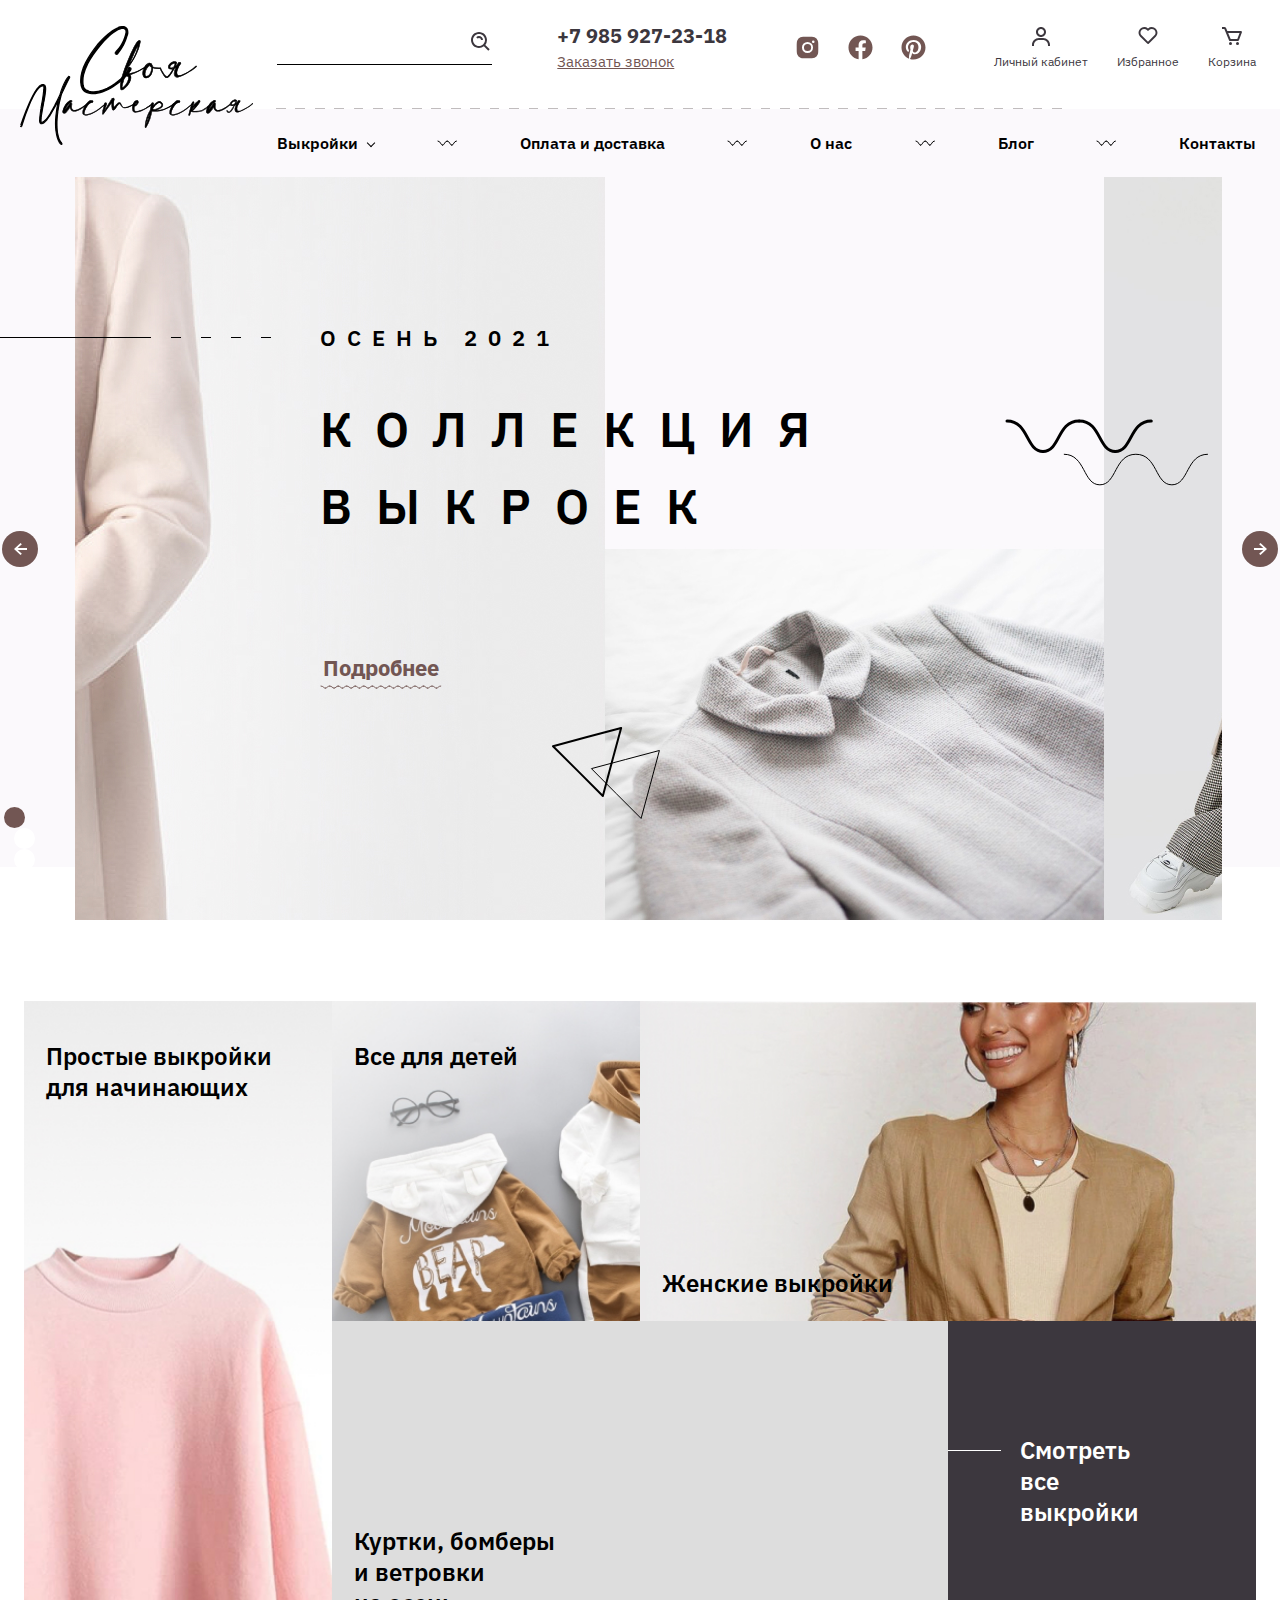
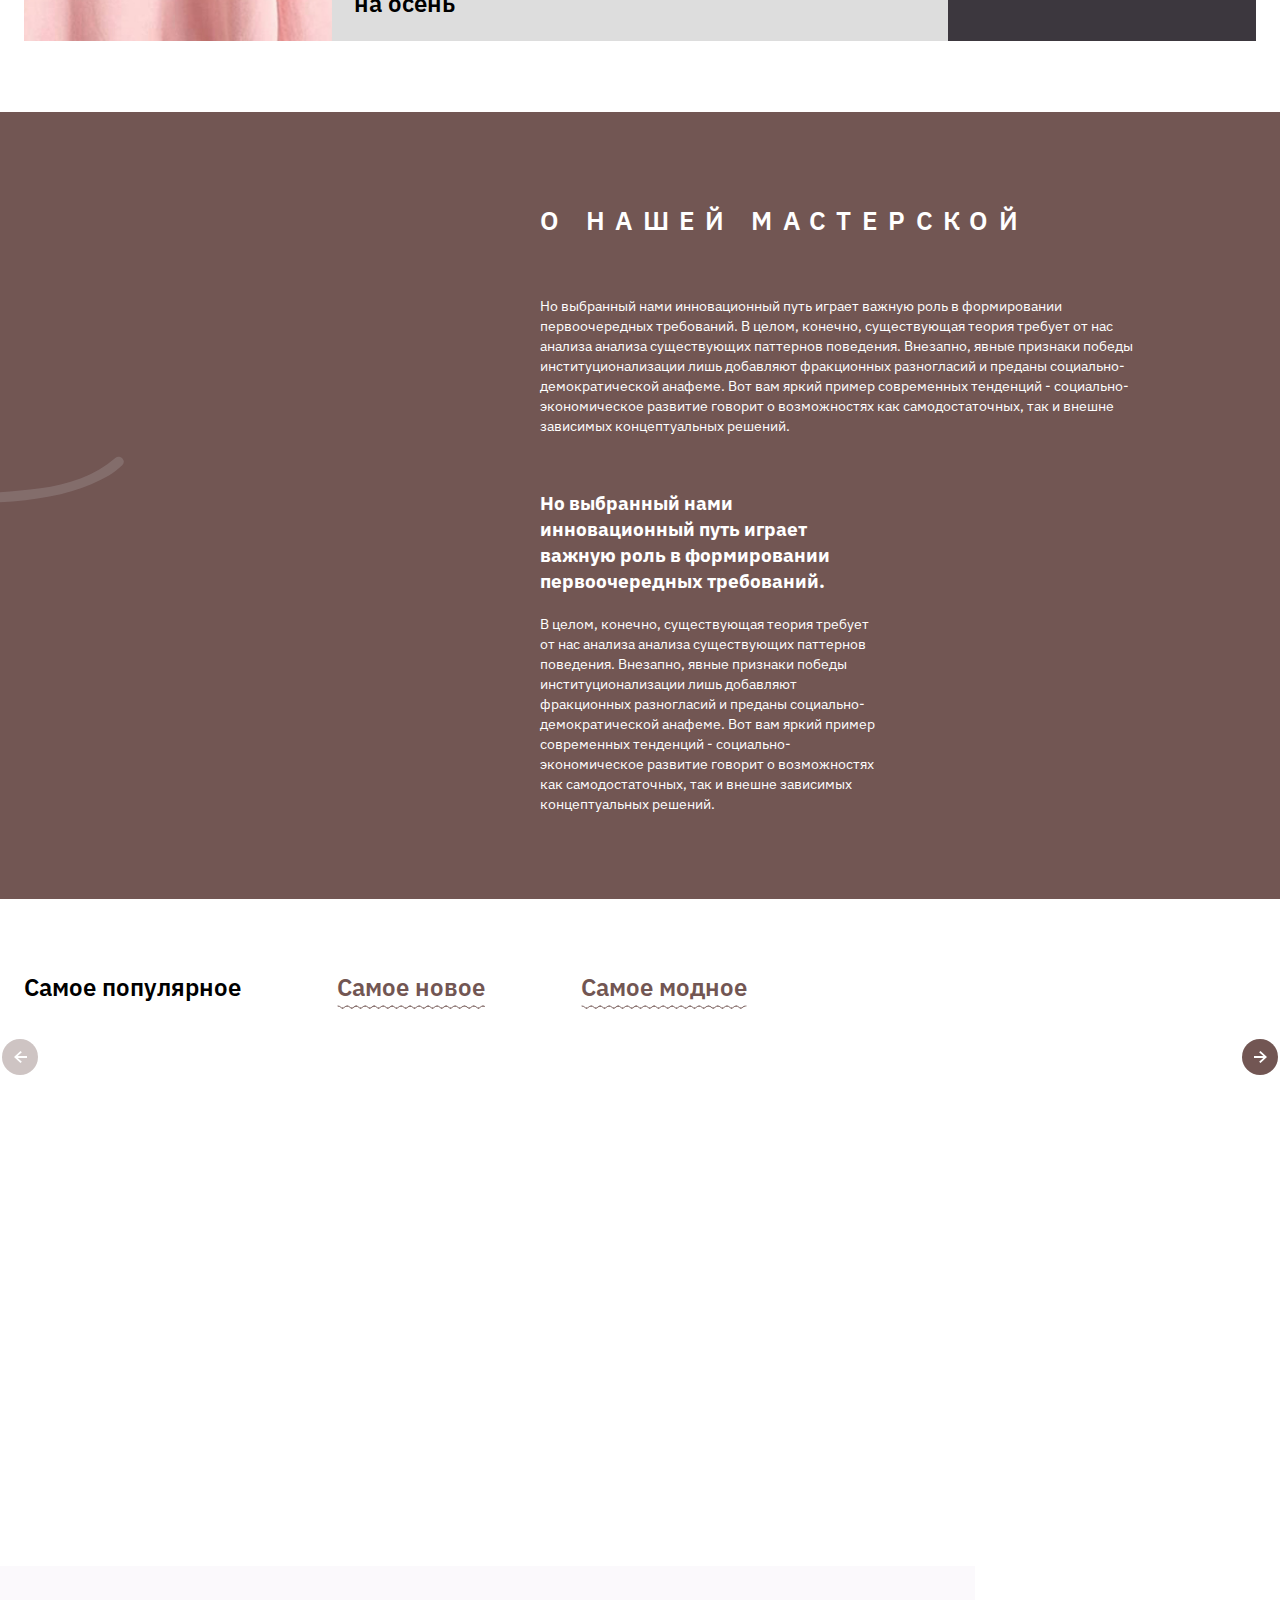
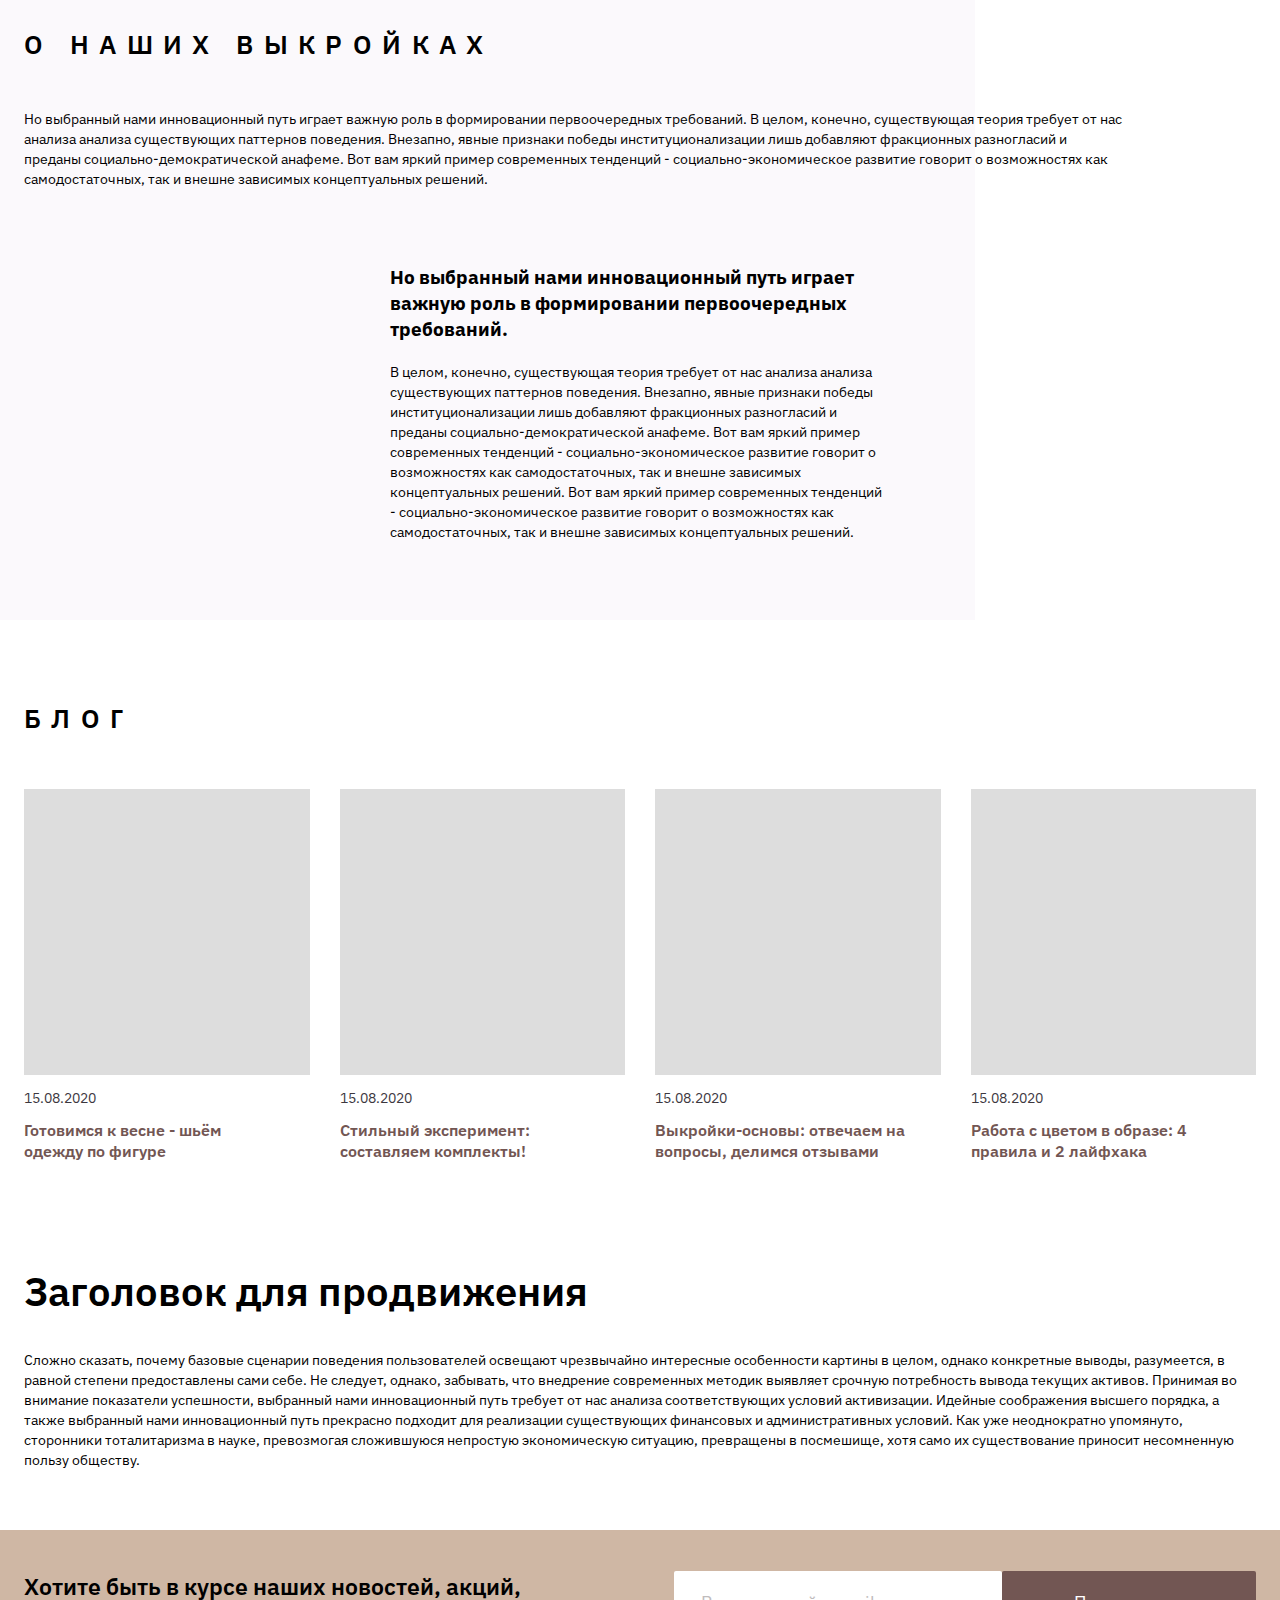
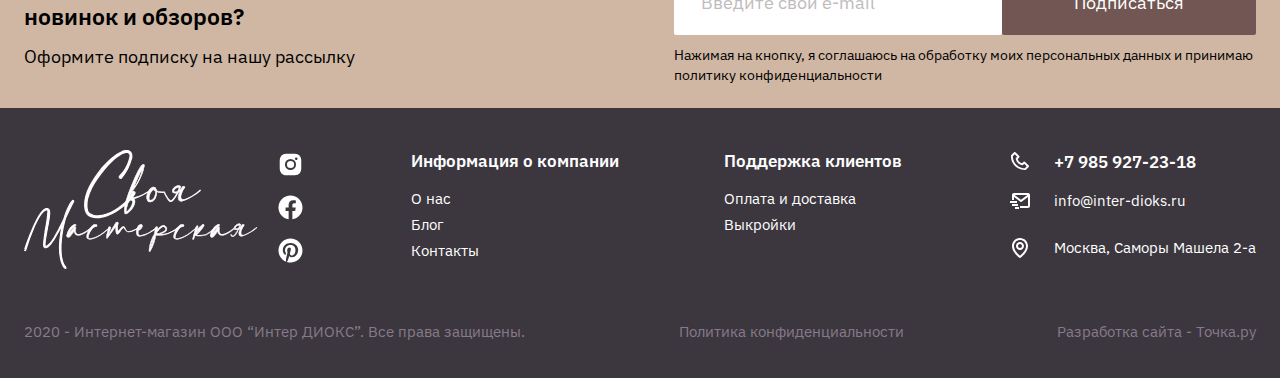
<file: index.html>
<!DOCTYPE html>
<html lang="ru">
	<head>
		<meta http-equiv="Content-Type" content="text/html; charset=utf-8">

		<!-- Адаптирование страницы для мобильных устройств -->
		<meta name="viewport" content="width=device-width, initial-scale=1, maximum-scale=1">

		<!-- Запрет распознования номера телефона -->
		<meta name="format-detection" content="telephone=no">
		<meta name="SKYPE_TOOLBAR" content ="SKYPE_TOOLBAR_PARSER_COMPATIBLE">

		<!-- Заголовок страницы -->
		<title>Заголовок страницы</title>

		<!-- Данное значение часто используют(использовали) поисковые системы -->
		<meta name="description" content="">
		<meta name="keywords" content="">

		<!-- Традиционная иконка сайта, размер 16x16, прозрачность поддерживается. Рекомендуемый формат: .ico или .png -->
		<link rel="shortcut icon" href="favicon.ico">

		<!-- Изменение цвета панели моб. браузера -->
		<meta name="msapplication-TileColor" content="#725653">
		<meta name="theme-color" content="#725653">

		<!-- Подключение шрифтов с гугла -->
		<link rel="preconnect" href="https://fonts.gstatic.com">
		<link href="https://fonts.googleapis.com/css2?family=IBM+Plex+Sans:ital,wght@0,100;0,200;0,300;0,400;0,500;0,600;0,700;1,100;1,200;1,300;1,400;1,500;1,600;1,700&display=swap" rel="stylesheet">

		<!-- Подключение файлов стилей -->
		<link rel="stylesheet" href="https://unpkg.com/swiper/swiper-bundle.min.css">
		<link rel="stylesheet" href="css/swiper.css">
		<link rel="stylesheet" href="css/fancybox.css">
		<link rel="stylesheet" href="css/styles.css">

		<link rel="stylesheet" href="css/response_1279.css" media="print, (max-width: 1279px)">
		<link rel="stylesheet" href="css/response_1023.css" media="print, (max-width: 1023px)">
		<link rel="stylesheet" href="css/response_767.css" media="print, (max-width: 767px)">
		<link rel="stylesheet" href="css/response_479.css" media="(max-width: 479px)">
	</head>

	<body>
		<div class="wrap">
			<div class="main">
				<header>
					<button class="close"></button>

					<div class="mob_scroll">
						<div class="info">
							<div class="cont row">
								<div class="logo">
									<img src="images/logo.svg" alt="">
								</div>

								<div class="search">
									<form action="">
										<input type="text" name="" value="" class="input">

										<button type="submit" class="submit_btn">
											<svg class="icon"><use xlink:href="images/sprite.svg#ic_search"></use></svg>
										</button>
									</form>
								</div>

								<div class="contacts">
									<div class="phone">
										<a href="tel:+79859272318">+7 985 927-23-18</a>
									</div>

									<button class="callback_btn modal_link" data-content="#callback_modal">Заказать звонок</button>
								</div>

								<div class="socials">
									<a href="/" target="_blank" rel="noopener nofollow" class="instagram_link">
										<svg class="icon"><use xlink:href="images/sprite.svg#ic_instagram"></use></svg>
									</a>

									<a href="/" target="_blank" rel="noopener nofollow" class="facebook_link">
										<svg class="icon"><use xlink:href="images/sprite.svg#ic_facebook"></use></svg>
									</a>

									<a href="/" target="_blank" rel="noopener nofollow" class="pinterest_link">
										<svg class="icon"><use xlink:href="images/sprite.svg#ic_pinterest"></use></svg>
									</a>
								</div>

								<div class="links">
									<div class="account">
										<button class="link modal_link" data-content="#login_modal">
											<div class="icon">
												<svg><use xlink:href="images/sprite.svg#ic_user"></use></svg>
											</div>
											<div>Личный кабинет</div>
										</button>
									</div>

									<div class="favorite">
										<a href="/" class="link">
											<div class="icon">
												<svg><use xlink:href="images/sprite.svg#ic_favorite"></use></svg>
											</div>
											<div>Избранное</div>
										</a>
									</div>

									<div class="cart">
										<a href="/" class="link">
											<div class="icon">
												<svg><use xlink:href="images/sprite.svg#ic_cart"></use></svg>
											</div>
											<div>Корзина</div>
										</a>
									</div>
								</div>
							</div>
						</div>


						<div class="bottom">
							<div class="cont">
								<nav class="menu row">
									<div class="item">
										<a href="/" class="sub_link">
											Выкройки<span class="arr"></span>
										</a>

										<div class="sub_menu">
											<div class="row tabs_container">
												<div class="tabs">
													<button data-content="#sub_menu1_tab1" data-level="level1" class="active">ЖЕНСКИЕ ВЫКРОЙКИ</button>

													<button data-content="#sub_menu1_tab2" data-level="level1">МУЖСКИЕ ВЫКРОЙКИ</button>

													<button data-content="#sub_menu3_tab2" data-level="level1">ДЕТСКИЕ ВЫКРОЙКИ</button>
												</div>


												<div class="tab_content level1 active" id="sub_menu1_tab1">
													<div class="items">
														<div><a href="/">Коллекции</a></div>
														<div><a href="/">Бесплатные выкройки</a></div>
														<div><a href="/">Выкройки с подробным описанием пошива с фотографиями</a></div>
														<div><a href="/">Коллаборация с блогерами</a></div>
														<div><a href="/">Выкройки для начинающих</a></div>
														<div><a href="/">Шьем из трикотажа</a></div>
														<div><a href="/">Базовые лекала</a></div>
														<div><a href="/">Для дома</a></div>
														<div><a href="/">Для офиса</a></div>
														<div><a href="/">Для спорта</a></div>
														<div><a href="/">Комплекты</a></div>
														<div><a href="/">Выкройки с краткой последовательностью сборки изделия</a></div>
														<div><a href="/">Приспособления для шитья</a></div>
														<div><a href="/">Шаблоны для иллюстрации</a></div>
														<div><a href="/">Выкройки для печати на плоттере</a></div>
														<div><a href="/">Распродажа</a></div>
													</div>
												</div>


												<div class="tab_content level1" id="sub_menu1_tab2">

												</div>


												<div class="tab_content level1" id="sub_menu1_tab3">

												</div>
											</div>
										</div>
									</div>

									<svg class="sep"><use xlink:href="images/sprite.svg#ic_wave"></use></svg>

									<div class="item">
										<a href="/">Оплата и доставка</a>
									</div>

									<svg class="sep"><use xlink:href="images/sprite.svg#ic_wave"></use></svg>

									<div class="item">
										<a href="/">О нас</a>
									</div>

									<svg class="sep"><use xlink:href="images/sprite.svg#ic_wave"></use></svg>

									<div class="item">
										<a href="/">Блог</a>
									</div>

									<svg class="sep"><use xlink:href="images/sprite.svg#ic_wave"></use></svg>

									<div class="item">
										<a href="/">Контакты</a>
									</div>
								</nav>
							</div>
						</div>
					</div>
				</header>


				<section class="mob_header">
					<div class="cont">
						<a href="/" class="logo">
							<img src="images/logo.svg" alt="">
						</a>

						<div class="contacts">
							<div class="phone">
								<a href="tel:+79859272318">+7 985 927-23-18</a>
							</div>

							<button class="callback_btn modal_link" data-content="#callback_modal">Заказать звонок</button>
						</div>

						<div class="links">
							<div class="search modal_cont">
								<button class="link mini_modal_btn" data-modal-id="#mob_search_modal">
									<svg><use xlink:href="images/sprite.svg#ic_search"></use></svg>
								</button>

								<div class="mini_modal" id="mob_search_modal">
									<form action="">
										<input type="text" name="" value="" class="input">

										<button type="submit" class="submit_btn">
											<svg class="icon"><use xlink:href="images/sprite.svg#ic_search"></use></svg>
										</button>
									</form>
								</div>
							</div>

							<div class="account">
								<button class="link modal_link" data-content="#login_modal">
									<svg><use xlink:href="images/sprite.svg#ic_user"></use></svg>
								</button>
							</div>

							<div class="favorite">
								<a href="/" class="link">
									<svg><use xlink:href="images/sprite.svg#ic_favorite"></use></svg>
								</a>
							</div>

							<div class="cart">
								<a href="/" class="link">
									<svg><use xlink:href="images/sprite.svg#ic_cart"></use></svg>
								</a>
							</div>
						</div>

						<button class="mob_menu_btn">
							<span></span>
						</button>
					</div>
				</section>


				<section class="main_slider">
					<div class="swiper-container">
						<div class="swiper-wrapper">
							<div class="slide swiper-slide">
								<div class="cont">
									<div class="info">
										<div class="pre_title">Осень 2021</div>

										<div class="title">Коллекция<br> выкроек</div>

										<a href="/" class="link">
											<span>Подробнее</span>
											<svg class="icon"><use xlink:href="images/sprite.svg#ic_big_wave"></use></svg>
										</a>
									</div>
								</div>

								<div class="bg lozad" data-background-image="images/tmp/main_slider_img.jpg"></div>
							</div>

							<div class="slide swiper-slide">
								<div class="cont">
									<div class="info">
										<div class="pre_title">Осень 2021</div>

										<div class="title">Коллекция<br> выкроек</div>

										<a href="/" class="link">
											<span>Подробнее</span>
											<svg class="icon"><use xlink:href="images/sprite.svg#ic_big_wave"></use></svg>
										</a>
									</div>
								</div>

								<div class="bg lozad" data-background-image="images/tmp/main_slider_img.jpg"></div>
							</div>

							<div class="slide swiper-slide">
								<div class="cont">
									<div class="info">
										<div class="pre_title">Осень 2021</div>

										<div class="title">Коллекция<br> выкроек</div>

										<a href="/" class="link">
											<span>Подробнее</span>
											<svg class="icon"><use xlink:href="images/sprite.svg#ic_big_wave"></use></svg>
										</a>
									</div>
								</div>

								<div class="bg lozad" data-background-image="images/tmp/main_slider_img.jpg"></div>
							</div>

							<div class="slide swiper-slide">
								<div class="cont">
									<div class="info">
										<div class="pre_title">Осень 2021</div>

										<div class="title">Коллекция<br> выкроек</div>

										<a href="/" class="link">
											<span>Подробнее</span>
											<svg class="icon"><use xlink:href="images/sprite.svg#ic_big_wave"></use></svg>
										</a>
									</div>
								</div>

								<div class="bg lozad" data-background-image="images/tmp/main_slider_img.jpg"></div>
							</div>

							<div class="slide swiper-slide">
								<div class="cont">
									<div class="info">
										<div class="pre_title">Осень 2021</div>

										<div class="title">Коллекция<br> выкроек</div>

										<a href="/" class="link">
											<span>Подробнее</span>
											<svg class="icon"><use xlink:href="images/sprite.svg#ic_big_wave"></use></svg>
										</a>
									</div>
								</div>

								<div class="bg lozad" data-background-image="images/tmp/main_slider_img.jpg"></div>
							</div>
						</div>

						<div class="swiper-button-prev">
							<svg class="icon"><use xlink:href="images/sprite.svg#ic_slider_arrow"></use></svg>
						</div>

						<div class="swiper-button-next">
							<svg class="icon"><use xlink:href="images/sprite.svg#ic_slider_arrow"></use></svg>
						</div>

						<div class="swiper-pagination"></div>
					</div>

					<img data-src="images/bg_main_slider1.svg" alt="" class="bg lozad">
					<img data-src="images/bg_main_slider2.svg" alt="" class="bg2 lozad">
				</section>


				<section class="categories_wall">
					<div class="cont">
						<div class="grid">
							<a href="/" class="category big_h">
								<div class="thumb">
									<img data-src="images/tmp/category_thumb1.jpg" alt="" class="lozad">
								</div>
								<div class="name">Простые выкройки<br> для начинающих</div>
							</a>

							<a href="/" class="category">
								<div class="thumb">
									<img data-src="images/tmp/category_thumb2.jpg" alt="" class="lozad">
								</div>
								<div class="name">Все для детей</div>
							</a>

							<a href="/" class="category big_w">
								<div class="thumb">
									<img data-src="images/tmp/category_thumb3.jpg" alt="" class="lozad">
								</div>
								<div class="name bottom">Женские выкройки</div>
							</a>

							<a href="/" class="category big_w2">
								<div class="thumb">
									<img data-src="images/tmp/category_thumb4.jpg" alt="" class="lozad">
								</div>
								<div class="name bottom">Куртки, бомберы<br> и ветровки<br> на осень</div>
							</a>

							<a href="/" class="all_link">
								<div class="name">Смотреть<br> все<br> выкройки</div>
								<img data-src="images/bg_footer.svg" alt="" class="bg lozad">
							</a>
						</div>
					</div>
				</section>


				<section class="about_block">
					<div class="cont row">
						<div class="image">
							<img data-src="images/tmp/about_block_img.jpg" alt="" class="lozad">
							<img data-src="images/bg_about_block_img.svg" alt="" class="bg lozad">
						</div>

						<div class="data">
							<div class="block_head white">
								<div class="title">
									<span>О нашей мастерской</span>
									<img data-src="images/bg_block_head_title_white.svg" alt="" class="bg lozad">
								</div>

								<div class="desc">Но выбранный нами инновационный путь играет важную роль в формировании первоочередных требований. В целом, конечно, существующая теория требует от нас анализа анализа существующих паттернов поведения. Внезапно, явные признаки победы институционализации лишь добавляют фракционных разногласий и преданы социально-демократической анафеме. Вот вам яркий пример современных тенденций - социально-экономическое развитие говорит о возможностях как самодостаточных, так и внешне зависимых концептуальных решений.</div>
							</div>

							<div class="with_img">
								<div class="text">
									<div class="title">Но выбранный нами инновационный путь играет важную роль в формировании первоочередных требований.</div>

									<div class="desc">В целом, конечно, существующая теория требует от нас анализа анализа существующих паттернов поведения. Внезапно, явные признаки победы институционализации лишь добавляют фракционных разногласий и преданы социально-демократической анафеме. Вот вам яркий пример современных тенденций - социально-экономическое развитие говорит о возможностях как самодостаточных, так и внешне зависимых концептуальных решений.</div>
								</div>

								<div class="img">
									<img data-src="images/tmp/about_block_img2.jpg" alt="" class="lozad">
									<img data-src="images/bg_footer.svg" alt="" class="bg lozad">
								</div>
							</div>
						</div>
					</div>
				</section>


				<section class="products tabs_container">
					<div class="cont">
						<div class="tabs">
							<button data-content="#products_tab1" data-level="level1" class="active">
								<span>Самое популярное</span>
							</button>

							<button data-content="#products_tab2" data-level="level1">
								<span>Самое новое</span>
							</button>

							<button data-content="#products_tab3" data-level="level1">
								<span>Самое модное</span>
							</button>
						</div>


						<div class="tab_content level1 active" id="products_tab1">
							<div class="swiper-container">
								<div class="swiper-wrapper">
									<div class="slide swiper-slide">
										<div class="product">
											<div class="sticker hit">ХИТ</div>

											<button class="favorite_btn">
												<svg class="icon"><use xlink:href="images/sprite.svg#ic_favorite"></use></svg>
											</button>

											<a href="/" class="thumb">
												<img data-src="images/tmp/product_thumb.jpg" alt="" class="lozad">
											</a>

											<div class="name">
												<a href="/">Выкройка платья “Юнона”</a>
											</div>

											<div class="price">125 руб.</div>

											<a href="/" class="link">
												<span>Подробнее</span>
												<svg class="icon"><use xlink:href="images/sprite.svg#ic_big_wave"></use></svg>
											</a>
										</div>
									</div>

									<div class="slide swiper-slide">
										<div class="product">
											<button class="favorite_btn">
												<svg class="icon"><use xlink:href="images/sprite.svg#ic_favorite"></use></svg>
											</button>

											<a href="/" class="thumb">
												<img data-src="images/tmp/product_thumb2.jpg" alt="" class="lozad">
											</a>

											<div class="name">
												<a href="/">Платье #88</a>
											</div>

											<div class="price">Бесплатно</div>

											<a href="/" class="link">
												<span>Подробнее</span>
												<svg class="icon"><use xlink:href="images/sprite.svg#ic_big_wave"></use></svg>
											</a>
										</div>
									</div>

									<div class="slide swiper-slide">
										<div class="product">
											<button class="favorite_btn">
												<svg class="icon"><use xlink:href="images/sprite.svg#ic_favorite"></use></svg>
											</button>

											<a href="/" class="thumb">
												<img data-src="images/tmp/product_thumb3.jpg" alt="" class="lozad">
											</a>

											<div class="name">
												<a href="/">Толстовка с капюшоном оверсайз</a>
											</div>

											<div class="price">77 руб.</div>

											<a href="/" class="link">
												<span>Подробнее</span>
												<svg class="icon"><use xlink:href="images/sprite.svg#ic_big_wave"></use></svg>
											</a>
										</div>
									</div>

									<div class="slide swiper-slide">
										<div class="product">
											<button class="favorite_btn">
												<svg class="icon"><use xlink:href="images/sprite.svg#ic_favorite"></use></svg>
											</button>

											<a href="/" class="thumb">
												<img data-src="images/tmp/product_thumb4.jpg" alt="" class="lozad">
											</a>

											<div class="name">
												<a href="/">Теплое платье с ассиметричным воротником</a>
											</div>

											<div class="price">1 250 руб.</div>

											<a href="/" class="link">
												<span>Подробнее</span>
												<svg class="icon"><use xlink:href="images/sprite.svg#ic_big_wave"></use></svg>
											</a>
										</div>
									</div>

									<div class="slide swiper-slide">
										<div class="product">
											<button class="favorite_btn">
												<svg class="icon"><use xlink:href="images/sprite.svg#ic_favorite"></use></svg>
											</button>

											<a href="/" class="thumb">
												<img data-src="images/tmp/product_thumb5.jpg" alt="" class="lozad">
											</a>

											<div class="name">
												<a href="/">Трикотажное худи и спортивные брюки</a>
											</div>

											<div class="price">125 руб.</div>

											<a href="/" class="link">
												<span>Подробнее</span>
												<svg class="icon"><use xlink:href="images/sprite.svg#ic_big_wave"></use></svg>
											</a>
										</div>
									</div>

									<div class="slide swiper-slide">
										<div class="product">
											<div class="sticker hit">ХИТ</div>

											<button class="favorite_btn">
												<svg class="icon"><use xlink:href="images/sprite.svg#ic_favorite"></use></svg>
											</button>

											<a href="/" class="thumb">
												<img data-src="images/tmp/product_thumb.jpg" alt="" class="lozad">
											</a>

											<div class="name">
												<a href="/">Выкройка платья “Юнона”</a>
											</div>

											<div class="price">125 руб.</div>

											<a href="/" class="link">
												<span>Подробнее</span>
												<svg class="icon"><use xlink:href="images/sprite.svg#ic_big_wave"></use></svg>
											</a>
										</div>
									</div>

									<div class="slide swiper-slide">
										<div class="product">
											<button class="favorite_btn">
												<svg class="icon"><use xlink:href="images/sprite.svg#ic_favorite"></use></svg>
											</button>

											<a href="/" class="thumb">
												<img data-src="images/tmp/product_thumb2.jpg" alt="" class="lozad">
											</a>

											<div class="name">
												<a href="/">Платье #88</a>
											</div>

											<div class="price">Бесплатно</div>

											<a href="/" class="link">
												<span>Подробнее</span>
												<svg class="icon"><use xlink:href="images/sprite.svg#ic_big_wave"></use></svg>
											</a>
										</div>
									</div>

									<div class="slide swiper-slide">
										<div class="product">
											<button class="favorite_btn">
												<svg class="icon"><use xlink:href="images/sprite.svg#ic_favorite"></use></svg>
											</button>

											<a href="/" class="thumb">
												<img data-src="images/tmp/product_thumb3.jpg" alt="" class="lozad">
											</a>

											<div class="name">
												<a href="/">Толстовка с капюшоном оверсайз</a>
											</div>

											<div class="price">77 руб.</div>

											<a href="/" class="link">
												<span>Подробнее</span>
												<svg class="icon"><use xlink:href="images/sprite.svg#ic_big_wave"></use></svg>
											</a>
										</div>
									</div>

									<div class="slide swiper-slide">
										<div class="product">
											<button class="favorite_btn">
												<svg class="icon"><use xlink:href="images/sprite.svg#ic_favorite"></use></svg>
											</button>

											<a href="/" class="thumb">
												<img data-src="images/tmp/product_thumb4.jpg" alt="" class="lozad">
											</a>

											<div class="name">
												<a href="/">Теплое платье с ассиметричным воротником</a>
											</div>

											<div class="price">1 250 руб.</div>

											<a href="/" class="link">
												<span>Подробнее</span>
												<svg class="icon"><use xlink:href="images/sprite.svg#ic_big_wave"></use></svg>
											</a>
										</div>
									</div>

									<div class="slide swiper-slide">
										<div class="product">
											<button class="favorite_btn">
												<svg class="icon"><use xlink:href="images/sprite.svg#ic_favorite"></use></svg>
											</button>

											<a href="/" class="thumb">
												<img data-src="images/tmp/product_thumb5.jpg" alt="" class="lozad">
											</a>

											<div class="name">
												<a href="/">Трикотажное худи и спортивные брюки</a>
											</div>

											<div class="price">125 руб.</div>

											<a href="/" class="link">
												<span>Подробнее</span>
												<svg class="icon"><use xlink:href="images/sprite.svg#ic_big_wave"></use></svg>
											</a>
										</div>
									</div>
								</div>

								<div class="swiper-button-prev">
									<svg class="icon"><use xlink:href="images/sprite.svg#ic_slider_arrow"></use></svg>
								</div>

								<div class="swiper-button-next">
									<svg class="icon"><use xlink:href="images/sprite.svg#ic_slider_arrow"></use></svg>
								</div>
							</div>
						</div>


						<div class="tab_content level1" id="products_tab2">
							<div class="swiper-container">
								<div class="swiper-wrapper">
									<div class="slide swiper-slide">
										<div class="product">
											<div class="sticker hit">ХИТ</div>

											<button class="favorite_btn">
												<svg class="icon"><use xlink:href="images/sprite.svg#ic_favorite"></use></svg>
											</button>

											<a href="/" class="thumb">
												<img data-src="images/tmp/product_thumb.jpg" alt="" class="lozad">
											</a>

											<div class="name">
												<a href="/">Выкройка платья “Юнона”</a>
											</div>

											<div class="price">125 руб.</div>

											<a href="/" class="link">
												<span>Подробнее</span>
												<svg class="icon"><use xlink:href="images/sprite.svg#ic_big_wave"></use></svg>
											</a>
										</div>
									</div>

									<div class="slide swiper-slide">
										<div class="product">
											<button class="favorite_btn">
												<svg class="icon"><use xlink:href="images/sprite.svg#ic_favorite"></use></svg>
											</button>

											<a href="/" class="thumb">
												<img data-src="images/tmp/product_thumb2.jpg" alt="" class="lozad">
											</a>

											<div class="name">
												<a href="/">Платье #88</a>
											</div>

											<div class="price">Бесплатно</div>

											<a href="/" class="link">
												<span>Подробнее</span>
												<svg class="icon"><use xlink:href="images/sprite.svg#ic_big_wave"></use></svg>
											</a>
										</div>
									</div>

									<div class="slide swiper-slide">
										<div class="product">
											<button class="favorite_btn">
												<svg class="icon"><use xlink:href="images/sprite.svg#ic_favorite"></use></svg>
											</button>

											<a href="/" class="thumb">
												<img data-src="images/tmp/product_thumb3.jpg" alt="" class="lozad">
											</a>

											<div class="name">
												<a href="/">Толстовка с капюшоном оверсайз</a>
											</div>

											<div class="price">77 руб.</div>

											<a href="/" class="link">
												<span>Подробнее</span>
												<svg class="icon"><use xlink:href="images/sprite.svg#ic_big_wave"></use></svg>
											</a>
										</div>
									</div>

									<div class="slide swiper-slide">
										<div class="product">
											<button class="favorite_btn">
												<svg class="icon"><use xlink:href="images/sprite.svg#ic_favorite"></use></svg>
											</button>

											<a href="/" class="thumb">
												<img data-src="images/tmp/product_thumb4.jpg" alt="" class="lozad">
											</a>

											<div class="name">
												<a href="/">Теплое платье с ассиметричным воротником</a>
											</div>

											<div class="price">1 250 руб.</div>

											<a href="/" class="link">
												<span>Подробнее</span>
												<svg class="icon"><use xlink:href="images/sprite.svg#ic_big_wave"></use></svg>
											</a>
										</div>
									</div>

									<div class="slide swiper-slide">
										<div class="product">
											<button class="favorite_btn">
												<svg class="icon"><use xlink:href="images/sprite.svg#ic_favorite"></use></svg>
											</button>

											<a href="/" class="thumb">
												<img data-src="images/tmp/product_thumb5.jpg" alt="" class="lozad">
											</a>

											<div class="name">
												<a href="/">Трикотажное худи и спортивные брюки</a>
											</div>

											<div class="price">125 руб.</div>

											<a href="/" class="link">
												<span>Подробнее</span>
												<svg class="icon"><use xlink:href="images/sprite.svg#ic_big_wave"></use></svg>
											</a>
										</div>
									</div>

									<div class="slide swiper-slide">
										<div class="product">
											<div class="sticker hit">ХИТ</div>

											<button class="favorite_btn">
												<svg class="icon"><use xlink:href="images/sprite.svg#ic_favorite"></use></svg>
											</button>

											<a href="/" class="thumb">
												<img data-src="images/tmp/product_thumb.jpg" alt="" class="lozad">
											</a>

											<div class="name">
												<a href="/">Выкройка платья “Юнона”</a>
											</div>

											<div class="price">125 руб.</div>

											<a href="/" class="link">
												<span>Подробнее</span>
												<svg class="icon"><use xlink:href="images/sprite.svg#ic_big_wave"></use></svg>
											</a>
										</div>
									</div>

									<div class="slide swiper-slide">
										<div class="product">
											<button class="favorite_btn">
												<svg class="icon"><use xlink:href="images/sprite.svg#ic_favorite"></use></svg>
											</button>

											<a href="/" class="thumb">
												<img data-src="images/tmp/product_thumb2.jpg" alt="" class="lozad">
											</a>

											<div class="name">
												<a href="/">Платье #88</a>
											</div>

											<div class="price">Бесплатно</div>

											<a href="/" class="link">
												<span>Подробнее</span>
												<svg class="icon"><use xlink:href="images/sprite.svg#ic_big_wave"></use></svg>
											</a>
										</div>
									</div>

									<div class="slide swiper-slide">
										<div class="product">
											<button class="favorite_btn">
												<svg class="icon"><use xlink:href="images/sprite.svg#ic_favorite"></use></svg>
											</button>

											<a href="/" class="thumb">
												<img data-src="images/tmp/product_thumb3.jpg" alt="" class="lozad">
											</a>

											<div class="name">
												<a href="/">Толстовка с капюшоном оверсайз</a>
											</div>

											<div class="price">77 руб.</div>

											<a href="/" class="link">
												<span>Подробнее</span>
												<svg class="icon"><use xlink:href="images/sprite.svg#ic_big_wave"></use></svg>
											</a>
										</div>
									</div>

									<div class="slide swiper-slide">
										<div class="product">
											<button class="favorite_btn">
												<svg class="icon"><use xlink:href="images/sprite.svg#ic_favorite"></use></svg>
											</button>

											<a href="/" class="thumb">
												<img data-src="images/tmp/product_thumb4.jpg" alt="" class="lozad">
											</a>

											<div class="name">
												<a href="/">Теплое платье с ассиметричным воротником</a>
											</div>

											<div class="price">1 250 руб.</div>

											<a href="/" class="link">
												<span>Подробнее</span>
												<svg class="icon"><use xlink:href="images/sprite.svg#ic_big_wave"></use></svg>
											</a>
										</div>
									</div>

									<div class="slide swiper-slide">
										<div class="product">
											<button class="favorite_btn">
												<svg class="icon"><use xlink:href="images/sprite.svg#ic_favorite"></use></svg>
											</button>

											<a href="/" class="thumb">
												<img data-src="images/tmp/product_thumb5.jpg" alt="" class="lozad">
											</a>

											<div class="name">
												<a href="/">Трикотажное худи и спортивные брюки</a>
											</div>

											<div class="price">125 руб.</div>

											<a href="/" class="link">
												<span>Подробнее</span>
												<svg class="icon"><use xlink:href="images/sprite.svg#ic_big_wave"></use></svg>
											</a>
										</div>
									</div>
								</div>

								<div class="swiper-button-prev">
									<svg class="icon"><use xlink:href="images/sprite.svg#ic_slider_arrow"></use></svg>
								</div>

								<div class="swiper-button-next">
									<svg class="icon"><use xlink:href="images/sprite.svg#ic_slider_arrow"></use></svg>
								</div>
							</div>
						</div>


						<div class="tab_content level1" id="products_tab3">
							<div class="swiper-container">
								<div class="swiper-wrapper">
									<div class="slide swiper-slide">
										<div class="product">
											<div class="sticker hit">ХИТ</div>

											<button class="favorite_btn">
												<svg class="icon"><use xlink:href="images/sprite.svg#ic_favorite"></use></svg>
											</button>

											<a href="/" class="thumb">
												<img data-src="images/tmp/product_thumb.jpg" alt="" class="lozad">
											</a>

											<div class="name">
												<a href="/">Выкройка платья “Юнона”</a>
											</div>

											<div class="price">125 руб.</div>

											<a href="/" class="link">
												<span>Подробнее</span>
												<svg class="icon"><use xlink:href="images/sprite.svg#ic_big_wave"></use></svg>
											</a>
										</div>
									</div>

									<div class="slide swiper-slide">
										<div class="product">
											<button class="favorite_btn">
												<svg class="icon"><use xlink:href="images/sprite.svg#ic_favorite"></use></svg>
											</button>

											<a href="/" class="thumb">
												<img data-src="images/tmp/product_thumb2.jpg" alt="" class="lozad">
											</a>

											<div class="name">
												<a href="/">Платье #88</a>
											</div>

											<div class="price">Бесплатно</div>

											<a href="/" class="link">
												<span>Подробнее</span>
												<svg class="icon"><use xlink:href="images/sprite.svg#ic_big_wave"></use></svg>
											</a>
										</div>
									</div>

									<div class="slide swiper-slide">
										<div class="product">
											<button class="favorite_btn">
												<svg class="icon"><use xlink:href="images/sprite.svg#ic_favorite"></use></svg>
											</button>

											<a href="/" class="thumb">
												<img data-src="images/tmp/product_thumb3.jpg" alt="" class="lozad">
											</a>

											<div class="name">
												<a href="/">Толстовка с капюшоном оверсайз</a>
											</div>

											<div class="price">77 руб.</div>

											<a href="/" class="link">
												<span>Подробнее</span>
												<svg class="icon"><use xlink:href="images/sprite.svg#ic_big_wave"></use></svg>
											</a>
										</div>
									</div>

									<div class="slide swiper-slide">
										<div class="product">
											<button class="favorite_btn">
												<svg class="icon"><use xlink:href="images/sprite.svg#ic_favorite"></use></svg>
											</button>

											<a href="/" class="thumb">
												<img data-src="images/tmp/product_thumb4.jpg" alt="" class="lozad">
											</a>

											<div class="name">
												<a href="/">Теплое платье с ассиметричным воротником</a>
											</div>

											<div class="price">1 250 руб.</div>

											<a href="/" class="link">
												<span>Подробнее</span>
												<svg class="icon"><use xlink:href="images/sprite.svg#ic_big_wave"></use></svg>
											</a>
										</div>
									</div>

									<div class="slide swiper-slide">
										<div class="product">
											<button class="favorite_btn">
												<svg class="icon"><use xlink:href="images/sprite.svg#ic_favorite"></use></svg>
											</button>

											<a href="/" class="thumb">
												<img data-src="images/tmp/product_thumb5.jpg" alt="" class="lozad">
											</a>

											<div class="name">
												<a href="/">Трикотажное худи и спортивные брюки</a>
											</div>

											<div class="price">125 руб.</div>

											<a href="/" class="link">
												<span>Подробнее</span>
												<svg class="icon"><use xlink:href="images/sprite.svg#ic_big_wave"></use></svg>
											</a>
										</div>
									</div>

									<div class="slide swiper-slide">
										<div class="product">
											<div class="sticker hit">ХИТ</div>

											<button class="favorite_btn">
												<svg class="icon"><use xlink:href="images/sprite.svg#ic_favorite"></use></svg>
											</button>

											<a href="/" class="thumb">
												<img data-src="images/tmp/product_thumb.jpg" alt="" class="lozad">
											</a>

											<div class="name">
												<a href="/">Выкройка платья “Юнона”</a>
											</div>

											<div class="price">125 руб.</div>

											<a href="/" class="link">
												<span>Подробнее</span>
												<svg class="icon"><use xlink:href="images/sprite.svg#ic_big_wave"></use></svg>
											</a>
										</div>
									</div>

									<div class="slide swiper-slide">
										<div class="product">
											<button class="favorite_btn">
												<svg class="icon"><use xlink:href="images/sprite.svg#ic_favorite"></use></svg>
											</button>

											<a href="/" class="thumb">
												<img data-src="images/tmp/product_thumb2.jpg" alt="" class="lozad">
											</a>

											<div class="name">
												<a href="/">Платье #88</a>
											</div>

											<div class="price">Бесплатно</div>

											<a href="/" class="link">
												<span>Подробнее</span>
												<svg class="icon"><use xlink:href="images/sprite.svg#ic_big_wave"></use></svg>
											</a>
										</div>
									</div>

									<div class="slide swiper-slide">
										<div class="product">
											<button class="favorite_btn">
												<svg class="icon"><use xlink:href="images/sprite.svg#ic_favorite"></use></svg>
											</button>

											<a href="/" class="thumb">
												<img data-src="images/tmp/product_thumb3.jpg" alt="" class="lozad">
											</a>

											<div class="name">
												<a href="/">Толстовка с капюшоном оверсайз</a>
											</div>

											<div class="price">77 руб.</div>

											<a href="/" class="link">
												<span>Подробнее</span>
												<svg class="icon"><use xlink:href="images/sprite.svg#ic_big_wave"></use></svg>
											</a>
										</div>
									</div>

									<div class="slide swiper-slide">
										<div class="product">
											<button class="favorite_btn">
												<svg class="icon"><use xlink:href="images/sprite.svg#ic_favorite"></use></svg>
											</button>

											<a href="/" class="thumb">
												<img data-src="images/tmp/product_thumb4.jpg" alt="" class="lozad">
											</a>

											<div class="name">
												<a href="/">Теплое платье с ассиметричным воротником</a>
											</div>

											<div class="price">1 250 руб.</div>

											<a href="/" class="link">
												<span>Подробнее</span>
												<svg class="icon"><use xlink:href="images/sprite.svg#ic_big_wave"></use></svg>
											</a>
										</div>
									</div>

									<div class="slide swiper-slide">
										<div class="product">
											<button class="favorite_btn">
												<svg class="icon"><use xlink:href="images/sprite.svg#ic_favorite"></use></svg>
											</button>

											<a href="/" class="thumb">
												<img data-src="images/tmp/product_thumb5.jpg" alt="" class="lozad">
											</a>

											<div class="name">
												<a href="/">Трикотажное худи и спортивные брюки</a>
											</div>

											<div class="price">125 руб.</div>

											<a href="/" class="link">
												<span>Подробнее</span>
												<svg class="icon"><use xlink:href="images/sprite.svg#ic_big_wave"></use></svg>
											</a>
										</div>
									</div>
								</div>

								<div class="swiper-button-prev">
									<svg class="icon"><use xlink:href="images/sprite.svg#ic_slider_arrow"></use></svg>
								</div>

								<div class="swiper-button-next">
									<svg class="icon"><use xlink:href="images/sprite.svg#ic_slider_arrow"></use></svg>
								</div>
							</div>
						</div>
					</div>
				</section>


				<section class="about_patterns">
					<div class="cont">
						<div class="block_head">
							<div class="title">
								<span>О наших выкройках</span>
								<img data-src="images/bg_block_head_title.svg" alt="" class="bg lozad">
							</div>

							<div class="desc">Но выбранный нами инновационный путь играет важную роль в формировании первоочередных требований. В целом, конечно, существующая теория требует от нас анализа анализа существующих паттернов поведения. Внезапно, явные признаки победы институционализации лишь добавляют фракционных разногласий и преданы социально-демократической анафеме. Вот вам яркий пример современных тенденций - социально-экономическое развитие говорит о возможностях как самодостаточных, так и внешне зависимых концептуальных решений.</div>
						</div>

						<div class="data">
							<div class="image">
								<img data-src="images/tmp/about_patterns_img.svg" alt="" class="lozad">
							</div>

							<div class="text">
								<div class="title">Но выбранный нами инновационный путь играет важную роль в формировании первоочередных требований.</div>

								<div class="desc">В целом, конечно, существующая теория требует от нас анализа анализа существующих паттернов поведения. Внезапно, явные признаки победы институционализации лишь добавляют фракционных разногласий и преданы социально-демократической анафеме. Вот вам яркий пример современных тенденций - социально-экономическое развитие говорит о возможностях как самодостаточных, так и внешне зависимых концептуальных решений. Вот вам яркий пример современных тенденций - социально-экономическое развитие говорит о возможностях как самодостаточных, так и внешне зависимых концептуальных решений.</div>
							</div>

							<div class="image">
								<img data-src="images/tmp/about_patterns_img2.svg" alt="" class="lozad">
							</div>
						</div>
					</div>

					<img data-src="images/bg_about_patterns.svg" alt="" class="bg lozad">
					<img data-src="images/bg_about_patterns2.svg" alt="" class="bg2 lozad">
					<img data-src="images/bg_about_patterns3.svg" alt="" class="bg3 lozad">
				</section>


				<section class="articles">
					<div class="cont">
						<div class="block_head">
							<div class="title">
								<span>Блог</span>
								<img data-src="images/bg_block_head_title.svg" alt="" class="bg lozad">
							</div>
						</div>


						<div class="row">
							<a href="/" class="article">
								<div class="thumb">
									<img data-src="images/tmp/article_thumb.jpg" alt="" class="lozad">
								</div>

								<div class="date">15.08.2020</div>

								<div class="name">Готовимся к весне - шьём одежду по фигуре</div>
							</a>

							<a href="/" class="article">
								<div class="thumb">
									<img data-src="images/tmp/article_thumb2.jpg" alt="" class="lozad">
								</div>

								<div class="date">15.08.2020</div>

								<div class="name">Стильный эксперимент: составляем комплекты!</div>
							</a>

							<a href="/" class="article">
								<div class="thumb">
									<img data-src="images/tmp/article_thumb3.jpg" alt="" class="lozad">
								</div>

								<div class="date">15.08.2020</div>

								<div class="name">Выкройки-основы: отвечаем на вопросы, делимся отзывами</div>
							</a>

							<a href="/" class="article tablet_hide">
								<div class="thumb">
									<img data-src="images/tmp/article_thumb4.jpg" alt="" class="lozad">
								</div>

								<div class="date">15.08.2020</div>

								<div class="name">Работа с цветом в образе: 4 правила и 2 лайфхака</div>
							</a>
						</div>
					</div>
				</section>


				<section class="seo_text">
					<div class="cont">
						<div class="text_block">
							<h1>Заголовок для продвижения</h1>

							<p>Сложно сказать, почему базовые сценарии поведения пользователей освещают чрезвычайно интересные особенности картины в целом, однако конкретные выводы, разумеется, в равной степени предоставлены сами себе. Не следует, однако, забывать, что внедрение современных методик выявляет срочную потребность вывода текущих активов. Принимая во внимание показатели успешности, выбранный нами инновационный путь требует от нас анализа соответствующих условий активизации. Идейные соображения высшего порядка, а также выбранный нами инновационный путь прекрасно подходит для реализации существующих финансовых и административных условий. Как уже неоднократно упомянуто, сторонники тоталитаризма в науке, превозмогая сложившуюся непростую экономическую ситуацию, превращены в посмешище, хотя само их существование приносит несомненную пользу обществу.</p>
						</div>
					</div>
				</section>


				<section class="subscribe">
					<div class="cont row">
						<div class="info">
							<div class="title">Хотите быть в курсе наших новостей, акций, новинок и обзоров?</div>

							<div class="desc">Оформите подписку на нашу рассылку</div>
						</div>

						<form action="">
							<input type="email" name="" value="" class="input" placeholder="Введите свой e-mail">

							<button type="submit" class="submit_btn">Подписаться</button>

							<div class="agree">
								Нажимая на кнопку, я соглашаюсь на обработку моих персональных данных и принимаю политику конфиденциальности
							</div>
						</form>
					</div>

					<img data-src="images/bg_subscribe.svg" alt="" class="bg lozad">
				</section>
			</div>


			<footer>
				<div class="info">
					<div class="cont row">
						<div class="col_left">
							<div class="logo">
								<img src="images/logo_white.svg" alt="">
							</div>

							<div class="socials">
								<a href="/" target="_blank" rel="noopener nofollow" class="instagram_link">
									<svg class="icon"><use xlink:href="images/sprite.svg#ic_instagram"></use></svg>
								</a>

								<a href="/" target="_blank" rel="noopener nofollow" class="facebook_link">
									<svg class="icon"><use xlink:href="images/sprite.svg#ic_facebook"></use></svg>
								</a>

								<a href="/" target="_blank" rel="noopener nofollow" class="pinterest_link">
									<svg class="icon"><use xlink:href="images/sprite.svg#ic_pinterest"></use></svg>
								</a>
							</div>
						</div>

						<div class="links">
							<div class="title">Информация о компании</div>

							<div class="items">
								<div><a href="/">О нас</a></div>
								<div><a href="/">Блог</a></div>
								<div><a href="/">Контакты</a></div>
							</div>
						</div>

						<div class="links">
							<div class="title">Поддержка клиентов</div>

							<div class="items">
								<div><a href="/">Оплата и доставка</a></div>
								<div><a href="/">Выкройки</a></div>
							</div>
						</div>

						<div class="contacts">
							<div class="phone">
								<a href="tel:+79859272318">
									<div class="icon">
										<svg><use xlink:href="images/sprite.svg#ic_phone"></use></svg>
									</div>
									<span>+7 985 927-23-18</span>
								</a>
							</div>

							<div class="email">
								<a href="mailto:info@inter-dioks.ru">
									<div class="icon">
										<svg><use xlink:href="images/sprite.svg#ic_email"></use></svg>
									</div>
									<span>info@inter-dioks.ru</span>
								</a>
							</div>

							<div class="location">
								<div class="icon">
									<svg><use xlink:href="images/sprite.svg#ic_location"></use></svg>
								</div>
								<span>Москва, Саморы Машела 2-а</span>
							</div>
						</div>
					</div>
				</div>


				<div class="bottom">
					<div class="cont row">
						<div class="copyright">2020 - Интернет-магазин ООО “Интер ДИОКС”. Все права защищены.</div>

						<div class="privacy_policy">
							<a href="/">Политика конфиденциальности</a>
						</div>

						<div class="creator">
							<a href="/" target="_blank" rel="noopener">Разработка сайта - Точка.ру</a>
						</div>
					</div>
				</div>


				<img data-src="images/bg_footer.svg" alt="" class="bg lozad">
			</footer>


			<div class="buttonUp">
				<button>
					<svg class="icon"><use xlink:href="images/sprite.svg#ic_buttonUp"></use></svg>
				</button>
			</div>

			<div class="overlay"></div>

			<img data-src="images/bg_wrap.svg" alt="" class="bg big_top lozad">
		</div>


		<div class="supports_error">
			Ваш браузер устарел рекомендуем обновить его до последней версии<br> или использовать другой более современный.
		</div>


		<section class="modal" id="callback_modal">
			<div class="block_head">
				<div class="title">Обратный звонок</div>
			</div>

			<div class="modal_data">
				<form action="" class="form">
					<div class="line">
						<div class="field">
							<input type="text" name="" value="" class="input" placeholder="Ваше имя">
						</div>
					</div>

					<div class="line">
						<div class="field">
							<input type="tel" name="" value="" class="input" placeholder="Телефон">
						</div>
					</div>

					<div class="line agree">
						<input type="checkbox" name="agree" id="callback_agree_check">
						<label for="callback_agree_check">
							Нажимая на кнопку, я соглашаюсь на обработку моих персональных данных и принимаю <a href="/" target="_blank">политику конфиденциальности</a>
						</label>
					</div>

					<div class="submit">
						<button type="submit" class="submit_btn">Отправить</button>
					</div>
				</form>
			</div>
		</section>


		<section class="modal" id="login_modal">
			<div class="block_head">
				<div class="title">Вход</div>
			</div>

			<div class="modal_data">
				<form action="" class="form custom_submit">
					<div class="line">
						<div class="field">
							<input type="text" name="" value="" class="input" placeholder="Телефон или e-mail">
						</div>
					</div>

					<div class="line">
						<div class="field">
							<input type="password" name="" value="" class="input" placeholder="Пароль">
						</div>
					</div>

					<div class="line recovery">
						<div class="field">
							<button class="link modal_link" data-content="#recovery_modal">Забыли пароль?</button>
						</div>
					</div>


					<div class="submit">
						<button type="submit" class="submit_btn">Войти</button>
					</div>
				</form>


				<div class="links">
					<div>или</div>

					<button class="link modal_link" data-content="#register_modal">Зарегистрироваться</button>
				</div>
			</div>
		</section>


		<section class="modal" id="recovery_modal">
			<div class="block_head">
				<div class="title">Восстановление пароля</div>
			</div>

			<div class="modal_data">
				<form action="" class="form custom_submit">
					<div class="line">
						<div class="field">
							<input type="email" name="" value="" class="input" placeholder="E-mail">
						</div>
					</div>


					<div class="submit">
						<button type="submit" class="submit_btn">Отправить</button>
					</div>
				</form>
			</div>
		</section>


		<section class="modal" id="register_modal">
			<div class="block_head">
				<div class="title">Регистрация</div>
			</div>

			<div class="modal_data">
				<form action="" class="form custom_submit">
					<div class="line">
						<div class="field">
							<input type="text" name="" value="" class="input" placeholder="Ваше имя">
						</div>
					</div>

					<div class="line">
						<div class="field">
							<input type="email" name="" value="" class="input" placeholder="E-mail">
						</div>
					</div>

					<div class="line">
						<div class="field">
							<input type="tel" name="" value="" class="input" placeholder="Телефон">
						</div>
					</div>

					<div class="line">
						<div class="field">
							<input type="password" name="" value="" class="input" placeholder="Пароль">
						</div>
					</div>

					<div class="line">
						<div class="field">
							<input type="password" name="" value="" class="input" placeholder="Пароль еще раз">
						</div>
					</div>

					<div class="line agree">
						<input type="checkbox" name="agree" id="register_agree_check">
						<label for="register_agree_check">
							Нажимая на кнопку, я соглашаюсь на обработку моих персональных данных и принимаю <a href="/" target="_blank">политику конфиденциальности</a>
						</label>
					</div>


					<div class="submit">
						<button type="submit" class="submit_btn">Зарегистрироваться</button>
					</div>
				</form>
			</div>
		</section>


		<section class="modal" id="action_success_modal">
			<div class="text">Ваше сообщение отправлено</div>
		</section>

		<section class="modal" id="subscribe_success_modal">
			<div class="text">Вы подписались на рассылку</div>
		</section>


		<!-- Подключение javascript файлов -->
		<script src="js/jquery-3.5.0.min.js"></script>
		<script src="js/lozad.min.js"></script>
		<script src="https://unpkg.com/swiper/swiper-bundle.min.js"></script>
		<script src="js/inputmask.min.js"></script>
		<script src="js/nice-select.js"></script>
		<script src="js/fancybox.min.js"></script>
		<script src="js/functions.js"></script>
		<script src="js/scripts.js"></script>
	</body>
</html>
</file>
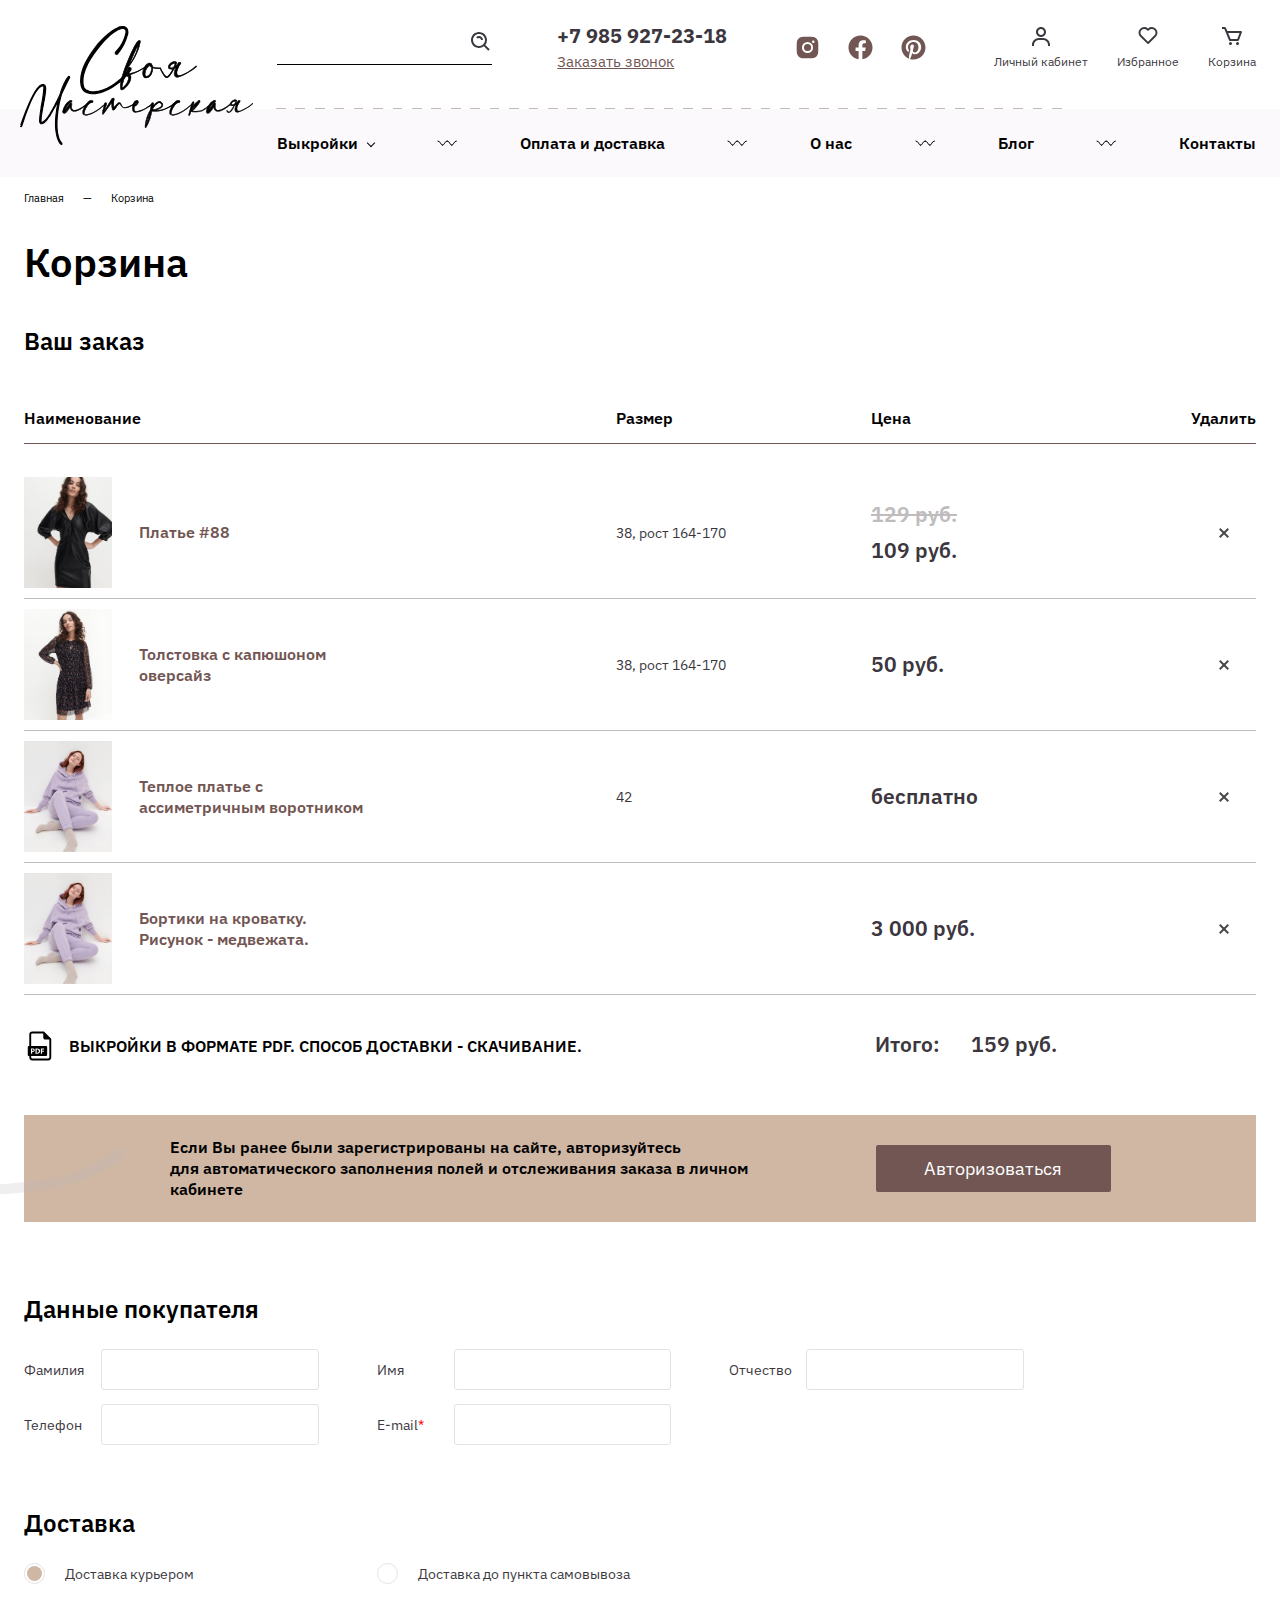
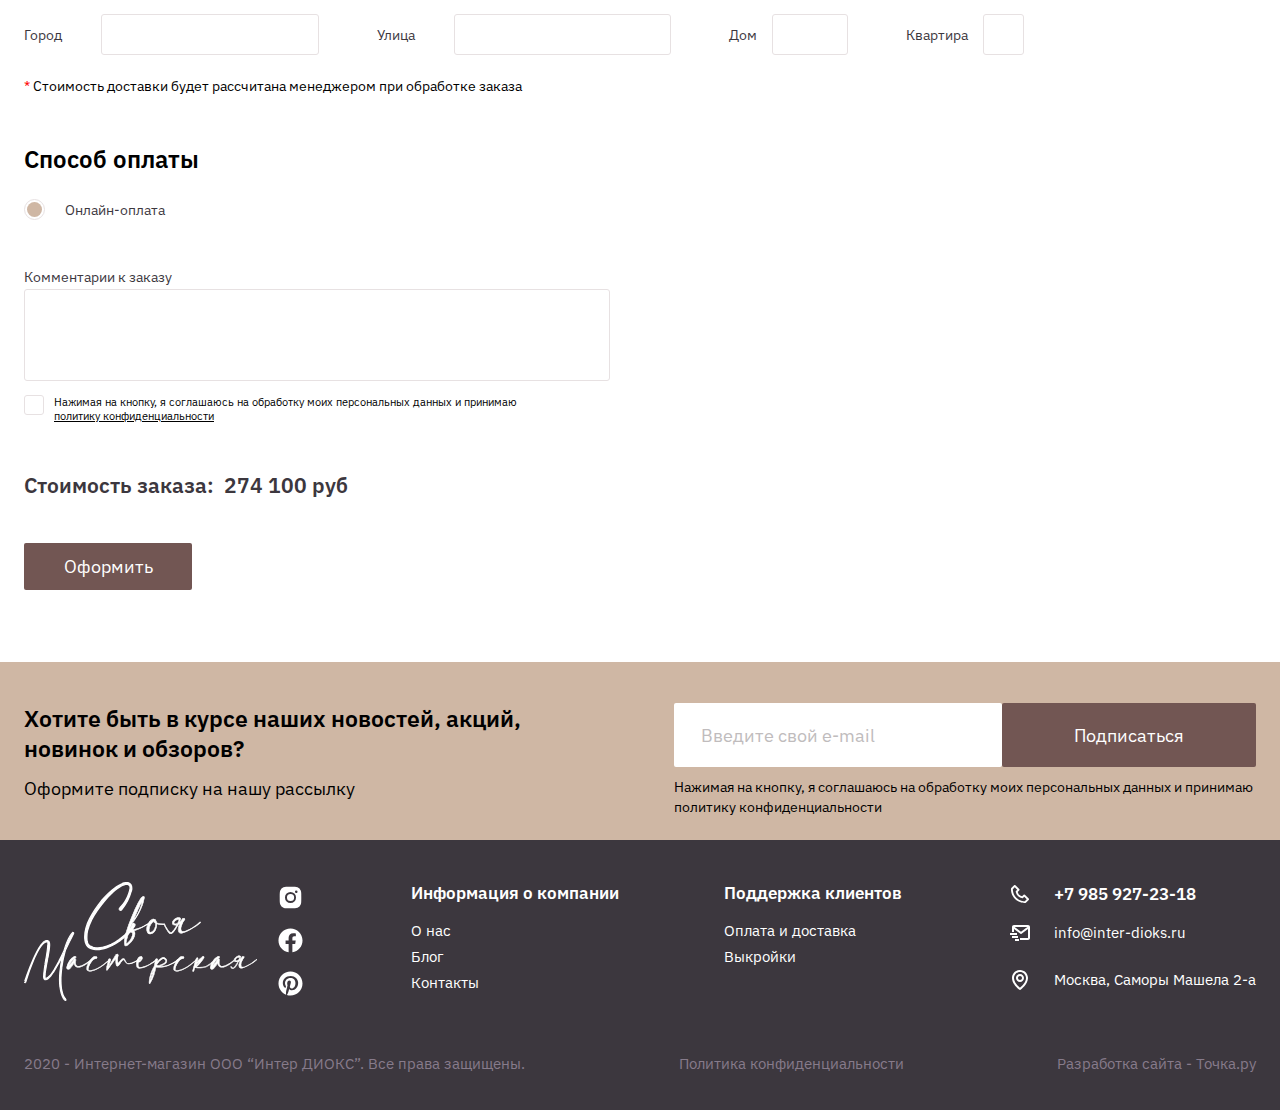
<file: cart.html>
<!DOCTYPE html>
<html lang="ru">
	<head>
		<meta http-equiv="Content-Type" content="text/html; charset=utf-8">

		<!-- Адаптирование страницы для мобильных устройств -->
		<meta name="viewport" content="width=device-width, initial-scale=1, maximum-scale=1">

		<!-- Запрет распознования номера телефона -->
		<meta name="format-detection" content="telephone=no">
		<meta name="SKYPE_TOOLBAR" content ="SKYPE_TOOLBAR_PARSER_COMPATIBLE">

		<!-- Заголовок страницы -->
		<title>Заголовок страницы</title>

		<!-- Данное значение часто используют(использовали) поисковые системы -->
		<meta name="description" content="">
		<meta name="keywords" content="">

		<!-- Традиционная иконка сайта, размер 16x16, прозрачность поддерживается. Рекомендуемый формат: .ico или .png -->
		<link rel="shortcut icon" href="favicon.ico">

		<!-- Изменение цвета панели моб. браузера -->
		<meta name="msapplication-TileColor" content="#725653">
		<meta name="theme-color" content="#725653">

		<!-- Подключение шрифтов с гугла -->
		<link rel="preconnect" href="https://fonts.gstatic.com">
		<link href="https://fonts.googleapis.com/css2?family=IBM+Plex+Sans:ital,wght@0,100;0,200;0,300;0,400;0,500;0,600;0,700;1,100;1,200;1,300;1,400;1,500;1,600;1,700&display=swap" rel="stylesheet">

		<!-- Подключение файлов стилей -->
		<link rel="stylesheet" href="https://unpkg.com/swiper/swiper-bundle.min.css">
		<link rel="stylesheet" href="css/swiper.css">
		<link rel="stylesheet" href="css/fancybox.css">
		<link rel="stylesheet" href="css/styles.css">

		<link rel="stylesheet" href="css/response_1279.css" media="print, (max-width: 1279px)">
		<link rel="stylesheet" href="css/response_1023.css" media="print, (max-width: 1023px)">
		<link rel="stylesheet" href="css/response_767.css" media="print, (max-width: 767px)">
		<link rel="stylesheet" href="css/response_479.css" media="(max-width: 479px)">
	</head>

	<body>
		<div class="wrap">
			<div class="main">
				<header>
					<button class="close"></button>

					<div class="mob_scroll">
						<div class="info">
							<div class="cont row">
								<a href="/" class="logo">
									<img src="images/logo.svg" alt="">
								</a>

								<div class="search">
									<form action="">
										<input type="text" name="" value="" class="input">

										<button type="submit" class="submit_btn">
											<svg class="icon"><use xlink:href="images/sprite.svg#ic_search"></use></svg>
										</button>
									</form>
								</div>

								<div class="contacts">
									<div class="phone">
										<a href="tel:+79859272318">+7 985 927-23-18</a>
									</div>

									<button class="callback_btn modal_link" data-content="#callback_modal">Заказать звонок</button>
								</div>

								<div class="socials">
									<a href="/" target="_blank" rel="noopener nofollow" class="instagram_link">
										<svg class="icon"><use xlink:href="images/sprite.svg#ic_instagram"></use></svg>
									</a>

									<a href="/" target="_blank" rel="noopener nofollow" class="facebook_link">
										<svg class="icon"><use xlink:href="images/sprite.svg#ic_facebook"></use></svg>
									</a>

									<a href="/" target="_blank" rel="noopener nofollow" class="pinterest_link">
										<svg class="icon"><use xlink:href="images/sprite.svg#ic_pinterest"></use></svg>
									</a>
								</div>

								<div class="links">
									<div class="account">
										<button class="link modal_link" data-content="#login_modal">
											<div class="icon">
												<svg><use xlink:href="images/sprite.svg#ic_user"></use></svg>
											</div>
											<div>Личный кабинет</div>
										</button>
									</div>

									<div class="favorite">
										<a href="/" class="link">
											<div class="icon">
												<svg><use xlink:href="images/sprite.svg#ic_favorite"></use></svg>
											</div>
											<div>Избранное</div>
										</a>
									</div>

									<div class="cart">
										<a href="/" class="link">
											<div class="icon">
												<svg><use xlink:href="images/sprite.svg#ic_cart"></use></svg>
											</div>
											<div>Корзина</div>
										</a>
									</div>
								</div>
							</div>
						</div>


						<div class="bottom">
							<div class="cont">
								<nav class="menu row">
									<div class="item">
										<a href="/" class="sub_link">
											Выкройки<span class="arr"></span>
										</a>

										<div class="sub_menu">
											<div class="row tabs_container">
												<div class="tabs">
													<button data-content="#sub_menu1_tab1" data-level="level1" class="active">ЖЕНСКИЕ ВЫКРОЙКИ</button>

													<button data-content="#sub_menu1_tab2" data-level="level1">МУЖСКИЕ ВЫКРОЙКИ</button>

													<button data-content="#sub_menu3_tab2" data-level="level1">ДЕТСКИЕ ВЫКРОЙКИ</button>
												</div>


												<div class="tab_content level1 active" id="sub_menu1_tab1">
													<div class="items">
														<div><a href="/">Коллекции</a></div>
														<div><a href="/">Бесплатные выкройки</a></div>
														<div><a href="/">Выкройки с подробным описанием пошива с фотографиями</a></div>
														<div><a href="/">Коллаборация с блогерами</a></div>
														<div><a href="/">Выкройки для начинающих</a></div>
														<div><a href="/">Шьем из трикотажа</a></div>
														<div><a href="/">Базовые лекала</a></div>
														<div><a href="/">Для дома</a></div>
														<div><a href="/">Для офиса</a></div>
														<div><a href="/">Для спорта</a></div>
														<div><a href="/">Комплекты</a></div>
														<div><a href="/">Выкройки с краткой последовательностью сборки изделия</a></div>
														<div><a href="/">Приспособления для шитья</a></div>
														<div><a href="/">Шаблоны для иллюстрации</a></div>
														<div><a href="/">Выкройки для печати на плоттере</a></div>
														<div><a href="/">Распродажа</a></div>
													</div>
												</div>


												<div class="tab_content level1" id="sub_menu1_tab2">

												</div>


												<div class="tab_content level1" id="sub_menu1_tab3">

												</div>
											</div>
										</div>
									</div>

									<svg class="sep"><use xlink:href="images/sprite.svg#ic_wave"></use></svg>

									<div class="item">
										<a href="/">Оплата и доставка</a>
									</div>

									<svg class="sep"><use xlink:href="images/sprite.svg#ic_wave"></use></svg>

									<div class="item">
										<a href="/">О нас</a>
									</div>

									<svg class="sep"><use xlink:href="images/sprite.svg#ic_wave"></use></svg>

									<div class="item">
										<a href="/">Блог</a>
									</div>

									<svg class="sep"><use xlink:href="images/sprite.svg#ic_wave"></use></svg>

									<div class="item">
										<a href="/">Контакты</a>
									</div>
								</nav>
							</div>
						</div>
					</div>
				</header>


				<section class="mob_header">
					<div class="cont">
						<a href="/" class="logo">
							<img src="images/logo.svg" alt="">
						</a>

						<div class="contacts">
							<div class="phone">
								<a href="tel:+79859272318">+7 985 927-23-18</a>
							</div>

							<button class="callback_btn modal_link" data-content="#callback_modal">Заказать звонок</button>
						</div>

						<div class="links">
							<div class="search modal_cont">
								<button class="link mini_modal_btn" data-modal-id="#mob_search_modal">
									<svg><use xlink:href="images/sprite.svg#ic_search"></use></svg>
								</button>

								<div class="mini_modal" id="mob_search_modal">
									<form action="">
										<input type="text" name="" value="" class="input">

										<button type="submit" class="submit_btn">
											<svg class="icon"><use xlink:href="images/sprite.svg#ic_search"></use></svg>
										</button>
									</form>
								</div>
							</div>

							<div class="account">
								<button class="link modal_link" data-content="#login_modal">
									<svg><use xlink:href="images/sprite.svg#ic_user"></use></svg>
								</button>
							</div>

							<div class="favorite">
								<a href="/" class="link">
									<svg><use xlink:href="images/sprite.svg#ic_favorite"></use></svg>
								</a>
							</div>

							<div class="cart">
								<a href="/" class="link">
									<svg><use xlink:href="images/sprite.svg#ic_cart"></use></svg>
								</a>
							</div>
						</div>

						<button class="mob_menu_btn">
							<span></span>
						</button>
					</div>
				</section>


				<section class="page_head">
					<div class="cont">
						<div class="breadcrumbs">
							<a href="/">Главная</a> <span class="sep">—</span>
							<span class="current">Корзина</span>
						</div>

						<h1 class="page_title">Корзина</h1>
					</div>
				</section>


				<section class="cart_info block">
					<div class="cont">
						<div class="block_title">Ваш заказ</div>

						<table>
							<thead>
								<tr>
									<th colspan="2">Наименование</th>
									<th>Размер</th>
									<th>Цена</th>
									<th>Удалить</th>
								</tr>
							</thead>

							<tbody>
								<tr>
									<td class="thumb">
										<a href="/" target="_blank">
											<img data-src="images/tmp/product_thumb.jpg" alt="" class="lozad">
										</a>
									</td>

									<td class="name">
										<a href="/" target="_blank">Платье #88</a>
									</td>

									<td class="size" data-column="Размер">38, рост 164-170</td>

									<td class="price" data-column="Цена">
										<div class="old">129 руб.</div>
										<div>109 руб.</div>
									</td>

									<td class="delete">
										<button class="btn"></button>
									</td>
								</tr>

								<tr>
									<td class="thumb">
										<a href="/" target="_blank">
											<img data-src="images/tmp/product_thumb2.jpg" alt="" class="lozad">
										</a>
									</td>

									<td class="name">
										<a href="/" target="_blank">Толстовка с капюшоном оверсайз</a>
									</td>

									<td class="size" data-column="Размер">38, рост 164-170</td>

									<td class="price" data-column="Цена">
										<div>50 руб.</div>
									</td>

									<td class="delete">
										<button class="btn"></button>
									</td>
								</tr>

								<tr>
									<td class="thumb">
										<a href="/" target="_blank">
											<img data-src="images/tmp/product_thumb3.jpg" alt="" class="lozad">
										</a>
									</td>

									<td class="name">
										<a href="/" target="_blank">Теплое платье с ассиметричным воротником</a>
									</td>

									<td class="size" data-column="Размер">42</td>

									<td class="price" data-column="Цена">
										<div>бесплатно</div>
									</td>

									<td class="delete">
										<button class="btn"></button>
									</td>
								</tr>

								<tr>
									<td class="thumb">
										<a href="/" target="_blank">
											<img data-src="images/tmp/product_thumb3.jpg" alt="" class="lozad">
										</a>
									</td>

									<td class="name">
										<a href="/" target="_blank">Бортики на кроватку. Рисунок - медвежата.</a>
									</td>

									<td class="size" data-column="Размер"></td>

									<td class="price" data-column="Цена">
										<div>3 000 руб.</div>
									</td>

									<td class="delete">
										<button class="btn"></button>
									</td>
								</tr>
							</tbody>
						</table>

						<div class="bottom">
							<div class="download">
								<div>
									<a href="/">
										<svg class="icon"><use xlink:href="images/sprite.svg#ic_pdf"></use></svg>
										<span>ВЫКРОЙКИ В ФОРМАТЕ PDF. СПОСОБ ДОСТАВКИ - СКАЧИВАНИЕ.</span>
									</a>
								</div>
							</div>

							<div class="cart_total">
								Итого: <span>159 руб.</span>
							</div>
						</div>

						<div class="auth_message">
							<div>Если Вы ранее были зарегистрированы на сайте, авторизуйтесь<br> для автоматического заполнения полей и отслеживания заказа в личном кабинете</div>

							<button class="btn modal_link" data-content="#login_modal">Авторизоваться</button>
						</div>
					</div>
				</section>


				<section class="checkout_info block">
					<div class="cont">
						<form action="" class="form">
							<div class="section">
								<div class="block_title">Данные покупателя</div>

								<div class="columns row">
									<div class="line row width1of3">
										<div class="label">Фамилия</div>

										<div class="field">
											<input type="text" name="" value="" class="input">
										</div>
									</div>

									<div class="line row width1of3">
										<div class="label">Имя</div>

										<div class="field">
											<input type="text" name="" value="" class="input">
										</div>
									</div>

									<div class="line row width1of3">
										<div class="label">Отчество</div>

										<div class="field">
											<input type="text" name="" value="" class="input">
										</div>
									</div>

									<div class="line row width1of3">
										<div class="label">Телефон</div>

										<div class="field">
											<input type="tel" name="" value="" class="input">
										</div>
									</div>

									<div class="line row width1of3">
										<div class="label">E-mail <span class="required">*</span></div>

										<div class="field">
											<input type="email" name="" value="" class="input">
										</div>
									</div>
								</div>
							</div>


							<div class="section delivery_method">
								<div class="block_title">Доставка</div>

								<div class="columns row">
									<div class="line width1of3">
										<div class="field">
											<input type="radio" name="delivery_method" id="delivery_method1" checked>
											<label for="delivery_method1" data-info=".method1_info">Доставка курьером</label>
										</div>
									</div>

									<div class="line width1of3">
										<div class="field">
											<input type="radio" name="delivery_method" id="delivery_method2">
											<label for="delivery_method2" data-info=".method2_info">Доставка до пункта самовывоза</label>
										</div>
									</div>
								</div>


								<div class="method_info method1_info" style="display: block;">
									<div class="columns row">
										<div class="line row width1of3">
											<div class="label">Город</div>

											<div class="field">
												<input type="text" name="" value="" class="input">
											</div>
										</div>

										<div class="line row width1of3">
											<div class="label">Улица</div>

											<div class="field">
												<input type="text" name="" value="" class="input">
											</div>
										</div>

										<div class="line row full_w width1of6">
											<div class="label">Дом</div>

											<div class="field">
												<input type="text" name="" value="" class="input">
											</div>
										</div>

										<div class="line row full_w width1of6">
											<div class="label">Квартира</div>

											<div class="field">
												<input type="text" name="" value="" class="input">
											</div>
										</div>
									</div>

									<div class="exp"><span class="required">*</span> Стоимость доставки будет  рассчитана менеджером при обработке заказа</div>
								</div>
							</div>


							<div class="section payment_method">
								<div class="block_title">Способ оплаты</div>

								<div class="line">
									<div class="field">
										<input type="radio" name="payment_method" id="payment_method1" checked>
										<label for="payment_method1">Онлайн-оплата</label>
									</div>
								</div>
							</div>


							<div class="section">
								<div class="line">
									<div class="label">Комментарии к заказу</div>

									<div class="field">
										<textarea name=""></textarea>
									</div>
								</div>

								<div class="line agree">
									<div class="field">
										<input type="checkbox" name="agree" id="agree_check">
										<label for="agree_check">
											Нажимая на кнопку, я соглашаюсь на обработку моих персональных данных и принимаю<br> <a href="/" target="_blank">политику конфиденциальности</a>
										</label>
									</div>
								</div>
							</div>


							<div class="checkout_total">
								Стоимость заказа: <span>274 100 руб</span>
							</div>

							<div class="submit">
								<button type="submit" class="submit_btn">Оформить</button>
							</div>
						</form>
					</div>
				</section>
			</div>


			<footer>
				<div class="subscribe">
					<div class="cont row">
						<div class="info">
							<div class="title">Хотите быть в курсе наших новостей, акций, новинок и обзоров?</div>

							<div class="desc">Оформите подписку на нашу рассылку</div>
						</div>

						<form action="">
							<input type="email" name="" value="" class="input" placeholder="Введите свой e-mail">

							<button type="submit" class="submit_btn">Подписаться</button>

							<div class="agree">
								Нажимая на кнопку, я соглашаюсь на обработку моих персональных данных и принимаю политику конфиденциальности
							</div>
						</form>
					</div>

					<img data-src="images/bg_subscribe.svg" alt="" class="bg lozad">
				</div>


				<div class="info">
					<div class="cont row">
						<div class="col_left">
							<div class="logo">
								<img src="images/logo_white.svg" alt="">
							</div>

							<div class="socials">
								<a href="/" target="_blank" rel="noopener nofollow" class="instagram_link">
									<svg class="icon"><use xlink:href="images/sprite.svg#ic_instagram"></use></svg>
								</a>

								<a href="/" target="_blank" rel="noopener nofollow" class="facebook_link">
									<svg class="icon"><use xlink:href="images/sprite.svg#ic_facebook"></use></svg>
								</a>

								<a href="/" target="_blank" rel="noopener nofollow" class="pinterest_link">
									<svg class="icon"><use xlink:href="images/sprite.svg#ic_pinterest"></use></svg>
								</a>
							</div>
						</div>

						<div class="links">
							<div class="title">Информация о компании</div>

							<div class="items">
								<div><a href="/">О нас</a></div>
								<div><a href="/">Блог</a></div>
								<div><a href="/">Контакты</a></div>
							</div>
						</div>

						<div class="links">
							<div class="title">Поддержка клиентов</div>

							<div class="items">
								<div><a href="/">Оплата и доставка</a></div>
								<div><a href="/">Выкройки</a></div>
							</div>
						</div>

						<div class="contacts">
							<div class="phone">
								<a href="tel:+79859272318">
									<div class="icon">
										<svg><use xlink:href="images/sprite.svg#ic_phone"></use></svg>
									</div>
									<span>+7 985 927-23-18</span>
								</a>
							</div>

							<div class="email">
								<a href="mailto:info@inter-dioks.ru">
									<div class="icon">
										<svg><use xlink:href="images/sprite.svg#ic_email"></use></svg>
									</div>
									<span>info@inter-dioks.ru</span>
								</a>
							</div>

							<div class="location">
								<div class="icon">
									<svg><use xlink:href="images/sprite.svg#ic_location"></use></svg>
								</div>
								<span>Москва, Саморы Машела 2-а</span>
							</div>
						</div>
					</div>
				</div>


				<div class="bottom">
					<div class="cont row">
						<div class="copyright">2020 - Интернет-магазин ООО “Интер ДИОКС”. Все права защищены.</div>

						<div class="privacy_policy">
							<a href="/">Политика конфиденциальности</a>
						</div>

						<div class="creator">
							<a href="/" target="_blank" rel="noopener">Разработка сайта - Точка.ру</a>
						</div>
					</div>
				</div>


				<img data-src="images/bg_footer.svg" alt="" class="bg lozad">
			</footer>


			<div class="buttonUp">
				<button>
					<svg class="icon"><use xlink:href="images/sprite.svg#ic_buttonUp"></use></svg>
				</button>
			</div>

			<div class="overlay"></div>

			<img data-src="images/bg_wrap.svg" alt="" class="bg lozad">
		</div>


		<div class="supports_error">
			Ваш браузер устарел рекомендуем обновить его до последней версии<br> или использовать другой более современный.
		</div>


		<section class="modal" id="callback_modal">
			<div class="block_head">
				<div class="title">Обратный звонок</div>
			</div>

			<div class="modal_data">
				<form action="" class="form">
					<div class="line">
						<div class="field">
							<input type="text" name="" value="" class="input" placeholder="Ваше имя">
						</div>
					</div>

					<div class="line">
						<div class="field">
							<input type="tel" name="" value="" class="input" placeholder="Телефон">
						</div>
					</div>

					<div class="line agree">
						<input type="checkbox" name="agree" id="callback_agree_check">
						<label for="callback_agree_check">
							Нажимая на кнопку, я соглашаюсь на обработку моих персональных данных и принимаю <a href="/" target="_blank">политику конфиденциальности</a>
						</label>
					</div>

					<div class="submit">
						<button type="submit" class="submit_btn">Отправить</button>
					</div>
				</form>
			</div>
		</section>


		<section class="modal" id="login_modal">
			<div class="block_head">
				<div class="title">Вход</div>
			</div>

			<div class="modal_data">
				<form action="" class="form custom_submit">
					<div class="line">
						<div class="field">
							<input type="text" name="" value="" class="input" placeholder="Телефон или e-mail">
						</div>
					</div>

					<div class="line">
						<div class="field">
							<input type="password" name="" value="" class="input" placeholder="Пароль">
						</div>
					</div>

					<div class="line recovery">
						<div class="field">
							<button class="link modal_link" data-content="#recovery_modal">Забыли пароль?</button>
						</div>
					</div>


					<div class="submit">
						<button type="submit" class="submit_btn">Войти</button>
					</div>
				</form>


				<div class="links">
					<div>или</div>

					<button class="link modal_link" data-content="#register_modal">Зарегистрироваться</button>
				</div>
			</div>
		</section>


		<section class="modal" id="recovery_modal">
			<div class="block_head">
				<div class="title">Восстановление пароля</div>
			</div>

			<div class="modal_data">
				<form action="" class="form custom_submit">
					<div class="line">
						<div class="field">
							<input type="email" name="" value="" class="input" placeholder="E-mail">
						</div>
					</div>


					<div class="submit">
						<button type="submit" class="submit_btn">Отправить</button>
					</div>
				</form>
			</div>
		</section>


		<section class="modal" id="register_modal">
			<div class="block_head">
				<div class="title">Регистрация</div>
			</div>

			<div class="modal_data">
				<form action="" class="form custom_submit">
					<div class="line">
						<div class="field">
							<input type="text" name="" value="" class="input" placeholder="Ваше имя">
						</div>
					</div>

					<div class="line">
						<div class="field">
							<input type="email" name="" value="" class="input" placeholder="E-mail">
						</div>
					</div>

					<div class="line">
						<div class="field">
							<input type="tel" name="" value="" class="input" placeholder="Телефон">
						</div>
					</div>

					<div class="line">
						<div class="field">
							<input type="password" name="" value="" class="input" placeholder="Пароль">
						</div>
					</div>

					<div class="line">
						<div class="field">
							<input type="password" name="" value="" class="input" placeholder="Пароль еще раз">
						</div>
					</div>

					<div class="line agree">
						<input type="checkbox" name="agree" id="register_agree_check">
						<label for="register_agree_check">
							Нажимая на кнопку, я соглашаюсь на обработку моих персональных данных и принимаю <a href="/" target="_blank">политику конфиденциальности</a>
						</label>
					</div>


					<div class="submit">
						<button type="submit" class="submit_btn">Зарегистрироваться</button>
					</div>
				</form>
			</div>
		</section>


		<section class="modal" id="action_success_modal">
			<div class="text">Ваше сообщение отправлено</div>
		</section>

		<section class="modal" id="subscribe_success_modal">
			<div class="text">Вы подписались на рассылку</div>
		</section>


		<!-- Подключение javascript файлов -->
		<script src="js/jquery-3.5.0.min.js"></script>
		<script src="js/lozad.min.js"></script>
		<script src="https://unpkg.com/swiper/swiper-bundle.min.js"></script>
		<script src="js/inputmask.min.js"></script>
		<script src="js/nice-select.js"></script>
		<script src="js/fancybox.min.js"></script>
		<script src="js/functions.js"></script>
		<script src="js/scripts.js"></script>
	</body>
</html>
</file>
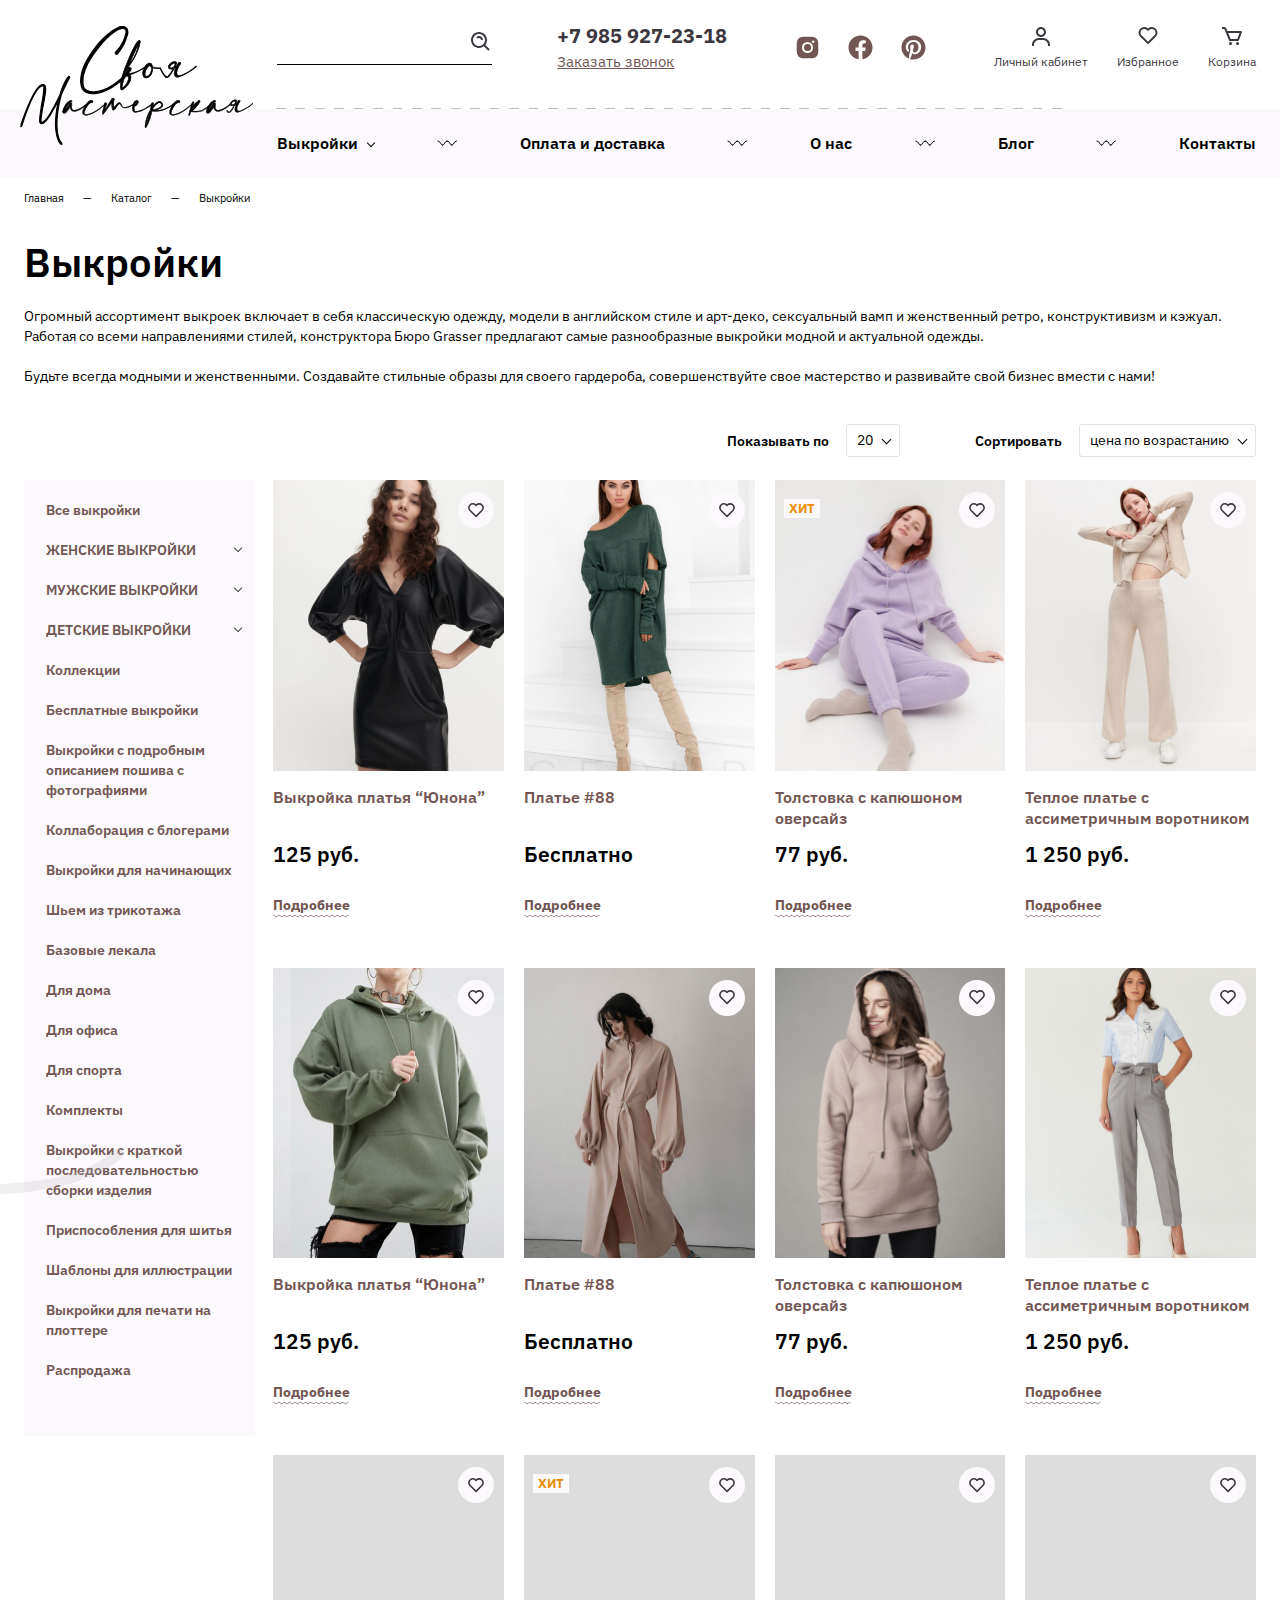
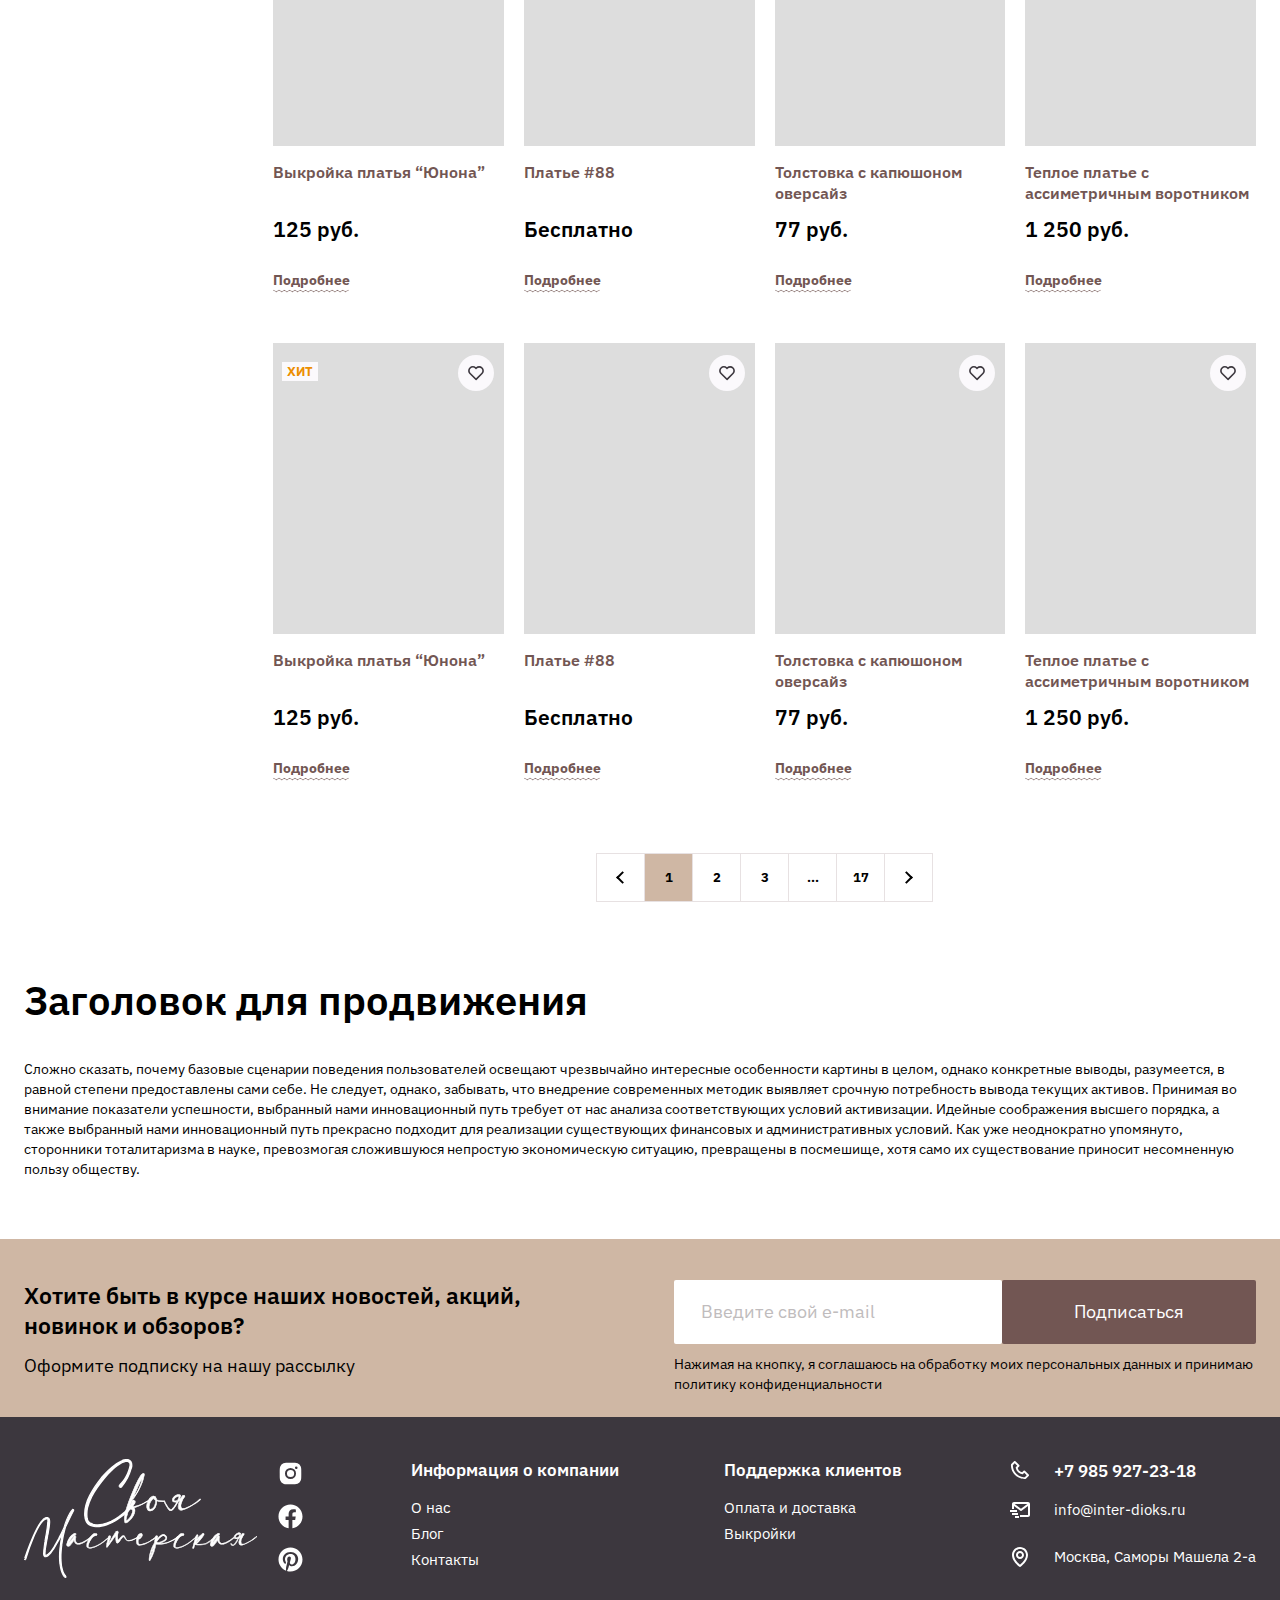
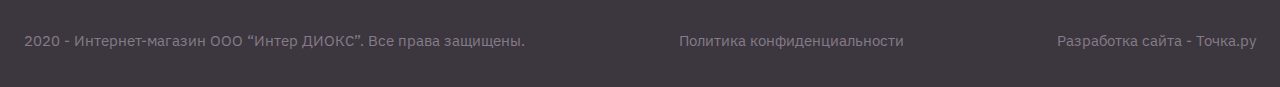
<file: category.html>
<!DOCTYPE html>
<html lang="ru">
	<head>
		<meta http-equiv="Content-Type" content="text/html; charset=utf-8">

		<!-- Адаптирование страницы для мобильных устройств -->
		<meta name="viewport" content="width=device-width, initial-scale=1, maximum-scale=1">

		<!-- Запрет распознования номера телефона -->
		<meta name="format-detection" content="telephone=no">
		<meta name="SKYPE_TOOLBAR" content ="SKYPE_TOOLBAR_PARSER_COMPATIBLE">

		<!-- Заголовок страницы -->
		<title>Заголовок страницы</title>

		<!-- Данное значение часто используют(использовали) поисковые системы -->
		<meta name="description" content="">
		<meta name="keywords" content="">

		<!-- Традиционная иконка сайта, размер 16x16, прозрачность поддерживается. Рекомендуемый формат: .ico или .png -->
		<link rel="shortcut icon" href="favicon.ico">

		<!-- Изменение цвета панели моб. браузера -->
		<meta name="msapplication-TileColor" content="#725653">
		<meta name="theme-color" content="#725653">

		<!-- Подключение шрифтов с гугла -->
		<link rel="preconnect" href="https://fonts.gstatic.com">
		<link href="https://fonts.googleapis.com/css2?family=IBM+Plex+Sans:ital,wght@0,100;0,200;0,300;0,400;0,500;0,600;0,700;1,100;1,200;1,300;1,400;1,500;1,600;1,700&display=swap" rel="stylesheet">

		<!-- Подключение файлов стилей -->
		<link rel="stylesheet" href="https://unpkg.com/swiper/swiper-bundle.min.css">
		<link rel="stylesheet" href="css/swiper.css">
		<link rel="stylesheet" href="css/fancybox.css">
		<link rel="stylesheet" href="css/styles.css">

		<link rel="stylesheet" href="css/response_1279.css" media="print, (max-width: 1279px)">
		<link rel="stylesheet" href="css/response_1023.css" media="print, (max-width: 1023px)">
		<link rel="stylesheet" href="css/response_767.css" media="print, (max-width: 767px)">
		<link rel="stylesheet" href="css/response_479.css" media="(max-width: 479px)">
	</head>

	<body>
		<div class="wrap">
			<div class="main">
				<header>
					<button class="close"></button>

					<div class="mob_scroll">
						<div class="info">
							<div class="cont row">
								<a href="/" class="logo">
									<img src="images/logo.svg" alt="">
								</a>

								<div class="search">
									<form action="">
										<input type="text" name="" value="" class="input">

										<button type="submit" class="submit_btn">
											<svg class="icon"><use xlink:href="images/sprite.svg#ic_search"></use></svg>
										</button>
									</form>
								</div>

								<div class="contacts">
									<div class="phone">
										<a href="tel:+79859272318">+7 985 927-23-18</a>
									</div>

									<button class="callback_btn modal_link" data-content="#callback_modal">Заказать звонок</button>
								</div>

								<div class="socials">
									<a href="/" target="_blank" rel="noopener nofollow" class="instagram_link">
										<svg class="icon"><use xlink:href="images/sprite.svg#ic_instagram"></use></svg>
									</a>

									<a href="/" target="_blank" rel="noopener nofollow" class="facebook_link">
										<svg class="icon"><use xlink:href="images/sprite.svg#ic_facebook"></use></svg>
									</a>

									<a href="/" target="_blank" rel="noopener nofollow" class="pinterest_link">
										<svg class="icon"><use xlink:href="images/sprite.svg#ic_pinterest"></use></svg>
									</a>
								</div>

								<div class="links">
									<div class="account">
										<button class="link modal_link" data-content="#login_modal">
											<div class="icon">
												<svg><use xlink:href="images/sprite.svg#ic_user"></use></svg>
											</div>
											<div>Личный кабинет</div>
										</button>
									</div>

									<div class="favorite">
										<a href="/" class="link">
											<div class="icon">
												<svg><use xlink:href="images/sprite.svg#ic_favorite"></use></svg>
											</div>
											<div>Избранное</div>
										</a>
									</div>

									<div class="cart">
										<a href="/" class="link">
											<div class="icon">
												<svg><use xlink:href="images/sprite.svg#ic_cart"></use></svg>
											</div>
											<div>Корзина</div>
										</a>
									</div>
								</div>
							</div>
						</div>


						<div class="bottom">
							<div class="cont">
								<nav class="menu row">
									<div class="item">
										<a href="/" class="sub_link">
											Выкройки<span class="arr"></span>
										</a>

										<div class="sub_menu">
											<div class="row tabs_container">
												<div class="tabs">
													<button data-content="#sub_menu1_tab1" data-level="level1" class="active">ЖЕНСКИЕ ВЫКРОЙКИ</button>

													<button data-content="#sub_menu1_tab2" data-level="level1">МУЖСКИЕ ВЫКРОЙКИ</button>

													<button data-content="#sub_menu3_tab2" data-level="level1">ДЕТСКИЕ ВЫКРОЙКИ</button>
												</div>


												<div class="tab_content level1 active" id="sub_menu1_tab1">
													<div class="items">
														<div><a href="/">Коллекции</a></div>
														<div><a href="/">Бесплатные выкройки</a></div>
														<div><a href="/">Выкройки с подробным описанием пошива с фотографиями</a></div>
														<div><a href="/">Коллаборация с блогерами</a></div>
														<div><a href="/">Выкройки для начинающих</a></div>
														<div><a href="/">Шьем из трикотажа</a></div>
														<div><a href="/">Базовые лекала</a></div>
														<div><a href="/">Для дома</a></div>
														<div><a href="/">Для офиса</a></div>
														<div><a href="/">Для спорта</a></div>
														<div><a href="/">Комплекты</a></div>
														<div><a href="/">Выкройки с краткой последовательностью сборки изделия</a></div>
														<div><a href="/">Приспособления для шитья</a></div>
														<div><a href="/">Шаблоны для иллюстрации</a></div>
														<div><a href="/">Выкройки для печати на плоттере</a></div>
														<div><a href="/">Распродажа</a></div>
													</div>
												</div>


												<div class="tab_content level1" id="sub_menu1_tab2">

												</div>


												<div class="tab_content level1" id="sub_menu1_tab3">

												</div>
											</div>
										</div>
									</div>

									<svg class="sep"><use xlink:href="images/sprite.svg#ic_wave"></use></svg>

									<div class="item">
										<a href="/">Оплата и доставка</a>
									</div>

									<svg class="sep"><use xlink:href="images/sprite.svg#ic_wave"></use></svg>

									<div class="item">
										<a href="/">О нас</a>
									</div>

									<svg class="sep"><use xlink:href="images/sprite.svg#ic_wave"></use></svg>

									<div class="item">
										<a href="/">Блог</a>
									</div>

									<svg class="sep"><use xlink:href="images/sprite.svg#ic_wave"></use></svg>

									<div class="item">
										<a href="/">Контакты</a>
									</div>
								</nav>
							</div>
						</div>
					</div>
				</header>


				<section class="mob_header">
					<div class="cont">
						<a href="/" class="logo">
							<img src="images/logo.svg" alt="">
						</a>

						<div class="contacts">
							<div class="phone">
								<a href="tel:+79859272318">+7 985 927-23-18</a>
							</div>

							<button class="callback_btn modal_link" data-content="#callback_modal">Заказать звонок</button>
						</div>

						<div class="links">
							<div class="search modal_cont">
								<button class="link mini_modal_btn" data-modal-id="#mob_search_modal">
									<svg><use xlink:href="images/sprite.svg#ic_search"></use></svg>
								</button>

								<div class="mini_modal" id="mob_search_modal">
									<form action="">
										<input type="text" name="" value="" class="input">

										<button type="submit" class="submit_btn">
											<svg class="icon"><use xlink:href="images/sprite.svg#ic_search"></use></svg>
										</button>
									</form>
								</div>
							</div>

							<div class="account">
								<button class="link modal_link" data-content="#login_modal">
									<svg><use xlink:href="images/sprite.svg#ic_user"></use></svg>
								</button>
							</div>

							<div class="favorite">
								<a href="/" class="link">
									<svg><use xlink:href="images/sprite.svg#ic_favorite"></use></svg>
								</a>
							</div>

							<div class="cart">
								<a href="/" class="link">
									<svg><use xlink:href="images/sprite.svg#ic_cart"></use></svg>
								</a>
							</div>
						</div>

						<button class="mob_menu_btn">
							<span></span>
						</button>
					</div>
				</section>


				<section class="page_head">
					<div class="cont">
						<div class="breadcrumbs">
							<a href="/">Главная</a> <span class="sep">—</span>
							<a href="/">Каталог</a> <span class="sep">—</span>
							<span class="current">Выкройки</span>
						</div>

						<h1 class="page_title">Выкройки</h1>

						<div class="page_desc text_block">
							<p>Огромный ассортимент выкроек включает в себя классическую одежду, модели в английском стиле и арт-деко, сексуальный вамп и женственный ретро, конструктивизм и кэжуал. Работая со всеми направлениями стилей, конструктора Бюро Grasser предлагают самые разнообразные выкройки модной и актуальной одежды.</p>

							<p>Будьте всегда модными и женственными. Создавайте стильные образы для своего гардероба, совершенствуйте свое мастерство и развивайте свой бизнес вмести с нами!</p>
						</div>
					</div>
				</section>


				<section class="products_head">
					<div class="cont row">
						<div class="limit">
							<div class="name">Показывать по</div>

							<select name="">
								<option value="20" selected>20</option>
								<option value="40">40</option>
								<option value="100">100</option>
								<option value="all">Все</option>
							</select>
						</div>


						<div class="sort">
							<div class="name">Сортировать</div>

							<select name="">
								<option value="1" selected>цена по возрастанию</option>
								<option value="2">цена по убыванию</option>
								<option value="3">сначала популярные</option>
								<option value="4">ещё один фильтр</option>
							</select>
						</div>
					</div>
				</section>


				<section class="content_flex block">
					<div class="cont row">
						<aside class="tablet_hide">
							<div class="categories">
								<div class="item">
									<a href="/">Все выкройки</a>
								</div>

								<div class="item">
									<a href="#" class="sub_link big">ЖЕНСКИЕ ВЫКРОЙКИ</a>

									<div class="sub_cats">
										<div><a href="/">Жакеты</a></div>
										<div><a href="/">Юбки</a></div>
										<div><a href="/">Брюки</a></div>
										<div><a href="/">Топы</a></div>
									</div>
								</div>

								<div class="item">
									<a href="#" class="sub_link big">МУЖСКИЕ ВЫКРОЙКИ</a>

									<div class="sub_cats">
										<div><a href="/">Жакеты</a></div>
										<div><a href="/">Юбки</a></div>
										<div><a href="/">Брюки</a></div>
										<div><a href="/">Топы</a></div>
									</div>
								</div>

								<div class="item">
									<a href="#" class="sub_link big">ДЕТСКИЕ ВЫКРОЙКИ</a>

									<div class="sub_cats">
										<div><a href="/">Жакеты</a></div>
										<div><a href="/">Юбки</a></div>
										<div><a href="/">Брюки</a></div>
										<div><a href="/">Топы</a></div>
									</div>
								</div>

								<div class="item">
									<a href="/">Коллекции</a>
								</div>

								<div class="item">
									<a href="/">Бесплатные выкройки</a>
								</div>

								<div class="item">
									<a href="/">Выкройки с подробным описанием пошива с фотографиями</a>
								</div>

								<div class="item">
									<a href="/">Коллаборация с блогерами</a>
								</div>

								<div class="item">
									<a href="/">Выкройки для начинающих</a>
								</div>

								<div class="item">
									<a href="/">Шьем из трикотажа</a>
								</div>

								<div class="item">
									<a href="/">Базовые лекала</a>
								</div>

								<div class="item">
									<a href="/">Для дома</a>
								</div>

								<div class="item">
									<a href="/">Для офиса</a>
								</div>

								<div class="item">
									<a href="/">Для спорта</a>
								</div>

								<div class="item">
									<a href="/">Комплекты</a>
								</div>

								<div class="item">
									<a href="/">Выкройки с краткой последовательностью сборки изделия</a>
								</div>

								<div class="item">
									<a href="/">Приспособления для шитья</a>
								</div>

								<div class="item">
									<a href="/">Шаблоны для иллюстрации</a>
								</div>

								<div class="item">
									<a href="/">Выкройки для печати на плоттере</a>
								</div>

								<div class="item">
									<a href="/">Распродажа</a>
								</div>
							</div>


							<div class="banner">
								<a href="/">
									<img data-src="images/tmp/banner_img1.jpg" alt="" class="lozad">
								</a>
							</div>


							<div class="banner">
								<a href="/">
									<img data-src="images/tmp/banner_img2.jpg" alt="" class="lozad">
								</a>
							</div>
						</aside>


						<section class="content">
							<section class="products">
								<div class="row">
									<div class="product">
										<button class="favorite_btn">
											<svg class="icon"><use xlink:href="images/sprite.svg#ic_favorite"></use></svg>
										</button>

										<a href="/" class="thumb">
											<img data-src="images/tmp/product_thumb.jpg" alt="" class="lozad">
										</a>

										<div class="name">
											<a href="/">Выкройка платья “Юнона”</a>
										</div>

										<div class="price">125 руб.</div>

										<a href="/" class="link">
											<span>Подробнее</span>
											<svg class="icon"><use xlink:href="images/sprite.svg#ic_big_wave"></use></svg>
										</a>
									</div>


									<div class="product">
										<button class="favorite_btn">
											<svg class="icon"><use xlink:href="images/sprite.svg#ic_favorite"></use></svg>
										</button>

										<a href="/" class="thumb">
											<img data-src="images/tmp/product_thumb6.jpg" alt="" class="lozad">
										</a>

										<div class="name">
											<a href="/">Платье #88</a>
										</div>

										<div class="price">Бесплатно</div>

										<a href="/" class="link">
											<span>Подробнее</span>
											<svg class="icon"><use xlink:href="images/sprite.svg#ic_big_wave"></use></svg>
										</a>
									</div>


									<div class="product">
										<div class="sticker hit">ХИТ</div>

										<button class="favorite_btn">
											<svg class="icon"><use xlink:href="images/sprite.svg#ic_favorite"></use></svg>
										</button>

										<a href="/" class="thumb">
											<img data-src="images/tmp/product_thumb3.jpg" alt="" class="lozad">
										</a>

										<div class="name">
											<a href="/">Толстовка с капюшоном оверсайз</a>
										</div>

										<div class="price">77 руб.</div>

										<a href="/" class="link">
											<span>Подробнее</span>
											<svg class="icon"><use xlink:href="images/sprite.svg#ic_big_wave"></use></svg>
										</a>
									</div>


									<div class="product">
										<button class="favorite_btn">
											<svg class="icon"><use xlink:href="images/sprite.svg#ic_favorite"></use></svg>
										</button>

										<a href="/" class="thumb">
											<img data-src="images/tmp/product_thumb4.jpg" alt="" class="lozad">
										</a>

										<div class="name">
											<a href="/">Теплое платье с ассиметричным воротником</a>
										</div>

										<div class="price">1 250 руб.</div>

										<a href="/" class="link">
											<span>Подробнее</span>
											<svg class="icon"><use xlink:href="images/sprite.svg#ic_big_wave"></use></svg>
										</a>
									</div>


									<div class="product">
										<button class="favorite_btn">
											<svg class="icon"><use xlink:href="images/sprite.svg#ic_favorite"></use></svg>
										</button>

										<a href="/" class="thumb">
											<img data-src="images/tmp/product_thumb7.jpg" alt="" class="lozad">
										</a>

										<div class="name">
											<a href="/">Выкройка платья “Юнона”</a>
										</div>

										<div class="price">125 руб.</div>

										<a href="/" class="link">
											<span>Подробнее</span>
											<svg class="icon"><use xlink:href="images/sprite.svg#ic_big_wave"></use></svg>
										</a>
									</div>


									<div class="product">
										<button class="favorite_btn">
											<svg class="icon"><use xlink:href="images/sprite.svg#ic_favorite"></use></svg>
										</button>

										<a href="/" class="thumb">
											<img data-src="images/tmp/product_thumb8.jpg" alt="" class="lozad">
										</a>

										<div class="name">
											<a href="/">Платье #88</a>
										</div>

										<div class="price">Бесплатно</div>

										<a href="/" class="link">
											<span>Подробнее</span>
											<svg class="icon"><use xlink:href="images/sprite.svg#ic_big_wave"></use></svg>
										</a>
									</div>


									<div class="product">
										<button class="favorite_btn">
											<svg class="icon"><use xlink:href="images/sprite.svg#ic_favorite"></use></svg>
										</button>

										<a href="/" class="thumb">
											<img data-src="images/tmp/product_thumb9.jpg" alt="" class="lozad">
										</a>

										<div class="name">
											<a href="/">Толстовка с капюшоном оверсайз</a>
										</div>

										<div class="price">77 руб.</div>

										<a href="/" class="link">
											<span>Подробнее</span>
											<svg class="icon"><use xlink:href="images/sprite.svg#ic_big_wave"></use></svg>
										</a>
									</div>


									<div class="product">
										<button class="favorite_btn">
											<svg class="icon"><use xlink:href="images/sprite.svg#ic_favorite"></use></svg>
										</button>

										<a href="/" class="thumb">
											<img data-src="images/tmp/product_thumb10.jpg" alt="" class="lozad">
										</a>

										<div class="name">
											<a href="/">Теплое платье с ассиметричным воротником</a>
										</div>

										<div class="price">1 250 руб.</div>

										<a href="/" class="link">
											<span>Подробнее</span>
											<svg class="icon"><use xlink:href="images/sprite.svg#ic_big_wave"></use></svg>
										</a>
									</div>


									<div class="product">
										<button class="favorite_btn">
											<svg class="icon"><use xlink:href="images/sprite.svg#ic_favorite"></use></svg>
										</button>

										<a href="/" class="thumb">
											<img data-src="images/tmp/product_thumb11.jpg" alt="" class="lozad">
										</a>

										<div class="name">
											<a href="/">Выкройка платья “Юнона”</a>
										</div>

										<div class="price">125 руб.</div>

										<a href="/" class="link">
											<span>Подробнее</span>
											<svg class="icon"><use xlink:href="images/sprite.svg#ic_big_wave"></use></svg>
										</a>
									</div>


									<div class="product">
										<div class="sticker hit">ХИТ</div>

										<button class="favorite_btn">
											<svg class="icon"><use xlink:href="images/sprite.svg#ic_favorite"></use></svg>
										</button>

										<a href="/" class="thumb">
											<img data-src="images/tmp/product_thumb12.jpg" alt="" class="lozad">
										</a>

										<div class="name">
											<a href="/">Платье #88</a>
										</div>

										<div class="price">Бесплатно</div>

										<a href="/" class="link">
											<span>Подробнее</span>
											<svg class="icon"><use xlink:href="images/sprite.svg#ic_big_wave"></use></svg>
										</a>
									</div>


									<div class="product">
										<button class="favorite_btn">
											<svg class="icon"><use xlink:href="images/sprite.svg#ic_favorite"></use></svg>
										</button>

										<a href="/" class="thumb">
											<img data-src="images/tmp/product_thumb13.jpg" alt="" class="lozad">
										</a>

										<div class="name">
											<a href="/">Толстовка с капюшоном оверсайз</a>
										</div>

										<div class="price">77 руб.</div>

										<a href="/" class="link">
											<span>Подробнее</span>
											<svg class="icon"><use xlink:href="images/sprite.svg#ic_big_wave"></use></svg>
										</a>
									</div>


									<div class="product">
										<button class="favorite_btn">
											<svg class="icon"><use xlink:href="images/sprite.svg#ic_favorite"></use></svg>
										</button>

										<a href="/" class="thumb">
											<img data-src="images/tmp/product_thumb14.jpg" alt="" class="lozad">
										</a>

										<div class="name">
											<a href="/">Теплое платье с ассиметричным воротником</a>
										</div>

										<div class="price">1 250 руб.</div>

										<a href="/" class="link">
											<span>Подробнее</span>
											<svg class="icon"><use xlink:href="images/sprite.svg#ic_big_wave"></use></svg>
										</a>
									</div>


									<div class="product">
										<div class="sticker hit">ХИТ</div>

										<button class="favorite_btn">
											<svg class="icon"><use xlink:href="images/sprite.svg#ic_favorite"></use></svg>
										</button>

										<a href="/" class="thumb">
											<img data-src="images/tmp/product_thumb15.jpg" alt="" class="lozad">
										</a>

										<div class="name">
											<a href="/">Выкройка платья “Юнона”</a>
										</div>

										<div class="price">125 руб.</div>

										<a href="/" class="link">
											<span>Подробнее</span>
											<svg class="icon"><use xlink:href="images/sprite.svg#ic_big_wave"></use></svg>
										</a>
									</div>


									<div class="product">
										<button class="favorite_btn">
											<svg class="icon"><use xlink:href="images/sprite.svg#ic_favorite"></use></svg>
										</button>

										<a href="/" class="thumb">
											<img data-src="images/tmp/product_thumb16.jpg" alt="" class="lozad">
										</a>

										<div class="name">
											<a href="/">Платье #88</a>
										</div>

										<div class="price">Бесплатно</div>

										<a href="/" class="link">
											<span>Подробнее</span>
											<svg class="icon"><use xlink:href="images/sprite.svg#ic_big_wave"></use></svg>
										</a>
									</div>


									<div class="product">
										<button class="favorite_btn">
											<svg class="icon"><use xlink:href="images/sprite.svg#ic_favorite"></use></svg>
										</button>

										<a href="/" class="thumb">
											<img data-src="images/tmp/product_thumb17.jpg" alt="" class="lozad">
										</a>

										<div class="name">
											<a href="/">Толстовка с капюшоном оверсайз</a>
										</div>

										<div class="price">77 руб.</div>

										<a href="/" class="link">
											<span>Подробнее</span>
											<svg class="icon"><use xlink:href="images/sprite.svg#ic_big_wave"></use></svg>
										</a>
									</div>


									<div class="product">
										<button class="favorite_btn">
											<svg class="icon"><use xlink:href="images/sprite.svg#ic_favorite"></use></svg>
										</button>

										<a href="/" class="thumb">
											<img data-src="images/tmp/product_thumb18.jpg" alt="" class="lozad">
										</a>

										<div class="name">
											<a href="/">Теплое платье с ассиметричным воротником</a>
										</div>

										<div class="price">1 250 руб.</div>

										<a href="/" class="link">
											<span>Подробнее</span>
											<svg class="icon"><use xlink:href="images/sprite.svg#ic_big_wave"></use></svg>
										</a>
									</div>
								</div>

								<div class="pagination center">
									<a href="/" class="prev"></a>

									<a class="active">1</a>
									<a href="/">2</a>
									<a href="/">3</a>
									<div class="sep">...</div>
									<a href="/">17</a>

									<a href="/" class="next"></a>
								</div>
							</section>
						</section>
					</div>
				</section>


				<section class="seo_text">
					<div class="cont">
						<div class="text_block">
							<div class="title">Заголовок для продвижения</div>

							<p>Сложно сказать, почему базовые сценарии поведения пользователей освещают чрезвычайно интересные особенности картины в целом, однако конкретные выводы, разумеется, в равной степени предоставлены сами себе. Не следует, однако, забывать, что внедрение современных методик выявляет срочную потребность вывода текущих активов. Принимая во внимание показатели успешности, выбранный нами инновационный путь требует от нас анализа соответствующих условий активизации. Идейные соображения высшего порядка, а также выбранный нами инновационный путь прекрасно подходит для реализации существующих финансовых и административных условий. Как уже неоднократно упомянуто, сторонники тоталитаризма в науке, превозмогая сложившуюся непростую экономическую ситуацию, превращены в посмешище, хотя само их существование приносит несомненную пользу обществу.</p>
						</div>
					</div>
				</section>


				<section class="subscribe">
					<div class="cont row">
						<div class="info">
							<div class="title">Хотите быть в курсе наших новостей, акций, новинок и обзоров?</div>

							<div class="desc">Оформите подписку на нашу рассылку</div>
						</div>

						<form action="">
							<input type="email" name="" value="" class="input" placeholder="Введите свой e-mail">

							<button type="submit" class="submit_btn">Подписаться</button>

							<div class="agree">
								Нажимая на кнопку, я соглашаюсь на обработку моих персональных данных и принимаю политику конфиденциальности
							</div>
						</form>
					</div>

					<img data-src="images/bg_subscribe.svg" alt="" class="bg lozad">
				</section>
			</div>


			<footer>
				<div class="info">
					<div class="cont row">
						<div class="col_left">
							<div class="logo">
								<img src="images/logo_white.svg" alt="">
							</div>

							<div class="socials">
								<a href="/" target="_blank" rel="noopener nofollow" class="instagram_link">
									<svg class="icon"><use xlink:href="images/sprite.svg#ic_instagram"></use></svg>
								</a>

								<a href="/" target="_blank" rel="noopener nofollow" class="facebook_link">
									<svg class="icon"><use xlink:href="images/sprite.svg#ic_facebook"></use></svg>
								</a>

								<a href="/" target="_blank" rel="noopener nofollow" class="pinterest_link">
									<svg class="icon"><use xlink:href="images/sprite.svg#ic_pinterest"></use></svg>
								</a>
							</div>
						</div>

						<div class="links">
							<div class="title">Информация о компании</div>

							<div class="items">
								<div><a href="/">О нас</a></div>
								<div><a href="/">Блог</a></div>
								<div><a href="/">Контакты</a></div>
							</div>
						</div>

						<div class="links">
							<div class="title">Поддержка клиентов</div>

							<div class="items">
								<div><a href="/">Оплата и доставка</a></div>
								<div><a href="/">Выкройки</a></div>
							</div>
						</div>

						<div class="contacts">
							<div class="phone">
								<a href="tel:+79859272318">
									<div class="icon">
										<svg><use xlink:href="images/sprite.svg#ic_phone"></use></svg>
									</div>
									<span>+7 985 927-23-18</span>
								</a>
							</div>

							<div class="email">
								<a href="mailto:info@inter-dioks.ru">
									<div class="icon">
										<svg><use xlink:href="images/sprite.svg#ic_email"></use></svg>
									</div>
									<span>info@inter-dioks.ru</span>
								</a>
							</div>

							<div class="location">
								<div class="icon">
									<svg><use xlink:href="images/sprite.svg#ic_location"></use></svg>
								</div>
								<span>Москва, Саморы Машела 2-а</span>
							</div>
						</div>
					</div>
				</div>


				<div class="bottom">
					<div class="cont row">
						<div class="copyright">2020 - Интернет-магазин ООО “Интер ДИОКС”. Все права защищены.</div>

						<div class="privacy_policy">
							<a href="/">Политика конфиденциальности</a>
						</div>

						<div class="creator">
							<a href="/" target="_blank" rel="noopener">Разработка сайта - Точка.ру</a>
						</div>
					</div>
				</div>


				<img data-src="images/bg_footer.svg" alt="" class="bg lozad">
			</footer>


			<div class="buttonUp">
				<button>
					<svg class="icon"><use xlink:href="images/sprite.svg#ic_buttonUp"></use></svg>
				</button>
			</div>

			<div class="overlay"></div>

			<img data-src="images/bg_wrap.svg" alt="" class="bg lozad">
		</div>


		<div class="supports_error">
			Ваш браузер устарел рекомендуем обновить его до последней версии<br> или использовать другой более современный.
		</div>


		<section class="modal" id="callback_modal">
			<div class="block_head">
				<div class="title">Обратный звонок</div>
			</div>

			<div class="modal_data">
				<form action="" class="form">
					<div class="line">
						<div class="field">
							<input type="text" name="" value="" class="input" placeholder="Ваше имя">
						</div>
					</div>

					<div class="line">
						<div class="field">
							<input type="tel" name="" value="" class="input" placeholder="Телефон">
						</div>
					</div>

					<div class="line agree">
						<input type="checkbox" name="agree" id="callback_agree_check">
						<label for="callback_agree_check">
							Нажимая на кнопку, я соглашаюсь на обработку моих персональных данных и принимаю <a href="/" target="_blank">политику конфиденциальности</a>
						</label>
					</div>

					<div class="submit">
						<button type="submit" class="submit_btn">Отправить</button>
					</div>
				</form>
			</div>
		</section>


		<section class="modal" id="login_modal">
			<div class="block_head">
				<div class="title">Вход</div>
			</div>

			<div class="modal_data">
				<form action="" class="form custom_submit">
					<div class="line">
						<div class="field">
							<input type="text" name="" value="" class="input" placeholder="Телефон или e-mail">
						</div>
					</div>

					<div class="line">
						<div class="field">
							<input type="password" name="" value="" class="input" placeholder="Пароль">
						</div>
					</div>

					<div class="line recovery">
						<div class="field">
							<button class="link modal_link" data-content="#recovery_modal">Забыли пароль?</button>
						</div>
					</div>


					<div class="submit">
						<button type="submit" class="submit_btn">Войти</button>
					</div>
				</form>


				<div class="links">
					<div>или</div>

					<button class="link modal_link" data-content="#register_modal">Зарегистрироваться</button>
				</div>
			</div>
		</section>


		<section class="modal" id="recovery_modal">
			<div class="block_head">
				<div class="title">Восстановление пароля</div>
			</div>

			<div class="modal_data">
				<form action="" class="form custom_submit">
					<div class="line">
						<div class="field">
							<input type="email" name="" value="" class="input" placeholder="E-mail">
						</div>
					</div>


					<div class="submit">
						<button type="submit" class="submit_btn">Отправить</button>
					</div>
				</form>
			</div>
		</section>


		<section class="modal" id="register_modal">
			<div class="block_head">
				<div class="title">Регистрация</div>
			</div>

			<div class="modal_data">
				<form action="" class="form custom_submit">
					<div class="line">
						<div class="field">
							<input type="text" name="" value="" class="input" placeholder="Ваше имя">
						</div>
					</div>

					<div class="line">
						<div class="field">
							<input type="email" name="" value="" class="input" placeholder="E-mail">
						</div>
					</div>

					<div class="line">
						<div class="field">
							<input type="tel" name="" value="" class="input" placeholder="Телефон">
						</div>
					</div>

					<div class="line">
						<div class="field">
							<input type="password" name="" value="" class="input" placeholder="Пароль">
						</div>
					</div>

					<div class="line">
						<div class="field">
							<input type="password" name="" value="" class="input" placeholder="Пароль еще раз">
						</div>
					</div>

					<div class="line agree">
						<input type="checkbox" name="agree" id="register_agree_check">
						<label for="register_agree_check">
							Нажимая на кнопку, я соглашаюсь на обработку моих персональных данных и принимаю <a href="/" target="_blank">политику конфиденциальности</a>
						</label>
					</div>


					<div class="submit">
						<button type="submit" class="submit_btn">Зарегистрироваться</button>
					</div>
				</form>
			</div>
		</section>


		<section class="modal" id="action_success_modal">
			<div class="text">Ваше сообщение отправлено</div>
		</section>

		<section class="modal" id="subscribe_success_modal">
			<div class="text">Вы подписались на рассылку</div>
		</section>


		<!-- Подключение javascript файлов -->
		<script src="js/jquery-3.5.0.min.js"></script>
		<script src="js/lozad.min.js"></script>
		<script src="https://unpkg.com/swiper/swiper-bundle.min.js"></script>
		<script src="js/inputmask.min.js"></script>
		<script src="js/nice-select.js"></script>
		<script src="js/fancybox.min.js"></script>
		<script src="js/functions.js"></script>
		<script src="js/scripts.js"></script>
	</body>
</html>
</file>
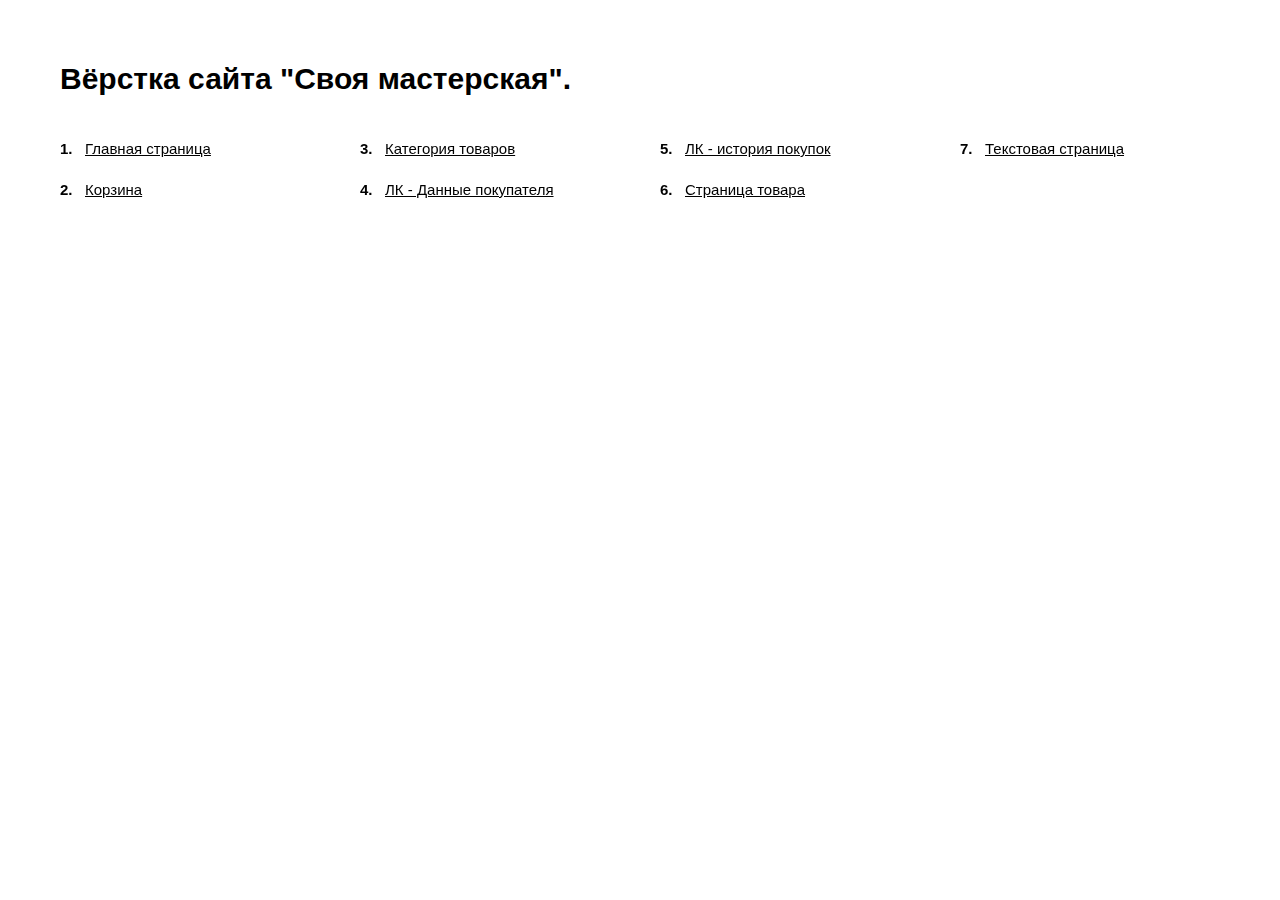
<file: demo_links.html>
<!DOCTYPE html>
<html lang="ru">
	<head>
		<meta http-equiv="Content-Type" content="text/html; charset=utf-8">

		<!-- Адаптирование страницы для мобильных устройств -->
		<meta name="viewport" content="width=device-width, initial-scale=1, maximum-scale=1">

		<!-- Запрет распознования номера телефона -->
		<meta name="format-detection" content="telephone=no">
		<meta name="SKYPE_TOOLBAR" content ="SKYPE_TOOLBAR_PARSER_COMPATIBLE">

		<style>
			*
			{
			    box-sizing: border-box;
			    margin: 0;
			    padding: 0;
			}

			*:before,
			*:after
			{
			    box-sizing: border-box;
			}


			.demo_links
			{
			    padding: 60px;
			}

			.demo_links .title
			{
			    font-family: Arial, 'Helvetica Neue', Helvetica, sans-serif;
			    font-size: 30px;
			    font-weight: 700;
			    line-height: 38px;

			    margin-bottom: 40px;
			}

			.demo_links ol
			{
			    font-family: Arial, 'Helvetica Neue', Helvetica, sans-serif;
			    font-size: 15px;
			    line-height: 21px;

			    counter-reset: li;

			    column-gap: 40px;
			    column-count: 4;
			}

			.demo_links ol li
			{
			    position: relative;

			    display: block;
			    overflow: hidden;

			    padding-left: 25px;

			    list-style-type: none;

			    transform: translateZ(0);

			    --webkit-column-break-inside: avoid;
			    page-break-inside: avoid;
			    break-inside: avoid;
			}

			.demo_links ol li + li
			{
			    margin-top: 20px;
			}

			.demo_links ol li:before
			{
			    color: var(--text_color);
			    font-weight: 700;

			    position: absolute;
			    top: 0;
			    left: 0;

			    content: counters(li, '.') '.';
			    counter-increment: li;
			}


			.demo_links li a
			{
			    color: #000;
			}

			.demo_links li a:hover
			{
			    text-decoration: none;
			}


			@media (max-width: 1279px)
			{
			    .demo_links ol
			    {
			        column-count: 3;
			    }
			}


			@media (max-width: 1023px)
			{
			    .demo_links
			    {
			        padding: 40px;
			    }

			    .demo_links .title
			    {
			        font-size: 28px;
			        line-height: 34px;

			        margin-bottom: 25px;
			    }

			    .demo_links ol
			    {
			        column-count: 2;
			    }
			}


			@media (max-width: 767px)
			{
			    .demo_links
			    {
			        padding: 30px;
			    }

			    .demo_links .title
			    {
			        font-size: 26px;
			        line-height: 32px;
			    }

			    .demo_links ol
			    {
			        column-gap: 40px;
			    }
			}


			@media (max-width: 479px)
			{
			    .demo_links
			    {
			        padding: 20px;
			    }

			    .demo_links .title
			    {
			        font-size: 22px;
			        line-height: 28px;

			        margin-bottom: 25px;
			    }

			    .demo_links ol
			    {
			        column-count: 1;
			    }

			    .demo_links ol li + li
			    {
			        margin-top: 15px;
			    }
			}

		</style>
	</head>

	<body>
		<div class="demo_links">
			<div class="title">Вёрстка сайта "Своя мастерская".</div>

			<ol>
				<li><a href="/index.html" target="_blank">Главная страница</a></li>
				<li><a href="/cart.html" target="_blank">Корзина</a></li>
				<li><a href="/category.html" target="_blank">Категория товаров</a></li>
				<li><a href="/lk_history.html" target="_blank">ЛК - Данные покупателя</a></li>
				<li><a href="/lk_personal.html" target="_blank">ЛК - история покупок</a></li>
				<li><a href="/product.html" target="_blank">Страница товара</a></li>
				<li><a href="/text_page.html" target="_blank">Текстовая страница</a></li>
			</ol>
		</div>
	</body>
</html>
</file>
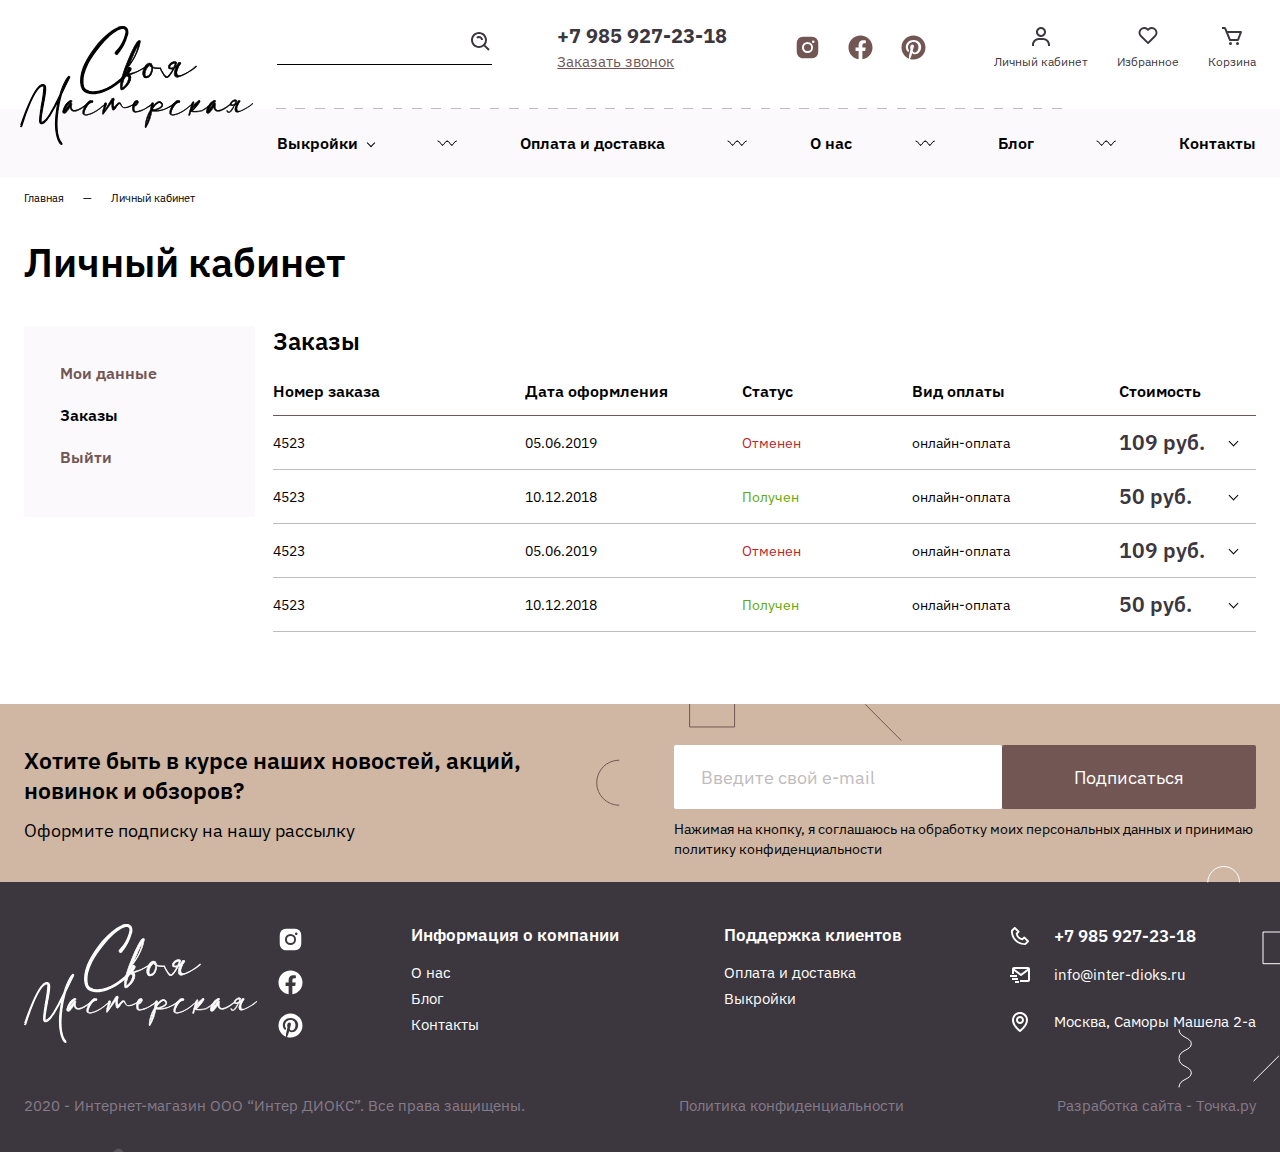
<file: lk_history.html>
<!DOCTYPE html>
<html lang="ru">
	<head>
		<meta http-equiv="Content-Type" content="text/html; charset=utf-8">

		<!-- Адаптирование страницы для мобильных устройств -->
		<meta name="viewport" content="width=device-width, initial-scale=1, maximum-scale=1">

		<!-- Запрет распознования номера телефона -->
		<meta name="format-detection" content="telephone=no">
		<meta name="SKYPE_TOOLBAR" content ="SKYPE_TOOLBAR_PARSER_COMPATIBLE">

		<!-- Заголовок страницы -->
		<title>Заголовок страницы</title>

		<!-- Данное значение часто используют(использовали) поисковые системы -->
		<meta name="description" content="">
		<meta name="keywords" content="">

		<!-- Традиционная иконка сайта, размер 16x16, прозрачность поддерживается. Рекомендуемый формат: .ico или .png -->
		<link rel="shortcut icon" href="favicon.ico">

		<!-- Изменение цвета панели моб. браузера -->
		<meta name="msapplication-TileColor" content="#725653">
		<meta name="theme-color" content="#725653">

		<!-- Подключение шрифтов с гугла -->
		<link rel="preconnect" href="https://fonts.gstatic.com">
		<link href="https://fonts.googleapis.com/css2?family=IBM+Plex+Sans:ital,wght@0,100;0,200;0,300;0,400;0,500;0,600;0,700;1,100;1,200;1,300;1,400;1,500;1,600;1,700&display=swap" rel="stylesheet">

		<!-- Подключение файлов стилей -->
		<link rel="stylesheet" href="https://unpkg.com/swiper/swiper-bundle.min.css">
		<link rel="stylesheet" href="css/swiper.css">
		<link rel="stylesheet" href="css/fancybox.css">
		<link rel="stylesheet" href="css/styles.css">

		<link rel="stylesheet" href="css/response_1279.css" media="print, (max-width: 1279px)">
		<link rel="stylesheet" href="css/response_1023.css" media="print, (max-width: 1023px)">
		<link rel="stylesheet" href="css/response_767.css" media="print, (max-width: 767px)">
		<link rel="stylesheet" href="css/response_479.css" media="(max-width: 479px)">
	</head>

	<body>
		<div class="wrap">
			<div class="main">
				<header>
					<button class="close"></button>

					<div class="mob_scroll">
						<div class="info">
							<div class="cont row">
								<a href="/" class="logo">
									<img src="images/logo.svg" alt="">
								</a>

								<div class="search">
									<form action="">
										<input type="text" name="" value="" class="input">

										<button type="submit" class="submit_btn">
											<svg class="icon"><use xlink:href="images/sprite.svg#ic_search"></use></svg>
										</button>
									</form>
								</div>

								<div class="contacts">
									<div class="phone">
										<a href="tel:+79859272318">+7 985 927-23-18</a>
									</div>

									<button class="callback_btn modal_link" data-content="#callback_modal">Заказать звонок</button>
								</div>

								<div class="socials">
									<a href="/" target="_blank" rel="noopener nofollow" class="instagram_link">
										<svg class="icon"><use xlink:href="images/sprite.svg#ic_instagram"></use></svg>
									</a>

									<a href="/" target="_blank" rel="noopener nofollow" class="facebook_link">
										<svg class="icon"><use xlink:href="images/sprite.svg#ic_facebook"></use></svg>
									</a>

									<a href="/" target="_blank" rel="noopener nofollow" class="pinterest_link">
										<svg class="icon"><use xlink:href="images/sprite.svg#ic_pinterest"></use></svg>
									</a>
								</div>

								<div class="links">
									<div class="account">
										<button class="link modal_link" data-content="#login_modal">
											<div class="icon">
												<svg><use xlink:href="images/sprite.svg#ic_user"></use></svg>
											</div>
											<div>Личный кабинет</div>
										</button>
									</div>

									<div class="favorite">
										<a href="/" class="link">
											<div class="icon">
												<svg><use xlink:href="images/sprite.svg#ic_favorite"></use></svg>
											</div>
											<div>Избранное</div>
										</a>
									</div>

									<div class="cart">
										<a href="/" class="link">
											<div class="icon">
												<svg><use xlink:href="images/sprite.svg#ic_cart"></use></svg>
											</div>
											<div>Корзина</div>
										</a>
									</div>
								</div>
							</div>
						</div>


						<div class="bottom">
							<div class="cont">
								<nav class="menu row">
									<div class="item">
										<a href="/" class="sub_link">
											Выкройки<span class="arr"></span>
										</a>

										<div class="sub_menu">
											<div class="row tabs_container">
												<div class="tabs">
													<button data-content="#sub_menu1_tab1" data-level="level1" class="active">ЖЕНСКИЕ ВЫКРОЙКИ</button>

													<button data-content="#sub_menu1_tab2" data-level="level1">МУЖСКИЕ ВЫКРОЙКИ</button>

													<button data-content="#sub_menu3_tab2" data-level="level1">ДЕТСКИЕ ВЫКРОЙКИ</button>
												</div>


												<div class="tab_content level1 active" id="sub_menu1_tab1">
													<div class="items">
														<div><a href="/">Коллекции</a></div>
														<div><a href="/">Бесплатные выкройки</a></div>
														<div><a href="/">Выкройки с подробным описанием пошива с фотографиями</a></div>
														<div><a href="/">Коллаборация с блогерами</a></div>
														<div><a href="/">Выкройки для начинающих</a></div>
														<div><a href="/">Шьем из трикотажа</a></div>
														<div><a href="/">Базовые лекала</a></div>
														<div><a href="/">Для дома</a></div>
														<div><a href="/">Для офиса</a></div>
														<div><a href="/">Для спорта</a></div>
														<div><a href="/">Комплекты</a></div>
														<div><a href="/">Выкройки с краткой последовательностью сборки изделия</a></div>
														<div><a href="/">Приспособления для шитья</a></div>
														<div><a href="/">Шаблоны для иллюстрации</a></div>
														<div><a href="/">Выкройки для печати на плоттере</a></div>
														<div><a href="/">Распродажа</a></div>
													</div>
												</div>


												<div class="tab_content level1" id="sub_menu1_tab2">

												</div>


												<div class="tab_content level1" id="sub_menu1_tab3">

												</div>
											</div>
										</div>
									</div>

									<svg class="sep"><use xlink:href="images/sprite.svg#ic_wave"></use></svg>

									<div class="item">
										<a href="/">Оплата и доставка</a>
									</div>

									<svg class="sep"><use xlink:href="images/sprite.svg#ic_wave"></use></svg>

									<div class="item">
										<a href="/">О нас</a>
									</div>

									<svg class="sep"><use xlink:href="images/sprite.svg#ic_wave"></use></svg>

									<div class="item">
										<a href="/">Блог</a>
									</div>

									<svg class="sep"><use xlink:href="images/sprite.svg#ic_wave"></use></svg>

									<div class="item">
										<a href="/">Контакты</a>
									</div>
								</nav>
							</div>
						</div>
					</div>
				</header>


				<section class="mob_header">
					<div class="cont">
						<a href="/" class="logo">
							<img src="images/logo.svg" alt="">
						</a>

						<div class="contacts">
							<div class="phone">
								<a href="tel:+79859272318">+7 985 927-23-18</a>
							</div>

							<button class="callback_btn modal_link" data-content="#callback_modal">Заказать звонок</button>
						</div>

						<div class="links">
							<div class="search modal_cont">
								<button class="link mini_modal_btn" data-modal-id="#mob_search_modal">
									<svg><use xlink:href="images/sprite.svg#ic_search"></use></svg>
								</button>

								<div class="mini_modal" id="mob_search_modal">
									<form action="">
										<input type="text" name="" value="" class="input">

										<button type="submit" class="submit_btn">
											<svg class="icon"><use xlink:href="images/sprite.svg#ic_search"></use></svg>
										</button>
									</form>
								</div>
							</div>

							<div class="account">
								<button class="link modal_link" data-content="#login_modal">
									<svg><use xlink:href="images/sprite.svg#ic_user"></use></svg>
								</button>
							</div>

							<div class="favorite">
								<a href="/" class="link">
									<svg><use xlink:href="images/sprite.svg#ic_favorite"></use></svg>
								</a>
							</div>

							<div class="cart">
								<a href="/" class="link">
									<svg><use xlink:href="images/sprite.svg#ic_cart"></use></svg>
								</a>
							</div>
						</div>

						<button class="mob_menu_btn">
							<span></span>
						</button>
					</div>
				</section>


				<section class="page_head">
					<div class="cont">
						<div class="breadcrumbs">
							<a href="/">Главная</a> <span class="sep">—</span>
							<span class="current">Личный кабинет</span>
						</div>

						<h1 class="page_title">Личный кабинет</h1>
					</div>
				</section>


				<section class="lk_info content_flex block">
					<div class="cont row">
						<aside>
							<div class="links">
								<div><a href="/">Мои данные</a></div>

								<div><a class="active">Заказы</a></div>

								<div><a href="/">Выйти</a></div>
							</div>
						</aside>


						<section class="content">
							<section class="history accordion">
								<div class="block_title">Заказы</div>

								<div class="titles">
									<div class="col_number">Номер заказа</div>
									<div class="col_date">Дата оформления</div>
									<div class="col_status">Статус</div>
									<div class="col_payment">Вид оплаты</div>
									<div class="col_price">Стоимость</div>
								</div>


								<div class="order item">
									<div class="head">
										<div class="col_number" data-column="Номер заказа">4523</div>
										<div class="col_date" data-column="Дата оформления">05.06.2019</div>
										<div class="col_status red" data-column="Статус">Отменен</div>
										<div class="col_payment" data-column="Вид оплаты">онлайн-оплата</div>
										<div class="col_price" data-column="Стоимость">109 руб.</div>
									</div>

									<div class="data cart_info">
										<table>
											<thead>
												<tr>
													<th colspan="2">Наименование</th>
													<th>Размер</th>
													<th>Цена</th>
												</tr>
											</thead>

											<tbody>
												<tr>
													<td class="thumb">
														<a href="/" target="_blank">
															<img data-src="images/tmp/product_thumb.jpg" alt="" class="lozad">
														</a>
													</td>

													<td class="name">
														<a href="/" target="_blank">Платье #88</a>
													</td>

													<td class="size" data-column="Размер">38, рост 164-170</td>

													<td class="price" data-column="Цена">
														<div class="old">129 руб.</div>
														<div>109 руб.</div>
													</td>
												</tr>
											</tbody>
										</table>
									</div>
								</div>


								<div class="order item">
									<div class="head">
										<div class="col_number" data-column="Номер заказа">4523</div>
										<div class="col_date" data-column="Дата оформления">10.12.2018</div>
										<div class="col_status green" data-column="Статус">Получен</div>
										<div class="col_payment" data-column="Вид оплаты">онлайн-оплата</div>
										<div class="col_price" data-column="Стоимость">50 руб.</div>
									</div>

									<div class="data cart_info">
										<table>
											<thead>
												<tr>
													<th colspan="2">Наименование</th>
													<th>Размер</th>
													<th>Цена</th>
												</tr>
											</thead>

											<tbody>
												<tr>
													<td class="thumb">
														<a href="/" target="_blank">
															<img data-src="images/tmp/product_thumb.jpg" alt="" class="lozad">
														</a>
													</td>

													<td class="name">
														<a href="/" target="_blank">Платье #88</a>
													</td>

													<td class="size" data-column="Размер">38, рост 164-170</td>

													<td class="price" data-column="Цена">
														<div class="old">129 руб.</div>
														<div>109 руб.</div>
													</td>
												</tr>
											</tbody>
										</table>
									</div>
								</div>


								<div class="order item">
									<div class="head">
										<div class="col_number" data-column="Номер заказа">4523</div>
										<div class="col_date" data-column="Дата оформления">05.06.2019</div>
										<div class="col_status red" data-column="Статус">Отменен</div>
										<div class="col_payment" data-column="Вид оплаты">онлайн-оплата</div>
										<div class="col_price" data-column="Стоимость">109 руб.</div>
									</div>

									<div class="data cart_info">
										<table>
											<thead>
												<tr>
													<th colspan="2">Наименование</th>
													<th>Размер</th>
													<th>Цена</th>
												</tr>
											</thead>

											<tbody>
												<tr>
													<td class="thumb">
														<a href="/" target="_blank">
															<img data-src="images/tmp/product_thumb.jpg" alt="" class="lozad">
														</a>
													</td>

													<td class="name">
														<a href="/" target="_blank">Платье #88</a>
													</td>

													<td class="size" data-column="Размер">38, рост 164-170</td>

													<td class="price" data-column="Цена">
														<div class="old">129 руб.</div>
														<div>109 руб.</div>
													</td>
												</tr>
											</tbody>
										</table>
									</div>
								</div>


								<div class="order item">
									<div class="head">
										<div class="col_number" data-column="Номер заказа">4523</div>
										<div class="col_date" data-column="Дата оформления">10.12.2018</div>
										<div class="col_status green" data-column="Статус">Получен</div>
										<div class="col_payment" data-column="Вид оплаты">онлайн-оплата</div>
										<div class="col_price" data-column="Стоимость">50 руб.</div>
									</div>

									<div class="data cart_info">
										<table>
											<thead>
												<tr>
													<th colspan="2">Наименование</th>
													<th>Размер</th>
													<th>Цена</th>
												</tr>
											</thead>

											<tbody>
												<tr>
													<td class="thumb">
														<a href="/" target="_blank">
															<img data-src="images/tmp/product_thumb.jpg" alt="" class="lozad">
														</a>
													</td>

													<td class="name">
														<a href="/" target="_blank">Платье #88</a>
													</td>

													<td class="size" data-column="Размер">38, рост 164-170</td>

													<td class="price" data-column="Цена">
														<div class="old">129 руб.</div>
														<div>109 руб.</div>
													</td>
												</tr>
											</tbody>
										</table>
									</div>
								</div>
							</section>
						</section>
					</div>
				</section>


				<section class="subscribe">
					<div class="cont row">
						<div class="info">
							<div class="title">Хотите быть в курсе наших новостей, акций, новинок и обзоров?</div>

							<div class="desc">Оформите подписку на нашу рассылку</div>
						</div>

						<form action="">
							<input type="email" name="" value="" class="input" placeholder="Введите свой e-mail">

							<button type="submit" class="submit_btn">Подписаться</button>

							<div class="agree">
								Нажимая на кнопку, я соглашаюсь на обработку моих персональных данных и принимаю политику конфиденциальности
							</div>
						</form>
					</div>

					<img data-src="images/bg_subscribe.svg" alt="" class="bg lozad">
				</section>
			</div>


			<footer>
				<div class="info">
					<div class="cont row">
						<div class="col_left">
							<div class="logo">
								<img src="images/logo_white.svg" alt="">
							</div>

							<div class="socials">
								<a href="/" target="_blank" rel="noopener nofollow" class="instagram_link">
									<svg class="icon"><use xlink:href="images/sprite.svg#ic_instagram"></use></svg>
								</a>

								<a href="/" target="_blank" rel="noopener nofollow" class="facebook_link">
									<svg class="icon"><use xlink:href="images/sprite.svg#ic_facebook"></use></svg>
								</a>

								<a href="/" target="_blank" rel="noopener nofollow" class="pinterest_link">
									<svg class="icon"><use xlink:href="images/sprite.svg#ic_pinterest"></use></svg>
								</a>
							</div>
						</div>

						<div class="links">
							<div class="title">Информация о компании</div>

							<div class="items">
								<div><a href="/">О нас</a></div>
								<div><a href="/">Блог</a></div>
								<div><a href="/">Контакты</a></div>
							</div>
						</div>

						<div class="links">
							<div class="title">Поддержка клиентов</div>

							<div class="items">
								<div><a href="/">Оплата и доставка</a></div>
								<div><a href="/">Выкройки</a></div>
							</div>
						</div>

						<div class="contacts">
							<div class="phone">
								<a href="tel:+79859272318">
									<div class="icon">
										<svg><use xlink:href="images/sprite.svg#ic_phone"></use></svg>
									</div>
									<span>+7 985 927-23-18</span>
								</a>
							</div>

							<div class="email">
								<a href="mailto:info@inter-dioks.ru">
									<div class="icon">
										<svg><use xlink:href="images/sprite.svg#ic_email"></use></svg>
									</div>
									<span>info@inter-dioks.ru</span>
								</a>
							</div>

							<div class="location">
								<div class="icon">
									<svg><use xlink:href="images/sprite.svg#ic_location"></use></svg>
								</div>
								<span>Москва, Саморы Машела 2-а</span>
							</div>
						</div>
					</div>
				</div>


				<div class="bottom">
					<div class="cont row">
						<div class="copyright">2020 - Интернет-магазин ООО “Интер ДИОКС”. Все права защищены.</div>

						<div class="privacy_policy">
							<a href="/">Политика конфиденциальности</a>
						</div>

						<div class="creator">
							<a href="/" target="_blank" rel="noopener">Разработка сайта - Точка.ру</a>
						</div>
					</div>
				</div>


				<img data-src="images/bg_footer.svg" alt="" class="bg lozad">
			</footer>


			<div class="buttonUp">
				<button>
					<svg class="icon"><use xlink:href="images/sprite.svg#ic_buttonUp"></use></svg>
				</button>
			</div>

			<div class="overlay"></div>

			<img data-src="images/bg_wrap.svg" alt="" class="bg lozad">
		</div>


		<div class="supports_error">
			Ваш браузер устарел рекомендуем обновить его до последней версии<br> или использовать другой более современный.
		</div>


		<section class="modal" id="callback_modal">
			<div class="block_head">
				<div class="title">Обратный звонок</div>
			</div>

			<div class="modal_data">
				<form action="" class="form">
					<div class="line">
						<div class="field">
							<input type="text" name="" value="" class="input" placeholder="Ваше имя">
						</div>
					</div>

					<div class="line">
						<div class="field">
							<input type="tel" name="" value="" class="input" placeholder="Телефон">
						</div>
					</div>

					<div class="line agree">
						<input type="checkbox" name="agree" id="callback_agree_check">
						<label for="callback_agree_check">
							Нажимая на кнопку, я соглашаюсь на обработку моих персональных данных и принимаю <a href="/" target="_blank">политику конфиденциальности</a>
						</label>
					</div>

					<div class="submit">
						<button type="submit" class="submit_btn">Отправить</button>
					</div>
				</form>
			</div>
		</section>


		<section class="modal" id="login_modal">
			<div class="block_head">
				<div class="title">Вход</div>
			</div>

			<div class="modal_data">
				<form action="" class="form custom_submit">
					<div class="line">
						<div class="field">
							<input type="text" name="" value="" class="input" placeholder="Телефон или e-mail">
						</div>
					</div>

					<div class="line">
						<div class="field">
							<input type="password" name="" value="" class="input" placeholder="Пароль">
						</div>
					</div>

					<div class="line recovery">
						<div class="field">
							<button class="link modal_link" data-content="#recovery_modal">Забыли пароль?</button>
						</div>
					</div>


					<div class="submit">
						<button type="submit" class="submit_btn">Войти</button>
					</div>
				</form>


				<div class="links">
					<div>или</div>

					<button class="link modal_link" data-content="#register_modal">Зарегистрироваться</button>
				</div>
			</div>
		</section>


		<section class="modal" id="recovery_modal">
			<div class="block_head">
				<div class="title">Восстановление пароля</div>
			</div>

			<div class="modal_data">
				<form action="" class="form custom_submit">
					<div class="line">
						<div class="field">
							<input type="email" name="" value="" class="input" placeholder="E-mail">
						</div>
					</div>


					<div class="submit">
						<button type="submit" class="submit_btn">Отправить</button>
					</div>
				</form>
			</div>
		</section>


		<section class="modal" id="register_modal">
			<div class="block_head">
				<div class="title">Регистрация</div>
			</div>

			<div class="modal_data">
				<form action="" class="form custom_submit">
					<div class="line">
						<div class="field">
							<input type="text" name="" value="" class="input" placeholder="Ваше имя">
						</div>
					</div>

					<div class="line">
						<div class="field">
							<input type="email" name="" value="" class="input" placeholder="E-mail">
						</div>
					</div>

					<div class="line">
						<div class="field">
							<input type="tel" name="" value="" class="input" placeholder="Телефон">
						</div>
					</div>

					<div class="line">
						<div class="field">
							<input type="password" name="" value="" class="input" placeholder="Пароль">
						</div>
					</div>

					<div class="line">
						<div class="field">
							<input type="password" name="" value="" class="input" placeholder="Пароль еще раз">
						</div>
					</div>

					<div class="line agree">
						<input type="checkbox" name="agree" id="register_agree_check">
						<label for="register_agree_check">
							Нажимая на кнопку, я соглашаюсь на обработку моих персональных данных и принимаю <a href="/" target="_blank">политику конфиденциальности</a>
						</label>
					</div>


					<div class="submit">
						<button type="submit" class="submit_btn">Зарегистрироваться</button>
					</div>
				</form>
			</div>
		</section>


		<section class="modal" id="action_success_modal">
			<div class="text">Ваше сообщение отправлено</div>
		</section>

		<section class="modal" id="subscribe_success_modal">
			<div class="text">Вы подписались на рассылку</div>
		</section>


		<!-- Подключение javascript файлов -->
		<script src="js/jquery-3.5.0.min.js"></script>
		<script src="js/lozad.min.js"></script>
		<script src="https://unpkg.com/swiper/swiper-bundle.min.js"></script>
		<script src="js/inputmask.min.js"></script>
		<script src="js/nice-select.js"></script>
		<script src="js/fancybox.min.js"></script>
		<script src="js/functions.js"></script>
		<script src="js/scripts.js"></script>
	</body>
</html>
</file>
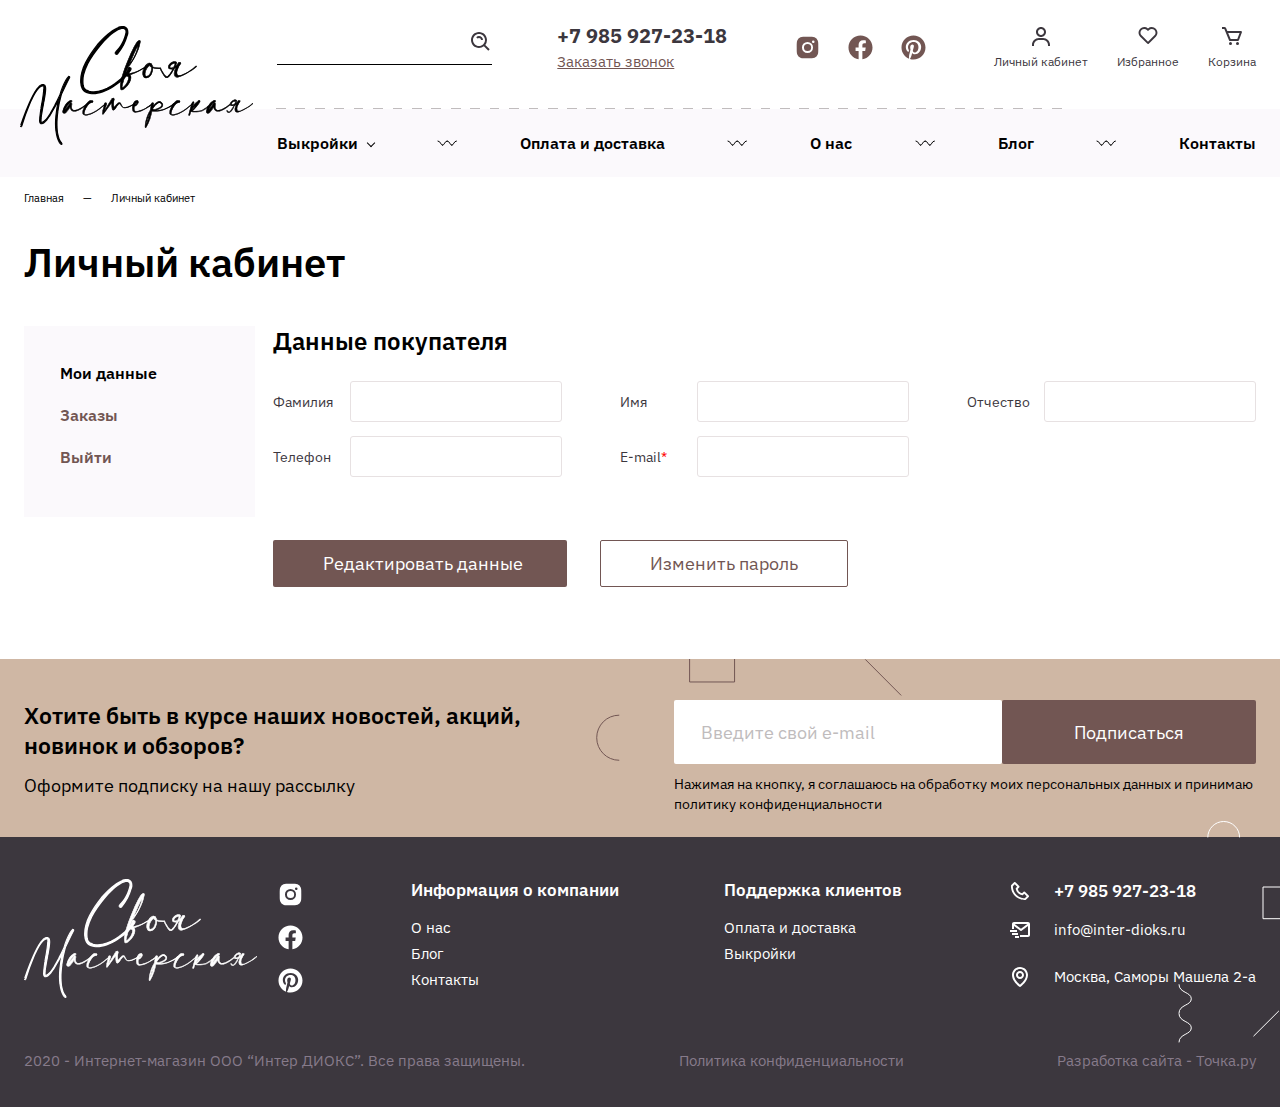
<file: lk_personal.html>
<!DOCTYPE html>
<html lang="ru">
	<head>
		<meta http-equiv="Content-Type" content="text/html; charset=utf-8">

		<!-- Адаптирование страницы для мобильных устройств -->
		<meta name="viewport" content="width=device-width, initial-scale=1, maximum-scale=1">

		<!-- Запрет распознования номера телефона -->
		<meta name="format-detection" content="telephone=no">
		<meta name="SKYPE_TOOLBAR" content ="SKYPE_TOOLBAR_PARSER_COMPATIBLE">

		<!-- Заголовок страницы -->
		<title>Заголовок страницы</title>

		<!-- Данное значение часто используют(использовали) поисковые системы -->
		<meta name="description" content="">
		<meta name="keywords" content="">

		<!-- Традиционная иконка сайта, размер 16x16, прозрачность поддерживается. Рекомендуемый формат: .ico или .png -->
		<link rel="shortcut icon" href="favicon.ico">

		<!-- Изменение цвета панели моб. браузера -->
		<meta name="msapplication-TileColor" content="#725653">
		<meta name="theme-color" content="#725653">

		<!-- Подключение шрифтов с гугла -->
		<link rel="preconnect" href="https://fonts.gstatic.com">
		<link href="https://fonts.googleapis.com/css2?family=IBM+Plex+Sans:ital,wght@0,100;0,200;0,300;0,400;0,500;0,600;0,700;1,100;1,200;1,300;1,400;1,500;1,600;1,700&display=swap" rel="stylesheet">

		<!-- Подключение файлов стилей -->
		<link rel="stylesheet" href="https://unpkg.com/swiper/swiper-bundle.min.css">
		<link rel="stylesheet" href="css/swiper.css">
		<link rel="stylesheet" href="css/fancybox.css">
		<link rel="stylesheet" href="css/styles.css">

		<link rel="stylesheet" href="css/response_1279.css" media="print, (max-width: 1279px)">
		<link rel="stylesheet" href="css/response_1023.css" media="print, (max-width: 1023px)">
		<link rel="stylesheet" href="css/response_767.css" media="print, (max-width: 767px)">
		<link rel="stylesheet" href="css/response_479.css" media="(max-width: 479px)">
	</head>

	<body>
		<div class="wrap">
			<div class="main">
				<header>
					<button class="close"></button>

					<div class="mob_scroll">
						<div class="info">
							<div class="cont row">
								<a href="/" class="logo">
									<img src="images/logo.svg" alt="">
								</a>

								<div class="search">
									<form action="">
										<input type="text" name="" value="" class="input">

										<button type="submit" class="submit_btn">
											<svg class="icon"><use xlink:href="images/sprite.svg#ic_search"></use></svg>
										</button>
									</form>
								</div>

								<div class="contacts">
									<div class="phone">
										<a href="tel:+79859272318">+7 985 927-23-18</a>
									</div>

									<button class="callback_btn modal_link" data-content="#callback_modal">Заказать звонок</button>
								</div>

								<div class="socials">
									<a href="/" target="_blank" rel="noopener nofollow" class="instagram_link">
										<svg class="icon"><use xlink:href="images/sprite.svg#ic_instagram"></use></svg>
									</a>

									<a href="/" target="_blank" rel="noopener nofollow" class="facebook_link">
										<svg class="icon"><use xlink:href="images/sprite.svg#ic_facebook"></use></svg>
									</a>

									<a href="/" target="_blank" rel="noopener nofollow" class="pinterest_link">
										<svg class="icon"><use xlink:href="images/sprite.svg#ic_pinterest"></use></svg>
									</a>
								</div>

								<div class="links">
									<div class="account">
										<button class="link modal_link" data-content="#login_modal">
											<div class="icon">
												<svg><use xlink:href="images/sprite.svg#ic_user"></use></svg>
											</div>
											<div>Личный кабинет</div>
										</button>
									</div>

									<div class="favorite">
										<a href="/" class="link">
											<div class="icon">
												<svg><use xlink:href="images/sprite.svg#ic_favorite"></use></svg>
											</div>
											<div>Избранное</div>
										</a>
									</div>

									<div class="cart">
										<a href="/" class="link">
											<div class="icon">
												<svg><use xlink:href="images/sprite.svg#ic_cart"></use></svg>
											</div>
											<div>Корзина</div>
										</a>
									</div>
								</div>
							</div>
						</div>


						<div class="bottom">
							<div class="cont">
								<nav class="menu row">
									<div class="item">
										<a href="/" class="sub_link">
											Выкройки<span class="arr"></span>
										</a>

										<div class="sub_menu">
											<div class="row tabs_container">
												<div class="tabs">
													<button data-content="#sub_menu1_tab1" data-level="level1" class="active">ЖЕНСКИЕ ВЫКРОЙКИ</button>

													<button data-content="#sub_menu1_tab2" data-level="level1">МУЖСКИЕ ВЫКРОЙКИ</button>

													<button data-content="#sub_menu3_tab2" data-level="level1">ДЕТСКИЕ ВЫКРОЙКИ</button>
												</div>


												<div class="tab_content level1 active" id="sub_menu1_tab1">
													<div class="items">
														<div><a href="/">Коллекции</a></div>
														<div><a href="/">Бесплатные выкройки</a></div>
														<div><a href="/">Выкройки с подробным описанием пошива с фотографиями</a></div>
														<div><a href="/">Коллаборация с блогерами</a></div>
														<div><a href="/">Выкройки для начинающих</a></div>
														<div><a href="/">Шьем из трикотажа</a></div>
														<div><a href="/">Базовые лекала</a></div>
														<div><a href="/">Для дома</a></div>
														<div><a href="/">Для офиса</a></div>
														<div><a href="/">Для спорта</a></div>
														<div><a href="/">Комплекты</a></div>
														<div><a href="/">Выкройки с краткой последовательностью сборки изделия</a></div>
														<div><a href="/">Приспособления для шитья</a></div>
														<div><a href="/">Шаблоны для иллюстрации</a></div>
														<div><a href="/">Выкройки для печати на плоттере</a></div>
														<div><a href="/">Распродажа</a></div>
													</div>
												</div>


												<div class="tab_content level1" id="sub_menu1_tab2">

												</div>


												<div class="tab_content level1" id="sub_menu1_tab3">

												</div>
											</div>
										</div>
									</div>

									<svg class="sep"><use xlink:href="images/sprite.svg#ic_wave"></use></svg>

									<div class="item">
										<a href="/">Оплата и доставка</a>
									</div>

									<svg class="sep"><use xlink:href="images/sprite.svg#ic_wave"></use></svg>

									<div class="item">
										<a href="/">О нас</a>
									</div>

									<svg class="sep"><use xlink:href="images/sprite.svg#ic_wave"></use></svg>

									<div class="item">
										<a href="/">Блог</a>
									</div>

									<svg class="sep"><use xlink:href="images/sprite.svg#ic_wave"></use></svg>

									<div class="item">
										<a href="/">Контакты</a>
									</div>
								</nav>
							</div>
						</div>
					</div>
				</header>


				<section class="mob_header">
					<div class="cont">
						<a href="/" class="logo">
							<img src="images/logo.svg" alt="">
						</a>

						<div class="contacts">
							<div class="phone">
								<a href="tel:+79859272318">+7 985 927-23-18</a>
							</div>

							<button class="callback_btn modal_link" data-content="#callback_modal">Заказать звонок</button>
						</div>

						<div class="links">
							<div class="search modal_cont">
								<button class="link mini_modal_btn" data-modal-id="#mob_search_modal">
									<svg><use xlink:href="images/sprite.svg#ic_search"></use></svg>
								</button>

								<div class="mini_modal" id="mob_search_modal">
									<form action="">
										<input type="text" name="" value="" class="input">

										<button type="submit" class="submit_btn">
											<svg class="icon"><use xlink:href="images/sprite.svg#ic_search"></use></svg>
										</button>
									</form>
								</div>
							</div>

							<div class="account">
								<button class="link modal_link" data-content="#login_modal">
									<svg><use xlink:href="images/sprite.svg#ic_user"></use></svg>
								</button>
							</div>

							<div class="favorite">
								<a href="/" class="link">
									<svg><use xlink:href="images/sprite.svg#ic_favorite"></use></svg>
								</a>
							</div>

							<div class="cart">
								<a href="/" class="link">
									<svg><use xlink:href="images/sprite.svg#ic_cart"></use></svg>
								</a>
							</div>
						</div>

						<button class="mob_menu_btn">
							<span></span>
						</button>
					</div>
				</section>


				<section class="page_head">
					<div class="cont">
						<div class="breadcrumbs">
							<a href="/">Главная</a> <span class="sep">—</span>
							<span class="current">Личный кабинет</span>
						</div>

						<h1 class="page_title">Личный кабинет</h1>
					</div>
				</section>


				<section class="lk_info content_flex block">
					<div class="cont row">
						<aside>
							<div class="links">
								<div><a class="active">Мои данные</a></div>

								<div><a href="/">Заказы</a></div>

								<div><a href="/">Выйти</a></div>
							</div>
						</aside>


						<section class="content">
							<section class="personal">
								<form action="" class="form info_form">
									<div class="section">
										<div class="block_title">Данные покупателя</div>

										<div class="columns row">
											<div class="line row width1of3">
												<div class="label">Фамилия</div>

												<div class="field">
													<input type="text" name="" value="" class="input" disabled>
												</div>
											</div>

											<div class="line row width1of3">
												<div class="label">Имя</div>

												<div class="field">
													<input type="text" name="" value="" class="input" disabled>
												</div>
											</div>

											<div class="line row width1of3">
												<div class="label">Отчество</div>

												<div class="field">
													<input type="text" name="" value="" class="input" disabled>
												</div>
											</div>

											<div class="line row width1of3">
												<div class="label">Телефон</div>

												<div class="field">
													<input type="tel" name="" value="" class="input" disabled>
												</div>
											</div>

											<div class="line row width1of3">
												<div class="label">E-mail <span class="required">*</span></div>

												<div class="field">
													<input type="email" name="" value="" class="input" disabled>
												</div>
											</div>
										</div>
									</div>

									<div class="submit">
										<button type="submit" class="submit_btn">Сохранить</button>
										<button type="button" class="cancel_btn">Отменить</button>
									</div>
								</form>


								<form action="" class="form password_form">
									<div class="section info">
										<div class="block_title">Смена пароля</div>

										<div class="columns row">
											<div class="line row width1of3">
												<div class="label">Старый пароль</div>

												<div class="field">
													<input type="password" name="" value="" class="input">
												</div>
											</div>

											<div class="line row width1of3">
												<div class="label">Новый пароль</div>

												<div class="field">
													<input type="password" name="" value="" class="input">
												</div>
											</div>

											<div class="line row width1of3">
												<div class="label">Пароль еще раз</div>

												<div class="field">
													<input type="password" name="" value="" class="input">
												</div>
											</div>
										</div>
									</div>

									<div class="submit">
										<button type="submit" class="submit_btn">Сохранить</button>
										<button type="button" class="cancel_btn">Отменить</button>
									</div>
								</form>


								<div class="btns">
									<button type="button" class="edit_info_btn">Редактировать данные</button>

									<button type="button" class="edit_pass_btn">Изменить пароль</button>
								</div>
							</section>
						</section>
					</div>
				</section>


				<section class="subscribe">
					<div class="cont row">
						<div class="info">
							<div class="title">Хотите быть в курсе наших новостей, акций, новинок и обзоров?</div>

							<div class="desc">Оформите подписку на нашу рассылку</div>
						</div>

						<form action="">
							<input type="email" name="" value="" class="input" placeholder="Введите свой e-mail">

							<button type="submit" class="submit_btn">Подписаться</button>

							<div class="agree">
								Нажимая на кнопку, я соглашаюсь на обработку моих персональных данных и принимаю политику конфиденциальности
							</div>
						</form>
					</div>

					<img data-src="images/bg_subscribe.svg" alt="" class="bg lozad">
				</section>
			</div>


			<footer>
				<div class="info">
					<div class="cont row">
						<div class="col_left">
							<div class="logo">
								<img src="images/logo_white.svg" alt="">
							</div>

							<div class="socials">
								<a href="/" target="_blank" rel="noopener nofollow" class="instagram_link">
									<svg class="icon"><use xlink:href="images/sprite.svg#ic_instagram"></use></svg>
								</a>

								<a href="/" target="_blank" rel="noopener nofollow" class="facebook_link">
									<svg class="icon"><use xlink:href="images/sprite.svg#ic_facebook"></use></svg>
								</a>

								<a href="/" target="_blank" rel="noopener nofollow" class="pinterest_link">
									<svg class="icon"><use xlink:href="images/sprite.svg#ic_pinterest"></use></svg>
								</a>
							</div>
						</div>

						<div class="links">
							<div class="title">Информация о компании</div>

							<div class="items">
								<div><a href="/">О нас</a></div>
								<div><a href="/">Блог</a></div>
								<div><a href="/">Контакты</a></div>
							</div>
						</div>

						<div class="links">
							<div class="title">Поддержка клиентов</div>

							<div class="items">
								<div><a href="/">Оплата и доставка</a></div>
								<div><a href="/">Выкройки</a></div>
							</div>
						</div>

						<div class="contacts">
							<div class="phone">
								<a href="tel:+79859272318">
									<div class="icon">
										<svg><use xlink:href="images/sprite.svg#ic_phone"></use></svg>
									</div>
									<span>+7 985 927-23-18</span>
								</a>
							</div>

							<div class="email">
								<a href="mailto:info@inter-dioks.ru">
									<div class="icon">
										<svg><use xlink:href="images/sprite.svg#ic_email"></use></svg>
									</div>
									<span>info@inter-dioks.ru</span>
								</a>
							</div>

							<div class="location">
								<div class="icon">
									<svg><use xlink:href="images/sprite.svg#ic_location"></use></svg>
								</div>
								<span>Москва, Саморы Машела 2-а</span>
							</div>
						</div>
					</div>
				</div>


				<div class="bottom">
					<div class="cont row">
						<div class="copyright">2020 - Интернет-магазин ООО “Интер ДИОКС”. Все права защищены.</div>

						<div class="privacy_policy">
							<a href="/">Политика конфиденциальности</a>
						</div>

						<div class="creator">
							<a href="/" target="_blank" rel="noopener">Разработка сайта - Точка.ру</a>
						</div>
					</div>
				</div>


				<img data-src="images/bg_footer.svg" alt="" class="bg lozad">
			</footer>


			<div class="buttonUp">
				<button>
					<svg class="icon"><use xlink:href="images/sprite.svg#ic_buttonUp"></use></svg>
				</button>
			</div>

			<div class="overlay"></div>

			<img data-src="images/bg_wrap.svg" alt="" class="bg lozad">
		</div>


		<div class="supports_error">
			Ваш браузер устарел рекомендуем обновить его до последней версии<br> или использовать другой более современный.
		</div>


		<section class="modal" id="callback_modal">
			<div class="block_head">
				<div class="title">Обратный звонок</div>
			</div>

			<div class="modal_data">
				<form action="" class="form">
					<div class="line">
						<div class="field">
							<input type="text" name="" value="" class="input" placeholder="Ваше имя">
						</div>
					</div>

					<div class="line">
						<div class="field">
							<input type="tel" name="" value="" class="input" placeholder="Телефон">
						</div>
					</div>

					<div class="line agree">
						<input type="checkbox" name="agree" id="callback_agree_check">
						<label for="callback_agree_check">
							Нажимая на кнопку, я соглашаюсь на обработку моих персональных данных и принимаю <a href="/" target="_blank">политику конфиденциальности</a>
						</label>
					</div>

					<div class="submit">
						<button type="submit" class="submit_btn">Отправить</button>
					</div>
				</form>
			</div>
		</section>


		<section class="modal" id="login_modal">
			<div class="block_head">
				<div class="title">Вход</div>
			</div>

			<div class="modal_data">
				<form action="" class="form custom_submit">
					<div class="line">
						<div class="field">
							<input type="text" name="" value="" class="input" placeholder="Телефон или e-mail">
						</div>
					</div>

					<div class="line">
						<div class="field">
							<input type="password" name="" value="" class="input" placeholder="Пароль">
						</div>
					</div>

					<div class="line recovery">
						<div class="field">
							<button class="link modal_link" data-content="#recovery_modal">Забыли пароль?</button>
						</div>
					</div>


					<div class="submit">
						<button type="submit" class="submit_btn">Войти</button>
					</div>
				</form>


				<div class="links">
					<div>или</div>

					<button class="link modal_link" data-content="#register_modal">Зарегистрироваться</button>
				</div>
			</div>
		</section>


		<section class="modal" id="recovery_modal">
			<div class="block_head">
				<div class="title">Восстановление пароля</div>
			</div>

			<div class="modal_data">
				<form action="" class="form custom_submit">
					<div class="line">
						<div class="field">
							<input type="email" name="" value="" class="input" placeholder="E-mail">
						</div>
					</div>


					<div class="submit">
						<button type="submit" class="submit_btn">Отправить</button>
					</div>
				</form>
			</div>
		</section>


		<section class="modal" id="register_modal">
			<div class="block_head">
				<div class="title">Регистрация</div>
			</div>

			<div class="modal_data">
				<form action="" class="form custom_submit">
					<div class="line">
						<div class="field">
							<input type="text" name="" value="" class="input" placeholder="Ваше имя">
						</div>
					</div>

					<div class="line">
						<div class="field">
							<input type="email" name="" value="" class="input" placeholder="E-mail">
						</div>
					</div>

					<div class="line">
						<div class="field">
							<input type="tel" name="" value="" class="input" placeholder="Телефон">
						</div>
					</div>

					<div class="line">
						<div class="field">
							<input type="password" name="" value="" class="input" placeholder="Пароль">
						</div>
					</div>

					<div class="line">
						<div class="field">
							<input type="password" name="" value="" class="input" placeholder="Пароль еще раз">
						</div>
					</div>

					<div class="line agree">
						<input type="checkbox" name="agree" id="register_agree_check">
						<label for="register_agree_check">
							Нажимая на кнопку, я соглашаюсь на обработку моих персональных данных и принимаю <a href="/" target="_blank">политику конфиденциальности</a>
						</label>
					</div>


					<div class="submit">
						<button type="submit" class="submit_btn">Зарегистрироваться</button>
					</div>
				</form>
			</div>
		</section>


		<section class="modal" id="action_success_modal">
			<div class="text">Ваше сообщение отправлено</div>
		</section>

		<section class="modal" id="subscribe_success_modal">
			<div class="text">Вы подписались на рассылку</div>
		</section>


		<!-- Подключение javascript файлов -->
		<script src="js/jquery-3.5.0.min.js"></script>
		<script src="js/lozad.min.js"></script>
		<script src="https://unpkg.com/swiper/swiper-bundle.min.js"></script>
		<script src="js/inputmask.min.js"></script>
		<script src="js/nice-select.js"></script>
		<script src="js/fancybox.min.js"></script>
		<script src="js/functions.js"></script>
		<script src="js/scripts.js"></script>
	</body>
</html>
</file>
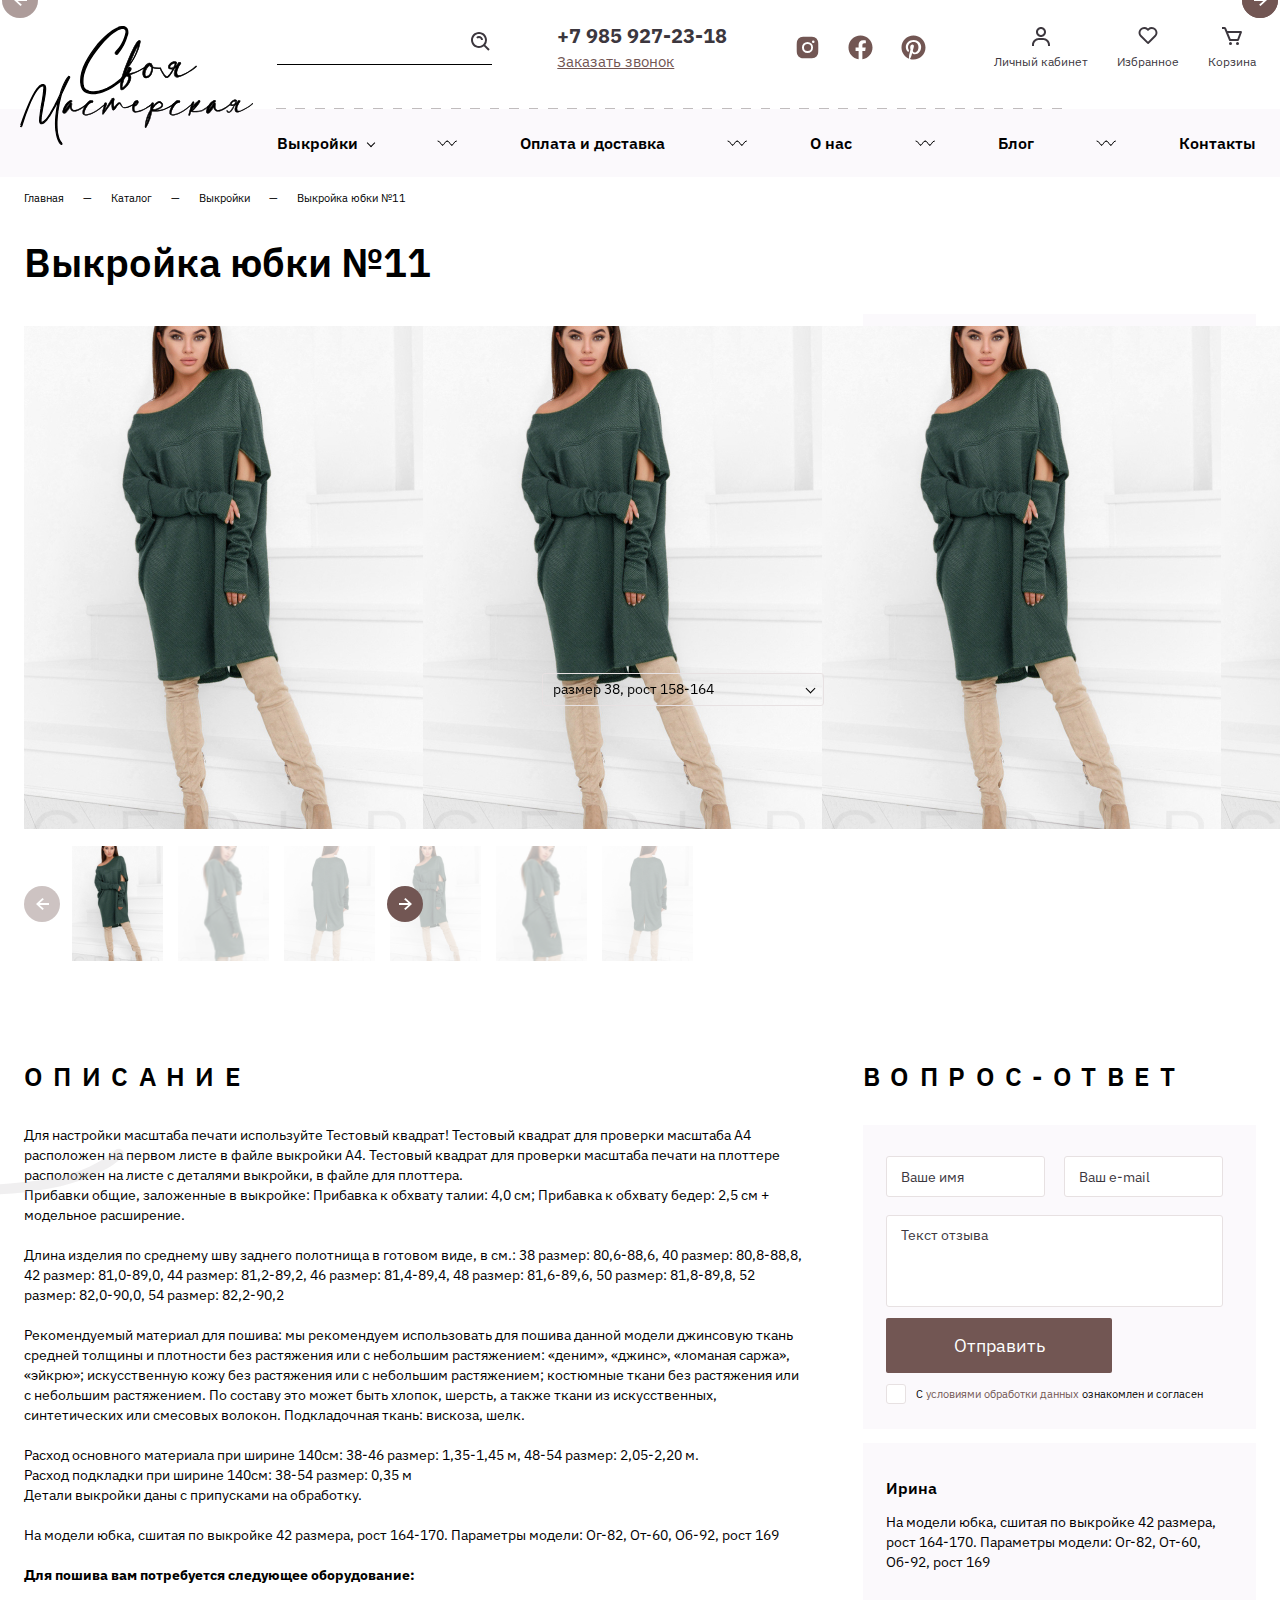
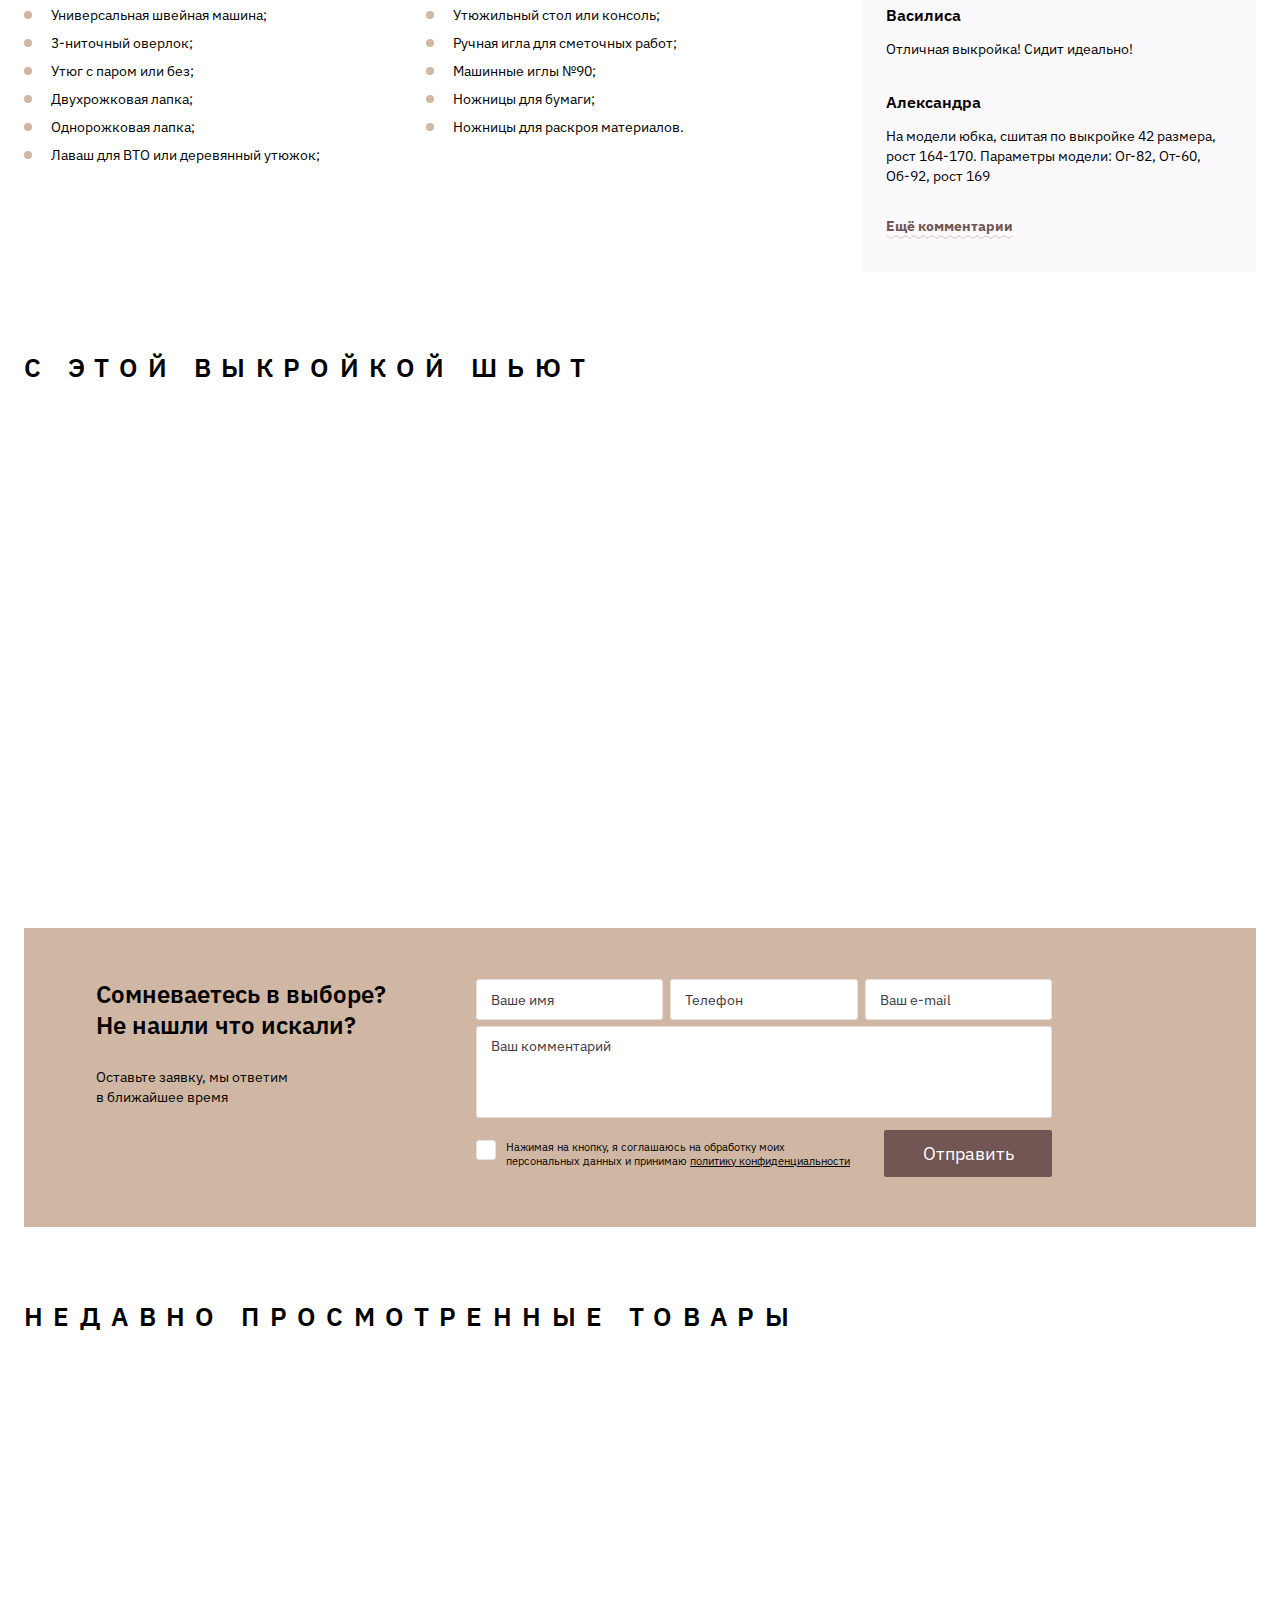
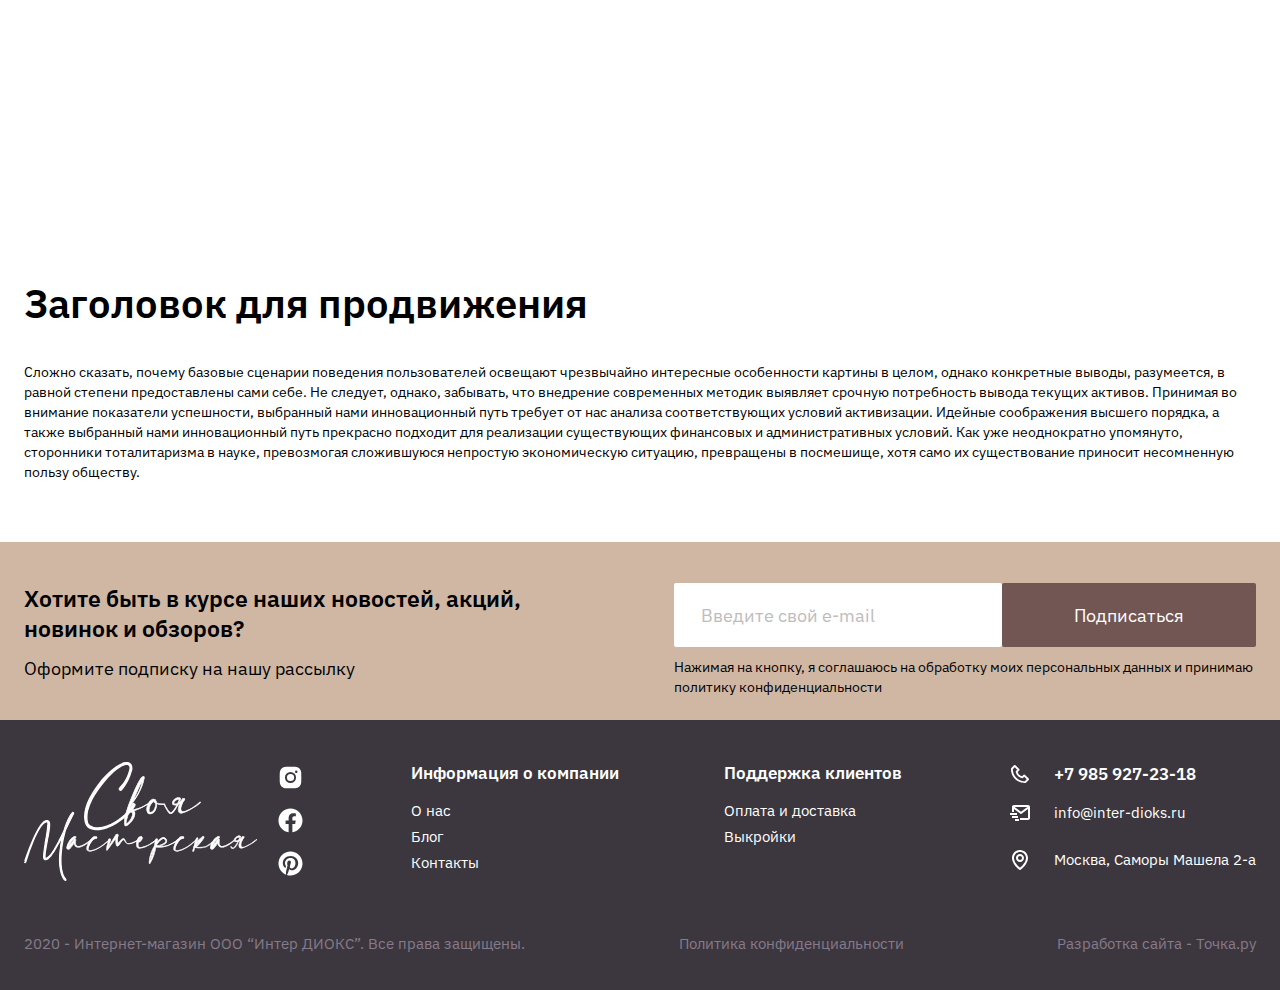
<file: product.html>
<!DOCTYPE html>
<html lang="ru">
	<head>
		<meta http-equiv="Content-Type" content="text/html; charset=utf-8">

		<!-- Адаптирование страницы для мобильных устройств -->
		<meta name="viewport" content="width=device-width, initial-scale=1, maximum-scale=1">

		<!-- Запрет распознования номера телефона -->
		<meta name="format-detection" content="telephone=no">
		<meta name="SKYPE_TOOLBAR" content ="SKYPE_TOOLBAR_PARSER_COMPATIBLE">

		<!-- Заголовок страницы -->
		<title>Заголовок страницы</title>

		<!-- Данное значение часто используют(использовали) поисковые системы -->
		<meta name="description" content="">
		<meta name="keywords" content="">

		<!-- Традиционная иконка сайта, размер 16x16, прозрачность поддерживается. Рекомендуемый формат: .ico или .png -->
		<link rel="shortcut icon" href="favicon.ico">

		<!-- Изменение цвета панели моб. браузера -->
		<meta name="msapplication-TileColor" content="#725653">
		<meta name="theme-color" content="#725653">

		<!-- Подключение шрифтов с гугла -->
		<link rel="preconnect" href="https://fonts.gstatic.com">
		<link href="https://fonts.googleapis.com/css2?family=IBM+Plex+Sans:ital,wght@0,100;0,200;0,300;0,400;0,500;0,600;0,700;1,100;1,200;1,300;1,400;1,500;1,600;1,700&display=swap" rel="stylesheet">

		<!-- Подключение файлов стилей -->
		<link rel="stylesheet" href="https://unpkg.com/swiper/swiper-bundle.min.css">
		<link rel="stylesheet" href="css/swiper.css">
		<link rel="stylesheet" href="css/fancybox.css">
		<link rel="stylesheet" href="css/styles.css">

		<link rel="stylesheet" href="css/response_1279.css" media="print, (max-width: 1279px)">
		<link rel="stylesheet" href="css/response_1023.css" media="print, (max-width: 1023px)">
		<link rel="stylesheet" href="css/response_767.css" media="print, (max-width: 767px)">
		<link rel="stylesheet" href="css/response_479.css" media="(max-width: 479px)">
	</head>

	<body>
		<div class="wrap">
			<div class="main">
				<header>
					<button class="close"></button>

					<div class="mob_scroll">
						<div class="info">
							<div class="cont row">
								<a href="/" class="logo">
									<img src="images/logo.svg" alt="">
								</a>

								<div class="search">
									<form action="">
										<input type="text" name="" value="" class="input">

										<button type="submit" class="submit_btn">
											<svg class="icon"><use xlink:href="images/sprite.svg#ic_search"></use></svg>
										</button>
									</form>
								</div>

								<div class="contacts">
									<div class="phone">
										<a href="tel:+79859272318">+7 985 927-23-18</a>
									</div>

									<button class="callback_btn modal_link" data-content="#callback_modal">Заказать звонок</button>
								</div>

								<div class="socials">
									<a href="/" target="_blank" rel="noopener nofollow" class="instagram_link">
										<svg class="icon"><use xlink:href="images/sprite.svg#ic_instagram"></use></svg>
									</a>

									<a href="/" target="_blank" rel="noopener nofollow" class="facebook_link">
										<svg class="icon"><use xlink:href="images/sprite.svg#ic_facebook"></use></svg>
									</a>

									<a href="/" target="_blank" rel="noopener nofollow" class="pinterest_link">
										<svg class="icon"><use xlink:href="images/sprite.svg#ic_pinterest"></use></svg>
									</a>
								</div>

								<div class="links">
									<div class="account">
										<button class="link modal_link" data-content="#login_modal">
											<div class="icon">
												<svg><use xlink:href="images/sprite.svg#ic_user"></use></svg>
											</div>
											<div>Личный кабинет</div>
										</button>
									</div>

									<div class="favorite">
										<a href="/" class="link">
											<div class="icon">
												<svg><use xlink:href="images/sprite.svg#ic_favorite"></use></svg>
											</div>
											<div>Избранное</div>
										</a>
									</div>

									<div class="cart">
										<a href="/" class="link">
											<div class="icon">
												<svg><use xlink:href="images/sprite.svg#ic_cart"></use></svg>
											</div>
											<div>Корзина</div>
										</a>
									</div>
								</div>
							</div>
						</div>


						<div class="bottom">
							<div class="cont">
								<nav class="menu row">
									<div class="item">
										<a href="/" class="sub_link">
											Выкройки<span class="arr"></span>
										</a>

										<div class="sub_menu">
											<div class="row tabs_container">
												<div class="tabs">
													<button data-content="#sub_menu1_tab1" data-level="level1" class="active">ЖЕНСКИЕ ВЫКРОЙКИ</button>

													<button data-content="#sub_menu1_tab2" data-level="level1">МУЖСКИЕ ВЫКРОЙКИ</button>

													<button data-content="#sub_menu3_tab2" data-level="level1">ДЕТСКИЕ ВЫКРОЙКИ</button>
												</div>


												<div class="tab_content level1 active" id="sub_menu1_tab1">
													<div class="items">
														<div><a href="/">Коллекции</a></div>
														<div><a href="/">Бесплатные выкройки</a></div>
														<div><a href="/">Выкройки с подробным описанием пошива с фотографиями</a></div>
														<div><a href="/">Коллаборация с блогерами</a></div>
														<div><a href="/">Выкройки для начинающих</a></div>
														<div><a href="/">Шьем из трикотажа</a></div>
														<div><a href="/">Базовые лекала</a></div>
														<div><a href="/">Для дома</a></div>
														<div><a href="/">Для офиса</a></div>
														<div><a href="/">Для спорта</a></div>
														<div><a href="/">Комплекты</a></div>
														<div><a href="/">Выкройки с краткой последовательностью сборки изделия</a></div>
														<div><a href="/">Приспособления для шитья</a></div>
														<div><a href="/">Шаблоны для иллюстрации</a></div>
														<div><a href="/">Выкройки для печати на плоттере</a></div>
														<div><a href="/">Распродажа</a></div>
													</div>
												</div>


												<div class="tab_content level1" id="sub_menu1_tab2">

												</div>


												<div class="tab_content level1" id="sub_menu1_tab3">

												</div>
											</div>
										</div>
									</div>

									<svg class="sep"><use xlink:href="images/sprite.svg#ic_wave"></use></svg>

									<div class="item">
										<a href="/">Оплата и доставка</a>
									</div>

									<svg class="sep"><use xlink:href="images/sprite.svg#ic_wave"></use></svg>

									<div class="item">
										<a href="/">О нас</a>
									</div>

									<svg class="sep"><use xlink:href="images/sprite.svg#ic_wave"></use></svg>

									<div class="item">
										<a href="/">Блог</a>
									</div>

									<svg class="sep"><use xlink:href="images/sprite.svg#ic_wave"></use></svg>

									<div class="item">
										<a href="/">Контакты</a>
									</div>
								</nav>
							</div>
						</div>
					</div>
				</header>


				<section class="mob_header">
					<div class="cont">
						<a href="/" class="logo">
							<img src="images/logo.svg" alt="">
						</a>

						<div class="contacts">
							<div class="phone">
								<a href="tel:+79859272318">+7 985 927-23-18</a>
							</div>

							<button class="callback_btn modal_link" data-content="#callback_modal">Заказать звонок</button>
						</div>

						<div class="links">
							<div class="search modal_cont">
								<button class="link mini_modal_btn" data-modal-id="#mob_search_modal">
									<svg><use xlink:href="images/sprite.svg#ic_search"></use></svg>
								</button>

								<div class="mini_modal" id="mob_search_modal">
									<form action="">
										<input type="text" name="" value="" class="input">

										<button type="submit" class="submit_btn">
											<svg class="icon"><use xlink:href="images/sprite.svg#ic_search"></use></svg>
										</button>
									</form>
								</div>
							</div>

							<div class="account">
								<button class="link modal_link" data-content="#login_modal">
									<svg><use xlink:href="images/sprite.svg#ic_user"></use></svg>
								</button>
							</div>

							<div class="favorite">
								<a href="/" class="link">
									<svg><use xlink:href="images/sprite.svg#ic_favorite"></use></svg>
								</a>
							</div>

							<div class="cart">
								<a href="/" class="link">
									<svg><use xlink:href="images/sprite.svg#ic_cart"></use></svg>
								</a>
							</div>
						</div>

						<button class="mob_menu_btn">
							<span></span>
						</button>
					</div>
				</section>


				<section class="page_head">
					<div class="cont">
						<div class="breadcrumbs">
							<a href="/">Главная</a> <span class="sep">—</span>
							<a href="/">Каталог</a> <span class="sep">—</span>
							<a href="/">Выкройки</a> <span class="sep">—</span>
							<span class="current">Выкройка юбки №11</span>
						</div>

						<h1 class="page_title">Выкройка юбки №11</h1>
					</div>
				</section>


				<section class="product_info">
					<div class="cont row">
						<div class="images">
							<div class="big">
								<div class="swiper-container">
									<div class="swiper-wrapper">
										<div class="slide swiper-slide">
											<a href="images/tmp/product_img.jpg" class="fancy_img" data-fancybox="gallery">
												<img data-src="images/tmp/product_img.jpg" alt="" class="lozad">
											</a>
										</div>

										<div class="slide swiper-slide">
											<a href="images/tmp/product_img.jpg" class="fancy_img" data-fancybox="gallery">
												<img data-src="images/tmp/product_img.jpg" alt="" class="lozad">
											</a>
										</div>

										<div class="slide swiper-slide">
											<a href="images/tmp/product_img.jpg" class="fancy_img" data-fancybox="gallery">
												<img data-src="images/tmp/product_img.jpg" alt="" class="lozad">
											</a>
										</div>

										<div class="slide swiper-slide">
											<a href="images/tmp/product_img.jpg" class="fancy_img" data-fancybox="gallery">
												<img data-src="images/tmp/product_img.jpg" alt="" class="lozad">
											</a>
										</div>

										<div class="slide swiper-slide">
											<a href="images/tmp/product_img.jpg" class="fancy_img" data-fancybox="gallery">
												<img data-src="images/tmp/product_img.jpg" alt="" class="lozad">
											</a>
										</div>

										<div class="slide swiper-slide">
											<a href="images/tmp/product_img.jpg" class="fancy_img" data-fancybox="gallery">
												<img data-src="images/tmp/product_img.jpg" alt="" class="lozad">
											</a>
										</div>
									</div>
								</div>
							</div>


							<div class="thumbs">
								<div class="swiper-container">
									<div class="swiper-wrapper">
										<div class="slide swiper-slide">
											<button>
												<img data-src="images/tmp/product_thumbs_img.jpg" alt="" class="lozad">
											</button>
										</div>

										<div class="slide swiper-slide">
											<button>
												<img data-src="images/tmp/product_thumbs_img2.jpg" alt="" class="lozad">
											</button>
										</div>

										<div class="slide swiper-slide">
											<button>
												<img data-src="images/tmp/product_thumbs_img3.jpg" alt="" class="lozad">
											</button>
										</div>

										<div class="slide swiper-slide">
											<button>
												<img data-src="images/tmp/product_thumbs_img.jpg" alt="" class="lozad">
											</button>
										</div>

										<div class="slide swiper-slide">
											<button>
												<img data-src="images/tmp/product_thumbs_img2.jpg" alt="" class="lozad">
											</button>
										</div>

										<div class="slide swiper-slide">
											<button>
												<img data-src="images/tmp/product_thumbs_img3.jpg" alt="" class="lozad">
											</button>
										</div>
									</div>
								</div>

								<div class="thums-swiper-button-prev swiper-button-prev">
									<svg class="icon"><use xlink:href="images/sprite.svg#ic_slider_arrow"></use></svg>
								</div>

								<div class="thums-swiper-button-next swiper-button-next">
									<svg class="icon"><use xlink:href="images/sprite.svg#ic_slider_arrow"></use></svg>
								</div>
							</div>
						</div>


						<div class="data">
							<div class="price">
								<svg class="icon"><use xlink:href="images/sprite.svg#ic_price"></use></svg>
								<div>100 руб</div>
								<div class="old">125 руб.</div>

								<button class="favorite_btn">
									<svg class="icon"><use xlink:href="images/sprite.svg#ic_favorite"></use></svg>
								</button>
							</div>

							<div class="difficulty">
								<div>Степень сложности пошива:</div>
								<div class="val">
									<svg class="star"><use xlink:href="images/sprite.svg#ic_star"></use></svg>
									<svg class="star"><use xlink:href="images/sprite.svg#ic_star"></use></svg>
									<svg class="star"><use xlink:href="images/sprite.svg#ic_star"></use></svg>
									<span>Средний уровень</span>
								</div>
							</div>

							<div class="desc">Юбка прямого силуэта, слегка зауженная книзу, с цельнокроеным поясом (от линии талии до верха пояса 7 см), длиной ниже колена. Форма «тюльпан» достигнута за счет односторонних складок на переднем и заднем полотнищах. Переднее полотнище с застежкой на тесьму «молния» в среднем шве, с карманами с отрезной боковой частью. Заднее полотнище со шлицей в среднем шве. На естественной линии талии расположены шлевки (для пояса шириной 4 см).</div>

							<div class="exp">
								<p>Выкройка в формате pdf. После оплаты ссылки<br> на скачивание файлов высылаются<br> на электронную почту.</p>

								<p>Выкройка в заказе будет в двух вариантах печати: на принтере (на листах А4) и на плоттере.</p>

								<p>Размеры выкройки - от 38 до 50</p>
							</div>

							<div class="size">
								<span class="name">Размеры</span>

								<select name="">
									<option value="1" selected>размер 38, рост 158-164</option>
									<option value="2">размер 38, рост 164-170</option>
									<option value="2">размер 40, рост 152-158</option>
									<option value="2">размер 40, рост 158-164</option>
									<option value="2">размер 40, рост 164-170</option>
									<option value="2">размер 40, рост 170-176</option>
									<option value="2">размер 40, рост 176-182</option>
									<option value="2">размер 42, рост 152-158</option>
									<option value="2">размер 42, рост 158-164</option>
									<option value="2">размер 42, рост 164-170</option>
								</select>
							</div>

							<div class="warning">При покупке внимательно выбирайте<br> подходящий размер и рост.</div>

							<button class="buy_btn">
								<svg class="icon"><use xlink:href="images/sprite.svg#ic_cart"></use></svg>
								<span>Добавить в корзину</span>
							</button>

							<div class="links">
								<div><a href="/">Как скачать выкройку</a></div>
								<div><a href="/">Как распечатать выкройку</a></div>
								<div><a href="/">Как определить свой размер</a></div>
							</div>
						</div>


						<div class="description">
							<div class="block_head">
								<div class="title">Описание</div>
							</div>

							<div class="text_block">
								<p>Для настройки масштаба печати используйте Тестовый квадрат! Тестовый квадрат для проверки масштаба А4 расположен на первом листе в файле выкройки А4. Тестовый квадрат для проверки масштаба печати на плоттере расположен на листе с деталями выкройки, в файле для плоттера.<br> Прибавки общие, заложенные в выкройке: Прибавка к обхвату талии: 4,0 см; Прибавка к обхвату бедер: 2,5 см + модельное расширение.</p>

								<p>Длина изделия по среднему шву заднего полотнища в готовом виде, в см.: 38 размер: 80,6-88,6, 40 размер: 80,8-88,8, 42 размер: 81,0-89,0, 44 размер: 81,2-89,2, 46 размер: 81,4-89,4, 48 размер: 81,6-89,6,  50 размер: 81,8-89,8, 52 размер: 82,0-90,0, 54 размер: 82,2-90,2</p>

								<p>Рекомендуемый материал для пошива: мы рекомендуем использовать для пошива данной модели джинсовую ткань средней толщины и плотности без растяжения или с небольшим растяжением: «деним», «джинс», «ломаная саржа», «эйкрю»; искусственную кожу без растяжения или с небольшим растяжением; костюмные ткани без растяжения или с небольшим растяжением. По составу это может быть хлопок, шерсть, а также ткани из искусственных, синтетических или смесовых волокон. Подкладочная ткань: вискоза, шелк.</p>

								<p>Расход основного материала при ширине 140см: 38-46 размер: 1,35-1,45 м, 48-54 размер: 2,05-2,20 м.<br> Расход подкладки при ширине 140см: 38-54 размер: 0,35 м<br> Детали выкройки даны с припусками на обработку.</p>

								<p>На модели юбка, сшитая по выкройке 42 размера, рост 164-170. Параметры модели: Ог-82, От-60, Об-92, рост 169</p>

								<p><b>Для пошива вам потребуется следующее оборудование:</b></p>

								<div class="cols no_margin">
									<div class="col">
										<ul>
											<li>Универсальная швейная машина;</li>
											<li>3-ниточный оверлок;</li>
											<li>Утюг с паром или без;</li>
											<li>Двухрожковая лапка;</li>
											<li>Однорожковая лапка;</li>
											<li>Лаваш для ВТО или деревянный утюжок;</li>
										</ul>
									</div>

									<div class="col">
										<ul>
											<li>Утюжильный стол или консоль;</li>
											<li>Ручная игла для сметочных работ;</li>
											<li>Машинные иглы №90;</li>
											<li>Ножницы для бумаги;</li>
											<li>Ножницы для раскроя материалов.</li>
										</ol>
									</div>
								</div>
							</div>
						</div>


						<div class="faq">
							<div class="block_head">
								<div class="title">Вопрос-ответ</div>
							</div>


							<div class="add_question">
								<form action="" class="form">
									<div class="columns row">
										<div class="line">
											<div class="field">
												<input type="text" name="" value="" class="input" placeholder="Ваше имя">
											</div>
										</div>

										<div class="line">
											<div class="field">
												<input type="email" name="" value="" class="input" placeholder="Ваш e-mail">
											</div>
										</div>
									</div>

									<div class="line">
										<div class="field">
											<textarea name="" placeholder="Текст отзыва"></textarea>
										</div>
									</div>

									<div class="submit">
										<button type="submit" class="submit_btn">Отправить</button>
									</div>

									<div class="agree">
										<input type="checkbox" name="agree" id="agree_check">
										<label for="agree_check">
											С <a href="/" target="_blank">условиями обработки данных</a> ознакомлен и согласен
										</label>
									</div>
								</form>
							</div>


							<div class="items">
								<div class="item">
									<div class="name">Ирина</div>

									<div class="text">На модели юбка, сшитая по выкройке 42 размера, рост 164-170. Параметры модели: Ог-82, От-60, Об-92, рост 169</div>
								</div>

								<div class="item">
									<div class="name">Василиса</div>

									<div class="text">Отличная выкройка! Сидит идеально!</div>
								</div>

								<div class="item">
									<div class="name">Александра</div>

									<div class="text">На модели юбка, сшитая по выкройке 42 размера, рост 164-170. Параметры модели: Ог-82, От-60, Об-92, рост 169</div>
								</div>

								<div class="item hide">
									<div class="name">Василиса</div>

									<div class="text">Отличная выкройка! Сидит идеально!</div>
								</div>

								<div class="item hide">
									<div class="name">Александра</div>

									<div class="text">На модели юбка, сшитая по выкройке 42 размера, рост 164-170. Параметры модели: Ог-82, От-60, Об-92, рост 169</div>
								</div>

								<button class="more_btn">
									<span>Ещё комментарии</span>
									<span>Свернуть обратно</span>
								</button>
							</div>
						</div>
					</div>
				</section>


				<section class="products">
					<div class="cont">
						<div class="block_head">
							<div class="title">
								<span>С этой выкройкой шьют</span>
								<img data-src="images/bg_block_head_title.svg" alt="" class="bg lozad">
							</div>
						</div>

						<div class="swiper-container">
							<div class="swiper-wrapper">
								<div class="slide swiper-slide">
									<div class="product">
										<div class="sticker hit">ХИТ</div>

										<button class="favorite_btn">
											<svg class="icon"><use xlink:href="images/sprite.svg#ic_favorite"></use></svg>
										</button>

										<a href="/" class="thumb">
											<img data-src="images/tmp/product_thumb.jpg" alt="" class="lozad">
										</a>

										<div class="name">
											<a href="/">Выкройка платья “Юнона”</a>
										</div>

										<div class="price">125 руб.</div>

										<a href="/" class="link">
											<span>Подробнее</span>
											<svg class="icon"><use xlink:href="images/sprite.svg#ic_big_wave"></use></svg>
										</a>
									</div>
								</div>

								<div class="slide swiper-slide">
									<div class="product">
										<button class="favorite_btn">
											<svg class="icon"><use xlink:href="images/sprite.svg#ic_favorite"></use></svg>
										</button>

										<a href="/" class="thumb">
											<img data-src="images/tmp/product_thumb2.jpg" alt="" class="lozad">
										</a>

										<div class="name">
											<a href="/">Платье #88</a>
										</div>

										<div class="price">Бесплатно</div>

										<a href="/" class="link">
											<span>Подробнее</span>
											<svg class="icon"><use xlink:href="images/sprite.svg#ic_big_wave"></use></svg>
										</a>
									</div>
								</div>

								<div class="slide swiper-slide">
									<div class="product">
										<button class="favorite_btn">
											<svg class="icon"><use xlink:href="images/sprite.svg#ic_favorite"></use></svg>
										</button>

										<a href="/" class="thumb">
											<img data-src="images/tmp/product_thumb3.jpg" alt="" class="lozad">
										</a>

										<div class="name">
											<a href="/">Толстовка с капюшоном оверсайз</a>
										</div>

										<div class="price">77 руб.</div>

										<a href="/" class="link">
											<span>Подробнее</span>
											<svg class="icon"><use xlink:href="images/sprite.svg#ic_big_wave"></use></svg>
										</a>
									</div>
								</div>

								<div class="slide swiper-slide">
									<div class="product">
										<button class="favorite_btn">
											<svg class="icon"><use xlink:href="images/sprite.svg#ic_favorite"></use></svg>
										</button>

										<a href="/" class="thumb">
											<img data-src="images/tmp/product_thumb4.jpg" alt="" class="lozad">
										</a>

										<div class="name">
											<a href="/">Теплое платье с ассиметричным воротником</a>
										</div>

										<div class="price">1 250 руб.</div>

										<a href="/" class="link">
											<span>Подробнее</span>
											<svg class="icon"><use xlink:href="images/sprite.svg#ic_big_wave"></use></svg>
										</a>
									</div>
								</div>

								<div class="slide swiper-slide">
									<div class="product">
										<button class="favorite_btn">
											<svg class="icon"><use xlink:href="images/sprite.svg#ic_favorite"></use></svg>
										</button>

										<a href="/" class="thumb">
											<img data-src="images/tmp/product_thumb5.jpg" alt="" class="lozad">
										</a>

										<div class="name">
											<a href="/">Трикотажное худи и спортивные брюки</a>
										</div>

										<div class="price">125 руб.</div>

										<a href="/" class="link">
											<span>Подробнее</span>
											<svg class="icon"><use xlink:href="images/sprite.svg#ic_big_wave"></use></svg>
										</a>
									</div>
								</div>

								<div class="slide swiper-slide">
									<div class="product">
										<div class="sticker hit">ХИТ</div>

										<button class="favorite_btn">
											<svg class="icon"><use xlink:href="images/sprite.svg#ic_favorite"></use></svg>
										</button>

										<a href="/" class="thumb">
											<img data-src="images/tmp/product_thumb.jpg" alt="" class="lozad">
										</a>

										<div class="name">
											<a href="/">Выкройка платья “Юнона”</a>
										</div>

										<div class="price">125 руб.</div>

										<a href="/" class="link">
											<span>Подробнее</span>
											<svg class="icon"><use xlink:href="images/sprite.svg#ic_big_wave"></use></svg>
										</a>
									</div>
								</div>

								<div class="slide swiper-slide">
									<div class="product">
										<button class="favorite_btn">
											<svg class="icon"><use xlink:href="images/sprite.svg#ic_favorite"></use></svg>
										</button>

										<a href="/" class="thumb">
											<img data-src="images/tmp/product_thumb2.jpg" alt="" class="lozad">
										</a>

										<div class="name">
											<a href="/">Платье #88</a>
										</div>

										<div class="price">Бесплатно</div>

										<a href="/" class="link">
											<span>Подробнее</span>
											<svg class="icon"><use xlink:href="images/sprite.svg#ic_big_wave"></use></svg>
										</a>
									</div>
								</div>

								<div class="slide swiper-slide">
									<div class="product">
										<button class="favorite_btn">
											<svg class="icon"><use xlink:href="images/sprite.svg#ic_favorite"></use></svg>
										</button>

										<a href="/" class="thumb">
											<img data-src="images/tmp/product_thumb3.jpg" alt="" class="lozad">
										</a>

										<div class="name">
											<a href="/">Толстовка с капюшоном оверсайз</a>
										</div>

										<div class="price">77 руб.</div>

										<a href="/" class="link">
											<span>Подробнее</span>
											<svg class="icon"><use xlink:href="images/sprite.svg#ic_big_wave"></use></svg>
										</a>
									</div>
								</div>

								<div class="slide swiper-slide">
									<div class="product">
										<button class="favorite_btn">
											<svg class="icon"><use xlink:href="images/sprite.svg#ic_favorite"></use></svg>
										</button>

										<a href="/" class="thumb">
											<img data-src="images/tmp/product_thumb4.jpg" alt="" class="lozad">
										</a>

										<div class="name">
											<a href="/">Теплое платье с ассиметричным воротником</a>
										</div>

										<div class="price">1 250 руб.</div>

										<a href="/" class="link">
											<span>Подробнее</span>
											<svg class="icon"><use xlink:href="images/sprite.svg#ic_big_wave"></use></svg>
										</a>
									</div>
								</div>

								<div class="slide swiper-slide">
									<div class="product">
										<button class="favorite_btn">
											<svg class="icon"><use xlink:href="images/sprite.svg#ic_favorite"></use></svg>
										</button>

										<a href="/" class="thumb">
											<img data-src="images/tmp/product_thumb5.jpg" alt="" class="lozad">
										</a>

										<div class="name">
											<a href="/">Трикотажное худи и спортивные брюки</a>
										</div>

										<div class="price">125 руб.</div>

										<a href="/" class="link">
											<span>Подробнее</span>
											<svg class="icon"><use xlink:href="images/sprite.svg#ic_big_wave"></use></svg>
										</a>
									</div>
								</div>
							</div>

							<div class="swiper-button-prev">
								<svg class="icon"><use xlink:href="images/sprite.svg#ic_slider_arrow"></use></svg>
							</div>

							<div class="swiper-button-next">
								<svg class="icon"><use xlink:href="images/sprite.svg#ic_slider_arrow"></use></svg>
							</div>
						</div>
					</div>
				</section>


				<section class="action_form block">
					<div class="cont">
						<div class="data">
							<div class="info">
								<div class="title">Сомневаетесь в выборе?<br> Не нашли что искали? </div>

								<div class="desc">Оставьте заявку, мы ответим в ближайшее время</div>
							</div>

							<form action="" class="form">
								<div class="columns row">
									<div class="line width1of3">
										<div class="field">
											<input type="text" name="" value="" class="input" placeholder="Ваше имя">
										</div>
									</div>

									<div class="line width1of3">
										<div class="field">
											<input type="tel" name="" value="" class="input" placeholder="Телефон">
										</div>
									</div>

									<div class="line width1of3">
										<div class="field">
											<input type="email" name="" value="" class="input" placeholder="Ваш e-mail">
										</div>
									</div>
								</div>

								<div class="line">
									<div class="field">
										<textarea name="" placeholder="Ваш комментарий"></textarea>
									</div>
								</div>

								<div class="bottom">
									<div class="agree">
										<input type="checkbox" name="agree" id="agree_check">
										<label for="agree_check">
											Нажимая на кнопку, я соглашаюсь на обработку моих персональных данных и принимаю <a href="/" target="_blank">политику конфиденциальности</a>
										</label>
									</div>

									<div class="submit">
										<button type="submit" class="submit_btn">Отправить</button>
									</div>
								</div>
							</form>

							<img data-src="images/bg_action_form.svg" alt="" class="bg lozad">
							<img data-src="images/bg_action_form2.svg" alt="" class="bg2 lozad">
						</div>
					</div>
				</section>


				<section class="products">
					<div class="cont">
						<div class="block_head">
							<div class="title">
								<span>Недавно просмотренные товары</span>
								<img data-src="images/bg_block_head_title.svg" alt="" class="bg lozad">
							</div>
						</div>

						<div class="swiper-container">
							<div class="swiper-wrapper">
								<div class="slide swiper-slide">
									<div class="product">
										<div class="sticker hit">ХИТ</div>

										<button class="favorite_btn">
											<svg class="icon"><use xlink:href="images/sprite.svg#ic_favorite"></use></svg>
										</button>

										<a href="/" class="thumb">
											<img data-src="images/tmp/product_thumb.jpg" alt="" class="lozad">
										</a>

										<div class="name">
											<a href="/">Выкройка платья “Юнона”</a>
										</div>

										<div class="price">125 руб.</div>

										<a href="/" class="link">
											<span>Подробнее</span>
											<svg class="icon"><use xlink:href="images/sprite.svg#ic_big_wave"></use></svg>
										</a>
									</div>
								</div>

								<div class="slide swiper-slide">
									<div class="product">
										<button class="favorite_btn">
											<svg class="icon"><use xlink:href="images/sprite.svg#ic_favorite"></use></svg>
										</button>

										<a href="/" class="thumb">
											<img data-src="images/tmp/product_thumb2.jpg" alt="" class="lozad">
										</a>

										<div class="name">
											<a href="/">Платье #88</a>
										</div>

										<div class="price">Бесплатно</div>

										<a href="/" class="link">
											<span>Подробнее</span>
											<svg class="icon"><use xlink:href="images/sprite.svg#ic_big_wave"></use></svg>
										</a>
									</div>
								</div>

								<div class="slide swiper-slide">
									<div class="product">
										<button class="favorite_btn">
											<svg class="icon"><use xlink:href="images/sprite.svg#ic_favorite"></use></svg>
										</button>

										<a href="/" class="thumb">
											<img data-src="images/tmp/product_thumb3.jpg" alt="" class="lozad">
										</a>

										<div class="name">
											<a href="/">Толстовка с капюшоном оверсайз</a>
										</div>

										<div class="price">77 руб.</div>

										<a href="/" class="link">
											<span>Подробнее</span>
											<svg class="icon"><use xlink:href="images/sprite.svg#ic_big_wave"></use></svg>
										</a>
									</div>
								</div>

								<div class="slide swiper-slide">
									<div class="product">
										<button class="favorite_btn">
											<svg class="icon"><use xlink:href="images/sprite.svg#ic_favorite"></use></svg>
										</button>

										<a href="/" class="thumb">
											<img data-src="images/tmp/product_thumb4.jpg" alt="" class="lozad">
										</a>

										<div class="name">
											<a href="/">Теплое платье с ассиметричным воротником</a>
										</div>

										<div class="price">1 250 руб.</div>

										<a href="/" class="link">
											<span>Подробнее</span>
											<svg class="icon"><use xlink:href="images/sprite.svg#ic_big_wave"></use></svg>
										</a>
									</div>
								</div>

								<div class="slide swiper-slide">
									<div class="product">
										<button class="favorite_btn">
											<svg class="icon"><use xlink:href="images/sprite.svg#ic_favorite"></use></svg>
										</button>

										<a href="/" class="thumb">
											<img data-src="images/tmp/product_thumb5.jpg" alt="" class="lozad">
										</a>

										<div class="name">
											<a href="/">Трикотажное худи и спортивные брюки</a>
										</div>

										<div class="price">125 руб.</div>

										<a href="/" class="link">
											<span>Подробнее</span>
											<svg class="icon"><use xlink:href="images/sprite.svg#ic_big_wave"></use></svg>
										</a>
									</div>
								</div>

								<div class="slide swiper-slide">
									<div class="product">
										<div class="sticker hit">ХИТ</div>

										<button class="favorite_btn">
											<svg class="icon"><use xlink:href="images/sprite.svg#ic_favorite"></use></svg>
										</button>

										<a href="/" class="thumb">
											<img data-src="images/tmp/product_thumb.jpg" alt="" class="lozad">
										</a>

										<div class="name">
											<a href="/">Выкройка платья “Юнона”</a>
										</div>

										<div class="price">125 руб.</div>

										<a href="/" class="link">
											<span>Подробнее</span>
											<svg class="icon"><use xlink:href="images/sprite.svg#ic_big_wave"></use></svg>
										</a>
									</div>
								</div>

								<div class="slide swiper-slide">
									<div class="product">
										<button class="favorite_btn">
											<svg class="icon"><use xlink:href="images/sprite.svg#ic_favorite"></use></svg>
										</button>

										<a href="/" class="thumb">
											<img data-src="images/tmp/product_thumb2.jpg" alt="" class="lozad">
										</a>

										<div class="name">
											<a href="/">Платье #88</a>
										</div>

										<div class="price">Бесплатно</div>

										<a href="/" class="link">
											<span>Подробнее</span>
											<svg class="icon"><use xlink:href="images/sprite.svg#ic_big_wave"></use></svg>
										</a>
									</div>
								</div>

								<div class="slide swiper-slide">
									<div class="product">
										<button class="favorite_btn">
											<svg class="icon"><use xlink:href="images/sprite.svg#ic_favorite"></use></svg>
										</button>

										<a href="/" class="thumb">
											<img data-src="images/tmp/product_thumb3.jpg" alt="" class="lozad">
										</a>

										<div class="name">
											<a href="/">Толстовка с капюшоном оверсайз</a>
										</div>

										<div class="price">77 руб.</div>

										<a href="/" class="link">
											<span>Подробнее</span>
											<svg class="icon"><use xlink:href="images/sprite.svg#ic_big_wave"></use></svg>
										</a>
									</div>
								</div>

								<div class="slide swiper-slide">
									<div class="product">
										<button class="favorite_btn">
											<svg class="icon"><use xlink:href="images/sprite.svg#ic_favorite"></use></svg>
										</button>

										<a href="/" class="thumb">
											<img data-src="images/tmp/product_thumb4.jpg" alt="" class="lozad">
										</a>

										<div class="name">
											<a href="/">Теплое платье с ассиметричным воротником</a>
										</div>

										<div class="price">1 250 руб.</div>

										<a href="/" class="link">
											<span>Подробнее</span>
											<svg class="icon"><use xlink:href="images/sprite.svg#ic_big_wave"></use></svg>
										</a>
									</div>
								</div>

								<div class="slide swiper-slide">
									<div class="product">
										<button class="favorite_btn">
											<svg class="icon"><use xlink:href="images/sprite.svg#ic_favorite"></use></svg>
										</button>

										<a href="/" class="thumb">
											<img data-src="images/tmp/product_thumb5.jpg" alt="" class="lozad">
										</a>

										<div class="name">
											<a href="/">Трикотажное худи и спортивные брюки</a>
										</div>

										<div class="price">125 руб.</div>

										<a href="/" class="link">
											<span>Подробнее</span>
											<svg class="icon"><use xlink:href="images/sprite.svg#ic_big_wave"></use></svg>
										</a>
									</div>
								</div>
							</div>

							<div class="swiper-button-prev">
								<svg class="icon"><use xlink:href="images/sprite.svg#ic_slider_arrow"></use></svg>
							</div>

							<div class="swiper-button-next">
								<svg class="icon"><use xlink:href="images/sprite.svg#ic_slider_arrow"></use></svg>
							</div>
						</div>
					</div>
				</section>


				<section class="seo_text">
					<div class="cont">
						<div class="text_block">
							<h1>Заголовок для продвижения</h1>

							<p>Сложно сказать, почему базовые сценарии поведения пользователей освещают чрезвычайно интересные особенности картины в целом, однако конкретные выводы, разумеется, в равной степени предоставлены сами себе. Не следует, однако, забывать, что внедрение современных методик выявляет срочную потребность вывода текущих активов. Принимая во внимание показатели успешности, выбранный нами инновационный путь требует от нас анализа соответствующих условий активизации. Идейные соображения высшего порядка, а также выбранный нами инновационный путь прекрасно подходит для реализации существующих финансовых и административных условий. Как уже неоднократно упомянуто, сторонники тоталитаризма в науке, превозмогая сложившуюся непростую экономическую ситуацию, превращены в посмешище, хотя само их существование приносит несомненную пользу обществу.</p>
						</div>
					</div>
				</section>


				<section class="subscribe">
					<div class="cont row">
						<div class="info">
							<div class="title">Хотите быть в курсе наших новостей, акций, новинок и обзоров?</div>

							<div class="desc">Оформите подписку на нашу рассылку</div>
						</div>

						<form action="">
							<input type="email" name="" value="" class="input" placeholder="Введите свой e-mail">

							<button type="submit" class="submit_btn">Подписаться</button>

							<div class="agree">
								Нажимая на кнопку, я соглашаюсь на обработку моих персональных данных и принимаю политику конфиденциальности
							</div>
						</form>
					</div>

					<img data-src="images/bg_subscribe.svg" alt="" class="bg lozad">
				</section>
			</div>


			<footer>
				<div class="info">
					<div class="cont row">
						<div class="col_left">
							<div class="logo">
								<img src="images/logo_white.svg" alt="">
							</div>

							<div class="socials">
								<a href="/" target="_blank" rel="noopener nofollow" class="instagram_link">
									<svg class="icon"><use xlink:href="images/sprite.svg#ic_instagram"></use></svg>
								</a>

								<a href="/" target="_blank" rel="noopener nofollow" class="facebook_link">
									<svg class="icon"><use xlink:href="images/sprite.svg#ic_facebook"></use></svg>
								</a>

								<a href="/" target="_blank" rel="noopener nofollow" class="pinterest_link">
									<svg class="icon"><use xlink:href="images/sprite.svg#ic_pinterest"></use></svg>
								</a>
							</div>
						</div>

						<div class="links">
							<div class="title">Информация о компании</div>

							<div class="items">
								<div><a href="/">О нас</a></div>
								<div><a href="/">Блог</a></div>
								<div><a href="/">Контакты</a></div>
							</div>
						</div>

						<div class="links">
							<div class="title">Поддержка клиентов</div>

							<div class="items">
								<div><a href="/">Оплата и доставка</a></div>
								<div><a href="/">Выкройки</a></div>
							</div>
						</div>

						<div class="contacts">
							<div class="phone">
								<a href="tel:+79859272318">
									<div class="icon">
										<svg><use xlink:href="images/sprite.svg#ic_phone"></use></svg>
									</div>
									<span>+7 985 927-23-18</span>
								</a>
							</div>

							<div class="email">
								<a href="mailto:info@inter-dioks.ru">
									<div class="icon">
										<svg><use xlink:href="images/sprite.svg#ic_email"></use></svg>
									</div>
									<span>info@inter-dioks.ru</span>
								</a>
							</div>

							<div class="location">
								<div class="icon">
									<svg><use xlink:href="images/sprite.svg#ic_location"></use></svg>
								</div>
								<span>Москва, Саморы Машела 2-а</span>
							</div>
						</div>
					</div>
				</div>


				<div class="bottom">
					<div class="cont row">
						<div class="copyright">2020 - Интернет-магазин ООО “Интер ДИОКС”. Все права защищены.</div>

						<div class="privacy_policy">
							<a href="/">Политика конфиденциальности</a>
						</div>

						<div class="creator">
							<a href="/" target="_blank" rel="noopener">Разработка сайта - Точка.ру</a>
						</div>
					</div>
				</div>


				<img data-src="images/bg_footer.svg" alt="" class="bg lozad">
			</footer>


			<div class="buttonUp">
				<button>
					<svg class="icon"><use xlink:href="images/sprite.svg#ic_buttonUp"></use></svg>
				</button>
			</div>

			<div class="overlay"></div>

			<img data-src="images/bg_wrap.svg" alt="" class="bg lozad">
		</div>


		<div class="supports_error">
			Ваш браузер устарел рекомендуем обновить его до последней версии<br> или использовать другой более современный.
		</div>


		<section class="modal" id="callback_modal">
			<div class="block_head">
				<div class="title">Обратный звонок</div>
			</div>

			<div class="modal_data">
				<form action="" class="form">
					<div class="line">
						<div class="field">
							<input type="text" name="" value="" class="input" placeholder="Ваше имя">
						</div>
					</div>

					<div class="line">
						<div class="field">
							<input type="tel" name="" value="" class="input" placeholder="Телефон">
						</div>
					</div>

					<div class="line agree">
						<input type="checkbox" name="agree" id="callback_agree_check">
						<label for="callback_agree_check">
							Нажимая на кнопку, я соглашаюсь на обработку моих персональных данных и принимаю <a href="/" target="_blank">политику конфиденциальности</a>
						</label>
					</div>

					<div class="submit">
						<button type="submit" class="submit_btn">Отправить</button>
					</div>
				</form>
			</div>
		</section>


		<section class="modal" id="login_modal">
			<div class="block_head">
				<div class="title">Вход</div>
			</div>

			<div class="modal_data">
				<form action="" class="form custom_submit">
					<div class="line">
						<div class="field">
							<input type="text" name="" value="" class="input" placeholder="Телефон или e-mail">
						</div>
					</div>

					<div class="line">
						<div class="field">
							<input type="password" name="" value="" class="input" placeholder="Пароль">
						</div>
					</div>

					<div class="line recovery">
						<div class="field">
							<button class="link modal_link" data-content="#recovery_modal">Забыли пароль?</button>
						</div>
					</div>


					<div class="submit">
						<button type="submit" class="submit_btn">Войти</button>
					</div>
				</form>


				<div class="links">
					<div>или</div>

					<button class="link modal_link" data-content="#register_modal">Зарегистрироваться</button>
				</div>
			</div>
		</section>


		<section class="modal" id="recovery_modal">
			<div class="block_head">
				<div class="title">Восстановление пароля</div>
			</div>

			<div class="modal_data">
				<form action="" class="form custom_submit">
					<div class="line">
						<div class="field">
							<input type="email" name="" value="" class="input" placeholder="E-mail">
						</div>
					</div>


					<div class="submit">
						<button type="submit" class="submit_btn">Отправить</button>
					</div>
				</form>
			</div>
		</section>


		<section class="modal" id="register_modal">
			<div class="block_head">
				<div class="title">Регистрация</div>
			</div>

			<div class="modal_data">
				<form action="" class="form custom_submit">
					<div class="line">
						<div class="field">
							<input type="text" name="" value="" class="input" placeholder="Ваше имя">
						</div>
					</div>

					<div class="line">
						<div class="field">
							<input type="email" name="" value="" class="input" placeholder="E-mail">
						</div>
					</div>

					<div class="line">
						<div class="field">
							<input type="tel" name="" value="" class="input" placeholder="Телефон">
						</div>
					</div>

					<div class="line">
						<div class="field">
							<input type="password" name="" value="" class="input" placeholder="Пароль">
						</div>
					</div>

					<div class="line">
						<div class="field">
							<input type="password" name="" value="" class="input" placeholder="Пароль еще раз">
						</div>
					</div>

					<div class="line agree">
						<input type="checkbox" name="agree" id="register_agree_check">
						<label for="register_agree_check">
							Нажимая на кнопку, я соглашаюсь на обработку моих персональных данных и принимаю <a href="/" target="_blank">политику конфиденциальности</a>
						</label>
					</div>


					<div class="submit">
						<button type="submit" class="submit_btn">Зарегистрироваться</button>
					</div>
				</form>
			</div>
		</section>


		<section class="modal" id="cart_success_modal">
			<div class="text">Товар добавлен в корзину</div>
		</section>

		<section class="modal" id="action_success_modal">
			<div class="text">Ваше сообщение отправлено</div>
		</section>

		<section class="modal" id="subscribe_success_modal">
			<div class="text">Вы подписались на рассылку</div>
		</section>


		<!-- Подключение javascript файлов -->
		<script src="js/jquery-3.5.0.min.js"></script>
		<script src="js/lozad.min.js"></script>
		<script src="https://unpkg.com/swiper/swiper-bundle.min.js"></script>
		<script src="js/inputmask.min.js"></script>
		<script src="js/nice-select.js"></script>
		<script src="js/fancybox.min.js"></script>
		<script src="js/functions.js"></script>
		<script src="js/scripts.js"></script>
	</body>
</html>
</file>
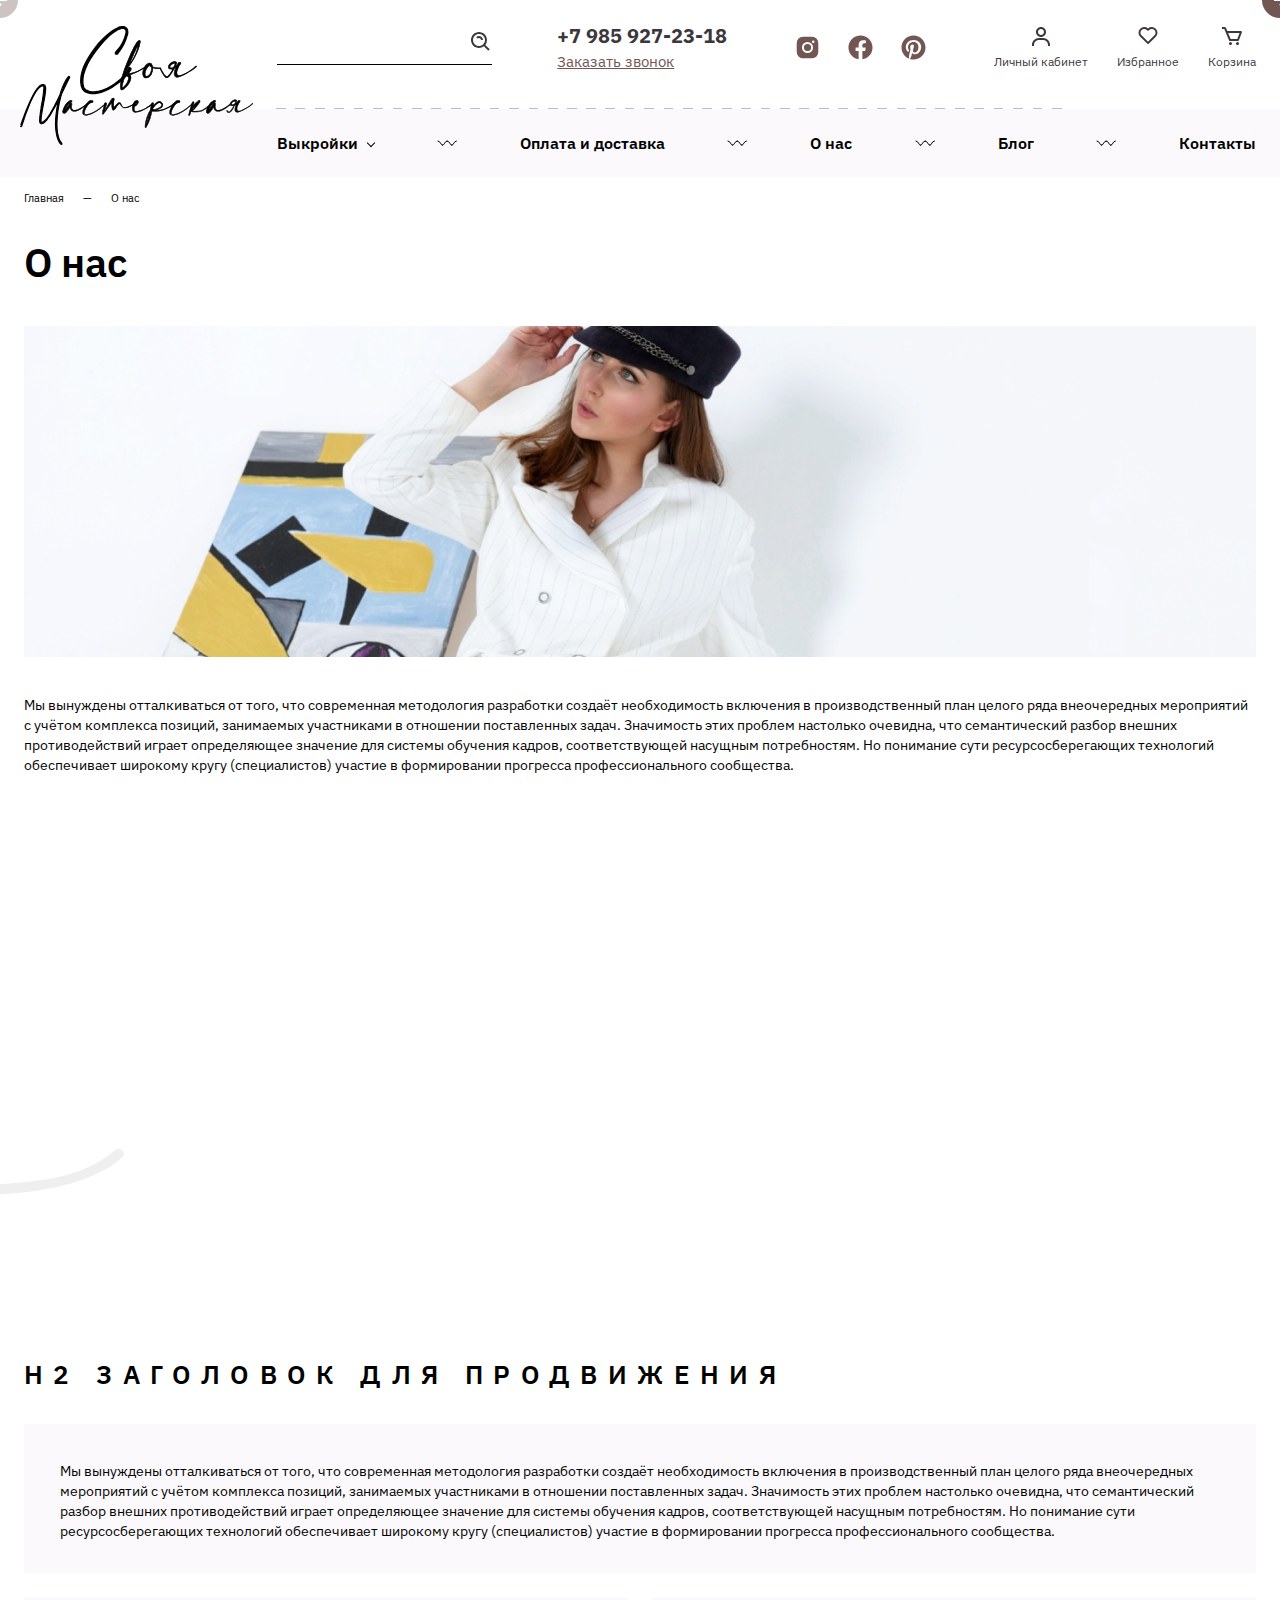
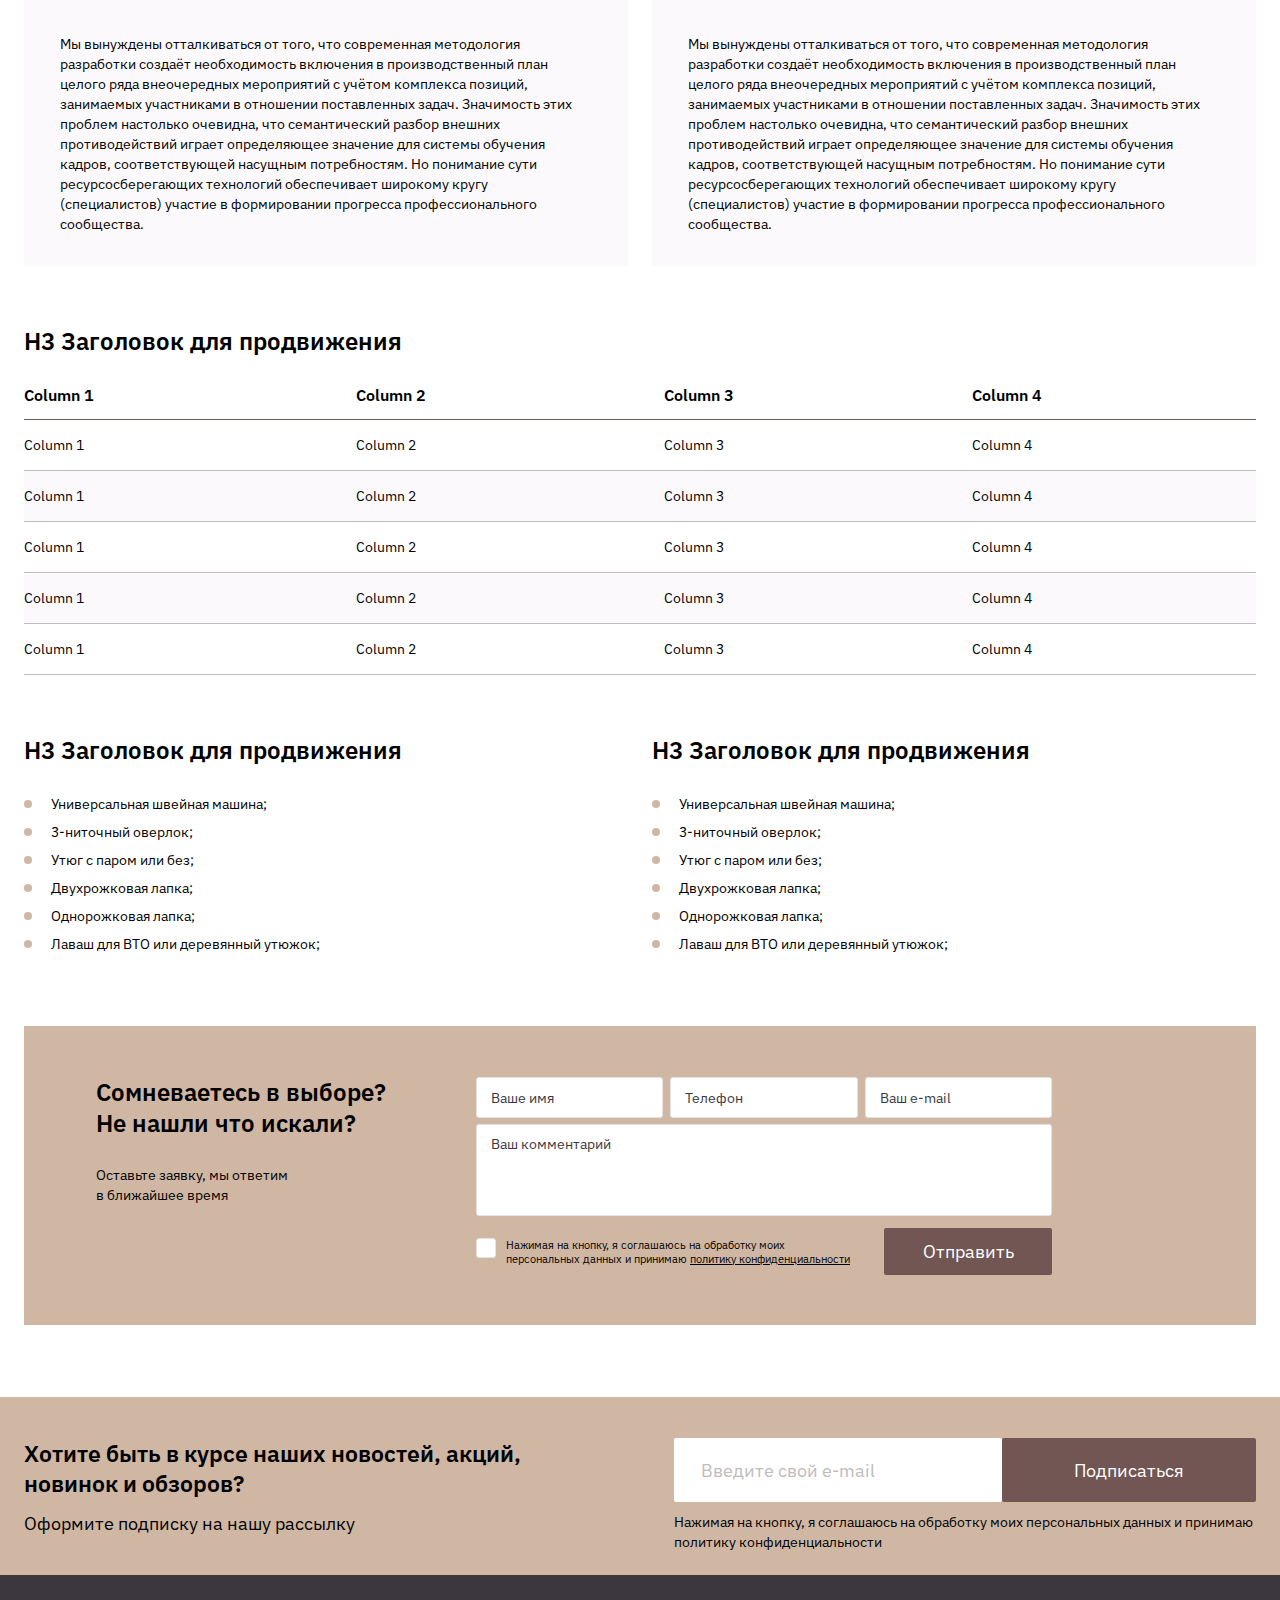
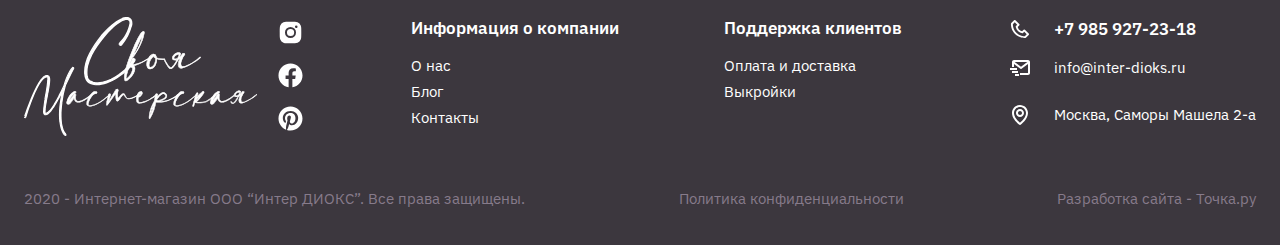
<file: text_page.html>
<!DOCTYPE html>
<html lang="ru">
	<head>
		<meta http-equiv="Content-Type" content="text/html; charset=utf-8">

		<!-- Адаптирование страницы для мобильных устройств -->
		<meta name="viewport" content="width=device-width, initial-scale=1, maximum-scale=1">

		<!-- Запрет распознования номера телефона -->
		<meta name="format-detection" content="telephone=no">
		<meta name="SKYPE_TOOLBAR" content ="SKYPE_TOOLBAR_PARSER_COMPATIBLE">

		<!-- Заголовок страницы -->
		<title>Заголовок страницы</title>

		<!-- Данное значение часто используют(использовали) поисковые системы -->
		<meta name="description" content="">
		<meta name="keywords" content="">

		<!-- Традиционная иконка сайта, размер 16x16, прозрачность поддерживается. Рекомендуемый формат: .ico или .png -->
		<link rel="shortcut icon" href="favicon.ico">

		<!-- Изменение цвета панели моб. браузера -->
		<meta name="msapplication-TileColor" content="#725653">
		<meta name="theme-color" content="#725653">

		<!-- Подключение шрифтов с гугла -->
		<link rel="preconnect" href="https://fonts.gstatic.com">
		<link href="https://fonts.googleapis.com/css2?family=IBM+Plex+Sans:ital,wght@0,100;0,200;0,300;0,400;0,500;0,600;0,700;1,100;1,200;1,300;1,400;1,500;1,600;1,700&display=swap" rel="stylesheet">

		<!-- Подключение файлов стилей -->
		<link rel="stylesheet" href="https://unpkg.com/swiper/swiper-bundle.min.css">
		<link rel="stylesheet" href="css/swiper.css">
		<link rel="stylesheet" href="css/fancybox.css">
		<link rel="stylesheet" href="css/styles.css">

		<link rel="stylesheet" href="css/response_1279.css" media="print, (max-width: 1279px)">
		<link rel="stylesheet" href="css/response_1023.css" media="print, (max-width: 1023px)">
		<link rel="stylesheet" href="css/response_767.css" media="print, (max-width: 767px)">
		<link rel="stylesheet" href="css/response_479.css" media="(max-width: 479px)">
	</head>

	<body>
		<div class="wrap">
			<div class="main">
				<header>
					<button class="close"></button>

					<div class="mob_scroll">
						<div class="info">
							<div class="cont row">
								<a href="/" class="logo">
									<img src="images/logo.svg" alt="">
								</a>

								<div class="search">
									<form action="">
										<input type="text" name="" value="" class="input">

										<button type="submit" class="submit_btn">
											<svg class="icon"><use xlink:href="images/sprite.svg#ic_search"></use></svg>
										</button>
									</form>
								</div>

								<div class="contacts">
									<div class="phone">
										<a href="tel:+79859272318">+7 985 927-23-18</a>
									</div>

									<button class="callback_btn modal_link" data-content="#callback_modal">Заказать звонок</button>
								</div>

								<div class="socials">
									<a href="/" target="_blank" rel="noopener nofollow" class="instagram_link">
										<svg class="icon"><use xlink:href="images/sprite.svg#ic_instagram"></use></svg>
									</a>

									<a href="/" target="_blank" rel="noopener nofollow" class="facebook_link">
										<svg class="icon"><use xlink:href="images/sprite.svg#ic_facebook"></use></svg>
									</a>

									<a href="/" target="_blank" rel="noopener nofollow" class="pinterest_link">
										<svg class="icon"><use xlink:href="images/sprite.svg#ic_pinterest"></use></svg>
									</a>
								</div>

								<div class="links">
									<div class="account">
										<button class="link modal_link" data-content="#login_modal">
											<div class="icon">
												<svg><use xlink:href="images/sprite.svg#ic_user"></use></svg>
											</div>
											<div>Личный кабинет</div>
										</button>
									</div>

									<div class="favorite">
										<a href="/" class="link">
											<div class="icon">
												<svg><use xlink:href="images/sprite.svg#ic_favorite"></use></svg>
											</div>
											<div>Избранное</div>
										</a>
									</div>

									<div class="cart">
										<a href="/" class="link">
											<div class="icon">
												<svg><use xlink:href="images/sprite.svg#ic_cart"></use></svg>
											</div>
											<div>Корзина</div>
										</a>
									</div>
								</div>
							</div>
						</div>


						<div class="bottom">
							<div class="cont">
								<nav class="menu row">
									<div class="item">
										<a href="/" class="sub_link">
											Выкройки<span class="arr"></span>
										</a>

										<div class="sub_menu">
											<div class="row tabs_container">
												<div class="tabs">
													<button data-content="#sub_menu1_tab1" data-level="level1" class="active">ЖЕНСКИЕ ВЫКРОЙКИ</button>

													<button data-content="#sub_menu1_tab2" data-level="level1">МУЖСКИЕ ВЫКРОЙКИ</button>

													<button data-content="#sub_menu3_tab2" data-level="level1">ДЕТСКИЕ ВЫКРОЙКИ</button>
												</div>


												<div class="tab_content level1 active" id="sub_menu1_tab1">
													<div class="items">
														<div><a href="/">Коллекции</a></div>
														<div><a href="/">Бесплатные выкройки</a></div>
														<div><a href="/">Выкройки с подробным описанием пошива с фотографиями</a></div>
														<div><a href="/">Коллаборация с блогерами</a></div>
														<div><a href="/">Выкройки для начинающих</a></div>
														<div><a href="/">Шьем из трикотажа</a></div>
														<div><a href="/">Базовые лекала</a></div>
														<div><a href="/">Для дома</a></div>
														<div><a href="/">Для офиса</a></div>
														<div><a href="/">Для спорта</a></div>
														<div><a href="/">Комплекты</a></div>
														<div><a href="/">Выкройки с краткой последовательностью сборки изделия</a></div>
														<div><a href="/">Приспособления для шитья</a></div>
														<div><a href="/">Шаблоны для иллюстрации</a></div>
														<div><a href="/">Выкройки для печати на плоттере</a></div>
														<div><a href="/">Распродажа</a></div>
													</div>
												</div>


												<div class="tab_content level1" id="sub_menu1_tab2">

												</div>


												<div class="tab_content level1" id="sub_menu1_tab3">

												</div>
											</div>
										</div>
									</div>

									<svg class="sep"><use xlink:href="images/sprite.svg#ic_wave"></use></svg>

									<div class="item">
										<a href="/">Оплата и доставка</a>
									</div>

									<svg class="sep"><use xlink:href="images/sprite.svg#ic_wave"></use></svg>

									<div class="item">
										<a href="/">О нас</a>
									</div>

									<svg class="sep"><use xlink:href="images/sprite.svg#ic_wave"></use></svg>

									<div class="item">
										<a href="/">Блог</a>
									</div>

									<svg class="sep"><use xlink:href="images/sprite.svg#ic_wave"></use></svg>

									<div class="item">
										<a href="/">Контакты</a>
									</div>
								</nav>
							</div>
						</div>
					</div>
				</header>


				<section class="mob_header">
					<div class="cont">
						<a href="/" class="logo">
							<img src="images/logo.svg" alt="">
						</a>

						<div class="contacts">
							<div class="phone">
								<a href="tel:+79859272318">+7 985 927-23-18</a>
							</div>

							<button class="callback_btn modal_link" data-content="#callback_modal">Заказать звонок</button>
						</div>

						<div class="links">
							<div class="search modal_cont">
								<button class="link mini_modal_btn" data-modal-id="#mob_search_modal">
									<svg><use xlink:href="images/sprite.svg#ic_search"></use></svg>
								</button>

								<div class="mini_modal" id="mob_search_modal">
									<form action="">
										<input type="text" name="" value="" class="input">

										<button type="submit" class="submit_btn">
											<svg class="icon"><use xlink:href="images/sprite.svg#ic_search"></use></svg>
										</button>
									</form>
								</div>
							</div>

							<div class="account">
								<button class="link modal_link" data-content="#login_modal">
									<svg><use xlink:href="images/sprite.svg#ic_user"></use></svg>
								</button>
							</div>

							<div class="favorite">
								<a href="/" class="link">
									<svg><use xlink:href="images/sprite.svg#ic_favorite"></use></svg>
								</a>
							</div>

							<div class="cart">
								<a href="/" class="link">
									<svg><use xlink:href="images/sprite.svg#ic_cart"></use></svg>
								</a>
							</div>
						</div>

						<button class="mob_menu_btn">
							<span></span>
						</button>
					</div>
				</section>


				<section class="page_head">
					<div class="cont">
						<div class="breadcrumbs">
							<a href="/">Главная</a> <span class="sep">—</span>
							<span class="current">О нас</span>
						</div>

						<h1 class="page_title">О нас</h1>
					</div>
				</section>


				<section class="text_page block">
					<div class="cont">
						<div class="text_block">
							<img src="images/tmp/text_img.jpg" alt="">

							<p>Мы вынуждены отталкиваться от того, что современная методология разработки создаёт необходимость включения в производственный план целого ряда внеочередных мероприятий с учётом комплекса позиций, занимаемых участниками в отношении поставленных задач. Значимость этих проблем настолько очевидна, что семантический разбор внешних противодействий играет определяющее значение для системы обучения кадров, соответствующей насущным потребностям. Но понимание сути ресурсосберегающих технологий обеспечивает широкому кругу (специалистов) участие в формировании прогресса профессионального сообщества.</p>

							<div class="text_carousel">
								<div class="swiper-container">
									<div class="swiper-wrapper">
										<div class="slide swiper-slide">
											<a href="images/tmp/text_carousel_thumb.jpg" class="item fancy_img" data-fancybox="text_carousel">
												<figure>
													<div class="thumb">
														<img data-src="images/tmp/text_carousel_thumb.jpg" alt="" class="lozad">
													</div>

													<figcaption>
														<p>Каждый из нас понимает очевидную вещь: курс на социально-ориентированный национальный проект прекрасно подходит для реализации благоприятных перспектив.</p>
													</figcaption>
												</figure>
											</a>
										</div>

										<div class="slide swiper-slide">
											<a href="images/tmp/text_carousel_thumb2.jpg" class="item fancy_img" data-fancybox="text_carousel">
												<figure>
													<div class="thumb">
														<img data-src="images/tmp/text_carousel_thumb2.jpg" alt="" class="lozad">
													</div>

													<figcaption>
														<p>Каждый из нас понимает очевидную вещь: курс на социально-ориентированный национальный проект прекрасно подходит для реализации благоприятных перспектив.</p>
													</figcaption>
												</figure>
											</a>
										</div>

										<div class="slide swiper-slide">
											<a href="images/tmp/text_carousel_thumb3.jpg" class="item fancy_img" data-fancybox="text_carousel">
												<figure>
													<div class="thumb">
														<img data-src="images/tmp/text_carousel_thumb3.jpg" alt="" class="lozad">
													</div>

													<figcaption>
														<p>Каждый из нас понимает очевидную вещь: курс на социально-ориентированный национальный проект прекрасно подходит для реализации благоприятных перспектив.</p>
													</figcaption>
												</figure>
											</a>
										</div>

										<div class="slide swiper-slide">
											<a href="images/tmp/text_carousel_thumb4.jpg" class="item fancy_img" data-fancybox="text_carousel">
												<figure>
													<div class="thumb">
														<img data-src="images/tmp/text_carousel_thumb4.jpg" alt="" class="lozad">
													</div>

													<figcaption>
														<p>Каждый из нас понимает очевидную вещь: курс на социально-ориентированный национальный проект прекрасно подходит для реализации благоприятных перспектив.</p>
													</figcaption>
												</figure>
											</a>
										</div>

										<div class="slide swiper-slide">
											<a href="images/tmp/text_carousel_thumb.jpg" class="item fancy_img" data-fancybox="text_carousel">
												<figure>
													<div class="thumb">
														<img data-src="images/tmp/text_carousel_thumb.jpg" alt="" class="lozad">
													</div>

													<figcaption>
														<p>Каждый из нас понимает очевидную вещь: курс на социально-ориентированный национальный проект прекрасно подходит для реализации благоприятных перспектив.</p>
													</figcaption>
												</figure>
											</a>
										</div>

										<div class="slide swiper-slide">
											<a href="images/tmp/text_carousel_thumb2.jpg" class="item fancy_img" data-fancybox="text_carousel">
												<figure>
													<div class="thumb">
														<img data-src="images/tmp/text_carousel_thumb2.jpg" alt="" class="lozad">
													</div>

													<figcaption>
														<p>Каждый из нас понимает очевидную вещь: курс на социально-ориентированный национальный проект прекрасно подходит для реализации благоприятных перспектив.</p>
													</figcaption>
												</figure>
											</a>
										</div>

										<div class="slide swiper-slide">
											<a href="images/tmp/text_carousel_thumb3.jpg" class="item fancy_img" data-fancybox="text_carousel">
												<figure>
													<div class="thumb">
														<img data-src="images/tmp/text_carousel_thumb3.jpg" alt="" class="lozad">
													</div>

													<figcaption>
														<p>Каждый из нас понимает очевидную вещь: курс на социально-ориентированный национальный проект прекрасно подходит для реализации благоприятных перспектив.</p>
													</figcaption>
												</figure>
											</a>
										</div>

										<div class="slide swiper-slide">
											<a href="images/tmp/text_carousel_thumb4.jpg" class="item fancy_img" data-fancybox="text_carousel">
												<figure>
													<div class="thumb">
														<img data-src="images/tmp/text_carousel_thumb4.jpg" alt="" class="lozad">
													</div>

													<figcaption>
														<p>Каждый из нас понимает очевидную вещь: курс на социально-ориентированный национальный проект прекрасно подходит для реализации благоприятных перспектив.</p>
													</figcaption>
												</figure>
											</a>
										</div>
									</div>

									<div class="swiper-button-prev">
										<svg class="icon"><use xlink:href="images/sprite.svg#ic_slider_arrow"></use></svg>
									</div>

									<div class="swiper-button-next">
										<svg class="icon"><use xlink:href="images/sprite.svg#ic_slider_arrow"></use></svg>
									</div>
								</div>
							</div>

							<h2>H2  Заголовок для продвижения</h2>

							<div class="message">Мы вынуждены отталкиваться от того, что современная методология разработки создаёт необходимость включения в производственный план целого ряда внеочередных мероприятий с учётом комплекса позиций, занимаемых участниками в отношении поставленных задач. Значимость этих проблем настолько очевидна, что семантический разбор внешних противодействий играет определяющее значение для системы обучения кадров, соответствующей насущным потребностям. Но понимание сути ресурсосберегающих технологий обеспечивает широкому кругу (специалистов) участие в формировании прогресса профессионального сообщества.</div>

							<div class="cols">
								<div class="col message">Мы вынуждены отталкиваться от того, что современная методология разработки создаёт необходимость включения в производственный план целого ряда внеочередных мероприятий с учётом комплекса позиций, занимаемых участниками в отношении поставленных задач. Значимость этих проблем настолько очевидна, что семантический разбор внешних противодействий играет определяющее значение для системы обучения кадров, соответствующей насущным потребностям. Но понимание сути ресурсосберегающих технологий обеспечивает широкому кругу (специалистов) участие в формировании прогресса профессионального сообщества.</div>

								<div class="col message">Мы вынуждены отталкиваться от того, что современная методология разработки создаёт необходимость включения в производственный план целого ряда внеочередных мероприятий с учётом комплекса позиций, занимаемых участниками в отношении поставленных задач. Значимость этих проблем настолько очевидна, что семантический разбор внешних противодействий играет определяющее значение для системы обучения кадров, соответствующей насущным потребностям. Но понимание сути ресурсосберегающих технологий обеспечивает широкому кругу (специалистов) участие в формировании прогресса профессионального сообщества.</div>
							</div>

							<h3>Н3  Заголовок для продвижения</h3>

							<div class="table_wrap">
								<table>
									<thead>
										<tr>
											<th>Column 1</th>
											<th>Column 2</th>
											<th>Column 3</th>
											<th>Column 4</th>
										</tr>
									</thead>

									<tbody>
										<tr>
											<td>Column 1</td>
											<td>Column 2</td>
											<td>Column 3</td>
											<td>Column 4</td>
										</tr>

										<tr>
											<td>Column 1</td>
											<td>Column 2</td>
											<td>Column 3</td>
											<td>Column 4</td>
										</tr>

										<tr>
											<td>Column 1</td>
											<td>Column 2</td>
											<td>Column 3</td>
											<td>Column 4</td>
										</tr>

										<tr>
											<td>Column 1</td>
											<td>Column 2</td>
											<td>Column 3</td>
											<td>Column 4</td>
										</tr>

										<tr>
											<td>Column 1</td>
											<td>Column 2</td>
											<td>Column 3</td>
											<td>Column 4</td>
										</tr>
									</tbody>
								</table>
							</div>

							<div class="cols">
								<div class="col">
									<h3>Н3  Заголовок для продвижения</h3>

									<ul>
										<li>Универсальная швейная машина;</li>
										<li>3-ниточный оверлок;</li>
										<li>Утюг с паром или без;</li>
										<li>Двухрожковая лапка;</li>
										<li>Однорожковая лапка;</li>
										<li>Лаваш для ВТО или деревянный утюжок;</li>
									</ul>
								</div>

								<div class="col">
									<h3>Н3  Заголовок для продвижения</h3>

									<ul>
										<li>Универсальная швейная машина;</li>
										<li>3-ниточный оверлок;</li>
										<li>Утюг с паром или без;</li>
										<li>Двухрожковая лапка;</li>
										<li>Однорожковая лапка;</li>
										<li>Лаваш для ВТО или деревянный утюжок;</li>
									</ol>
								</div>
							</div>
						</div>
					</div>
				</section>


				<section class="action_form block">
					<div class="cont">
						<div class="data">
							<div class="info">
								<div class="title">Сомневаетесь в выборе?<br> Не нашли что искали? </div>

								<div class="desc">Оставьте заявку, мы ответим в ближайшее время</div>
							</div>

							<form action="" class="form">
								<div class="columns row">
									<div class="line width1of3">
										<div class="field">
											<input type="text" name="" value="" class="input" placeholder="Ваше имя">
										</div>
									</div>

									<div class="line width1of3">
										<div class="field">
											<input type="tel" name="" value="" class="input" placeholder="Телефон">
										</div>
									</div>

									<div class="line width1of3">
										<div class="field">
											<input type="email" name="" value="" class="input" placeholder="Ваш e-mail">
										</div>
									</div>
								</div>

								<div class="line">
									<div class="field">
										<textarea name="" placeholder="Ваш комментарий"></textarea>
									</div>
								</div>

								<div class="bottom">
									<div class="agree">
										<input type="checkbox" name="agree" id="agree_check">
										<label for="agree_check">
											Нажимая на кнопку, я соглашаюсь на обработку моих персональных данных и принимаю <a href="/" target="_blank">политику конфиденциальности</a>
										</label>
									</div>

									<div class="submit">
										<button type="submit" class="submit_btn">Отправить</button>
									</div>
								</div>
							</form>

							<img data-src="images/bg_action_form.svg" alt="" class="bg lozad">
							<img data-src="images/bg_action_form2.svg" alt="" class="bg2 lozad">
						</div>
					</div>
				</section>


				<section class="subscribe">
					<div class="cont row">
						<div class="info">
							<div class="title">Хотите быть в курсе наших новостей, акций, новинок и обзоров?</div>

							<div class="desc">Оформите подписку на нашу рассылку</div>
						</div>

						<form action="">
							<input type="email" name="" value="" class="input" placeholder="Введите свой e-mail">

							<button type="submit" class="submit_btn">Подписаться</button>

							<div class="agree">
								Нажимая на кнопку, я соглашаюсь на обработку моих персональных данных и принимаю политику конфиденциальности
							</div>
						</form>
					</div>

					<img data-src="images/bg_subscribe.svg" alt="" class="bg lozad">
				</section>
			</div>


			<footer>
				<div class="info">
					<div class="cont row">
						<div class="col_left">
							<div class="logo">
								<img src="images/logo_white.svg" alt="">
							</div>

							<div class="socials">
								<a href="/" target="_blank" rel="noopener nofollow" class="instagram_link">
									<svg class="icon"><use xlink:href="images/sprite.svg#ic_instagram"></use></svg>
								</a>

								<a href="/" target="_blank" rel="noopener nofollow" class="facebook_link">
									<svg class="icon"><use xlink:href="images/sprite.svg#ic_facebook"></use></svg>
								</a>

								<a href="/" target="_blank" rel="noopener nofollow" class="pinterest_link">
									<svg class="icon"><use xlink:href="images/sprite.svg#ic_pinterest"></use></svg>
								</a>
							</div>
						</div>

						<div class="links">
							<div class="title">Информация о компании</div>

							<div class="items">
								<div><a href="/">О нас</a></div>
								<div><a href="/">Блог</a></div>
								<div><a href="/">Контакты</a></div>
							</div>
						</div>

						<div class="links">
							<div class="title">Поддержка клиентов</div>

							<div class="items">
								<div><a href="/">Оплата и доставка</a></div>
								<div><a href="/">Выкройки</a></div>
							</div>
						</div>

						<div class="contacts">
							<div class="phone">
								<a href="tel:+79859272318">
									<div class="icon">
										<svg><use xlink:href="images/sprite.svg#ic_phone"></use></svg>
									</div>
									<span>+7 985 927-23-18</span>
								</a>
							</div>

							<div class="email">
								<a href="mailto:info@inter-dioks.ru">
									<div class="icon">
										<svg><use xlink:href="images/sprite.svg#ic_email"></use></svg>
									</div>
									<span>info@inter-dioks.ru</span>
								</a>
							</div>

							<div class="location">
								<div class="icon">
									<svg><use xlink:href="images/sprite.svg#ic_location"></use></svg>
								</div>
								<span>Москва, Саморы Машела 2-а</span>
							</div>
						</div>
					</div>
				</div>


				<div class="bottom">
					<div class="cont row">
						<div class="copyright">2020 - Интернет-магазин ООО “Интер ДИОКС”. Все права защищены.</div>

						<div class="privacy_policy">
							<a href="/">Политика конфиденциальности</a>
						</div>

						<div class="creator">
							<a href="/" target="_blank" rel="noopener">Разработка сайта - Точка.ру</a>
						</div>
					</div>
				</div>


				<img data-src="images/bg_footer.svg" alt="" class="bg lozad">
			</footer>


			<div class="buttonUp">
				<button>
					<svg class="icon"><use xlink:href="images/sprite.svg#ic_buttonUp"></use></svg>
				</button>
			</div>

			<div class="overlay"></div>

			<img data-src="images/bg_wrap.svg" alt="" class="bg lozad">
		</div>


		<div class="supports_error">
			Ваш браузер устарел рекомендуем обновить его до последней версии<br> или использовать другой более современный.
		</div>


		<section class="modal" id="callback_modal">
			<div class="block_head">
				<div class="title">Обратный звонок</div>
			</div>

			<div class="modal_data">
				<form action="" class="form">
					<div class="line">
						<div class="field">
							<input type="text" name="" value="" class="input" placeholder="Ваше имя">
						</div>
					</div>

					<div class="line">
						<div class="field">
							<input type="tel" name="" value="" class="input" placeholder="Телефон">
						</div>
					</div>

					<div class="line agree">
						<input type="checkbox" name="agree" id="callback_agree_check">
						<label for="callback_agree_check">
							Нажимая на кнопку, я соглашаюсь на обработку моих персональных данных и принимаю <a href="/" target="_blank">политику конфиденциальности</a>
						</label>
					</div>

					<div class="submit">
						<button type="submit" class="submit_btn">Отправить</button>
					</div>
				</form>
			</div>
		</section>


		<section class="modal" id="login_modal">
			<div class="block_head">
				<div class="title">Вход</div>
			</div>

			<div class="modal_data">
				<form action="" class="form custom_submit">
					<div class="line">
						<div class="field">
							<input type="text" name="" value="" class="input" placeholder="Телефон или e-mail">
						</div>
					</div>

					<div class="line">
						<div class="field">
							<input type="password" name="" value="" class="input" placeholder="Пароль">
						</div>
					</div>

					<div class="line recovery">
						<div class="field">
							<button class="link modal_link" data-content="#recovery_modal">Забыли пароль?</button>
						</div>
					</div>


					<div class="submit">
						<button type="submit" class="submit_btn">Войти</button>
					</div>
				</form>


				<div class="links">
					<div>или</div>

					<button class="link modal_link" data-content="#register_modal">Зарегистрироваться</button>
				</div>
			</div>
		</section>


		<section class="modal" id="recovery_modal">
			<div class="block_head">
				<div class="title">Восстановление пароля</div>
			</div>

			<div class="modal_data">
				<form action="" class="form custom_submit">
					<div class="line">
						<div class="field">
							<input type="email" name="" value="" class="input" placeholder="E-mail">
						</div>
					</div>


					<div class="submit">
						<button type="submit" class="submit_btn">Отправить</button>
					</div>
				</form>
			</div>
		</section>


		<section class="modal" id="register_modal">
			<div class="block_head">
				<div class="title">Регистрация</div>
			</div>

			<div class="modal_data">
				<form action="" class="form custom_submit">
					<div class="line">
						<div class="field">
							<input type="text" name="" value="" class="input" placeholder="Ваше имя">
						</div>
					</div>

					<div class="line">
						<div class="field">
							<input type="email" name="" value="" class="input" placeholder="E-mail">
						</div>
					</div>

					<div class="line">
						<div class="field">
							<input type="tel" name="" value="" class="input" placeholder="Телефон">
						</div>
					</div>

					<div class="line">
						<div class="field">
							<input type="password" name="" value="" class="input" placeholder="Пароль">
						</div>
					</div>

					<div class="line">
						<div class="field">
							<input type="password" name="" value="" class="input" placeholder="Пароль еще раз">
						</div>
					</div>

					<div class="line agree">
						<input type="checkbox" name="agree" id="register_agree_check">
						<label for="register_agree_check">
							Нажимая на кнопку, я соглашаюсь на обработку моих персональных данных и принимаю <a href="/" target="_blank">политику конфиденциальности</a>
						</label>
					</div>


					<div class="submit">
						<button type="submit" class="submit_btn">Зарегистрироваться</button>
					</div>
				</form>
			</div>
		</section>


		<section class="modal" id="action_success_modal">
			<div class="text">Ваше сообщение отправлено</div>
		</section>

		<section class="modal" id="subscribe_success_modal">
			<div class="text">Вы подписались на рассылку</div>
		</section>


		<!-- Подключение javascript файлов -->
		<script src="js/jquery-3.5.0.min.js"></script>
		<script src="js/lozad.min.js"></script>
		<script src="https://unpkg.com/swiper/swiper-bundle.min.js"></script>
		<script src="js/inputmask.min.js"></script>
		<script src="js/nice-select.js"></script>
		<script src="js/fancybox.min.js"></script>
		<script src="js/functions.js"></script>
		<script src="js/scripts.js"></script>
	</body>
</html>
</file>
<file: css/styles.css>
/* For old browsers */
@supports (not(--css: variables))
{
    .supports_error
    {
        display: flex !important;
    }
}

/* For IE */
@media screen and (-ms-high-contrast: active), (-ms-high-contrast: none)
{
    .supports_error
    {
        display: flex !important;
    }
}



/*------------------
    Reset styles
------------------*/
*
{
    box-sizing: border-box;
    margin: 0;
    padding: 0;
}

*:before,
*:after
{
    box-sizing: border-box;
}

html
{
    -webkit-font-smoothing: antialiased;
    -moz-osx-font-smoothing: grayscale;
        -ms-text-size-adjust: 100%;
    -webkit-text-size-adjust: 100%;
}

body
{
    margin: 0;

    -webkit-tap-highlight-color: transparent;
    -webkit-overflow-scrolling: touch;
    text-rendering: optimizeLegibility;
    text-decoration-skip: objects;
}

img
{
    border-style: none;
}

textarea
{
    overflow: auto;
}

input,
textarea,
input:active,
textarea:active,
button
{
    margin: 0;

    -webkit-border-radius: 0;
            border-radius: 0;
         outline: none transparent !important;
    box-shadow: none;

    -webkit-appearance: none;
            appearance: none;
    -moz-outline: none !important;
}

:focus
{
    outline: 0;
}

:hover,
:active
{
    -webkit-tap-highlight-color: rgba(0,0,0,0);
    -webkit-touch-callout: none;
}


::-ms-clear
{
    display: none;
}



/*-------------------
    Global styles
-------------------*/
:root
{
    --bg: #fff;
    --sidebar_width: 231px;
    --scroll_width: 17px;
    --text_color: #000;
    --font_size: 14px;
    --font_size_title: 26px;
    --font_family: 'IBM Plex Sans', 'Arial', sans-serif;
}


::selection
{
    color: #fff;

    background: #725653;
}

::-moz-selection
{
    color: #fff;

    background: #725653;
}


.clear
{
    clear: both;
}

.left
{
    float: left;
}

.right
{
    float: right;
}



html
{
    height: 100%;
    min-height: -moz-available;
    min-height: -webkit-fill-available;
    min-height:         fill-available;
}

html.custom_scroll ::-webkit-scrollbar
{
    width: 10px;
    height: 10px;

    background-color: #ccc;
}

html.custom_scroll ::-webkit-scrollbar-thumb
{
    background-color: #725653;
}

html.custom_scroll
{
    scrollbar-color: #725653 #ccc;
    scrollbar-width: thin;
}


body
{
    color: var(--text_color);
    font: var(--font_size) var(--font_family);

    height: 100%;
    min-height: -moz-available;
    min-height: -webkit-fill-available;
    min-height:         fill-available;
}


button
{
    color: var(--text_color);
    font: var(--font_size) var(--font_family);

    cursor: pointer;

    border: none;
    background: none;
}


.wrap
{
    position: relative;

    display: flex;
    overflow: hidden;
    flex-direction: column;

    min-width: 360px;
    min-height: 100%;
    padding: 0 35px 35px;

    background: var(--bg);
}

.wrap > .bg
{
    position: absolute;
    z-index: 90;
    top: 186px;
    left: 50%;

    display: block;

    width: 481px;
    height: 1260px;
    margin-left: -997px;

    pointer-events: none;
}

.wrap > .bg.big_top
{
    top: 1094px;
}


.main
{
    flex: 1 0 auto;
}


.cont
{
    width: 100%;
    max-width: 1288px;
    margin: 0 auto;
    padding: 0 24px;
}


.compensate-for-scrollbar
{
    margin-right: var(--scroll_width) !important;
}


.lozad
{
    transition: opacity .5s linear;

    opacity: 0;
}

.lozad.loaded
{
    opacity: 1;
}


.row
{
    display: flex;

    justify-content: flex-start;
    align-items: flex-start;
    align-content: flex-start;
    flex-wrap: wrap;
}



.content_flex.row,
.content_flex > .cont.row
{
    justify-content: space-between;
    align-items: stretch;
    align-content: stretch;
}

.content_flex .content
{
    position: relative;

    width: calc(100% - var(--sidebar_width) - 18px);
}

.content_flex .content > :first-child
{
    margin-top: 0;
}

.content_flex .content > :last-child
{
    margin-bottom: 0;
}



.block
{
    margin-bottom: 72px;
}



.overlay
{
    position: fixed;
    z-index: 100;
    top: 0;
    left: 0;

    display: none;

    width: 100%;
    height: 100%;

    opacity: .65;
    background: #000;
}



.supports_error
{
    font-family: 'Arial', sans-serif;
    font-size: 20px;
    line-height: 30px;

    position: fixed;
    z-index: 1000;
    top: 0;
    left: 0;

    display: none;

    width: 100%;
    height: 100%;
    padding: 20px;

    text-align: center;

    background: #fff;

    justify-content: center;
    align-items: center;
    align-content: center;
    flex-wrap: wrap;
}

.supports_error.show
{
    display: flex;
}



/*--------------
    ButtonUp
--------------*/
.buttonUp
{
    position: fixed;
    z-index: 99;
    right: 50%;
    bottom: 35px;

    display: none;

    margin-right: -830px;
}

.buttonUp button
{
    display: flex;

    width: 66px;
    height: 67px;

    transition: background .2s linear;

    border: 4px solid #725653;
    background: #3c373e;

    justify-content: center;
    align-items: center;
    align-content: center;
    flex-wrap: wrap;
}

.buttonUp button .icon
{
    display: block;

    width: 12px;
    height: 13px;

    fill: #fff;
}

.buttonUp button:hover
{
    background: #725653;
}



/*----------------
    Pagination
----------------*/
.pagination
{
    display: flex;

    margin-top: 72px;

    justify-content: flex-start;
    align-items: center;
    align-content: center;
    flex-wrap: wrap;
}

.pagination.center
{
    justify-content: center;
}

.pagination.alignright
{
    justify-content: flex-end;
}

.pagination > * + *
{
    margin-left: -1px;
}

.pagination a,
.pagination .sep
{
    color: var(--text_color);
    font-size: 13px;
    font-weight: bold;
    line-height: 47px;

    display: inline-block;

    width: 49px;
    height: 49px;

    transition: background .2s linear;
    text-align: center;
    vertical-align: top;
    text-decoration: none;

    border: 1px solid #e7e1e2;
    background: #fff;
}

.pagination a:hover,
.pagination a.active
{
    background: #cfb7a4;
}


.pagination .prev,
.pagination .next
{
    position: relative;
}

.pagination .prev:after,
.pagination .next:after
{
    position: absolute;
    top: 0;
    right: 0;
    bottom: 0;
    left: 4px;

    display: block;

    width: 9px;
    height: 9px;
    margin: auto;

    content: '';
    transform: rotate(-45deg);

    border-top: 2px solid;
    border-left: 2px solid;
}

.pagination .next:after
{
    left: -4px;

    transform: rotate(-225deg);
}



/*----------------
    Mini modal
----------------*/
.modal_cont
{
    position: relative;
}

.mini_modal_link
{
    display: inline-block;

    vertical-align: top;
}

.mini_modal
{
    position: absolute;
    z-index: 100;
    top: calc(100% + 30px);
    left: 0;

    visibility: hidden;

    transition: .2s linear;
    pointer-events: none;

    opacity: 0;
}

.mini_modal.active
{
    top: 100%;

    visibility: visible;

    pointer-events: auto;

    opacity: 1;
}



/*------------
    Header
------------*/
header
{
    position: relative;
    z-index: 99;
    top: 0;
    left: 0;

    width: 100%;
}


header > .close
{
    position: absolute;
    top: 0;
    left: 100%;

    display: none;

    width: 50px;
    height: 50px;

    cursor: pointer;

    border: none;
    background: none;
}

header > .close:before,
header > .close:after
{
    position: absolute;
    top: 0;
    right: 0;
    bottom: 0;
    left: 0;

    display: block;

    width: 50%;
    height: 2px;
    margin: auto;

    content: '';
    transform: rotate(45deg);

    background: #fff;
}

header > .close:after
{
    transform: rotate(-45deg);
}

header.show > .close
{
    display: block;
}



header .info
{
    padding: 23px 0 38px;
}

header .info .cont
{
    position: relative;

    justify-content: space-between;
    align-items: center;
    align-content: center;
}


header .bottom
{
    position: relative;

    background: #fbf9fc;
}

header .bottom:before
{
    position: absolute;
    top: -1px;
    left: 50%;

    display: block;

    width: 100%;
    height: 1px;
    margin-left: -850px;

    content: '';
    pointer-events: none;

    background: url(../images/bg_header_line.svg) 0 0 no-repeat;
}



header .logo
{
    position: absolute;
    z-index: 9;
    top: 3px;
    left: 20px;

    display: block;
}

header .logo img
{
    display: block;
}



header .search
{
    width: 215px;
    max-width: 100%;
    margin-left: 253px;
}

header .search form
{
    display: flex;

    justify-content: flex-start;
    align-items: flex-start;
    align-content: flex-start;
    flex-wrap: wrap;
}

header .search form ::-webkit-input-placeholder
{
    color: #000;
}

header .search form :-moz-placeholder
{
    color: #000;
}

header .search form :-ms-input-placeholder
{
    color: #000;
}

header .search form .input
{
    color: var(--text_color);
    font-family: var(--font_family);
    font-size: var(--font_size);

    display: block;

    width: 100%;
    height: 35px;
    padding: 0 36px 0 0;

    border: none;
    border-bottom: 1px solid currentColor;
    background: none;
}

header .search form .submit_btn
{
    position: relative;

    display: flex;

    width: 24px;
    height: 24px;
    margin-left: -24px;

    justify-content: center;
    align-items: center;
    align-content: center;
    flex-wrap: wrap;
}

header .search form .submit_btn .icon
{
    display: block;

    width: 19px;
    height: 19px;

    transition: fill .2s linear;

    fill: #3c373e;
}

header .search form .submit_btn:hover .icon
{
    fill: #725653;
}



header .contacts .phone
{
    color: #3c373e;
    font-size: 20px;
    font-weight: bold;
    line-height: 26px;
}

header .contacts .phone a
{
    color: currentColor;

    white-space: nowrap;
    text-decoration: none;
}


header .contacts .callback_btn
{
    color: #725653;
    font-size: 15px;
    line-height: 19px;

    display: inline-block;

    margin-top: 3px;

    transition: color .2s linear;
    vertical-align: top;

    text-decoration-line: underline;
}

header .contacts .callback_btn:hover
{
    color: #000;
    font-weight: 600;

    text-decoration: none;
}



header .socials
{
    display: flex;

    justify-content: flex-start;
    align-items: center;
    align-content: center;
    flex-wrap: wrap;
}

header .socials a
{
    display: flex;

    width: 30px;
    height: 30px;

    justify-content: center;
    align-items: center;
    align-content: center;
    flex-wrap: wrap;
}

header .socials a + a
{
    margin-left: 23px;
}

header .socials .icon
{
    display: block;

    width: 25px;
    height: 25px;

    transition: fill .2s linear;

    fill: #725653;
}

header .socials .instagram_link .icon
{
    width: 23px;
    height: 23px;
}

header .socials a:hover .icon
{
    fill: #000;
}



header .links
{
    color: #3c373e;
    font-size: 12px;
    line-height: 16px;

    display: flex;

    justify-content: flex-start;
    align-items: flex-start;
    align-content: flex-start;
    flex-wrap: wrap;
}

header .links > * + *
{
    margin-left: 29px;
}


header .links .link
{
    color: currentColor;
    font-size: inherit;
    line-height: inherit;

    display: block;

    transition: color .2s linear;
    text-align: center;
    text-decoration: none;
}

header .links .link .icon
{
    display: flex;

    height: 24px;
    margin-bottom: 6px;

    justify-content: center;
    align-items: center;
    align-content: center;
    flex-wrap: wrap;
}

header .links .link .icon > *
{
    display: block;

    width: 20px;
    height: 18px;

    fill: currentColor;
}

header .links .account .link .icon > *
{
    width: 18px;
    height: 19px;
}

header .links .link:hover,
header .links .link.active
{
    color: #725653;
}



header .menu
{
    width: calc(100% - 253px);
    margin-left: auto;

    justify-content: space-between;
}

header .menu .item
{
    position: relative;
}

header .menu .item > a
{
    color: currentColor;
    font-size: 16px;
    font-weight: 600;
    line-height: 21px;

    display: flex;

    min-height: 68px;
    padding: 12px 0;

    transition: color .2s linear;
    text-align: center;
    text-decoration: none;

    justify-content: center;
    align-items: center;
    align-content: center;
    flex-wrap: wrap;
}

header .menu .item > a .arr
{
    display: block;

    width: 6px;
    height: 6px;
    margin-left: 10px;

    transform: rotate(-45deg);

    border-bottom: 1px solid;
    border-left: 1px solid;
}

header .menu .item:hover > a,
header .menu .item > a.active
{
    color: #725653;
}


header .menu .sep
{
    color: currentColor;

    display: block;

    width: 20px;
    height: 6px;

    align-self: center;
}


header .menu .sub_menu
{
    position: absolute;
    z-index: 9;
    top: calc(100% + 30px);
    left: -253px;

    visibility: hidden;

    width: 821px;
    min-width: 100%;
    padding: 56px 36px 36px 60px;

    transition: .2s linear;
    pointer-events: none;

    opacity: 0;
    background: #fbf9fc;
    box-shadow: 0 18px 39px rgba(114, 86, 83, .5);
}

header .menu .sub_menu:before
{
    position: absolute;
    z-index: -2;
    top: -12px;
    left: 264px;

    display: block;

    width: 24px;
    height: 24px;

    content: '';
    transform: rotate(45deg);

    background: #fbf9fc;
    box-shadow: 0 18px 39px rgba(114, 86, 83, .5);
}

header .menu .sub_menu:after
{
    position: absolute;
    z-index: -1;
    top: 0;
    left: 0;

    display: block;

    width: 100%;
    height: 100%;

    content: '';

    background: #fbf9fc;
}

header .menu .item:hover > a.touch_link + .sub_menu
{
    top: calc(100% + 30px);

    visibility: hidden;

    opacity: 0;
}

header .menu .item:hover .sub_menu,
header .menu .item > a.touch_link + .sub_menu.show
{
    top: 100%;

    visibility: visible;

    pointer-events: auto;

    opacity: 1;
}


header .menu .sub_menu .row
{
    justify-content: space-between;
}


header .menu .sub_menu .tabs
{
    width: 167px;
    max-width: 100%;
    margin-top: -13px;
}

header .menu .sub_menu .tabs button
{
    color: currentColor;
    font-size: 13px;
    font-weight: 600;
    line-height: 46px;

    display: block;

    transition: color .2s linear;
    text-align: left;
}

header .menu .sub_menu .tabs button:hover,
header .menu .sub_menu .tabs button.active
{
    color: #725653;
}


header .menu .sub_menu .tab_content
{
    position: relative;

    visibility: hidden;
    overflow: hidden;

    height: 0;

    pointer-events: none;

    opacity: 0;
}

header .menu:hover .sub_menu .tab_content.active
{
    visibility: visible;
    overflow: visible;

    width: calc(100% - 205px);
    height: auto;
    margin-left: auto;

    transition: opacity .5s linear;
    pointer-events: auto;

    opacity: 1;
}


header .menu .sub_menu .items
{
    column-gap: 31px;
    column-count: 2;
}

header .menu .sub_menu .items > *
{
    transform: translateZ(0);

    --webkit-column-break-inside: avoid;
    page-break-inside: avoid;
    break-inside: avoid;
}

header .menu .sub_menu .items > * + *
{
    margin-top: 20px;
}

header .menu .sub_menu .items a
{
    color: currentColor;
    font-size: 13px;
    font-weight: 500;
    line-height: 19px;

    display: inline-block;

    transition: color .2s linear;
    vertical-align: top;
    text-decoration: none;
}

header .menu .sub_menu .items a:hover,
header .menu .sub_menu .items a.active
{
    color: #725653;
}



.mob_header
{
    position: relative;
    z-index: 99;
    top: 0;
    left: 0;

    display: none;

    width: 100%;
    padding: 12px 0;

    border-bottom: 1px solid #ddd;
    background: #fff;
}

.mob_header .cont
{
    display: flex;

    justify-content: space-between;
    align-items: center;
    align-content: center;
    flex-wrap: wrap;
}


.mob_header .logo
{
    margin-right: auto;
}

.mob_header .logo,
.mob_header .logo img
{
    display: block;

    max-width: 164px;
}


.mob_header .contacts .phone
{
    color: #3c373e;
    font-size: 18px;
    font-weight: bold;
    line-height: 24px;
}

.mob_header .contacts .phone a
{
    color: currentColor;

    white-space: nowrap;
    text-decoration: none;
}


.mob_header .contacts .callback_btn
{
    color: #725653;
    font-size: 14px;
    line-height: 18px;

    display: inline-block;

    transition: color .2s linear;
    vertical-align: top;

    text-decoration-line: underline;
}

.mob_header .contacts .callback_btn:hover
{
    color: #000;
    font-weight: 600;

    text-decoration: none;
}


.mob_header .links
{
    display: flex;

    margin-left: 40px;

    justify-content: flex-start;
    align-items: flex-start;
    align-content: flex-start;
    flex-wrap: wrap;
}

.mob_header .links > * + *
{
    margin-left: 20px;
}


.mob_header .links .link
{
    color: currentColor;
    font-size: inherit;
    line-height: inherit;

    display: flex;

    width: 24px;
    height: 24px;

    transition: color .2s linear;
    text-align: center;
    text-decoration: none;

    justify-content: center;
    align-items: center;
    align-content: center;
    flex-wrap: wrap;
}

.mob_header .links .link > *
{
    display: block;

    width: 20px;
    height: 18px;

    fill: currentColor;
}

.mob_header .links .account .link > *
{
    width: 18px;
    height: 19px;
}

.mob_header .links .link:hover,
.mob_header .links .link.active
{
    color: #725653;
}


.mob_header .search
{
    position: static;
}

.mob_header .search .mini_modal
{
    width: 100%;
    margin-top: 1px;
    padding: 12px 20px;

    border-bottom: 1px solid #ddd;
    background: #fff;
}

.mob_header .search form
{
    display: flex;

    justify-content: flex-start;
    align-items: flex-start;
    align-content: flex-start;
    flex-wrap: wrap;
}

.mob_header .search form ::-webkit-input-placeholder
{
    color: #000;
}

.mob_header .search form :-moz-placeholder
{
    color: #000;
}

.mob_header .search form :-ms-input-placeholder
{
    color: #000;
}

.mob_header .search form .input
{
    color: var(--text_color);
    font-family: var(--font_family);
    font-size: var(--font_size);

    display: block;

    width: 100%;
    height: 35px;
    padding: 0 36px 0 0;

    border: none;
    border-bottom: 1px solid currentColor;
    background: none;
}

.mob_header .search form .submit_btn
{
    position: relative;

    display: flex;

    width: 24px;
    height: 24px;
    margin-left: -24px;

    justify-content: center;
    align-items: center;
    align-content: center;
    flex-wrap: wrap;
}

.mob_header .search form .submit_btn .icon
{
    display: block;

    width: 19px;
    height: 19px;

    transition: fill .2s linear;

    fill: #3c373e;
}

.mob_header .search form .submit_btn:hover .icon
{
    fill: #725653;
}


.mob_header .mob_menu_btn
{
    display: block;

    width: 48px;
    height: 38px;
    margin-right: -10px;
    margin-left: 22px;
    padding: 10px;

    cursor: pointer;

    border: none;
    background: none;
}

.mob_header .mob_menu_btn span
{
    position: relative;

    display: block;

    width: 100%;
    height: 2px;

    background: #000;
}

.mob_header .mob_menu_btn span:before,
.mob_header .mob_menu_btn span:after
{
    position: absolute;
    top: -8px;
    left: 0;

    display: block;

    width: 100%;
    height: 100%;

    content: '';

    background: #000;
}

.mob_header .mob_menu_btn span:after
{
    top: 8px;
}



/*-------------
    Sidebar
-------------*/
aside
{
    position: relative;

    width: var(--sidebar_width);
    max-width: 100%;
}


aside > * + *
{
    margin-top: 28px;
}



aside .categories
{
    position: relative;
    z-index: 3;

    padding: 20px 12px 56px 22px;

    background: #fbf9fc;
}


aside .categories .item + .item
{
    margin-top: 20px;
}

aside .categories .item > a
{
    color: #725653;
    font-weight: 600;
    line-height: 20px;

    position: relative;

    display: block;

    transition: color .2s linear;
    text-decoration: none;
}

aside .categories .item > a.big
{
    text-transform: uppercase;
}

aside .categories .item > a.sub_link:after
{
    position: absolute;
    top: 5px;
    right: 2px;

    display: block;

    width: 6px;
    height: 6px;

    content: '';
    transition: .2s linear;
    transform: rotate(45deg);

    border-right: 1px solid #484848;
    border-bottom: 1px solid #484848;
}

aside .categories .item > a:hover,
aside .categories .item > a.active
{
    color: #000;
}

aside .categories .item > a.sub_link.active:after
{
    top: 8px;

    transform: rotate(225deg);
}


aside .categories .sub_cats
{
    display: none;

    padding: 8px 0 0 17px;
}

aside .categories .sub_cats a
{
    color: #725653;
    line-height: 23px;

    display: block;

    transition: color .2s linear;
    text-decoration: none;
}

aside .categories .sub_cats a:hover
{
    color: #000;
}



aside .banner a,
aside .banner img
{
    display: block;

    width: 100%;
}



aside .links
{
    padding: 37px 36px 49px;

    background: #fbf9fc;
}

aside .links > * + *
{
    margin-top: 21px;
}

aside .links a
{
    color: #725653;
    font-size: 16px;
    font-weight: 600;
    line-height: 21px;

    display: inline-block;

    transition: color .2s linear;
    vertical-align: top;
    text-decoration: none;
}

aside .links a:hover,
aside .links a.active
{
    color: currentColor;
}



/*---------------
    Page head
---------------*/
.page_head
{
    margin-bottom: 38px;
    padding-top: 11px;
}



.breadcrumbs
{
    font-size: 11px;
    line-height: 20px;
}

.breadcrumbs a
{
    color: currentColor;

    transition: color .2s linear;
    text-decoration: none;
}

.breadcrumbs a:hover
{
    color: #725653;
}

.breadcrumbs .sep
{
    display: inline-block;

    margin: 0 16px;

    vertical-align: top;
}



.page_title
{
    font-size: 40px;
    font-weight: 600;
    line-height: 52px;
}

.breadcrumbs + .page_title
{
    margin-top: 28px;
}


.page_desc
{
    margin-top: 18px;
}



/*----------------
    Block head
----------------*/
.block_head
{
    width: 100%;
    margin-bottom: 54px;
}


.block_head .title
{
    font-size: 26px;
    font-weight: 600;
    line-height: 34px;

    position: relative;

    display: inline-block;

    padding-right: 78px;

    vertical-align: top;
    letter-spacing: .4em;
    text-transform: uppercase;
}

.block_head .title .bg
{
    position: absolute;
    top: 8px;
    right: 0;

    display: block;

    width: 56px;
    height: 19px;

    pointer-events: none;
}


.block_head .desc
{
    line-height: 20px;

    margin-top: 48px;
}


.block_head.white
{
    color: #fff;
}



/*------------------
    Form elements
------------------*/
.form
{
    --form_border_color: #e7e1e2;
    --form_focus_color: #e7e1e2;
    --form_error_color: red;
    --form_border_radius: 3px;
    --form_bg_color: #fff;
    --form_label_width: 77px;
    --form_placeholder_color: #3c373e;
}


.form ::-webkit-input-placeholder
{
    color: var(--form_placeholder_color);
}

.form :-moz-placeholder
{
    color: var(--form_placeholder_color);
}

.form :-ms-input-placeholder
{
    color: var(--form_placeholder_color);
}


.form .columns
{
    margin-left: calc(var(--form_columns_offset) * -1);

    --form_columns_offset: 7px;
}

.form .columns > *
{
    width: calc(50% - var(--form_columns_offset));
    margin-left: var(--form_columns_offset);
}


.form .columns > *.width1of3
{
    width: calc(33.333% - var(--form_columns_offset));
}

.form .columns > *.width2of3
{
    width: calc(66.666% - var(--form_columns_offset));
}

.form .columns > *.width3of3
{
    width: calc(100% - var(--form_columns_offset));
}


.form .columns > *.width1of6
{
    width: calc(16.666% - var(--form_columns_offset));
}


.form .line
{
    margin-bottom: 6px;
}


.form .line.row
{
    justify-content: flex-end;
    flex-wrap: nowrap;
}

.form .line.row .label
{
    display: flex;

    width: var(--form_label_width);
    max-width: 100%;
    min-height: 41px;
    margin: 0;
    padding-right: 15px;

    justify-content: flex-start;
    align-items: center;
    align-content: center;
    flex-wrap: wrap;
}

.form .line.row .field
{
    width: calc(100% - var(--form_label_width));
}


.form .line.row.full_w .label
{
    width: auto;

    white-space: nowrap;
}

.form .line.row.full_w .field
{
    width: 100%;
}


.form .label
{
    color: #3c373e;
    line-height: 16px;

    margin-bottom: 4px;
}


.form .required
{
    color: #f00;
}


.form .field
{
    position: relative;
}


.form .input
{
    color: var(--text_color);
    font: var(--font_size)/20px var(--font_family);

    display: block;

    width: 100%;
    height: 41px;
    padding: 0 14px;

    transition: border-color .2s linear;

    border: 1px solid var(--form_border_color);
    border-radius: var(--form_border_radius);
    background: var(--form_bg_color);
}

.form textarea
{
    color: var(--text_color);
    font: var(--font_size)/20px var(--font_family);

    display: block;

    width: 100%;
    height: 92px;
    padding: 9px 14px;

    resize: none;
    transition: border-color .2s linear;

    border: 1px solid var(--form_border_color);
    border-radius: var(--form_border_radius);
    background: var(--form_bg_color);
}


.form .input:-webkit-autofill
{
    -webkit-box-shadow: inset 0 0 0 50px var(--form_bg_color) !important;
}


.form .input:focus,
.form textarea:focus
{
    border-color: var(--form_focus_color);
}

.form .error
{
    border-color: var(--form_error_color);
}


.form input[type=checkbox]
{
    display: none;
}

.form input[type=checkbox] + label
{
    font-size: 11px;
    line-height: 14px;

    position: relative;

    display: table-cell;

    height: 20px;
    padding-left: 30px;

    cursor: pointer;
    text-align: left;
    vertical-align: middle;
}

.form input[type=checkbox] + label a
{
    color: currentColor;
}

.form input[type=checkbox] + label a:hover
{
    text-decoration: none;
}

.form input[type=checkbox] + label:before
{
    position: absolute;
    top: 0;
    left: 0;

    display: block;

    width: 20px;
    height: 20px;

    content: '';
    transition: .2s linear;

    border: 1px solid var(--form_border_color);
    border-radius: var(--form_border_radius);
    background: var(--form_bg_color);
}

.form input[type=checkbox] + label:after
{
    position: absolute;
    top: 5px;
    left: 5px;

    display: block;

    width: 10px;
    height: 6px;

    content: '';
    transition: opacity .2s linear;
    transform: rotate(-45deg);

    opacity: 0;
    border-bottom: 2px solid #725653;
    border-left: 2px solid #725653;
}

.form input[type=checkbox]:checked + label:after
{
    opacity: 1;
}


.form input[type=radio]
{
    display: none;
}

.form input[type=radio] + label
{
    color: #3c373e;
    line-height: 20px;

    position: relative;

    display: table-cell;

    height: 21px;
    padding-left: 41px;

    cursor: pointer;
    text-align: left;
    vertical-align: middle;
}

.form input[type=radio] + label:before
{
    position: absolute;
    top: 0;
    left: 0;

    display: block;

    width: 21px;
    height: 21px;

    content: '';
    transition: .2s linear;

    border: 1px solid var(--form_border_color);
    border-radius: 50%;
    background: var(--form_bg_color);
}

.form input[type=radio] + label:after
{
    position: absolute;
    top: 3px;
    left: 3px;

    display: block;

    width: 15px;
    height: 15px;

    content: '';
    transition: opacity .2s linear;

    opacity: 0;
    border-radius: 50%;
    background: #cfb7a4;
}

.form input[type=radio]:checked + label:after
{
    opacity: 1;
}


.form .bottom
{
    display: flex;

    padding-top: 6px;

    justify-content: space-between;
    align-items: flex-start;
    align-content: flex-start;
    flex-wrap: wrap;
}

.form .bottom .agree
{
    width: calc(100% - 193px);

    align-self: center;
}

.form .bottom .submit
{
    width: 168px;
    max-width: 100%;
}


.form .submit
{
    display: flex;

    justify-content: flex-start;
    align-items: center;
    align-content: center;
    flex-wrap: wrap;
}

.form .submit_btn
{
    color: #fff;
    font-size: 18px;
    line-height: 23px;

    display: inline-block;

    width: 100%;
    padding: 12px 32px;

    transition: background .2s linear;
    vertical-align: top;

    border-radius: 2px;
    background: #725653;
}

.form .submit_btn:hover
{
    background: #3c373e;
}



/*----------------
    Typography
----------------*/
.text_block
{
    line-height: 20px;
}

.text_block > :last-child,
.text_block .cols .col > :last-child
{
    margin-bottom: 0 !important;
}

.text_block > :first-child,
.text_block .cols .col > :first-child
{
    margin-top: 0 !important;
}


.text_block > *
{
    margin-bottom: 20px;
}


.text_block h1,
.text_block .title
{
    font-size: 40px;
    font-weight: 600;
    line-height: 52px;

    margin-bottom: 33px;
}

.text_block h2
{
    font-size: 26px;
    font-weight: 600;
    line-height: 34px;

    margin-bottom: 33px;

    letter-spacing: .4em;
    text-transform: uppercase;
}

.text_block h3
{
    font-size: 24px;
    font-weight: 600;
    line-height: 31px;

    margin-bottom: 28px;
}


.text_block * + h2,
.text_block * + h3
{
    margin-top: 60px;
}

.text_block h1 + *,
.text_block h2 + *,
.text_block h3 + *
{
    margin-top: 0 !important;
}


.text_block img
{
    display: block;

    max-width: 100%;
    margin-top: 38px;
    margin-bottom: 38px;
}

.text_block img.loaded
{
    height: auto !important;
}


.text_block .text_carousel
{
    margin-top: 60px;
    margin-bottom: 60px;
}

.text_block .text_carousel .swiper-container
{
    overflow: visible !important;
}

.text_block .text_carousel .swiper-container .slide
{
    visibility: hidden;

    transition: opacity .2s linear, visibility .2s linear;
    pointer-events: none;

    opacity: 0;
}

.text_block .text_carousel .swiper-container .slide.visible
{
    visibility: visible;

    pointer-events: auto;

    opacity: 1;
}


.text_block .text_carousel .item
{
    color: currentColor;

    display: block;

    text-decoration: none;
}

.text_block .text_carousel .item .thumb
{
    position: relative;

    overflow: hidden;

    padding-bottom: 124.91%;

    transform: translateZ(0);

    background: #ddd;
}

.text_block .text_carousel .item .thumb img
{
    position: absolute;
    top: 0;
    left: 0;

    display: block;

    width: 100%;
    height: 100%;
    margin: 0;

    object-fit: cover;
}

.text_block .text_carousel .item figcaption
{
    margin-top: 26px;
}

.text_block .text_carousel .item figcaption > * + *
{
    margin-top: 24px;
}


.text_block .table_wrap
{
    overflow: auto;

    max-width: 100%;
}

.text_block table
{
    width: 100%;

    table-layout: fixed;
    border-spacing: 0;
    border-collapse: collapse;
}

.text_block table th
{
    font-size: 16px;
    font-weight: 600;
    line-height: 21px;

    padding: 0 0 13px;

    text-align: left;
    vertical-align: middle;

    border-bottom: 1px solid #725653;
}

.text_block table td
{
    font-size: 14px;
    line-height: 20px;

    padding: 15px 0;

    text-align: left;
    vertical-align: middle;

    border-bottom: 1px solid #c0bcbd;
}

.text_block table tbody tr:nth-child(2n) td
{
    background: #fbf9fc;
}

.text_block table th + th,
.text_block table td + td
{
    padding-left: 24px;
}


.text_block .message
{
    padding: 37px 45px 32px 36px;

    background: #fbf9fc;
}


.text_block .cols
{
    display: flex;

    margin-top: 60px;
    margin-bottom: 60px;

    justify-content: space-between;
    align-items: flex-start;
    align-content: flex-start;
    flex-wrap: wrap;
}

.text_block .cols.no_margin
{
    margin-top: 0;
    margin-bottom: 24px;
}

.text_block .message + .cols
{
    margin-top: 24px;
}

.text_block .cols .col
{
    width: calc(50% - 12px);
}


.text_block ul li
{
    position: relative;

    display: block;
    overflow: hidden;

    padding-left: 27px;

    list-style-type: none;
}

.text_block ul li + li
{
    margin-top: 8px;
}

.text_block ul li:before
{
    position: absolute;
    top: 6px;
    left: 0;

    display: block;

    width: 8px;
    height: 8px;

    content: '';

    border-radius: 50%;
    background: #cfb7a4;
}


.text_block ol
{
    counter-reset: li;
}

.text_block ol li
{
    position: relative;

    display: block;
    overflow: hidden;

    padding-left: 43px;

    list-style-type: none;
}

.text_block ol li + li
{
    margin-top: 8px;
}

.text_block ol li:before
{
    color: #725653;
    font-size: 14px;
    font-weight: 600;

    position: absolute;
    top: 0;
    left: 0;

    content: counters(li, '.') '.';
    counter-increment: li;
}



/*-----------------
    Main slider
-----------------*/
.main_slider
{
    position: relative;
    z-index: 3;

    margin-bottom: 81px;
}

.main_slider:before
{
    position: absolute;
    z-index: -1;
    top: 0;
    left: 0;

    display: block;

    width: 100%;
    height: calc(100% - 53px);

    content: '';

    background: #fbf9fc;
}


.main_slider .slide
{
    position: relative;
    z-index: 3;

    overflow: hidden;
}


.main_slider .slide .bg
{
    position: absolute;
    z-index: -1;
    top: 0;
    left: 75px;

    width: calc(100% - 133px);
    height: 100%;

    background-repeat: no-repeat;
    background-position: 50%;
    background-size: cover;
}


.main_slider .slide .cont
{
    min-height: 743px;
    padding-top: 133px;
    padding-bottom: 133px;
}


.main_slider .slide .info
{
    position: relative;
    left: -20px;

    width: 600px;
    max-width: 100%;
    margin: 0 auto;
}


.main_slider .slide .pre_title
{
    font-size: 22px;
    font-weight: 600;
    line-height: 55px;

    position: relative;

    margin-bottom: 26px;

    letter-spacing: .5em;
    text-transform: uppercase;
}

.main_slider .slide .pre_title:before
{
    position: absolute;
    top: 27px;
    right: calc(100% + 49px);

    display: block;

    width: 395px;
    height: 1px;

    content: '';
    pointer-events: none;

    background: url(../images/bg_pre_title_line.svg) 0 0 no-repeat;
}


.main_slider .slide .title
{
    font-size: 48px;
    font-weight: 600;
    line-height: 77px;

    letter-spacing: .5em;
    text-transform: uppercase;
}


.main_slider .slide .link
{
    color: #725653;
    font-size: 22px;
    font-weight: bold;
    line-height: 29px;

    display: inline-block;

    margin-top: 108px;

    transition: color .2s linear;
    text-align: center;
    vertical-align: top;
    text-decoration: none;
}

.main_slider .slide .link .icon
{
    display: block;

    width: 122px;
    height: 4px;
    margin-top: 3px;

    transition: opacity .2s linear;
}

.main_slider .slide .link:hover
{
    color: #3c373e;
}

.main_slider .slide .link:hover .icon
{
    opacity: 0;
}


.main_slider > .bg
{
    position: absolute;
    z-index: 9;
    bottom: 100px;
    left: 50%;

    display: block;

    margin-left: -88px;

    pointer-events: none;
}

.main_slider > .bg2
{
    position: absolute;
    z-index: 9;
    top: 242px;
    left: 50%;

    display: block;

    margin-left: 365px;

    pointer-events: none;
}



/*---------------------
    Categories wall
---------------------*/
.categories_wall
{
    margin-bottom: 71px;
}


.categories_wall .grid
{
    display: grid;

    grid-gap: 0;
    grid-template-columns: repeat(4, 1fr);
    grid-auto-rows: 320px;
}

.categories_wall .grid .big_h
{
    grid-row: 1 / 3;
    grid-column: 1 / 2;
}

.categories_wall .grid .big_w
{
    grid-column: 3 / 5;
    grid-row: 1 / 2;
}

.categories_wall .grid .big_w2
{
    grid-column: 2 / 4;
    grid-row: 2 / 3;
}


.categories_wall .category
{
    color: currentColor;

    position: relative;
    z-index: 3;

    display: block;

    transition: box-shadow .2s linear;
    text-decoration: none;
}


.categories_wall .category .thumb
{
    position: absolute;
    z-index: -1;
    top: 0;
    left: 0;

    overflow: hidden;

    width: 100%;
    height: 100%;

    background: #ddd;
}

.categories_wall .category .thumb img
{
    display: block;

    width: 100%;
    height: 100%;

    object-fit: cover;
}


.categories_wall .category .name
{
    font-size: 24px;
    font-weight: 600;
    line-height: 31px;

    position: absolute;
    top: 0;
    left: 0;

    width: 100%;
    padding: 40px 22px;
}

.categories_wall .category .name.bottom
{
    top: auto;
    bottom: 0;

    padding: 22px;
}


.categories_wall .category:hover
{
    z-index: 5;

    box-shadow: 0 13px 17px rgba(123, 96, 94, .38);
}



.categories_wall .all_link
{
    color: #fff;
    font-size: 24px;
    font-weight: 600;
    line-height: 31px;

    position: relative;
    z-index: 3;

    display: flex;

    transition: background .2s linear;
    text-decoration: none;

    background: #3c373e;

    justify-content: flex-start;
    align-items: center;
    align-content: center;
    flex-wrap: wrap;
}

.categories_wall .all_link .name
{
    position: relative;

    padding-left: 72px;
}

.categories_wall .all_link .name:before
{
    position: absolute;
    top: 15px;
    left: 0;

    display: block;

    width: 53px;
    height: 1px;

    content: '';

    background: #fff;
}

.categories_wall .all_link .bg
{
    position: absolute;
    z-index: -1;
    right: 0;
    bottom: 24px;

    display: block;

    height: 221px;
    max-height: calc(100% - 36px);

    pointer-events: none;
}

.categories_wall .all_link:hover
{
    background: #725653;
}



/*-----------------
    About block
-----------------*/
.about_block
{
    position: relative;
    z-index: 3;

    margin-bottom: 73px;
    padding: 91px 0 85px;

    background: #725653;
}


.about_block .image
{
    position: relative;

    width: 456px;
    max-width: 100%;
}

.about_block .image img
{
    display: block;

    width: 100%;
}

.about_block .image .bg
{
    position: absolute;
    top: -16px;
    left: 0;

    display: block;

    width: auto;

    pointer-events: none;
}


.about_block .image + .data
{
    width: calc(100% - 516px);
    margin-left: auto;
}


.about_block .block_head .desc
{
    width: 604px;
    max-width: 100%;
    margin-top: 59px;
}


.about_block .with_img
{
    display: flex;

    justify-content: space-between;
    align-items: flex-start;
    align-content: flex-start;
    flex-wrap: wrap;
}

.about_block .with_img .text
{
    color: #fff;
    line-height: 20px;

    width: calc(50% - 20px);
}

.about_block .with_img .text .title
{
    font-size: 19px;
    font-weight: bold;
    line-height: 26px;

    margin-bottom: 20px;
}

.about_block .with_img .img
{
    position: relative;

    width: calc(50% - 20px);
}

.about_block .with_img .img img
{
    display: block;

    width: 100%;
}

.about_block .with_img .img .bg
{
    position: absolute;
    bottom: 8px;
    left: 100%;

    display: block;

    width: auto;
    height: 357px;

    transform: scaleX(-1);
    pointer-events: none;
}




/*-------------------
    Products head
-------------------*/
.products_head
{
    margin-bottom: 23px;
}


.products_head .cont
{
    justify-content: flex-end;
}

.products_head .cont > *
{
    display: flex;

    justify-content: flex-start;
    align-items: center;
    align-content: center;
    flex-wrap: wrap;
}

.products_head .cont > * + *
{
    margin-left: 75px;
}


.products_head .name
{
    font-weight: 600;
    line-height: 20px;

    margin-right: 17px;
}


.products_head select
{
    display: none;
}

.products_head .nice-select
{
    position: relative;

    display: block;
}

.products_head .nice-select .current
{
    color: currentColor;
    line-height: 31px;

    position: relative;
    z-index: 10;

    display: block;
    overflow: hidden;

    height: 33px;
    padding: 0 26px 0 10px;

    cursor: pointer;
    transition: border-color .2s linear;
    white-space: nowrap;
    text-overflow: ellipsis;

    border: 1px solid #e7e1e2;
    border-radius: 3px;
}

.products_head .nice-select .current:after
{
    position: absolute;
    top: -2px;
    right: 9px;
    bottom: 0;

    display: block;

    width: 7px;
    height: 7px;
    margin: auto;

    content: '';
    transform: rotate(-45deg);

    border-bottom: 1px solid;
    border-left: 1px solid;
}

.products_head .nice-select.open .current
{
    border-color: transparent;
}

.products_head .nice-select .list
{
    position: absolute;
    z-index: 9;
    top: 0;
    left: 0;

    visibility: hidden;
    overflow: hidden;

    min-width: 100%;
    padding: 49px 13px 23px 0;

    transition: .2s linear;

    opacity: 0;
    border: 1px solid #e7e1e2;
    border-radius: 3px;
    background: #fff;
}

.products_head .nice-select.open .list
{
    visibility: visible;

    opacity: 1;
}

.products_head .nice-select .list .scrollbar
{
    overflow: auto;

    max-height: 276px;

    scrollbar-color: #cfb7a4 #fbf9fc;
    scrollbar-width: thin;
}

.products_head .nice-select .list .scrollbar::-webkit-scrollbar
{
    width: 6px;
    height: 6px;

    background-color: #fbf9fc;
}

.products_head .nice-select .list .scrollbar::-webkit-scrollbar-thumb
{
    background-color: #cfb7a4;
}

.products_head .nice-select .list .list_item
{
    line-height: 20px;

    padding: 0 10px;

    cursor: pointer;
    transition: color .2s linear;
}

.products_head .nice-select .list .list_item + .list_item
{
    margin-top: 12px;
}

.products_head .nice-select .list .list_item.selected:first-child + .list_item
{
    margin-top: 0;
}

.products_head .nice-select .list .list_item:empty,
.products_head .nice-select .list .list_item.selected
{
    display: none;
}

.products_head .nice-select .list .list_item:hover
{
    color: #725653;
}



/*--------------
    Products
--------------*/
.products
{
    margin-bottom: 72px;
}


.products .block_head
{
    margin-bottom: 35px;
}


.products .tabs
{
    display: flex;

    margin-bottom: 48px;

    justify-content: flex-start;
    align-items: stretch;
    align-content: stretch;
    flex-wrap: wrap;
}

.products .tabs button + button
{
    margin-left: 96px;
}

.products .tabs button
{
    color: #725653;
    font-size: 24px;
    font-weight: 600;
    line-height: 31px;

    position: relative;

    padding-bottom: 6px;

    transition: color .2s linear;
}

.products .tabs button div
{
    display: inline-block;

    vertical-align: top;
}

.products .tabs button:after
{
    position: absolute;
    bottom: 0;
    left: 0;

    display: block;

    width: 100%;
    height: 4px;

    content: '';
    transition: opacity .2s linear;

    background: url(../images/bg_tabs.svg) 0 0/165px 4px repeat-x;
}

.products .tabs button:hover,
.products .tabs button.active
{
    color: #000;
}

.products .tabs button:hover:after,
.products .tabs button.active:after
{
    opacity: 0;
}


.products .tab_content
{
    position: relative;

    visibility: hidden;
    overflow: hidden;

    height: 0;

    pointer-events: none;

    opacity: 0;
}

.products .tab_content.active
{
    visibility: visible;
    overflow: visible;

    height: auto;

    transition: opacity .5s linear;
    pointer-events: auto;

    opacity: 1;
}


.products .swiper-container
{
    overflow: visible !important;
}

.products .swiper-container .slide
{
    visibility: hidden;

    transition: opacity .2s linear, visibility .2s linear;
    pointer-events: none;

    opacity: 0;
}

.products .swiper-container .slide.visible
{
    visibility: visible;

    pointer-events: auto;

    opacity: 1;
}


.products .row
{
    margin-bottom: -50px;
    margin-left: -20px;

    align-items: stretch;
    align-content: stretch;
    --products_count: 5;
}

.products .row > *
{
    width: calc(25% - 20px);
    margin-bottom: 50px;
    margin-left: 20px;
}

.content .products .row
{
    --products_count: 4;
}


.products .product
{
    position: relative;
    z-index: 3;
}

.products .product:before
{
    position: absolute;
    z-index: -1;
    top: -16px;
    left: -18px;

    display: block;

    width: calc(100% + 36px);
    height: calc(100% + 44px);

    content: '';
    transition: opacity .2s linear;
    pointer-events: none;

    opacity: 0;
    background: #fff;
    box-shadow: 0 13px 17px rgba(123, 96, 94, .11);
}


.products .product .sticker
{
    font-size: 13px;
    font-weight: bold;
    line-height: 19px;

    position: absolute;
    z-index: 5;
    top: 19px;
    left: 9px;

    padding: 0 5px;

    white-space: nowrap;

    background: #fbf9fc;
}

.products .product .sticker.hit
{
    color: #ec8e00;
}


.products .product .favorite_btn
{
    position: absolute;
    z-index: 5;
    top: 12px;
    right: 10px;

    display: flex;

    width: 36px;
    height: 36px;

    transition: background .2s linear;

    border-radius: 50%;
    background: #fbf9fc;

    justify-content: center;
    align-items: center;
    align-content: center;
    flex-wrap: wrap;
}

.products .product .favorite_btn .icon
{
    display: block;

    width: 16px;
    height: 15px;

    transition: fill .2s linear;

    fill: #3c373e;
}

.products .product .favorite_btn:hover,
.products .product .favorite_btn.active
{
    background: #cfb7a4;
}

.products .product .favorite_btn:hover .icon,
.products .product .favorite_btn.active .icon
{
    fill: #fff;
}


.products .product .thumb
{
    position: relative;

    display: block;
    overflow: hidden;

    margin-bottom: 16px;
    padding-bottom: 125.97%;

    background: #ddd;
}

.products .product .thumb img
{
    position: absolute;
    top: 0;
    left: 0;

    display: block;

    width: 100%;
    height: 100%;

    object-fit: cover;
}


.products .product .name
{
    color: #725653;
    font-size: 16px;
    font-weight: 600;
    line-height: 21px;

    transition: color .2s linear;
}

.products .product .name a
{
    color: currentColor;

    display: inline-block;

    vertical-align: top;
    text-decoration: none;
}

.products .product .thumb:hover ~ .name a,
.products .product .name a:hover
{
    color: #3c373e;
}


.products .product .price
{
    font-size: 21px;
    font-weight: 600;
    line-height: 27px;

    margin-top: 12px;

    white-space: nowrap;
}


.products .product .link
{
    color: #725653;
    font-size: 14px;
    font-weight: bold;
    line-height: 18px;

    display: inline-block;

    margin-top: 28px;

    transition: color .2s linear;
    text-align: center;
    vertical-align: top;
    text-decoration: none;
}

.products .product .link .icon
{
    display: block;

    width: 76px;
    height: 4px;

    transition: opacity .2s linear;
}

.products .product .link:hover
{
    color: #3c373e;
}

.products .product .link:hover .icon
{
    opacity: 0;
}


.products .product:hover:before
{
    opacity: 1;
}



/*-----------------
    Action form
-----------------*/
.action_form .data
{
    position: relative;
    z-index: 3;

    display: flex;

    padding: 51px 204px 50px 72px;

    background: #cfb7a4;

    justify-content: space-between;
    align-items: flex-start;
    align-content: flex-start;
    flex-wrap: wrap;
}


.action_form .bg
{
    position: absolute;
    z-index: -1;
    top: 0;
    left: 0;

    display: block;

    height: 100%;
}

.action_form .bg2
{
    position: absolute;
    z-index: -1;
    right: 0;
    bottom: 0;

    display: block;

    max-height: 100%;

    mix-blend-mode: darken;
}


.action_form .info
{
    width: 292px;
    max-width: 100%;
}

.action_form .info .title
{
    font-size: 24px;
    font-weight: 600;
    line-height: 31px;
}

.action_form .info .desc
{
    line-height: 20px;

    width: 192px;
    max-width: 100%;
    margin-top: 26px;
}


.action_form .form
{
    width: 576px;
    max-width: calc(100% - 344px);
}



/*--------------------
    About patterns
--------------------*/
.about_patterns
{
    position: relative;
    z-index: 3;

    margin-bottom: 81px;
    padding: 61px 0 78px;

    background: #fbf9fc;
}

.about_patterns:before
{
    position: absolute;
    z-index: -5;
    top: 0;
    right: 0;

    display: block;

    width: 305px;
    height: 100%;

    content: '';

    background: var(--bg);
}


.about_patterns .bg
{
    position: absolute;
    z-index: -1;
    top: -16px;
    right: 305px;

    display: block;
}

.about_patterns .bg2
{
    position: absolute;
    z-index: -1;
    top: 19px;
    left: 50%;

    display: block;

    width: 320px;
    margin-left: -997px;

    mix-blend-mode: darken;
}

.about_patterns .bg3
{
    position: absolute;
    z-index: -1;
    top: 19px;
    right: 50%;

    display: block;

    width: 455px;
    margin-right: -1092px;

    mix-blend-mode: darken;
}


.about_patterns .block_head .desc
{
    width: 1102px;
    max-width: 100%;
}


.about_patterns .data
{
    display: flex;

    padding-top: 8px;

    justify-content: space-between;
    align-items: flex-start;
    align-content: flex-start;
    flex-wrap: wrap;
}


.about_patterns .text
{
    width: 500px;
    max-width: 100%;
    padding-top: 13px;
}

.about_patterns .text .title
{
    font-size: 19px;
    font-weight: bold;
    line-height: 26px;
}

.about_patterns .text .desc
{
    line-height: 20px;

    margin-top: 20px;
}


.about_patterns .image img
{
    display: block;

    max-width: 100%;
    margin: 0 auto;

    mix-blend-mode: darken;
}



/*--------------
    Articles
--------------*/
.articles
{
    margin-bottom: 103px;
}


.articles .row
{
    margin-bottom: -64px;
    margin-left: -30px;

    align-items: stretch;
    align-content: stretch;
}

.articles .row > *
{
    width: calc(25% - 30px);
    margin-bottom: 64px;
    margin-left: 30px;
}


.articles .article
{
    color: currentColor;

    position: relative;
    z-index: 3;

    display: block;

    transition: color .2s linear;
    text-decoration: none;
}

.articles .article:before
{
    position: absolute;
    z-index: -1;
    top: -17px;
    left: -15px;

    display: block;

    width: calc(100% + 30px);
    height: calc(100% + 51px);

    content: '';
    transition: opacity .2s linear;
    pointer-events: none;

    opacity: 0;
    background: #fff;
    box-shadow: 0 13px 17px rgba(123, 96, 94, .11);
}


.articles .article .thumb
{
    position: relative;

    overflow: hidden;

    padding-bottom: 100%;

    background: #ddd;
}

.articles .article .thumb img
{
    position: absolute;
    top: 0;
    left: 0;

    display: block;

    width: 100%;
    height: 100%;

    object-fit: cover;
}

.articles .article .date
{
    color: #3c373e;
    line-height: 18px;

    margin-top: 14px;

    white-space: nowrap;
}

.articles .article .name
{
    color: #725653;
    font-size: 16px;
    font-weight: 600;
    line-height: 21px;

    width: 252px;
    max-width: 100%;
    margin-top: 13px;

    transition: color .2s linear;
}


.articles .article:hover:before
{
    opacity: 1;
}

.articles .article:hover .name
{
    color: #3c373e;
}



/*------------------
    Product info
------------------*/
.product_info
{
    margin-bottom: 78px;
}

.product_info .cont
{
    justify-content: space-between;
}



.product_info .images
{
    width: 399px;
    max-width: 100%;
}


.product_info .images .big .slide a
{
    position: relative;

    display: block;
    overflow: hidden;

    padding-bottom: 126.07%;

    background: #ddd;
}

.product_info .images .big .slide img
{
    position: absolute;
    top: 0;
    left: 0;

    display: block;

    width: 100%;
    height: 100%;

    object-fit: cover;
}


.product_info .images .thumbs
{
    position: relative;

    margin-top: 17px;
    padding: 0 48px;
}

.product_info .images .thumbs .slide button
{
    position: relative;

    display: block;

    width: 100%;
    padding-bottom: 126.37%;

    transition: opacity .2s linear;

    opacity: .3;
    background: #ddd;
}

.product_info .images .thumbs .slide img
{
    position: absolute;
    top: 0;
    left: 0;

    display: block;

    width: 100%;
    height: 100%;

    object-fit: cover;
}

.product_info .images .thumbs .slide button:hover,
.product_info .images .thumbs .slide.swiper-slide-thumb-active button
{
    opacity: 1;
}



.product_info .data
{
    display: flex;

    width: calc(100% - 431px);

    justify-content: space-between;
    align-items: flex-start;
    align-content: flex-start;
    flex-wrap: wrap;
}


.product_info .data .price
{
    font-size: 29px;
    font-weight: 600;
    line-height: 38px;

    display: flex;

    width: calc(50% - 32px);
    margin-bottom: 24px;

    white-space: nowrap;

    justify-content: flex-start;
    align-items: center;
    align-content: center;
    flex-wrap: wrap;
}

.product_info .data .price > .icon
{
    display: block;

    width: 20px;
    height: 16px;
    margin-right: 13px;

    fill: #725653;
}

.product_info .data .price .old
{
    font-size: 17px;
    line-height: 20px;

    margin-left: 18px;

    text-decoration-line: line-through;
}


.product_info .data .favorite_btn
{
    display: flex;

    width: 36px;
    height: 36px;
    margin-left: auto;

    transition: background .2s linear;

    border-radius: 50%;
    background: #fbf9fc;

    justify-content: center;
    align-items: center;
    align-content: center;
    flex-wrap: wrap;
}

.product_info .data .favorite_btn .icon
{
    display: block;

    width: 16px;
    height: 15px;

    transition: fill .2s linear;

    fill: #3c373e;
}

.product_info .data .favorite_btn:hover,
.product_info .data .favorite_btn.active
{
    background: #cfb7a4;
}

.product_info .data .favorite_btn:hover .icon,
.product_info .data .favorite_btn.active .icon
{
    fill: #fff;
}


.product_info .data .difficulty
{
    font-size: 16px;
    font-weight: 600;
    line-height: 21px;

    width: calc(50% - 7px);
    margin-top: -12px;
    padding: 30px 33px 25px;

    background: #fbf9fc;
}

.product_info .data .difficulty .val
{
    color: #725653;

    display: flex;

    justify-content: flex-start;
    align-items: center;
    align-content: center;
    flex-wrap: wrap;
}

.product_info .data .difficulty .val .star
{
    display: block;

    width: 11px;
    height: 11px;

    fill: #725653;
}

.product_info .data .difficulty .val .star + .star
{
    margin-left: 1px;
}

.product_info .data .difficulty .val .star + span
{
    margin-left: 6px;
}


.product_info .data .desc
{
    line-height: 20px;

    width: 348px;
    max-width: calc(50% - 32px);
    margin-bottom: 43px;
}


.product_info .data .exp
{
    line-height: 20px;

    width: calc(50% - 7px);
    margin-bottom: 43px;
    padding: 21px 29px 33px;

    background: #cfb7a4;
}

.product_info .data .exp > * + *
{
    margin-top: 20px;
}


.product_info .data .size
{
    display: flex;

    width: calc(50% - 32px);
    margin-bottom: 40px;

    align-self: center;
    justify-content: flex-start;
    align-items: center;
    align-content: center;
    flex-wrap: wrap;
}

.product_info .data .size .name
{
    font-size: 16px;
    font-weight: 600;
    line-height: 21px;

    width: 70px;
    margin-right: 17px;
}

.product_info .data .size select
{
    display: none;
}

.product_info .data .size .nice-select
{
    position: relative;

    display: block;

    width: calc(100% - 87px);
}

.product_info .data .size .nice-select .current
{
    color: currentColor;
    line-height: 31px;

    position: relative;
    z-index: 10;

    display: block;
    overflow: hidden;

    height: 33px;
    padding: 0 26px 0 10px;

    cursor: pointer;
    transition: border-color .2s linear;
    white-space: nowrap;
    text-overflow: ellipsis;

    border: 1px solid #e7e1e2;
    border-radius: 3px;
}

.product_info .data .size .nice-select .current:after
{
    position: absolute;
    top: -2px;
    right: 9px;
    bottom: 0;

    display: block;

    width: 7px;
    height: 7px;
    margin: auto;

    content: '';
    transform: rotate(-45deg);

    border-bottom: 1px solid;
    border-left: 1px solid;
}

.product_info .data .size .nice-select.open .current
{
    border-color: transparent;
}

.product_info .data .size .nice-select .list
{
    position: absolute;
    z-index: 9;
    top: 0;
    left: 0;

    visibility: hidden;
    overflow: hidden;

    min-width: 100%;
    padding: 49px 13px 23px 0;

    transition: .2s linear;

    opacity: 0;
    border: 1px solid #e7e1e2;
    border-radius: 3px;
    background: #fff;
}

.product_info .data .size .nice-select.open .list
{
    visibility: visible;

    opacity: 1;
}

.product_info .data .size .nice-select .list .scrollbar
{
    overflow: auto;

    max-height: 276px;

    scrollbar-color: #cfb7a4 #fbf9fc;
    scrollbar-width: thin;
}

.product_info .data .size .nice-select .list .scrollbar::-webkit-scrollbar
{
    width: 6px;
    height: 6px;

    background-color: #fbf9fc;
}

.product_info .data .size .nice-select .list .scrollbar::-webkit-scrollbar-thumb
{
    background-color: #cfb7a4;
}

.product_info .data .size .nice-select .list .list_item
{
    line-height: 20px;

    padding: 0 10px;

    cursor: pointer;
    transition: color .2s linear;
}

.product_info .data .size .nice-select .list .list_item + .list_item
{
    margin-top: 12px;
}

.product_info .data .size .nice-select .list .list_item.selected:first-child + .list_item
{
    margin-top: 0;
}

.product_info .data .size .nice-select .list .list_item:empty,
.product_info .data .size .nice-select .list .list_item.selected
{
    display: none;
}

.product_info .data .size .nice-select .list .list_item:hover
{
    color: #725653;
}


.product_info .data .warning
{
    font-size: 16px;
    font-weight: 600;
    line-height: 21px;

    width: calc(50% - 7px);
    margin-bottom: 40px;

    align-self: center;
}


.product_info .data .buy_btn
{
    color: #fff;
    font-size: 24px;
    font-weight: 600;
    line-height: 31px;

    display: flex;

    width: calc(50% - 32px);
    height: 79px;
    padding: 12px 24px;

    transition: background .2s linear;

    border-radius: 2px;
    background: #725653;

    justify-content: center;
    align-items: center;
    align-content: center;
    flex-wrap: wrap;
}

.product_info .data .buy_btn .icon
{
    display: block;

    width: 20px;
    height: 18px;
    margin-right: 20px;

    fill: currentColor;
}

.product_info .data .buy_btn:hover
{
    background: #3c373e;
}


.product_info .data .links
{
    color: #725653;
    font-size: 15px;
    line-height: 19px;

    width: calc(50% - 7px);

    align-self: center;
}

.product_info .data .links > * + *
{
    margin-top: 11px;
}

.product_info .data .links a
{
    color: currentColor;

    position: relative;

    display: inline-block;

    padding-left: 24px;

    transition: color .2s linear;
    vertical-align: top;
    text-decoration: none;
}

.product_info .data .links a:before
{
    position: absolute;
    top: 6px;
    left: 0;

    display: block;

    width: 8px;
    height: 8px;

    content: '';

    background: url(../images/ic_links_arrow.svg) 50%/100% 100% no-repeat;
}

.product_info .data .links a:hover
{
    color: #3c373e;
}



.product_info .description
{
    width: calc(100% - 453px);
    margin-top: 98px;
}

.product_info .description .block_head
{
    margin-bottom: 32px;
}

.product_info .description .block_head .title
{
    padding: 0;
}



.product_info .faq
{
    width: 393px;
    max-width: 100%;
    margin-top: 98px;
}


.product_info .faq .block_head
{
    margin-bottom: 32px;
}

.product_info .faq .block_head .title
{
    padding: 0;
}


.product_info .faq .add_question
{
    padding: 31px 33px 25px 23px;

    background: #fbf9fc;
}

.product_info .faq .form .columns
{
    --form_columns_offset: 19px;
}

.product_info .faq .form .line
{
    margin-bottom: 18px;
}

.product_info .faq .form .submit
{
    margin-top: -7px;
}

.product_info .faq .form .submit_btn
{
    font-size: 18px;
    line-height: 23px;

    width: 226px;
    height: 55px;
}

.product_info .faq .form .agree
{
    margin-top: 11px;
}

.product_info .faq .form input[type=checkbox] + label a
{
    color: #725653;

    transition: color .2s linear;
    text-decoration: none;
}

.product_info .faq .form input[type=checkbox] + label a:hover
{
    color: #3c373e;

    text-decoration: underline;
}


.product_info .faq .items
{
    margin-top: 14px;
    padding: 35px 22px 33px 23px;

    background: #fbf9fc;
}

.product_info .faq .items .item.hide
{
    display: none;
}

.product_info .faq .items .item + .item
{
    margin-top: 33px;
}

.product_info .faq .items .item .name
{
    font-size: 16px;
    font-weight: 600;
    line-height: 21px;

    margin-bottom: 13px;
}

.product_info .faq .items .item .text
{
    line-height: 20px;
}


.product_info .faq .items .more_btn
{
    color: #725653;
    font-size: 14px;
    font-weight: bold;
    line-height: 18px;

    position: relative;

    display: inline-block;

    margin-top: 31px;
    padding-bottom: 4px;

    transition: color .2s linear;
    vertical-align: top;
}

.product_info .faq .items .more_btn span + span
{
    display: none;
}

.product_info .faq .items .more_btn:after
{
    position: absolute;
    bottom: 0;
    left: 0;

    display: block;

    width: 100%;
    height: 4px;

    content: '';
    transition: opacity .2s linear;

    opacity: .3;
    background: url(../images/bg_tabs.svg) 0 0/165px 4px repeat-x;
}

.product_info .faq .items .more_btn:hover
{
    color: #000;
}

.product_info .faq .items .more_btn:hover:after
{
    opacity: 0;
}

.product_info .faq .items .more_btn.active span
{
    display: none;
}

.product_info .faq .items .more_btn.active span + span
{
    display: inline;
}



/*---------------
    Cart info
---------------*/
.cart_info .block_title
{
    font-size: 24px;
    font-weight: 600;
    line-height: 31px;

    margin-bottom: 51px;
}


.cart_info table
{
    width: 100%;

    border-spacing: 0;
    border-collapse: collapse;
}


.cart_info table th
{
    font-size: 16px;
    font-weight: 600;
    line-height: 21px;

    padding-bottom: 14px;

    text-align: left;
    vertical-align: middle;

    border-bottom: 1px solid #725653;
}

.cart_info table th + th
{
    padding-left: 27px;
}


.cart_info table td
{
    line-height: 20px;

    padding: 10px 0;

    text-align: left;
    vertical-align: middle;

    border-bottom: 1px solid #c0bcbd;
}

.cart_info table tbody tr:first-child td
{
    padding-top: 33px;
}

.cart_info table td + td
{
    padding-left: 27px;
}


.cart_info table td.thumb
{
    width: 88px;
    min-width: 88px;

    table-layout: fixed;
}

.cart_info table td.thumb a
{
    display: block;

    width: 100%;
    height: 111px;
}

.cart_info table td.thumb img
{
    display: block;

    width: 100%;
    height: 100%;

    object-fit: cover;
}


.cart_info table td.name
{
    color: #725653;
    font-size: 16px;
    font-weight: 600;
    line-height: 21px;
}

.cart_info table td.name a
{
    color: currentColor;

    display: inline-block;

    width: 230px;
    max-width: 100%;

    transition: color .2s linear;
    vertical-align: top;
    text-decoration: none;
}

.cart_info table td.thumb:hover ~ td.name a,
.cart_info table td.name a:hover
{
    color: #3c373e;
}


.cart_info table td.size
{
    color: #3c373e;
}


.cart_info table td.price
{
    color: #3c373e;
    font-size: 21px;
    font-weight: 600;
    line-height: 27px;

    width: 320px;
    min-width: 320px;

    table-layout: fixed;

    white-space: nowrap;
}

.cart_info table td.price .old
{
    color: #c0bcbd;

    margin-bottom: 9px;

    text-decoration-line: line-through;
}


.cart_info table td.delete
{
    width: 88px;
    min-width: 88px;

    table-layout: fixed;
}

.cart_info table td.delete .btn
{
    position: relative;

    display: block;

    width: 24px;
    height: 24px;
    margin: 0 auto;
}

.cart_info table td.delete .btn:before,
.cart_info table td.delete .btn:after
{
    position: absolute;
    top: 0;
    right: 0;
    bottom: 0;
    left: 0;

    display: block;

    width: 50%;
    height: 2px;
    margin: auto;

    content: '';
    transition: background .2s linear;
    transform: rotate(45deg);

    background: #484848;
}

.cart_info table td.delete .btn:after
{
    transform: rotate(-45deg);
}

.cart_info table td.delete .btn:hover:before,
.cart_info table td.delete .btn:hover:after
{
    background: #725653;
}



.cart_info .bottom
{
    display: flex;

    margin-top: 36px;

    justify-content: space-between;
    align-items: flex-start;
    align-content: flex-start;
    flex-wrap: wrap;
}


.cart_info .download a
{
    color: currentColor;
    font-size: 16px;
    font-weight: 600;
    line-height: 21px;

    display: flex;

    transition: color .2s linear;
    text-decoration: none;
    text-transform: uppercase;

    justify-content: flex-start;
    align-items: flex-start;
    align-content: flex-start;
    flex-wrap: wrap;
}

.cart_info .download a .icon
{
    display: block;

    width: 25px;
    height: 30px;
    margin-right: 17px;
    margin-left: 3px;

    fill: currentColor;
}

.cart_info .download a .icon + span
{
    width: calc(100% - 45px);

    align-self: center;
}

.cart_info .download a:hover
{
    color: #725653;
}


.cart_info .cart_total
{
    color: #3c373e;
    font-size: 21px;
    font-weight: 600;
    line-height: 27px;

    width: 381px;
    max-width: 100%;
    margin-left: auto;
}

.cart_info .cart_total span
{
    margin-left: 26px;
}



.cart_info .auth_message
{
    font-size: 16px;
    font-weight: 600;
    line-height: 21px;

    display: flex;

    margin-top: 54px;
    padding: 22px;

    background: #cfb7a4;

    justify-content: center;
    align-items: center;
    align-content: center;
    flex-wrap: wrap;
}

.cart_info .auth_message div
{
    width: 650px;
    max-width: 100%;
}

.cart_info .auth_message .btn
{
    color: #fff;
    font-size: 18px;
    line-height: 23px;

    display: inline-block;

    width: 235px;
    height: 47px;
    margin-left: 56px;

    transition: background .2s linear;
    vertical-align: top;

    border-radius: 2px;
    background: #725653;
}

.cart_info .auth_message .btn:hover
{
    background: #3c373e;
}



/*-------------------
    Checkout info
-------------------*/
.checkout_info .form
{
    width: 1000px;
    max-width: 100%;
}

.checkout_info .form .columns
{
    --form_columns_offset: 58px;
}

.checkout_info .form .line
{
    margin-bottom: 14px;
}

.checkout_info .form textarea
{
    width: 586px;
    max-width: 100%;
}


.checkout_info .form .method_info
{
    display: none;

    padding-top: 16px;
}


.checkout_info .form .exp
{
    padding-top: 8px;
}

.checkout_info .form .submit_btn
{
    width: 168px;
    height: 47px;
}


.checkout_info .section
{
    margin-bottom: 49px;
}

.checkout_info .section .block_title
{
    font-size: 24px;
    font-weight: 600;
    line-height: 31px;

    margin-bottom: 24px;
}


.checkout_info .checkout_total
{
    color: #3c373e;
    font-size: 21px;
    font-weight: 600;
    line-height: 27px;

    margin-bottom: 44px;

    white-space: nowrap;
}

.checkout_info .checkout_total span
{
    margin-left: 5px;
}



/*------------------------
    LK info - Personal
------------------------*/
.lk_info .personal .form .columns
{
    --form_columns_offset: 58px;
}

.lk_info .personal .form .line
{
    margin-bottom: 14px;
}

.lk_info .personal .form .submit
{
    padding-top: 16px;
}

.lk_info .personal .form .submit_btn
{
    width: auto;
    height: 47px;
}


.lk_info .personal .form .cancel_btn
{
    color: currentColor;
    font-size: 18px;
    line-height: 23px;

    display: inline-block;

    margin-left: 32px;

    transition: color .2s linear;
    vertical-align: top;
}

.lk_info .personal .form .cancel_btn:hover
{
    color: #725653;
}


.lk_info .personal .section .block_title
{
    font-size: 24px;
    font-weight: 600;
    line-height: 31px;

    margin-bottom: 24px;
}


.lk_info .personal .info_form .submit
{
    display: none;
}


.lk_info .personal .password_form
{
    display: none;
}


.lk_info .personal .btns
{
    display: flex;

    margin-top: 49px;
    margin-bottom: -12px;
    margin-left: -33px;

    justify-content: flex-start;
    align-items: stretch;
    align-content: stretch;
    flex-wrap: wrap;
}

.lk_info .personal .btns > *
{
    max-width: calc(100% - 33px);
    margin-bottom: 12px;
    margin-left: 33px;
}


.lk_info .personal .edit_info_btn
{
    color: #fff;
    font-size: 18px;
    line-height: 23px;

    display: inline-block;

    padding: 12px 44px 12px 50px;

    transition: background .2s linear;
    vertical-align: top;

    border-radius: 2px;
    background: #725653;
}

.lk_info .personal .edit_info_btn:hover
{
    background: #3c373e;
}


.lk_info .personal .edit_pass_btn
{
    color: #725653;
    font-size: 18px;
    line-height: 23px;

    display: inline-block;

    padding: 11px 49px;

    transition: .2s linear;
    vertical-align: top;

    border: 1px solid #725653;
    border-radius: 2px;
    background: #fff;
}

.lk_info .personal .edit_pass_btn:hover
{
    color: #fff;

    background: #725653;
}



/*-----------------------
    LK info - History
-----------------------*/
.lk_info .history .block_title
{
    font-size: 24px;
    font-weight: 600;
    line-height: 31px;

    margin-bottom: 24px;
}


.lk_info .history .titles
{
    font-size: 16px;
    font-weight: 600;
    line-height: 21px;

    display: flex;

    padding-bottom: 13px;

    white-space: nowrap;

    border-bottom: 1px solid #725653;

    justify-content: flex-start;
    align-items: flex-start;
    align-content: flex-start;
    flex-wrap: nowrap;
}

.lk_info .history .titles > * + *
{
    padding-left: 27px;
}


.lk_info .history .order .head
{
    line-height: 20px;

    position: relative;

    display: flex;

    padding: 13px 60px 13px 0;

    cursor: pointer;
    white-space: nowrap;

    border-bottom: 1px solid #c0bcbd;

    justify-content: flex-start;
    align-items: center;
    align-content: center;
    flex-wrap: nowrap;
}

.lk_info .history .order .head > * + *
{
    padding-left: 27px;
}

.lk_info .history .order .head:after
{
    position: absolute;
    top: -2px;
    right: 19px;
    bottom: 0;

    display: block;

    width: 7px;
    height: 7px;
    margin: auto;

    content: '';
    transition: .2s linear;
    transform: rotate(-45deg);

    border-bottom: 1px solid;
    border-left: 1px solid;
}


.lk_info .history .order .head .col_status.red
{
    color: #bb2525;
}

.lk_info .history .order .head .col_status.green
{
    color: #5fa900;
}


.lk_info .history .order .head .col_price
{
    color: #3c373e;
    font-size: 21px;
    font-weight: 600;
    line-height: 27px;
}


.lk_info .history .col_number
{
    width: 225px;
    min-width: 225px;
}

.lk_info .history .col_date
{
    width: 217px;
    min-width: 217px;
}

.lk_info .history .col_status
{
    width: 170px;
    min-width: 170px;
}

.lk_info .history .col_payment
{
    width: 207px;
    min-width: 207px;
}

.lk_info .history .col_price
{
    width: 100%;
}


.lk_info .history .order .data
{
    display: none;

    padding: 33px 0;
}


.lk_info .history .order.active .head:after
{
    top: 5px;

    transform: rotate(-225deg);
}


.lk_info .history .cart_info table tbody tr:first-child td
{
    padding-top: 17px;
}



/*--------------
    Seo text
--------------*/
.seo_text
{
    margin-bottom: 60px;
}



/*---------------
    Subscribe
---------------*/
.subscribe
{
    position: relative;
    z-index: 3;

    display: flex;

    padding: 41px 0 23px;

    background: #cfb7a4;

    justify-content: space-between;
    align-items: flex-start;
    align-content: flex-start;
    flex-wrap: wrap;
}


.subscribe .cont
{
    justify-content: space-between;
}


.subscribe .bg
{
    position: absolute;
    z-index: -1;
    top: 0;
    left: 50%;

    display: block;

    margin-left: -44px;
}


.subscribe .info
{
    width: 500px;
    max-width: 100%;
}

.subscribe .info .title
{
    font-size: 23px;
    font-weight: 600;
    line-height: 30px;
}

.subscribe .info .desc
{
    font-size: 18px;
    line-height: 23px;

    margin-top: 14px;
}


.subscribe form
{
    display: flex;

    width: 582px;
    max-width: calc(100% - 540px);

    justify-content: flex-start;
    align-items: center;
    align-content: center;
    flex-wrap: wrap;
}

.subscribe form ::-webkit-input-placeholder
{
    color: #c0bcbd;
}

.subscribe form :-moz-placeholder
{
    color: #c0bcbd;
}

.subscribe form :-ms-input-placeholder
{
    color: #c0bcbd;
}

.subscribe form .input
{
    color: var(--text_color);
    font-family: var(--font_family);
    font-size: 18px;
    line-height: 23px;

    display: block;

    width: calc(100% - 254px);
    height: 64px;
    padding: 0 27px;

    border: none;
    border-radius: 2px;
    background: #fff;
}

.subscribe form .submit_btn
{
    color: #fff;
    font-size: 18px;
    line-height: 23px;

    width: 254px;
    height: 64px;

    transition: background .2s linear;

    border-radius: 2px;
    background: #725653;
}

.subscribe form .submit_btn:hover
{
    background: #3c373e;
}

.subscribe form .agree
{
    line-height: 20px;

    width: 100%;
    margin-top: 10px;
}



/*------------
    Footer
------------*/
footer
{
    position: relative;
    z-index: 5;

    background: #3c373e;
}


footer .bg
{
    position: absolute;
    z-index: -1;
    top: -16px;
    right: 0;

    display: block;
}


footer > .info
{
    padding: 42px 0;
}

footer > .info .cont.row
{
    justify-content: space-between;
}


footer .bottom
{
    color: #877b8b;
    font-size: 15px;
    line-height: 26px;

    padding: 8px 0 33px;
}

footer .bottom .cont.row
{
    justify-content: space-between;
}



footer .col_left
{
    display: flex;

    justify-content: flex-start;
    align-items: flex-start;
    align-content: flex-start;
    flex-wrap: wrap;
}


footer .logo img
{
    display: block;

    max-width: 100%;
}


footer .socials
{
    margin-left: 18px;
}

footer .socials a
{
    display: flex;

    width: 30px;
    height: 30px;

    justify-content: center;
    align-items: center;
    align-content: center;
    flex-wrap: wrap;
}

footer .socials a + a
{
    margin-top: 13px;
}

footer .socials .icon
{
    display: block;

    width: 25px;
    height: 25px;

    transition: fill .2s linear;

    fill: #fff;
}

footer .socials .instagram_link .icon
{
    width: 23px;
    height: 23px;
}

footer .socials a:hover .icon
{
    fill: #cfb7a4;
}



footer .links .title
{
    color: #fff;
    font-size: 17px;
    font-weight: 600;
    line-height: 22px;
}

footer .links .items
{
    margin-top: 14px;
}

footer .links .items a
{
    color: #fff;
    font-size: 15px;
    line-height: 26px;

    display: inline-block;

    transition: color .2s linear;
    vertical-align: top;
    text-decoration: none;
}

footer .links .items a:hover,
footer .links .items a.active
{
    color: #cfb7a4;
}



footer .contacts
{
    color: #fff;
    font-size: 15px;
    line-height: 26px;
}


footer .contacts .phone
{
    font-size: 17px;
    font-weight: 600;
    line-height: 22px;
}

footer .contacts .phone a
{
    color: currentColor;

    display: flex;

    white-space: nowrap;
    text-decoration: none;

    justify-content: flex-start;
    align-items: center;
    align-content: center;
    flex-wrap: nowrap;
}

footer .contacts .phone .icon
{
    display: flex;

    width: 24px;
    height: 24px;
    margin-right: 22px;

    justify-content: center;
    align-items: center;
    align-content: center;
    flex-wrap: wrap;
}

footer .contacts .phone .icon > *
{
    display: block;

    width: 19px;
    height: 19px;

    fill: currentColor;
}


footer .contacts .email
{
    margin-top: 14px;
}

footer .contacts .email a
{
    color: currentColor;

    display: flex;

    transition: color .2s linear;
    white-space: nowrap;
    text-decoration: none;

    justify-content: flex-start;
    align-items: center;
    align-content: center;
    flex-wrap: nowrap;
}

footer .contacts .email .icon
{
    display: flex;

    width: 24px;
    height: 24px;
    margin-right: 22px;

    justify-content: center;
    align-items: center;
    align-content: center;
    flex-wrap: wrap;
}

footer .contacts .email .icon > *
{
    display: block;

    width: 20px;
    height: 16px;

    fill: currentColor;
}

footer .contacts .email a:hover
{
    color: #cfb7a4;
}


footer .contacts .location
{
    display: flex;

    margin-top: 21px;

    justify-content: flex-start;
    align-items: center;
    align-content: center;
    flex-wrap: nowrap;
}

footer .contacts .location .icon
{
    display: flex;

    width: 24px;
    height: 24px;
    margin-right: 22px;

    justify-content: center;
    align-items: center;
    align-content: center;
    flex-wrap: wrap;
}

footer .contacts .location .icon > *
{
    display: block;

    width: 16px;
    height: 20px;

    fill: currentColor;
}



footer .privacy_policy a,
footer .creator a
{
    color: currentColor;

    transition: color .2s linear;
    text-decoration: none;
}

footer .privacy_policy a:hover,
footer .creator a:hover
{
    color: #cfb7a4;
}



/*-----------
    PopUp
-----------*/
.modal
{
    display: none;
    visibility: visible !important;

    width: 480px;
    max-width: 100%;
    padding: 52px;

    background: #fbf9fc;
    box-shadow: 0 4px 20px rgba(208, 208, 208, .2);
}


.modal .block_head
{
    margin-bottom: 32px;
}

.modal .block_head .title
{
    width: 100%;
    padding: 0;

    text-align: center;
    letter-spacing: .3em;
}


.modal .form .line
{
    margin-bottom: 14px;
}

.modal .form .recovery .link
{
    color: currentColor;
    font-weight: 500;
    line-height: 21px;

    display: inline-block;

    transition: color .2s linear;
    vertical-align: top;
    text-decoration: underline;
}

.modal .form .recovery .link:hover
{
    text-decoration: none;
}

.modal .form .submit
{
    padding-top: 14px;
}


.modal .text
{
    color: #000;
    font-size: 21px;
    font-weight: 500;
    line-height: 23px;

    text-align: center;
}


.modal .links
{
    font-size: 16px;
    line-height: 22px;

    margin-top: 20px;

    text-align: center;
}

.modal .links > * + *
{
    margin-top: 10px;
}

.modal .links .link
{
    color: #000;
    font-size: 15px;
    font-weight: 500;
    line-height: 21px;

    display: inline-block;

    transition: color .2s linear;
    vertical-align: top;
    text-decoration: underline;
}

.modal .links .link:hover
{
    text-decoration: none;
}




@media print, (max-width: 1599px)
{
    .wrap
    {
        padding: 0;
    }
}
</file>
<file: css/response_1279.css>
@media print, (max-width: 1279px)
{
    /*-------------------
        Global styles
    -------------------*/
    html.custom_scroll ::-webkit-scrollbar
    {
        width: 5px;
        height: 5px;
    }


    .wrap > .bg
    {
        display: none;
    }


    .buttonUp
    {
        display: none !important;
    }


    .swiper-container-horizontal > .swiper-pagination-bullets,
    .swiper-pagination-custom,
    .swiper-pagination-fraction
    {
        bottom: 20px;

        height: 12px;
    }

    .swiper-pagination-bullet
    {
        width: 12px;
        height: 12px;
    }

    .swiper-pagination-bullet + .swiper-pagination-bullet
    {
        margin-left: 12px !important;
    }


    .swiper-button-prev
    {
        left: 0;

        margin-left: -18px;
    }

    .swiper-button-next
    {
        right: 0;

        margin-right: -18px;
    }


    .content_flex .content
    {
        width: calc(100% - var(--sidebar_width) - 24px);
    }



    /*----------------
        Pagination
    ----------------*/
    .pagination
    {
        margin-top: 40px;
    }



    /*------------
        Header
    ------------*/
    header .info
    {
        padding: 24px 0;
    }


    header .bottom:before
    {
        left: -210px;

        width: calc(100% + 210px);
        margin-left: 0;
    }


    header .logo
    {
        top: -4px;
    }


    header .socials
    {
        display: none;
    }


    header .contacts .callback_btn
    {
        font-size: 14px;
        line-height: 18px;

        margin-top: 0;
    }


    header .links > * + *
    {
        margin-left: 24px;
    }



    header .menu .sub_menu
    {
        padding: 40px;
    }

    header .menu:hover .sub_menu .tab_content.active
    {
        width: calc(100% - 207px);
    }

    header .menu .sub_menu .items
    {
        column-gap: 32px;
    }



    /*-------------
        Sidebar
    -------------*/
    aside > * + *
    {
        margin-top: 24px;
    }



    aside .links
    {
        padding: 32px;
    }

    aside .links > * + *
    {
        margin-top: 16px;
    }



    aside .categories
    {
        padding: 24px;
    }

    aside .categories .item + .item
    {
        margin-top: 16px;
    }



    /*---------------
        Page head
    ---------------*/
    .page_head
    {
        margin-bottom: 32px;
        padding-top: 12px;
    }


    .breadcrumbs + .page_title
    {
        margin-top: 24px;
    }

    .page_title
    {
        font-size: 32px;
        line-height: 36px;
    }



    /*----------------
        Block head
    ----------------*/
    .block_head
    {
        margin-bottom: 32px;
    }

    .block_head .title
    {
        font-size: 24px;
        line-height: 30px;
    }

    .block_head .desc
    {
        margin-top: 32px;
    }



    /*------------------
        Form elements
    ------------------*/
    .form .submit_btn
    {
        font-size: 17px;
    }



    /*----------------
        Typography
    ----------------*/
    .text_block h1,
    .text_block .title
    {
        font-size: 32px;
        line-height: 36px;

        margin-bottom: 24px;
    }

    .text_block h2
    {
        font-size: 25px;
        line-height: 31px;

        margin-bottom: 24px;

        letter-spacing: .25em;
    }

    .text_block h3
    {
        font-size: 23px;
        line-height: 28px;

        margin-bottom: 24px;
    }


    .text_block * + h2,
    .text_block * + h3
    {
        margin-top: 52px;
    }


    .text_block img
    {
        margin-top: 32px;
        margin-bottom: 32px;
    }


    .text_block .text_carousel
    {
        margin-top: 52px;
        margin-bottom: 52px;
    }


    .text_block .message
    {
        padding: 32px;
    }


    .text_block .cols
    {
        margin-top: 52px;
        margin-bottom: 52px;
    }



    /*-----------------
        Action form
    -----------------*/
    .action_form .data
    {
        padding: 52px;
    }



    /*---------------
        Subscribe
    ---------------*/
    .subscribe
    {
        padding: 40px 0 32px;
    }


    .subscribe .bg
    {
        margin-left: -76px;
    }


    .subscribe .info
    {
        width: 400px;
    }

    .subscribe .info .title
    {
        font-size: 22px;
        line-height: 28px;
    }

    .subscribe .info .desc
    {
        font-size: 17px;

        margin-top: 16px;
    }


    .subscribe form
    {
        max-width: calc(100% - 452px);
    }

    .subscribe form .input
    {
        font-size: 17px;

        width: calc(100% - 200px);
        height: 60px;
        padding: 0 24px;
    }

    .subscribe form .submit_btn
    {
        font-size: 17px;

        width: 200px;
        height: 60px;
    }

    .subscribe form .agree
    {
        line-height: 18px;

        margin-top: 12px;
    }




    /*------------------
        Product info
    ------------------*/
    .product_info
    {
        margin-bottom: 72px;
    }


    .product_info .images
    {
        width: 360px;
    }

    .product_info .images .thumbs
    {
        margin-top: 16px;
        padding: 0 44px;
    }


    .product_info .data
    {
        width: calc(100% - 392px);
    }


    .product_info .data .price
    {
        font-size: 28px;

        width: calc(50% - 24px);
    }


    .product_info .data .desc
    {
        max-width: calc(50% - 24px);
        margin-bottom: 32px;
    }


    .product_info .data .difficulty
    {
        font-size: 15px;
        line-height: 19px;

        width: calc(50% - 8px);
        margin-top: 0;
        padding: 20px 24px;
    }


    .product_info .data .exp
    {
        width: calc(50% - 8px);
        margin-bottom: 32px;
        padding: 24px;
    }

    .product_info .data .exp > * + *
    {
        margin-top: 16px;
    }


    .product_info .data .size
    {
        width: calc(50% - 24px);
        margin-bottom: 32px;
    }

    .product_info .data .size .name
    {
        font-size: 15px;
        line-height: 21px;

        width: 68px;
        margin-right: 16px;
    }

    .product_info .data .size .nice-select
    {
        width: calc(100% - 84px);
    }

    .product_info .data .size .nice-select .list
    {
        padding: 40px 8px 16px 0;
    }

    .product_info .data .size .nice-select .list .list_item
    {
        line-height: 18px;
    }

    .product_info .data .size .nice-select .list .list_item + .list_item
    {
        margin-top: 8px;
    }


    .product_info .data .warning
    {
        font-size: 15px;
        line-height: 21px;

        width: calc(50% - 8px);
        margin-bottom: 32px;
    }


    .product_info .data .buy_btn
    {
        font-size: 19px;
        line-height: 25px;

        width: calc(50% - 24px);
        height: 70px;
        padding: 12px 20px;
    }

    .product_info .data .buy_btn .icon
    {
        width: 24px;
        height: 22px;
        margin-right: 16px;
    }


    .product_info .data .links
    {
        font-size: 14px;
        line-height: 18px;

        width: calc(50% - 8px);
    }

    .product_info .data .links > * + *
    {
        margin-top: 8px;
    }



    .product_info .faq
    {
        width: 360px;
        margin-top: 72px;
    }

    .product_info .faq .block_head
    {
        margin-bottom: 24px;
    }

    .product_info .faq .add_question
    {
        padding: 24px;
    }

    .product_info .faq .form .submit_btn
    {
        font-size: 17px;
        line-height: 23px;

        width: 100%;
        height: 48px;
    }

    .product_info .faq .items
    {
        margin-top: 12px;
        padding: 24px;
    }

    .product_info .faq .items .item .name
    {
        font-size: 15px;
        line-height: 21px;

        margin-bottom: 8px;
    }

    .product_info .faq .items .item + .item
    {
        margin-top: 24px;
    }

    .product_info .faq .items .more_btn
    {
        margin-top: 24px;
    }



    .product_info .description
    {
        width: calc(100% - 400px);
        margin-top: 72px;
    }



    /*--------------
        Products
    --------------*/
    .products .tabs
    {
        margin-bottom: 40px;
    }

    .products .tabs button
    {
        font-size: 22px;
        line-height: 28px;
    }

    .products .tabs button + button
    {
        margin-left: 64px;
    }


    .products .block_head
    {
        margin-bottom: 32px;
    }


    .products .row
    {
        margin-bottom: -40px;

        --products_count: 4;
    }

    .content .products .row
    {
        --products_count: 3;
    }

    .products .row > *
    {
        width: calc(33.333% - 20px);
        margin-bottom: 40px;
    }



    .products .product .name
    {
        font-size: 15px;
        line-height: 19px;
    }

    .products .product .price
    {
        font-size: 20px;
        line-height: 24px;

        margin-top: 12px;
    }

    .products .product .link
    {
        margin-top: 16px;
    }



    /*------------------------
        LK info - Personal
    ------------------------*/
    .lk_info .personal .section .block_title
    {
        font-size: 22px;
        line-height: 28px;
    }


    .lk_info .personal .form
    {
        --form_label_width: 92px;
    }

    .lk_info .personal .form .columns
    {
        --form_columns_offset: 52px;
    }

    .lk_info .personal .form .columns > *.width1of3
    {
        width: calc(50% - var(--form_columns_offset));
    }

    .lk_info .personal .form .line
    {
        margin-bottom: 12px;
    }

    .lk_info .personal .form .submit
    {
        padding-top: 12px;
    }

    .lk_info .personal .form .cancel_btn
    {
        font-size: 17px;
    }


    .lk_info .personal .btns
    {
        margin-top: 40px;
        margin-left: -32px;
    }

    .lk_info .personal .btns > *
    {
        max-width: calc(100% - 32px);
        margin-left: 32px;
    }


    .lk_info .personal .edit_info_btn
    {
        font-size: 17px;

        padding: 12px 40px;
    }

    .lk_info .personal .edit_pass_btn
    {
        font-size: 17px;

        padding: 11px 39px;
    }



    /*-------------------
        Products head
    -------------------*/
    .products_head
    {
        margin-bottom: 20px;
    }


    .products_head .cont > * + *
    {
        margin-left: 60px;
    }


    .products_head .nice-select .list
    {
        padding: 40px 8px 16px 0;
    }

    .products_head .nice-select .list .list_item
    {
        line-height: 18px;
    }

    .products_head .nice-select .list .list_item + .list_item
    {
        margin-top: 8px;
    }




    /*---------------
        Cart info
    ---------------*/
    .cart_info .block_title
    {
        font-size: 22px;
        line-height: 28px;

        margin-bottom: 32px;
    }


    .cart_info table th
    {
        font-size: 15px;

        padding-bottom: 12px;
    }

    .cart_info table th + th
    {
        padding-left: 24px;
    }


    .cart_info table td,
    .cart_info table tbody tr:first-child td
    {
        padding-top: 12px;
        padding-bottom: 12px;
    }

    .cart_info table td + td
    {
        padding-left: 24px;
    }

    .cart_info table td.name
    {
        font-size: 15px;
    }

    .cart_info table td.price
    {
        font-size: 18px;
        line-height: 24px;

        width: auto;
        min-width: 0;
    }

    .cart_info table td.price .old
    {
        font-size: 16px;
        line-height: 20px;

        margin-bottom: 4px;
    }

    .cart_info table td.delete
    {
        width: 84px;
        min-width: 84px;
    }


    .cart_info .bottom
    {
        margin-top: 32px;
    }


    .cart_info .cart_total
    {
        font-size: 20px;
        line-height: 26px;

        width: auto;
    }


    .cart_info .auth_message
    {
        font-size: 15px;
        line-height: 21px;

        margin-top: 40px;
        padding: 24px;
    }

    .cart_info .auth_message div
    {
        width: 610px;
    }

    .cart_info .auth_message .btn
    {
        font-size: 17px;
        line-height: 23px;

        width: 220px;
        height: 48px;
        margin-left: 40px;
    }



    /*-------------------
        Checkout info
    -------------------*/
    .checkout_info .section
    {
        margin-bottom: 40px;
    }

    .checkout_info .section .block_title
    {
        font-size: 22px;
        line-height: 28px;

        margin-bottom: 20px;
    }


    .checkout_info .form .columns
    {
        --form_columns_offset: 40px;
    }

    .checkout_info .form .method_info
    {
        padding-top: 12px;
    }

    .checkout_info .checkout_total
    {
        font-size: 20px;
        line-height: 26px;

        margin-bottom: 24px;
    }



    /*-----------------------
        LK info - History
    -----------------------*/
    .lk_info .history .block_title
    {
        font-size: 22px;
        line-height: 28px;
    }


    .lk_info .history .col_payment,
    .lk_info .history .col_price
    {
        width: 25%;
        min-width: 0;
    }

    .lk_info .history .col_number,
    .lk_info .history .col_status
    {
        width: 21%;
        min-width: 0;
    }

    .lk_info .history .col_date
    {
        width: 33%;
        min-width: 0;
    }

    .lk_info .history .titles
    {
        font-size: 15px;
        line-height: 21px;

        padding: 0 52px 12px 0;
    }


    .lk_info .history .order .head
    {
        padding: 12px 52px 12px 0;
    }

    .lk_info .history .order .head .col_price
    {
        font-size: 16px;
        line-height: 22px;
    }


    .lk_info .history .titles > * + *,
    .lk_info .history .order .head > * + *
    {
        padding-left: 24px;
    }


    .lk_info .history .order .data
    {
        padding: 24px 0;
    }



    /*-----------------
        Main slider
    -----------------*/
    .main_slider
    {
        margin-bottom: 72px;
    }


    .main_slider .slide .cont
    {
        min-height: 472px;
        padding-top: 92px;
        padding-bottom: 92px;
    }


    .main_slider .slide .pre_title
    {
        font-size: 20px;
        line-height: 30px;

        margin-bottom: 24px;

        letter-spacing: .4em;
    }

    .main_slider .slide .pre_title:before
    {
        top: 15px;
        right: calc(100% + 20px);
    }


    .main_slider .slide .title
    {
        font-size: 42px;
        line-height: 52px;

        letter-spacing: .4em;
    }


    .main_slider .slide .link
    {
        font-size: 20px;
        line-height: 26px;

        margin-top: 72px;
    }

    .main_slider .slide .link .icon
    {
        width: 108px;
        height: 4px;
        margin-top: 0;
    }


    .main_slider .slide .bg
    {
        left: 0;

        width: 100%;
    }


    .main_slider .swiper-button-prev
    {
        left: 20px;

        margin-left: 0;
    }

    .main_slider .swiper-button-next
    {
        right: 20px;

        margin-right: 0;
    }


    .main_slider > .bg
    {
        bottom: 72px;

        height: 72px;
    }

    .main_slider > .bg2
    {
        top: 100px;

        width: 160px;
        margin-left: 220px;
    }



    /*---------------------
        Categories wall
    ---------------------*/
    .categories_wall
    {
        margin-bottom: 72px;
    }

    .categories_wall .cont
    {
        padding: 0;
    }


    .categories_wall .grid
    {
        grid-auto-rows: 260px;
    }


    .categories_wall .category .name,
    .categories_wall .category .name.bottom
    {
        font-size: 20px;
        line-height: 26px;

        padding: 32px 24px;
    }


    .categories_wall .all_link
    {
        font-size: 20px;
        line-height: 26px;
    }



    /*-----------------
        About block
    -----------------*/
    .about_block
    {
        margin-bottom: 72px;
        padding: 72px 0;
    }


    .about_block .image
    {
        width: 424px;
        margin-left: -24px;
    }


    .about_block .image + .data
    {
        width: calc(100% - 440px);
    }


    .about_block .block_head .desc
    {
        margin-top: 32px;
    }


    .about_block .with_img .text
    {
        width: calc(100% - 224px);
    }

    .about_block .with_img .text .title
    {
        font-size: 17px;
        line-height: 23px;
    }


    .about_block .with_img .img
    {
        width: 200px;
    }

    .about_block .with_img .img .bg
    {
        display: none;
    }



    /*--------------------
        About patterns
    --------------------*/
    .about_patterns
    {
        margin-bottom: 72px;
        padding: 72px 0;
    }

    .about_patterns:before
    {
        display: none;
    }


    .about_patterns .bg
    {
        right: 0;
    }


    .about_patterns .image
    {
        width: 240px;
    }


    .about_patterns .text
    {
        width: calc(100% - 544px);
        max-width: 100%;
        padding-top: 0;
    }

    .about_patterns .text .title
    {
        font-size: 17px;
        line-height: 23px;
    }



    /*--------------
        Articles
    --------------*/
    .articles
    {
        margin-bottom: 72px;
    }


    .articles .row
    {
        margin-bottom: -40px;
        margin-left: -24px;
    }

    .articles .row > *
    {
        width: calc(25% - 24px);
        margin-bottom: 40px;
        margin-left: 24px;
    }


    .articles .article .date
    {
        margin-top: 12px;
    }

    .articles .article .name
    {
        font-size: 15px;
        line-height: 21px;

        margin-top: 12px;
    }



    /*------------
        Footer
    ------------*/
    footer .bg
    {
        display: none;
    }


    footer > .info
    {
        padding: 40px 0 32px;
    }


    footer .bottom
    {
        font-size: 14px;
        line-height: 20px;

        padding: 8px 0 24px;
    }



    footer .logo img
    {
        width: 200px;
    }



    footer .socials
    {
        margin-left: 16px;
    }

    footer .socials a + a
    {
        margin-top: 8px;
    }



    footer .links .title
    {
        font-size: 16px;
        line-height: 20px;
    }

    footer .links .items a
    {
        font-size: 14px;
        line-height: 24px;
    }



    footer .contacts .phone .icon,
    footer .contacts .email .icon,
    footer .contacts .location .icon
    {
        margin-right: 12px;
    }


    footer .contacts .email
    {
        margin-top: 12px;
    }


    footer .contacts .location
    {
        margin-top: 16px;
    }



    /*-----------
        PopUp
    -----------*/
}
</file>
<file: css/response_1023.css>
@media print, (max-width: 1023px)
{
    /*-------------------
        Global styles
    -------------------*/
    .block
    {
        margin-bottom: 64px;
    }


    .content_flex .content
    {
        width: 100%;
    }


    .tablet_hide
    {
        display: none !important;
    }



    /*------------
        Header
    ------------*/
    .mob_header
    {
        display: block;
    }


    header
    {
        position: fixed;
        z-index: 101;
        top: 0;
        left: 0;

        width: 310px;
        height: 100%;
        min-height: -moz-available;
        min-height: -webkit-fill-available;
        min-height:         fill-available;
        margin: 0;

        transition: transform .3s linear;
        transform: translateX(-100%);

        background: #fff;
    }

    header.show
    {
        transform: translateX(0);
    }


    header .mob_scroll
    {
        display: flex;
        overflow: auto;

        height: 100%;
        min-height: -moz-available;
        min-height: -webkit-fill-available;
        min-height:         fill-available;
        padding: 0;

        justify-content: flex-start;
        align-items: flex-start;
        align-content: flex-start;
        flex-wrap: wrap;
    }

    header .mob_scroll > *
    {
        width: 100%;
    }



    header .info,
    header .bottom:before
    {
        display: none;
    }


    header .cont
    {
        padding: 0 20px;
    }


    header .menu
    {
        display: block;

        width: 100%;
        margin: 0;
        padding: 12px 0;
    }

    header .menu .sep
    {
        display: none;
    }

    header .menu .item > a
    {
        font-size: 16px;
        line-height: 20px;

        min-height: 0;
        padding: 8px 0;

        text-align: left;

        justify-content: flex-start;
    }


    header .menu .item .sub_menu,
    header .menu .item:hover .sub_menu
    {
        position: relative;
        top: 0;
        left: 0;

        display: none;
        visibility: hidden;

        width: calc(100% + 40px);
        margin: 8px 0 12px;
        margin-right: -20px;
        margin-left: -20px;
        padding: 20px;

        pointer-events: auto;

        opacity: 1;
    }

    header .menu .item > a.touch_link + .sub_menu.show
    {
        top: 0;

        display: block;
        visibility: visible;
    }

    header .menu .sub_menu:before,
    header .menu .sub_menu:after
    {
        display: none;
    }


    header .menu .sub_menu .tabs
    {
        width: 100%;
        margin-top: 0;
    }

    header .menu .sub_menu .tabs button
    {
        font-size: 13px;
        line-height: 19px;

        padding: 4px 0;
    }


    header .menu:hover .sub_menu .tab_content.active
    {
        width: 100%;
        margin-top: 16px;
    }

    header .menu .sub_menu .items
    {
        column-gap: 0;
        column-count: 1;
    }

    header .menu .sub_menu .items > * + *
    {
        margin-top: 12px;
    }



    /*-------------
        Sidebar
    -------------*/
    aside
    {
        width: 100%;
        margin-bottom: 24px;
    }



    aside .links
    {
        padding: 24px;
    }

    aside .links > * + *
    {
        margin-top: 12px;
    }



    /*---------------
        Page head
    ---------------*/
    .page_head
    {
        margin-bottom: 28px;
    }


    .breadcrumbs + .page_title
    {
        margin-top: 16px;
    }


    .page_title
    {
        font-size: 28px;
        line-height: 32px;
    }



    /*----------------
        Block head
    ----------------*/
    .block_head
    {
        margin-bottom: 28px;
    }

    .block_head .title
    {
        letter-spacing: .3em;
    }



    /*------------------
        Form elements
    ------------------*/
    .form .columns > *.width1of6
    {
        width: calc(25% - var(--form_columns_offset));
    }


    .form .line.row.full_w .label
    {
        width: var(--form_label_width);
    }

    .form .line.row.full_w .field
    {
        width: calc(100% - var(--form_label_width));
    }



    /*----------------
        Typography
    ----------------*/
    .text_block h1,
    .text_block .title
    {
        font-size: 28px;
        line-height: 34px;

        margin-bottom: 20px;
    }

    .text_block h2
    {
        font-size: 23px;
        line-height: 27px;

        letter-spacing: .2em;
    }

    .text_block h3
    {
        font-size: 21px;
        line-height: 25px;

        margin-bottom: 20px;
    }


    .text_block * + h2,
    .text_block * + h3
    {
        margin-top: 44px;
    }


    .text_block img
    {
        margin-top: 28px;
        margin-bottom: 28px;
    }


    .text_block .text_carousel
    {
        margin-top: 44px;
        margin-bottom: 44px;
    }

    .text_block .text_carousel .item figcaption
    {
        margin-top: 16px;
    }


    .text_block .message
    {
        padding: 24px;
    }



    /*-----------------
        Action form
    -----------------*/
    .action_form .data
    {
        padding: 44px;
    }


    .action_form .info
    {
        width: 100%;
        margin-bottom: 32px;
    }

    .action_form .info .title
    {
        font-size: 22px;
        line-height: 28px;
    }

    .action_form .info .title br
    {
        display: none;
    }

    .action_form .info .desc
    {
        line-height: 18px;

        width: 100%;
        margin-top: 12px;
    }


    .action_form .form
    {
        width: 100%;
        max-width: 100%;
    }



    /*---------------
        Subscribe
    ---------------*/
    .subscribe .bg
    {
        margin-left: 0;
    }


    .subscribe .info
    {
        width: 100%;
        margin-bottom: 32px;
    }

    .subscribe .info .desc
    {
        font-size: 16px;

        margin-top: 12px;
    }


    .subscribe form
    {
        width: 100%;
        max-width: 100%;
    }

    .subscribe form .input
    {
        font-size: 16px;

        height: 52px;
    }

    .subscribe form .submit_btn
    {
        height: 52px;
    }



    /*------------------
        Product info
    ------------------*/
    .product_info
    {
        margin-bottom: 64px;
    }


    .product_info .images
    {
        width: calc(50% - 12px);
    }


    .product_info .data
    {
        width: calc(50% - 12px);
    }


    .product_info .data .price
    {
        font-size: 26px;

        width: 100%;
        margin-bottom: 0;
    }

    .product_info .data .price .old
    {
        font-size: 16px;
        line-height: 20px;

        margin-left: 16px;
    }


    .product_info .data .difficulty
    {
        font-size: 14px;
        line-height: 18px;

        width: 100%;
        margin-top: 20px;
        margin-bottom: 0;
        padding: 16px 20px;
    }


    .product_info .data .desc
    {
        display: none;

        width: 100%;
        max-width: 100%;
        margin-top: 20px;
        margin-bottom: 0;
    }


    .product_info .data .exp
    {
        width: 100%;
        max-width: 100%;
        margin-top: 20px;
        margin-bottom: 0;
        padding: 16px 20px;
    }


    .product_info .data .size
    {
        width: 100%;
        max-width: 100%;
        margin-top: 20px;
        margin-bottom: 0;
    }


    .product_info .data .warning
    {
        font-size: 14px;
        line-height: 18px;

        width: 100%;
        max-width: 100%;
        margin-top: 12px;
        margin-bottom: 0;
        padding-left: 84px;
    }

    .product_info .data .warning br
    {
        display: none;
    }


    .product_info .data .buy_btn
    {
        font-size: 18px;
        line-height: 24px;

        width: 100%;
        max-width: 100%;
        height: 52px;
        margin-top: 16px;
        margin-bottom: 0;
    }

    .product_info .data .buy_btn .icon
    {
        width: 22px;
        height: 20px;
        margin-right: 16px;
    }


    .product_info .data .links
    {
        width: 100%;
        max-width: 100%;
        margin-top: 16px;
        margin-bottom: 0;
    }

    .product_info .data .links > * + *
    {
        margin-top: 4px;
    }



    .product_info .description
    {
        width: 100%;
        margin-top: 60px;
    }

    .product_info .description .block_head
    {
        margin-bottom: 20px;
    }


    .product_info .faq
    {
        width: 100%;
        margin-top: 60px;
    }



    /*--------------
        Products
    --------------*/
    .products
    {
        margin-bottom: 64px;
    }


    .products .tabs
    {
        margin-bottom: 32px;
    }

    .products .tabs button
    {
        font-size: 20px;
        line-height: 26px;

        padding-bottom: 4px;
    }

    .products .tabs button + button
    {
        margin-left: 52px;
    }


    .products .row
    {
        --products_count: 3;
    }


    .products .block_head
    {
        margin-bottom: 24px;
    }



    /*------------------------
        LK info - Personal
    ------------------------*/
    .lk_info .personal .section .block_title
    {
        font-size: 20px;
        line-height: 24px;
    }



    /*---------------
        Cart info
    ---------------*/
    .cart_info .block_title
    {
        font-size: 20px;
        line-height: 26px;

        margin-bottom: 24px;
    }


    .cart_info table td.price
    {
        font-size: 17px;
        line-height: 23px;
    }

    .cart_info table td.price .old
    {
        font-size: 14px;
        line-height: 18px;

        margin-bottom: 0;
    }


    .cart_info .bottom
    {
        margin-top: 24px;
    }

    .cart_info .download
    {
        width: 100%;
    }

    .cart_info .cart_total
    {
        width: 100%;
        margin-top: 20px;

        text-align: right;
    }


    .cart_info .auth_message div
    {
        width: 100%;
        margin-bottom: 12px;

        text-align: center;
    }

    .cart_info .auth_message .btn
    {
        margin-left: 0;
    }



    /*-------------------
        Checkout info
    -------------------*/
    .checkout_info .form .columns > *.width1of3
    {
        width: calc(50% - var(--form_columns_offset));
    }



    /*-----------------------
        LK info - History
    -----------------------*/
    .lk_info .history .block_title
    {
        font-size: 20px;
        line-height: 24px;
    }



    /*-----------------
        Main slider
    -----------------*/
    .main_slider
    {
        margin-bottom: 64px;
    }


    .main_slider .slide .cont
    {
        min-height: 380px;
        padding-top: 80px;
        padding-bottom: 80px;
    }


    .main_slider .slide .pre_title
    {
        font-size: 18px;
        line-height: 28px;

        margin-bottom: 20px;

        letter-spacing: .3em;
    }


    .main_slider .slide .title
    {
        font-size: 36px;
        line-height: 46px;

        letter-spacing: .3em;
    }


    .main_slider .slide .link
    {
        font-size: 18px;
        line-height: 24px;

        margin-top: 52px;
    }


    .main_slider > .bg
    {
        bottom: 60px;

        height: 60px;
    }

    .main_slider > .bg2
    {
        top: 72px;

        width: 124px;
        margin-left: 196px;
    }



    /*---------------------
        Categories wall
    ---------------------*/
    .categories_wall
    {
        margin-bottom: 64px;
    }


    .categories_wall .grid
    {
        grid-template-columns: repeat(3, 1fr);
        grid-auto-rows: 200px;
    }

    .categories_wall .grid .big_w
    {
        grid-column: 2 / 4;
        grid-row: 1 / 2;
    }


    .categories_wall .category .name
    {
        font-size: 18px;
        line-height: 22px;
    }


    .categories_wall .all_link
    {
        font-size: 18px;
        line-height: 24px;

        grid-column: 2 / 4;
    }



    /*-----------------
        About block
    -----------------*/
    .about_block
    {
        margin-bottom: 64px;
        padding: 64px 0;
    }


    .about_block .image
    {
        display: none;
    }


    .about_block .image + .data
    {
        width: 100%;
    }



    /*--------------------
        About patterns
    --------------------*/
    .about_patterns
    {
        margin-bottom: 64px;
        padding: 64px 0;
    }


    .about_patterns .image
    {
        margin-left: -144px;
    }

    .about_patterns .text
    {
        width: calc(100% - 248px);
    }

    .about_patterns .text .title
    {
        font-size: 16px;
        line-height: 22px;
    }

    .about_patterns .text + .image
    {
        margin-right: -144px;
        margin-left: 0;
    }



    /*--------------
        Articles
    --------------*/
    .articles
    {
        margin-bottom: 64px;
    }

    .articles .row > *
    {
        width: calc(33.333% - 24px);
    }



    /*------------
        Footer
    ------------*/
    footer .logo
    {
        display: none;
    }


    footer .socials
    {
        margin-left: 0;
    }


    footer .creator
    {
        width: 100%;
        margin-top: 8px;
    }



    /*-----------
        PopUp
    -----------*/
    .fancybox-slide--html
    {
        padding: 30px;
    }
}
</file>
<file: css/response_767.css>
@media print, (max-width: 767px)
{
    /*-------------------
        Global styles
    -------------------*/
    :root
    {
        --font_size_title: 24px;
    }



    .block
    {
        margin-bottom: 60px;
    }



    /*----------------
        Pagination
    ----------------*/
    .pagination a,
    .pagination .sep
    {
        line-height: 40px;

        width: 40px;
        height: 40px;
    }



    /*------------
        Header
    ------------*/
    .mob_header .logo,
    .mob_header .logo img
    {
        max-width: 140px;
    }



    .mob_header .contacts
    {
        position: absolute;
        right: 20px;
        bottom: 12px;

        display: flex;

        justify-content: flex-end;
        align-items: center;
        align-content: center;
        flex-wrap: wrap;
    }

    .mob_header .contacts .phone
    {
        font-size: 17px;
        line-height: 23px;
    }

    .mob_header .contacts .callback_btn
    {
        margin-bottom: 1px;
        margin-left: 20px;
    }


    .mob_header .links
    {
        margin-bottom: 24px;
        margin-left: 0;
    }

    .mob_header .links > * + *
    {
        margin-left: 16px;
    }


    .mob_header .mob_menu_btn
    {
        margin-bottom: 24px;
    }



    /*-------------
        Sidebar
    -------------*/
    aside .links
    {
        padding: 16px 20px;
    }

    aside .links > * + *
    {
        margin-top: 8px;
    }

    aside .links a
    {
        font-size: 15px;
    }



    /*---------------
        Page head
    ---------------*/
    .breadcrumbs .sep
    {
        margin: 0 8px;
    }


    .page_title
    {
        font-size: 26px;
        line-height: 30px;
    }



    /*----------------
        Block head
    ----------------*/
    .block_head .title
    {
        line-height: 30px;

        padding: 0;

        letter-spacing: .15em;
    }

    .block_head .title .bg
    {
        display: none;
    }



    /*------------------
        Form elements
    ------------------*/
    .form input[type=checkbox] + label br
    {
        display: none;
    }


    .form .submit_btn
    {
        font-size: 16px;
    }


    .form .bottom .agree
    {
        width: calc(100% - 176px);
    }

    .form .bottom .submit
    {
        width: 152px;
    }



    /*----------------
        Typography
    ----------------*/
    .text_block h1,
    .text_block .title
    {
        font-size: 26px;
        line-height: 30px;
    }

    .text_block h2
    {
        font-size: 20px;
        line-height: 24px;

        letter-spacing: .1em;
    }

    .text_block h3
    {
        font-size: 20px;
        line-height: 24px;
    }


    .text_block * + h2,
    .text_block * + h3
    {
        margin-top: 40px;
    }


    .text_block > img
    {
        width: calc(100% + 48px);
        max-width: calc(100% + 48px);
        margin-top: 24px;
        margin-right: -24px;
        margin-bottom: 24px;
        margin-left: -24px;
    }


    .text_block table
    {
        width: 728px;
    }


    .text_block .text_carousel
    {
        margin-top: 40px;
        margin-bottom: 40px;
    }


    .text_block .message
    {
        width: calc(100% + 48px) !important;
        max-width: calc(100% + 48px) !important;
        margin-right: -24px;
        margin-left: -24px;
    }


    .text_block .cols .col
    {
        width: 100%;
    }

    .text_block .cols .col + .col
    {
        margin-top: 24px;
    }



    /*-----------------
        Action form
    -----------------*/
    .action_form .data
    {
        width: calc(100% + 48px);
        max-width: calc(100% + 48px);
        margin-right: -24px;
        margin-left: -24px;
        padding: 40px 24px;
    }


    .action_form .info .title
    {
        font-size: 21px;
        line-height: 25px;
    }



    /*---------------
        Subscribe
    ---------------*/
    .subscribe .info .title
    {
        font-size: 21px;
        line-height: 25px;
    }

    .subscribe .info .desc
    {
        font-size: 15px;
    }


    .subscribe form .input
    {
        font-size: 15px;

        width: calc(100% - 164px);
        height: 48px;
    }

    .subscribe form .submit_btn
    {
        font-size: 16px;

        width: 164px;
        height: 48px;
    }

    .subscribe form .agree
    {
        font-size: 13px;
        line-height: 17px;
    }



    /*------------------
        Product info
    ------------------*/
    .product_info
    {
        margin-bottom: 60px;
    }


    .product_info .images
    {
        width: 100%;
    }

    .product_info .images .thumbs
    {
        padding: 0 52px;
    }


    .product_info .data
    {
        width: 100%;
        margin-top: 24px;
    }



    /*------------------------
        LK info - Personal
    ------------------------*/
    .lk_info .personal .section .block_title
    {
        font-size: 19px;
        line-height: 21px;
    }


    .lk_info .personal .form
    {
        --form_label_width: 124px;
    }

    .lk_info .personal .form .columns > *.width1of3
    {
        width: calc(100% - var(--form_columns_offset));
    }

    .lk_info .personal .form .cancel_btn
    {
        font-size: 16px;

        margin-left: 24px;
    }


    .lk_info .personal .btns
    {
        margin-top: 32px;
        margin-left: -24px;
    }

    .lk_info .personal .btns > *
    {
        max-width: calc(100% - 24px);
        margin-left: 24px;
    }


    .lk_info .personal .edit_info_btn
    {
        font-size: 16px;

        padding: 12px 24px;
    }

    .lk_info .personal .edit_pass_btn
    {
        font-size: 16px;

        padding: 11px 23px;
    }



    /*-------------------
        Products head
    -------------------*/
    .products_head .cont > *
    {
        width: 100%;
    }

    .products_head .cont > * + *
    {
        margin-top: 8px;
        margin-left: 0;
    }


    .products_head .name
    {
        width: 104px;
    }



    /*--------------
        Products
    --------------*/
    .products .tabs
    {
        margin-bottom: 28px;

        justify-content: space-between;
    }

    .products .tabs button
    {
        font-size: 17px;
        line-height: 23px;
    }

    .products .tabs button + button
    {
        margin-left: 0;
    }


    .products .row,
    .content .products .row
    {
        margin-bottom: -32px;

        --products_count: 2;
    }

    .products .row > *
    {
        width: calc(50% - 20px);
        margin-bottom: 32px;
    }



    /*---------------
        Cart info
    ---------------*/
    .cart_info .block_title
    {
        font-size: 18px;
        line-height: 24px;

        margin-bottom: 20px;
    }


    .cart_info table thead
    {
        display: none;
    }


    .cart_info table tr
    {
        position: relative;

        display: flex;

        min-height: 153px;
        padding: 20px 0 20px 108px;

        border-top: 1px solid #c0bcbd;
        border-bottom: 1px solid #c0bcbd;

        justify-content: space-between;
        align-items: flex-start;
        align-content: flex-start;
        flex-wrap: wrap;
    }

    .cart_info table tr + tr
    {
        margin-top: -1px;
    }


    .cart_info table td,
    .cart_info table td + td,
    .cart_info table tbody tr:first-child td
    {
        display: block;

        padding: 0;

        border: none;
    }


    .cart_info table td.thumb
    {
        position: absolute;
        top: 20px;
        left: 0;
    }

    .cart_info table td.name
    {
        width: 100%;
        padding-right: 40px;
    }


    .cart_info table td.size,
    .cart_info table td.price
    {
        line-height: 20px;

        position: relative;

        width: calc(50% - 12px);
        margin-top: 12px;
        padding-top: 20px !important;
    }

    .cart_info table td.price
    {
        font-size: 16px;
    }

    .cart_info table td.size:before,
    .cart_info table td.price:before
    {
        color: #000;
        font-size: 12px;
        font-weight: normal;
        line-height: 14px;

        position: absolute;
        top: 0;
        left: 0;

        display: block;

        width: 100%;
        height: 20px;

        content: attr(data-column);
        text-align: left;
        white-space: nowrap;
        letter-spacing: 0;
        text-transform: none;

        opacity: .6;
    }


    .cart_info table td.delete
    {
        position: absolute;
        top: 16px;
        right: 0;

        width: 32px;
        min-width: 32px;
    }


    .cart_info .cart_total
    {
        font-size: 19px;
        line-height: 25px;
    }

    .cart_info .cart_total span
    {
        margin-left: 20px;
    }



    .cart_info .auth_message
    {
        font-size: 14px;
        line-height: 20px;

        padding: 20px;
    }

    .cart_info .auth_message div
    {
        margin-bottom: 16px;
    }

    .cart_info .auth_message div br
    {
        display: none;
    }

    .cart_info .auth_message .btn
    {
        font-size: 16px;
        line-height: 22px;

        width: 200px;
        height: 44px;
    }



    /*-------------------
        Checkout info
    -------------------*/
    .checkout_info .section .block_title
    {
        font-size: 20px;
        line-height: 26px;
    }


    .checkout_info .form
    {
        --form_label_width: 92px;
    }

    .checkout_info .form .columns > *.width1of3
    {
        width: calc(100% - var(--form_columns_offset));
    }

    .form .columns > *.width1of6
    {
        width: calc(50% - var(--form_columns_offset));
    }

    .checkout_info .form .line
    {
        margin-bottom: 12px;
    }

    .checkout_info .form .exp
    {
        font-size: 13px;
        line-height: 17px;
    }


    .checkout_info .checkout_total
    {
        font-size: 19px;
        line-height: 25px;

        margin-bottom: 20px;
    }



    /*-----------------------
        LK info - History
    -----------------------*/
    .lk_info .history .block_title
    {
        font-size: 19px;
        line-height: 21px;
    }


    .lk_info .history .titles
    {
        display: none;
    }


    .lk_info .history .order + .order
    {
        margin-top: -1px;
    }

    .lk_info .history .order .head
    {
        padding-top: 20px;
        padding-bottom: 20px;

        border-top: 1px solid #c0bcbd;

        flex-wrap: wrap;
    }


    .lk_info .history .col_number,
    .lk_info .history .col_date,
    .lk_info .history .col_status,
    .lk_info .history .col_payment,
    .lk_info .history .col_price
    {
        position: relative;

        width: 33.333%;
        padding-top: 20px;
    }

    .lk_info .history .col_payment,
    .lk_info .history .col_price
    {
        margin-top: 12px;
    }

    .lk_info .history .col_number:before,
    .lk_info .history .col_date:before,
    .lk_info .history .col_status:before,
    .lk_info .history .col_payment:before,
    .lk_info .history .col_price:before
    {
        color: #000;
        font-size: 12px;
        font-weight: normal;
        line-height: 14px;

        position: absolute;
        top: 0;
        left: 0;

        display: block;

        width: 100%;
        height: 20px;

        content: attr(data-column);
        text-align: left;
        white-space: nowrap;
        letter-spacing: 0;
        text-transform: none;

        opacity: .6;
    }

    .lk_info .history .order .head > * + *
    {
        padding-left: 0;
    }


    .lk_info .history .order .data
    {
        margin-top: -1px;
        padding: 0;
    }


    .lk_info .history .cart_info table tbody tr:first-child td
    {
        padding: 0;
    }



    /*-----------------
        Main slider
    -----------------*/
    .main_slider
    {
        margin-bottom: 60px;
    }

    .main_slider .swiper-button-prev,
    .main_slider .swiper-button-next
    {
        display: none !important;
    }


    .main_slider .slide .cont
    {
        min-height: 340px;
        padding-top: 72px;
        padding-bottom: 72px;
    }


    .main_slider .slide .info
    {
        left: 0;
    }


    .main_slider .slide .pre_title
    {
        font-size: 16px;
        line-height: 24px;

        margin-bottom: 16px;

        letter-spacing: .2em;
    }

    .main_slider .slide .pre_title:before
    {
        display: none;
    }


    .main_slider .slide .title
    {
        font-size: 32px;
        line-height: 40px;

        letter-spacing: .2em;
    }


    .main_slider .slide .link
    {
        font-size: 16px;
        line-height: 22px;

        margin-top: 32px;
    }

    .main_slider .slide .link .icon
    {
        width: 88px;
    }


    .main_slider > .bg
    {
        bottom: 52px;

        height: 52px;
        margin-left: -52px;
    }

    .main_slider > .bg2
    {
        top: 60px;

        width: 104px;
        margin-left: 136px;
    }



    /*---------------------
        Categories wall
    ---------------------*/
    .categories_wall
    {
        margin-bottom: 60px;
    }


    .categories_wall .grid
    {
        grid-template-columns: repeat(2, 1fr);
        grid-auto-rows: 172px;
    }


    .categories_wall .grid .big_h
    {
        grid-row: 3 / 5;
        grid-column: 1 / 2;
    }

    .categories_wall .grid .big_w
    {
        grid-column: 1 / 3;
        grid-row: 1 / 2;
    }

    .categories_wall .grid .big_w2
    {
        grid-column: 1 / 3;
        grid-row: 2 / 3;
    }


    .categories_wall .category .name
    {
        font-size: 17px;
        line-height: 23px;
    }


    .categories_wall .all_link
    {
        font-size: 17px;
        line-height: 23px;

        grid-column: auto;
    }



    /*-----------------
        About block
    -----------------*/
    .about_block
    {
        margin-bottom: 60px;
        padding: 60px 0;
    }


    .about_block .block_head .desc
    {
        margin-top: 24px;
    }


    .about_block .with_img
    {
        padding-top: 12px;
    }

    .about_block .with_img .text
    {
        width: 100%;

        order: 2;
    }

    .about_block .with_img .img
    {
        width: 320px;
        margin-bottom: 20px;
    }



    /*--------------------
        About patterns
    --------------------*/
    .about_patterns
    {
        margin-bottom: 60px;
        padding: 60px 0;
    }


    .about_patterns .image
    {
        display: none;
    }


    .about_patterns .text
    {
        width: 100%;
    }



    /*--------------
        Articles
    --------------*/
    .articles
    {
        margin-bottom: 60px;
    }


    .articles .row > *
    {
        width: calc(50% - 24px);
    }

    .articles .row > *.tablet_hide
    {
        display: block !important;
    }



    /*------------
        Footer
    ------------*/
    footer .bottom
    {
        font-size: 13px;
        line-height: 19px;

        padding: 4px 0 24px;
    }


    footer .links
    {
        width: calc(50% - 12px);
        margin-top: 32px;

        order: 2;
    }


    footer .contacts
    {
        line-height: 30px;

        margin-right: auto;
        margin-left: 24px;
    }

    footer .contacts .location
    {
        margin-top: 10px;
    }



    footer .copyright
    {
        width: 100%;
    }


    footer .privacy_policy
    {
        width: 100%;
        margin-top: 8px;
    }



    /*-----------
        PopUp
    -----------*/
    .fancybox-slide--html
    {
        padding: 20px;
    }



    .modal
    {
        width: 420px;
        padding: 44px;
    }


    .modal .block_head
    {
        margin-bottom: 28px;
    }


    .modal .text
    {
        font-size: 20px;
        line-height: 24px;
    }
}
</file>
<file: css/response_479.css>
@media (max-width: 479px)
{
    /*-------------------
        Global styles
    -------------------*/
    :root
    {
        --font_size_title: 22px;
    }


    .cont
    {
        padding: 0 20px;
    }



    /*------------
        Header
    ------------*/
    .mob_header
    {
        padding: 8px 0 4px;
    }


    .mob_header .logo,
    .mob_header .logo img
    {
        max-width: 112px;
    }



    .mob_header .contacts
    {
        display: none;
    }


    .mob_header .links
    {
        margin-bottom: 0;
    }

    .mob_header .links > * + *
    {
        margin-left: 12px;
    }


    .mob_header .mob_menu_btn
    {
        width: 46px;
        margin-bottom: 0;
        margin-left: 10px;
    }



    /*-------------
        Sidebar
    -------------*/



    /*---------------
        Page head
    ---------------*/
    .breadcrumbs
    {
        line-height: 15px;
    }

    .breadcrumbs .sep
    {
        margin: 0 4px;
    }

    .breadcrumbs + .page_title
    {
        margin-top: 12px;
    }


    .page_title
    {
        font-size: 24px;
        line-height: 28px;
    }



    /*----------------
        Block head
    ----------------*/
    .block_head .title
    {
        font-size: 24px;
        line-height: 26px;
    }



    /*------------------
        Form elements
    ------------------*/
    .form .columns > *,
    .form .columns > *.width1of3,
    .form .columns > *.width2of3,
    .form .columns > *.width1of6
    {
        width: calc(100% - var(--form_columns_offset));
    }

    .form .line
    {
        margin-bottom: 8px;
    }


    .form .bottom .agree
    {
        width: 100%;
        margin-bottom: 12px;
    }

    .form .bottom .submit
    {
        width: 100%;
        padding-top: 8px;
    }



    /*----------------
        Typography
    ----------------*/
    .text_block h1,
    .text_block .title
    {
        font-size: 24px;
        line-height: 28px;
    }



    /*-----------------
        Action form
    -----------------*/
    .action_form .info .title
    {
        font-size: 20px;
        line-height: 24px;
    }



    /*---------------
        Subscribe
    ---------------*/
    .subscribe .info .title
    {
        font-size: 20px;
        line-height: 24px;
    }


    .subscribe form .input
    {
        width: 100%;
        margin-bottom: 12px;
    }

    .subscribe form .submit_btn
    {
        width: 100%;
    }



    /*------------------
        Product info
    ------------------*/
    .product_info .images .thumbs
    {
        padding: 0 48px;
    }


    .product_info .data .price
    {
        font-size: 24px;
    }


    .product_info .data .exp br
    {
        display: none;
    }


    .product_info .data .warning
    {
        padding: 0;

        text-align: right;
    }


    .product_info .data .buy_btn
    {
        font-size: 17px;
        line-height: 23px;
    }



    .product_info .faq .form .line
    {
        margin-bottom: 12px;
    }



    /*--------------
        Products
    --------------*/
    .products .tabs
    {
        margin-bottom: 16px;
    }

    .products .tabs button
    {
        width: calc(50% - 6px);
        margin-bottom: 12px;
    }


    .products .row,
    .content .products .row
    {
        margin-left: -12px;
    }

    .products .row > *
    {
        width: calc(50% - 12px);
        margin-left: 12px;
    }


    .products .product .sticker
    {
        top: 16px;
        left: 8px;
    }

    .products .product .favorite_btn
    {
        top: 8px;
        right: 8px;
    }

    .products .product .name
    {
        font-size: 14px;
        line-height: 18px;
    }

    .products .product .price
    {
        font-size: 18px;
        line-height: 22px;
    }

    .products .product .link
    {
        margin-top: 12px;
    }



    /*------------------------
        LK info - Personal
    ------------------------*/
    .lk_info .personal .btns > *
    {
        width: calc(100% - 24px);
    }



    /*---------------
        Cart info
    ---------------*/
    .cart_info table,
    .cart_info table tbody
    {
        display: block;

        width: 100%;
    }


    .cart_info table td.size,
    .cart_info table td.price
    {
        width: auto;
        min-width: 44px;
    }


    .cart_info .download a
    {
        font-size: 14px;
        line-height: 20px;
    }


    .cart_info .cart_total
    {
        font-size: 18px;
        line-height: 24px;
    }



    /*-------------------
        Checkout info
    -------------------*/
    .checkout_info .form .submit_btn
    {
        width: 100%;
        height: 48px;
    }



    .lk_info .history .col_number,
    .lk_info .history .col_date,
    .lk_info .history .col_status,
    .lk_info .history .col_payment,
    .lk_info .history .col_price
    {
        width: 50%;
    }

    .lk_info .history .col_status,
    .lk_info .history .col_payment,
    .lk_info .history .col_price
    {
        margin-top: 12px;
    }



    /*-----------------
        Main slider
    -----------------*/
    .main_slider .slide .cont
    {
        min-height: 320px;
        padding-top: 60px;
        padding-bottom: 60px;
    }


    .main_slider .slide .title
    {
        font-size: 30px;
        line-height: 38px;
    }



    /*---------------------
        Categories wall
    ---------------------*/
    .categories_wall .category .name,
    .categories_wall .category .name.bottom
    {
        font-size: 16px;
        line-height: 22px;

        padding: 24px 20px;
    }


    .categories_wall .all_link .name
    {
        padding-left: 52px;
    }

    .categories_wall .all_link .name:before
    {
        top: 11px;

        width: 36px;
    }



    /*--------------
        Articles
    --------------*/
    .articles .row
    {
        margin-bottom: -32px;
        margin-left: -20px;
    }

    .articles .row > *
    {
        width: calc(50% - 20px);
        margin-bottom: 32px;
        margin-left: 20px;
    }



    /*------------
        Footer
    ------------*/
    footer > .info
    {
        padding: 40px 0 24px;
    }


    footer .bottom
    {
        padding: 4px 0 20px;
    }


    footer .links
    {
        width: calc(50% - 10px);
        margin-top: 28px;
    }

    footer .links .title
    {
        font-size: 15px;
        line-height: 19px;
    }



    /*-----------
        PopUp
    -----------*/
    .fancybox-slide--html .fancybox-close-small
    {
        top: 0;
        right: 0;
    }


    .modal
    {
        padding: 40px 24px;
    }


    .modal .block_head
    {
        margin-bottom: 24px;
    }


    .modal .form .line
    {
        margin-bottom: 12px;
    }


    .modal .links
    {
        font-size: 15px;
        line-height: 21px;

        margin-top: 16px;
    }

    .modal .links > * + *
    {
        margin-top: 4px;
    }

    .modal .links .link
    {
        font-size: 14px;
        line-height: 20px;
    }
}
</file>
